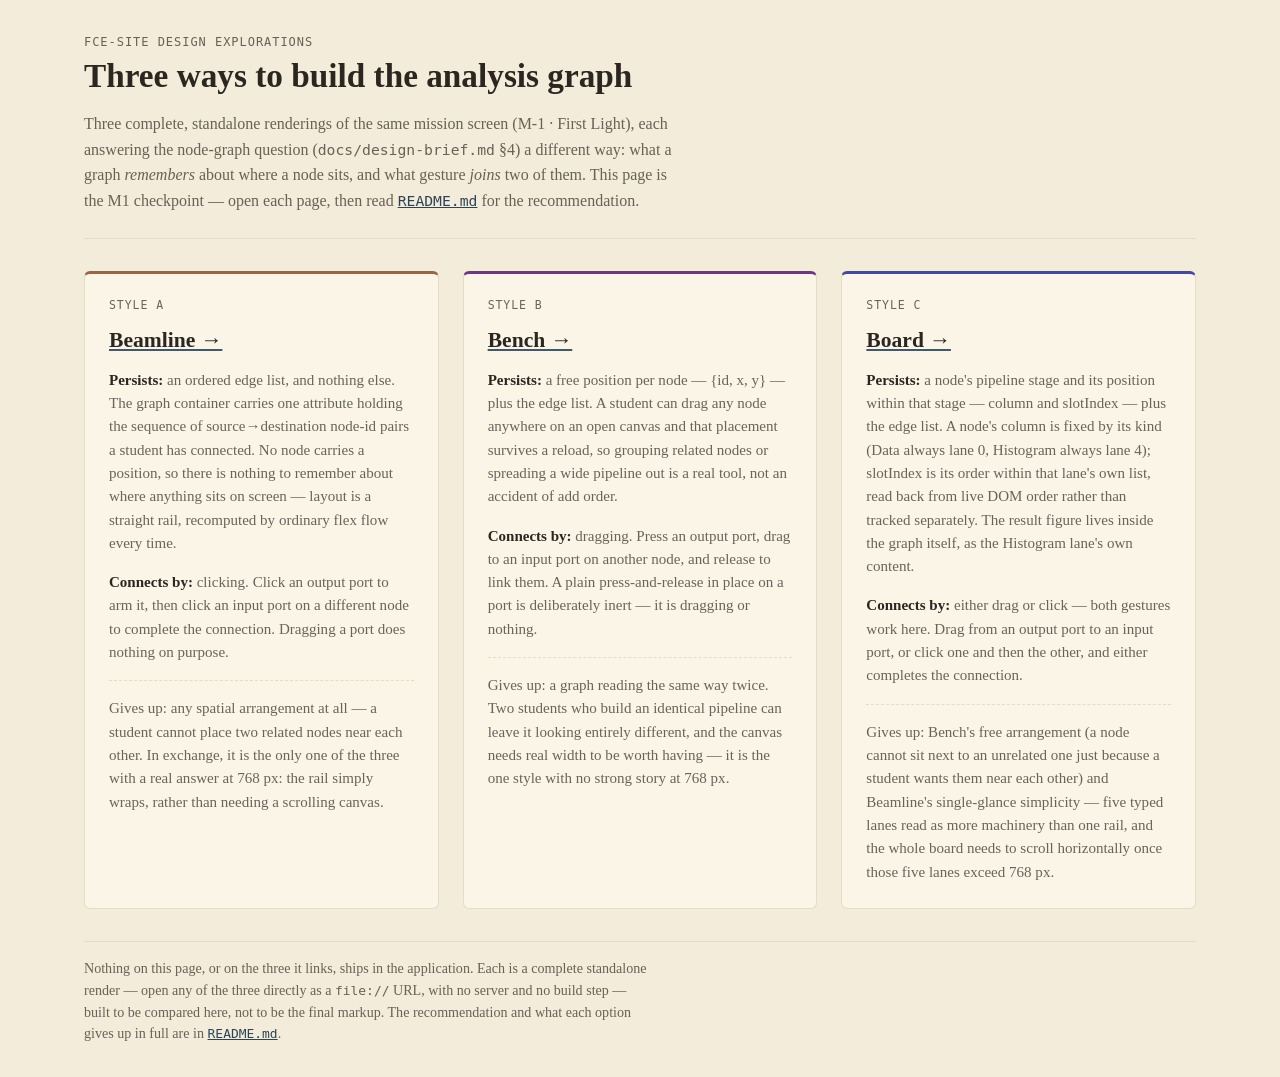
<file: docs/design-explorations/index.html>
<!DOCTYPE html>
<html lang="en">
<head>
<meta charset="utf-8" />
<meta name="viewport" content="width=device-width, initial-scale=1" />
<title>D-007 — node graph style comparison (design explorations)</title>
<link rel="stylesheet" href="tokens.css" />
<link rel="stylesheet" href="index.css" />
</head>
<body>
<main class="page">

  <header class="cmp-header">
    <span class="cmp-header__eyebrow">FCE-site design explorations</span>
    <h1 class="cmp-header__title">Three ways to build the analysis graph</h1>
    <p class="cmp-header__lede">Three complete, standalone renderings of the same mission
      screen (M-1 · First Light), each answering the node-graph question
      (<code>docs/design-brief.md</code> §4) a different way: what a graph <em>remembers</em>
      about where a node sits, and what gesture <em>joins</em> two of them. This page is the
      M1 checkpoint — open each page, then read
      <a href="README.md"><code>README.md</code></a> for the recommendation.</p>
  </header>

  <div class="cmp-grid">

    <section id="beamline" class="cmp-card">
      <span class="cmp-card__n">Style A</span>
      <h2 class="cmp-card__h"><a href="beamline.html">Beamline →</a></h2>
      <p class="cmp-card__persists"><strong>Persists:</strong> an ordered edge list, and
        nothing else. The graph container carries one attribute holding the sequence of
        source→destination node-id pairs a student has connected. No node carries a
        position, so there is nothing to remember about where anything sits on screen —
        layout is a straight rail, recomputed by ordinary flex flow every time.</p>
      <p class="cmp-card__gesture"><strong>Connects by:</strong> clicking. Click an output
        port to arm it, then click an input port on a different node to complete the
        connection. Dragging a port does nothing on purpose.</p>
      <p class="cmp-card__cost">Gives up: any spatial arrangement at all — a student cannot
        place two related nodes near each other. In exchange, it is the only one of the
        three with a real answer at 768 px: the rail simply wraps, rather than needing a
        scrolling canvas.</p>
    </section>

    <section id="bench" class="cmp-card">
      <span class="cmp-card__n">Style B</span>
      <h2 class="cmp-card__h"><a href="bench.html">Bench →</a></h2>
      <p class="cmp-card__persists"><strong>Persists:</strong> a free position per node —
        {id, x, y} — plus the edge list. A student can drag any node anywhere on an open
        canvas and that placement survives a reload, so grouping related nodes or spreading
        a wide pipeline out is a real tool, not an accident of add order.</p>
      <p class="cmp-card__gesture"><strong>Connects by:</strong> dragging. Press an output
        port, drag to an input port on another node, and release to link them. A plain
        press-and-release in place on a port is deliberately inert — it is dragging or
        nothing.</p>
      <p class="cmp-card__cost">Gives up: a graph reading the same way twice. Two students
        who build an identical pipeline can leave it looking entirely different, and the
        canvas needs real width to be worth having — it is the one style with no strong
        story at 768 px.</p>
    </section>

    <section id="board" class="cmp-card">
      <span class="cmp-card__n">Style C</span>
      <h2 class="cmp-card__h"><a href="board.html">Board →</a></h2>
      <p class="cmp-card__persists"><strong>Persists:</strong> a node's pipeline stage and
        its position within that stage — column and slotIndex — plus the edge list. A
        node's column is fixed by its kind (Data always lane 0, Histogram always lane 4);
        slotIndex is its order within that lane's own list, read back from live DOM order
        rather than tracked separately. The result figure lives inside the graph itself, as
        the Histogram lane's own content.</p>
      <p class="cmp-card__gesture"><strong>Connects by:</strong> either drag or click — both
        gestures work here. Drag from an output port to an input port, or click one and
        then the other, and either completes the connection.</p>
      <p class="cmp-card__cost">Gives up: Bench's free arrangement (a node cannot sit next
        to an unrelated one just because a student wants them near each other) and
        Beamline's single-glance simplicity — five typed lanes read as more machinery than
        one rail, and the whole board needs to scroll horizontally once those five lanes
        exceed 768 px.</p>
    </section>

  </div>

  <section class="cmp-footnote">
    <p>Nothing on this page, or on the three it links, ships in the application. Each is a
      complete standalone render — open any of the three directly as a <code>file://</code>
      URL, with no server and no build step — built to be compared here, not to be the
      final markup. The recommendation and what each option gives up in full are in
      <a href="README.md"><code>README.md</code></a>.</p>
  </section>

</main>
</body>
</html>
</file>
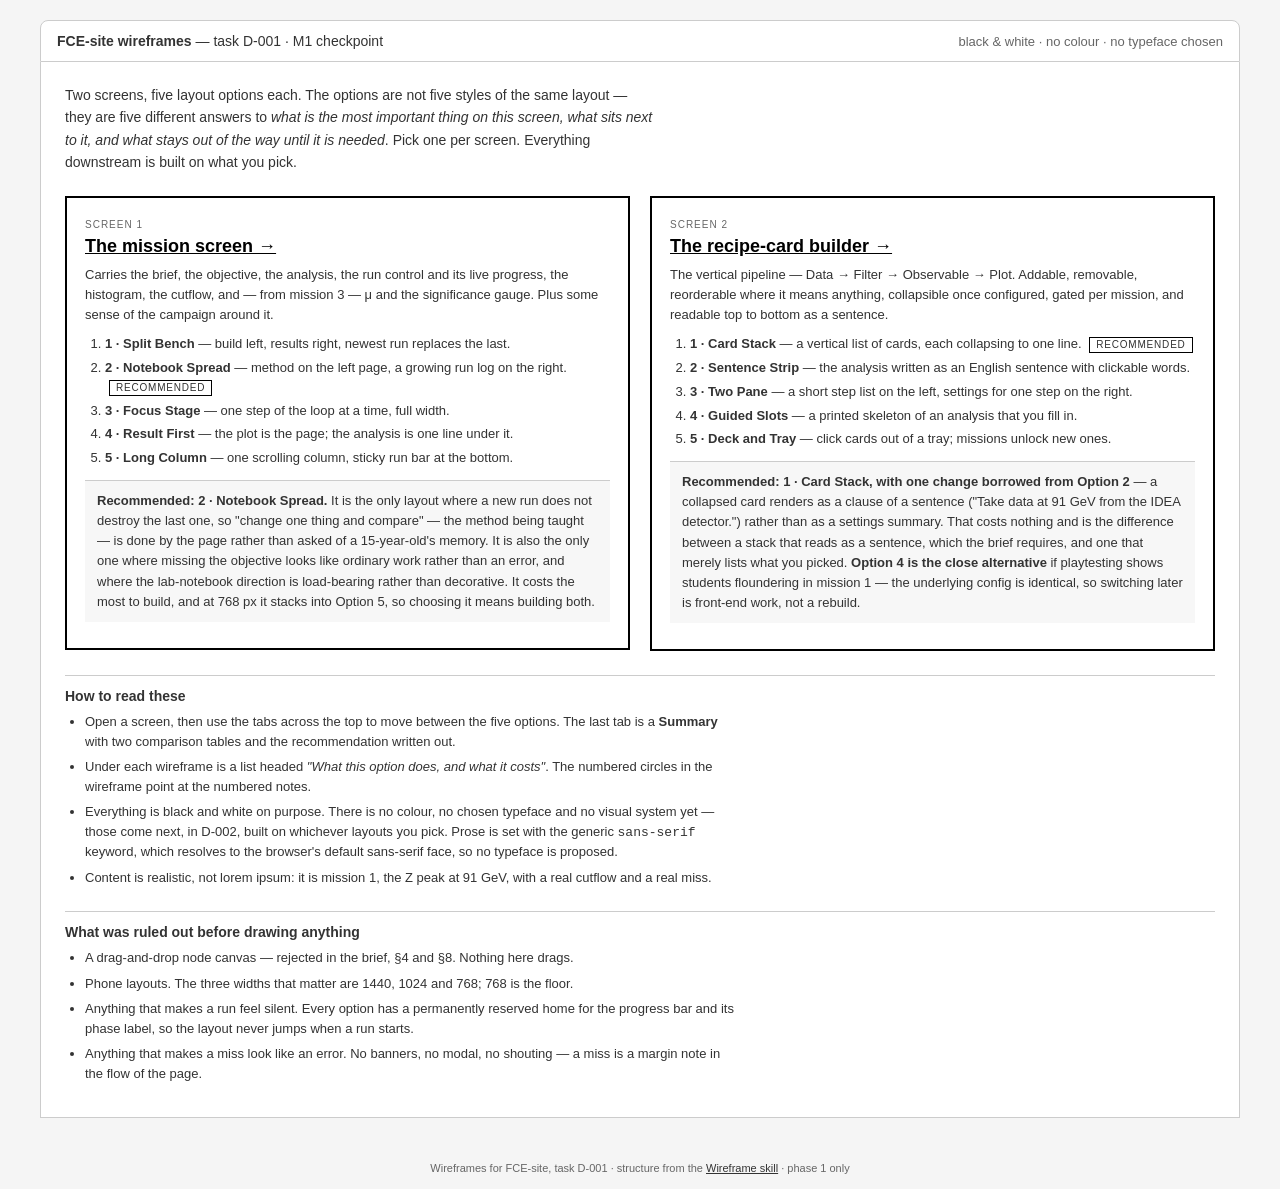
<file: docs/wireframes/index.html>
<!DOCTYPE html>
<html lang="en">
<head>
  <meta charset="UTF-8">
  <meta name="viewport" content="width=device-width, initial-scale=1.0">
  <title>FCE-site wireframes — D-001</title>
  <link rel="stylesheet" href="base.css">
  <link rel="stylesheet" href="index.css">
</head>
<body>

<div class="page-wrapper">

  <div class="title-bar">
    <span><strong>FCE-site wireframes</strong> — task D-001 · M1 checkpoint</span>
    <span class="rec">black &amp; white · no colour · no typeface chosen</span>
  </div>

  <main class="ix">

    <p class="ix__lede">Two screens, five layout options each. The options are not five styles of
    the same layout — they are five different answers to <em>what is the most important thing on
    this screen, what sits next to it, and what stays out of the way until it is needed</em>.
    Pick one per screen. Everything downstream is built on what you pick.</p>

    <div class="ix__cards">
      <section class="ix__card">
        <span class="ix__n">Screen 1</span>
        <h2><a href="mission-screen.html">The mission screen →</a></h2>
        <p>Carries the brief, the objective, the analysis, the run control and its live progress,
        the histogram, the cutflow, and — from mission 3 — μ and the significance gauge. Plus some
        sense of the campaign around it.</p>
        <ol class="ix__opts">
          <li><strong>1 · Split Bench</strong> — build left, results right, newest run replaces the last.</li>
          <li><strong>2 · Notebook Spread</strong> — method on the left page, a growing run log on the right. <span class="ix__rec">recommended</span></li>
          <li><strong>3 · Focus Stage</strong> — one step of the loop at a time, full width.</li>
          <li><strong>4 · Result First</strong> — the plot is the page; the analysis is one line under it.</li>
          <li><strong>5 · Long Column</strong> — one scrolling column, sticky run bar at the bottom.</li>
        </ol>
        <p class="ix__why"><strong>Recommended: 2 · Notebook Spread.</strong> It is the only layout
        where a new run does not destroy the last one, so "change one thing and compare" — the method
        being taught — is done by the page rather than asked of a 15-year-old's memory. It is also the
        only one where missing the objective looks like ordinary work rather than an error, and where
        the lab-notebook direction is load-bearing rather than decorative. It costs the most to build,
        and at 768 px it stacks into Option 5, so choosing it means building both.</p>
      </section>

      <section class="ix__card">
        <span class="ix__n">Screen 2</span>
        <h2><a href="recipe-builder.html">The recipe-card builder →</a></h2>
        <p>The vertical pipeline — Data → Filter → Observable → Plot. Addable, removable,
        reorderable where it means anything, collapsible once configured, gated per mission,
        and readable top to bottom as a sentence.</p>
        <ol class="ix__opts">
          <li><strong>1 · Card Stack</strong> — a vertical list of cards, each collapsing to one line. <span class="ix__rec">recommended</span></li>
          <li><strong>2 · Sentence Strip</strong> — the analysis written as an English sentence with clickable words.</li>
          <li><strong>3 · Two Pane</strong> — a short step list on the left, settings for one step on the right.</li>
          <li><strong>4 · Guided Slots</strong> — a printed skeleton of an analysis that you fill in.</li>
          <li><strong>5 · Deck and Tray</strong> — click cards out of a tray; missions unlock new ones.</li>
        </ol>
        <p class="ix__why"><strong>Recommended: 1 · Card Stack, with one change borrowed from
        Option 2</strong> — a collapsed card renders as a clause of a sentence ("Take data at 91 GeV
        from the IDEA detector.") rather than as a settings summary. That costs nothing and is the
        difference between a stack that reads as a sentence, which the brief requires, and one that
        merely lists what you picked. <strong>Option 4 is the close alternative</strong> if
        playtesting shows students floundering in mission 1 — the underlying config is identical, so
        switching later is front-end work, not a rebuild.</p>
      </section>
    </div>

    <section class="ix__note">
      <h3>How to read these</h3>
      <ul>
        <li>Open a screen, then use the tabs across the top to move between the five options. The last
        tab is a <strong>Summary</strong> with two comparison tables and the recommendation written out.</li>
        <li>Under each wireframe is a list headed <em>"What this option does, and what it costs"</em>.
        The numbered circles in the wireframe point at the numbered notes.</li>
        <li>Everything is black and white on purpose. There is no colour, no chosen typeface and no
        visual system yet — those come next, in D-002, built on whichever layouts you pick. Prose is
        set with the generic <code>sans-serif</code> keyword, which resolves to the browser's default
        sans-serif face, so no typeface is proposed.</li>
        <li>Content is realistic, not lorem ipsum: it is mission 1, the Z peak at 91 GeV, with a real
        cutflow and a real miss.</li>
      </ul>
    </section>

    <section class="ix__note">
      <h3>What was ruled out before drawing anything</h3>
      <ul>
        <li>A drag-and-drop node canvas — rejected in the brief, §4 and §8. Nothing here drags.</li>
        <li>Phone layouts. The three widths that matter are 1440, 1024 and 768; 768 is the floor.</li>
        <li>Anything that makes a run feel silent. Every option has a permanently reserved home for the
        progress bar and its phase label, so the layout never jumps when a run starts.</li>
        <li>Anything that makes a miss look like an error. No banners, no modal, no shouting — a miss is
        a margin note in the flow of the page.</li>
      </ul>
    </section>

  </main>
</div>

<footer class="skill-footer">
  Wireframes for FCE-site, task D-001 · structure from the <a href="https://github.com/Magdoub/claude-wireframe-skill">Wireframe skill</a> · phase 1 only
</footer>

</body>
</html>
</file>
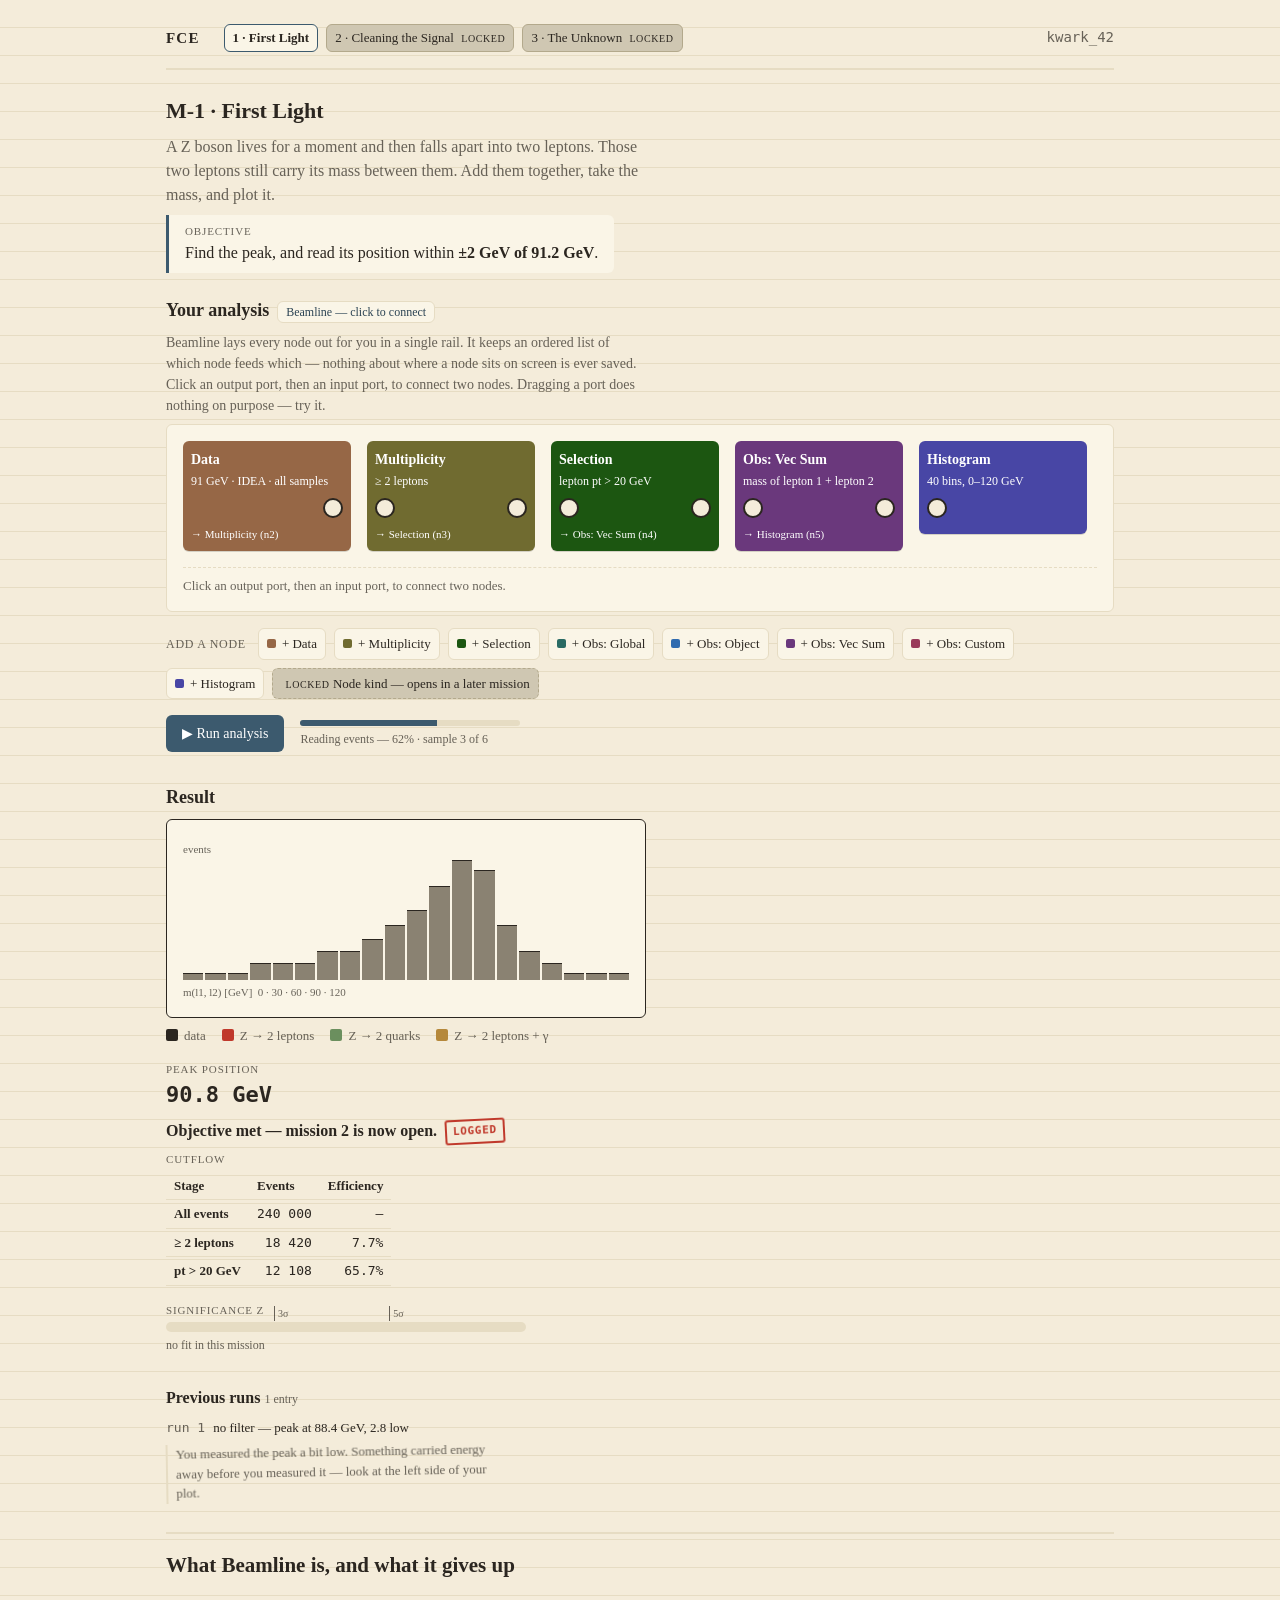
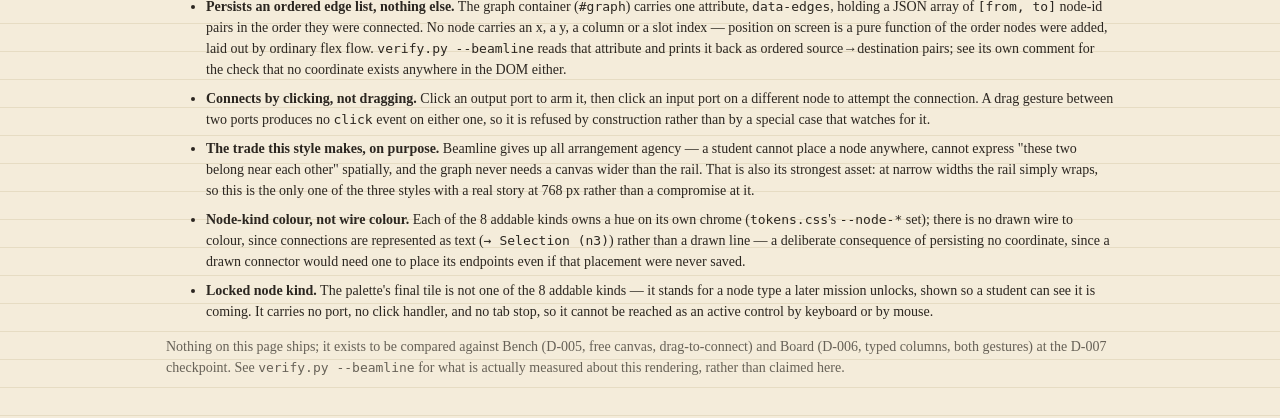
<file: docs/design-explorations/beamline.html>
<!DOCTYPE html>
<html lang="en">
<head>
<meta charset="utf-8" />
<meta name="viewport" content="width=device-width, initial-scale=1" />
<title>D-004 — node graph style A: Beamline (design exploration)</title>
<link rel="stylesheet" href="tokens.css" />
<link rel="stylesheet" href="beamline.css" />
</head>
<body>
<main class="page">

  <header class="topbar">
    <span class="topbar__brand" data-wf="brand">FCE</span>
    <nav class="campaign-nav" data-wf="campaign-nav" aria-label="Missions">
      <span class="chip chip--current">1 · First Light</span>
      <span class="chip chip--locked" data-wf="mission-locked" aria-disabled="true">2 · Cleaning the Signal <span class="lock-tag">locked</span></span>
      <span class="chip chip--locked" aria-disabled="true">3 · The Unknown <span class="lock-tag">locked</span></span>
    </nav>
    <span class="topbar__who" data-wf="student-id">kwark_42</span>
  </header>

  <section class="brief">
    <h1 class="brief__title" data-wf="mission-title">M-1 · First Light</h1>
    <p class="brief__text" data-wf="mission-brief">A Z boson lives for a moment and then falls
      apart into two leptons. Those two leptons still carry its mass between them. Add them
      together, take the mass, and plot it.</p>
    <div class="objective" data-wf="objective">
      <span class="label">Objective</span>
      <p>Find the peak, and read its position within <strong>±2 GeV of 91.2 GeV</strong>.</p>
    </div>
  </section>

  <section class="builder">
    <h2 class="builder__h">Your analysis <span class="style-tag">Beamline — click to connect</span></h2>
    <p class="builder__note">Beamline lays every node out for you in a single rail. It keeps an
      ordered list of which node feeds which — nothing about where a node sits on screen is
      ever saved. Click an output port, then an input port, to connect two nodes. Dragging a
      port does nothing on purpose — try it.</p>

    <div class="graph" id="graph" data-wf="graph" data-edges="[]">
      <ol class="graph__rail" id="graph-rail" aria-label="Analysis pipeline"></ol>
      <p class="graph__status" id="graph-status" data-wf="connect-status" aria-live="polite">
        Click an output port, then an input port, to connect two nodes.</p>
    </div>

    <div class="palette" data-wf="node-palette">
      <span class="palette__label">Add a node</span>
      <button class="palette__add palette__add--data" data-add-kind="DataSource" type="button">+ Data</button>
      <button class="palette__add palette__add--multiplicity" data-add-kind="Multiplicity" type="button">+ Multiplicity</button>
      <button class="palette__add palette__add--selection" data-add-kind="Selection" type="button">+ Selection</button>
      <button class="palette__add palette__add--obs-global" data-add-kind="ObsGlobal" type="button">+ Obs: Global</button>
      <button class="palette__add palette__add--obs-object" data-add-kind="ObsObject" type="button">+ Obs: Object</button>
      <button class="palette__add palette__add--obs-vecsum" data-add-kind="ObsVectorSum" type="button">+ Obs: Vec Sum</button>
      <button class="palette__add palette__add--obs-custom" data-add-kind="ObsCustom" type="button">+ Obs: Custom</button>
      <button class="palette__add palette__add--histogram" data-add-kind="Histogram" type="button">+ Histogram</button>
      <div class="palette__locked" data-wf="node-locked" aria-disabled="true">
        <span class="lock-tag">locked</span> Node kind — opens in a later mission
      </div>
    </div>

    <div class="run-panel" id="run-panel">
      <button class="btn btn--go" id="run-button" data-wf="run-control" type="button">▶ Run analysis</button>
      <div class="run-progress" data-wf="run-progress">
        <div class="run-progress__bar"><span class="run-progress__fill"></span></div>
        <p class="run-progress__phase">Reading events — 62% · sample 3 of 6</p>
      </div>
    </div>
  </section>

  <section class="results">
    <h2 class="results__h">Result</h2>
    <figure class="plot-placeholder" data-wf="plot">
      <span class="plot__ylab">events</span>
      <div class="plot__area">
        <div class="hist">
          <span class="b1"></span><span class="b1"></span><span class="b1"></span>
          <span class="b2"></span><span class="b2"></span><span class="b2"></span>
          <span class="b3"></span><span class="b3"></span><span class="b4"></span>
          <span class="b5"></span><span class="b6"></span><span class="b8"></span>
          <span class="b10"></span><span class="b9"></span><span class="b5"></span>
          <span class="b3"></span><span class="b2"></span><span class="b1"></span>
          <span class="b1"></span><span class="b1"></span>
        </div>
      </div>
      <figcaption class="plot__xlab">m(l1, l2) [GeV] &nbsp;0 · 30 · 60 · 90 · 120</figcaption>
    </figure>

    <ul class="legend" data-wf="legend">
      <li><span class="swatch swatch--data"></span>data</li>
      <li><span class="swatch swatch--x1"></span>Z → 2 leptons</li>
      <li><span class="swatch swatch--x2"></span>Z → 2 quarks</li>
      <li><span class="swatch swatch--x3"></span>Z → 2 leptons + γ</li>
    </ul>

    <div class="readout" data-wf="readout">
      <span class="label">Peak position</span>
      <strong class="num">90.8 GeV</strong>
    </div>

    <p class="verdict verdict--met" data-wf="verdict">Objective met — mission 2 is now open.
      <span class="stamp" data-wf="stamp" aria-hidden="true">LOGGED</span></p>

    <table class="cutflow" data-wf="cutflow">
      <caption>Cutflow</caption>
      <thead>
        <tr><th scope="col">Stage</th><th scope="col">Events</th><th scope="col">Efficiency</th></tr>
      </thead>
      <tbody>
        <tr><th scope="row">All events</th><td class="num">240 000</td><td class="num">—</td></tr>
        <tr><th scope="row">≥ 2 leptons</th><td class="num">18 420</td><td class="num">7.7%</td></tr>
        <tr><th scope="row">pt &gt; 20 GeV</th><td class="num">12 108</td><td class="num">65.7%</td></tr>
      </tbody>
    </table>

    <div class="gauge" data-wf="gauge">
      <span class="label">Significance Z</span>
      <div class="gauge__bar">
        <span class="gauge__tick gauge__tick--3">3σ</span>
        <span class="gauge__tick gauge__tick--5">5σ</span>
      </div>
      <p class="muted">no fit in this mission</p>
    </div>
  </section>

  <section class="log" data-wf="run-history">
    <h2>Previous runs <span class="count">1 entry</span></h2>
    <article class="log__entry">
      <header>
        <span class="log__n">run 1</span>
        <span class="log__d">no filter — peak at 88.4 GeV, 2.8 low</span>
      </header>
      <p class="margin-note" data-wf="margin-note">You measured the peak a bit low. Something
        carried energy away before you measured it — look at the left side of your plot.</p>
    </article>
  </section>

  <section class="annotations">
    <h2>What Beamline is, and what it gives up</h2>
    <ul>
      <li><strong>Persists an ordered edge list, nothing else.</strong> The graph container
        (<code>#graph</code>) carries one attribute, <code>data-edges</code>, holding a JSON
        array of <code>[from, to]</code> node-id pairs in the order they were connected. No
        node carries an x, a y, a column or a slot index — position on screen is a pure
        function of the order nodes were added, laid out by ordinary flex flow.
        <code>verify.py --beamline</code> reads that attribute and prints it back as
        ordered source→destination pairs; see its own comment for the check that no
        coordinate exists anywhere in the DOM either.</li>
      <li><strong>Connects by clicking, not dragging.</strong> Click an output port to arm it,
        then click an input port on a different node to attempt the connection. A drag
        gesture between two ports produces no <code>click</code> event on either one, so it
        is refused by construction rather than by a special case that watches for it.</li>
      <li><strong>The trade this style makes, on purpose.</strong> Beamline gives up all
        arrangement agency — a student cannot place a node anywhere, cannot express "these
        two belong near each other" spatially, and the graph never needs a canvas wider than
        the rail. That is also its strongest asset: at narrow widths the rail simply wraps,
        so this is the only one of the three styles with a real story at 768 px rather than a
        compromise at it.</li>
      <li><strong>Node-kind colour, not wire colour.</strong> Each of the 8 addable kinds owns
        a hue on its own chrome (<code>tokens.css</code>'s <code>--node-*</code> set); there
        is no drawn wire to colour, since connections are represented as text
        (<code>→ Selection (n3)</code>) rather than a drawn line — a deliberate consequence
        of persisting no coordinate, since a drawn connector would need one to place its
        endpoints even if that placement were never saved.</li>
      <li><strong>Locked node kind.</strong> The palette's final tile is not one of the 8
        addable kinds — it stands for a node type a later mission unlocks, shown so a student
        can see it is coming. It carries no port, no click handler, and no tab stop, so it
        cannot be reached as an active control by keyboard or by mouse.</li>
    </ul>
    <p>Nothing on this page ships; it exists to be compared against Bench (D-005, free
      canvas, drag-to-connect) and Board (D-006, typed columns, both gestures) at the D-007
      checkpoint. See <code>verify.py --beamline</code> for what is actually measured about
      this rendering, rather than claimed here.</p>
  </section>

</main>
<script src="beamline.js"></script>
</body>
</html>
</file>
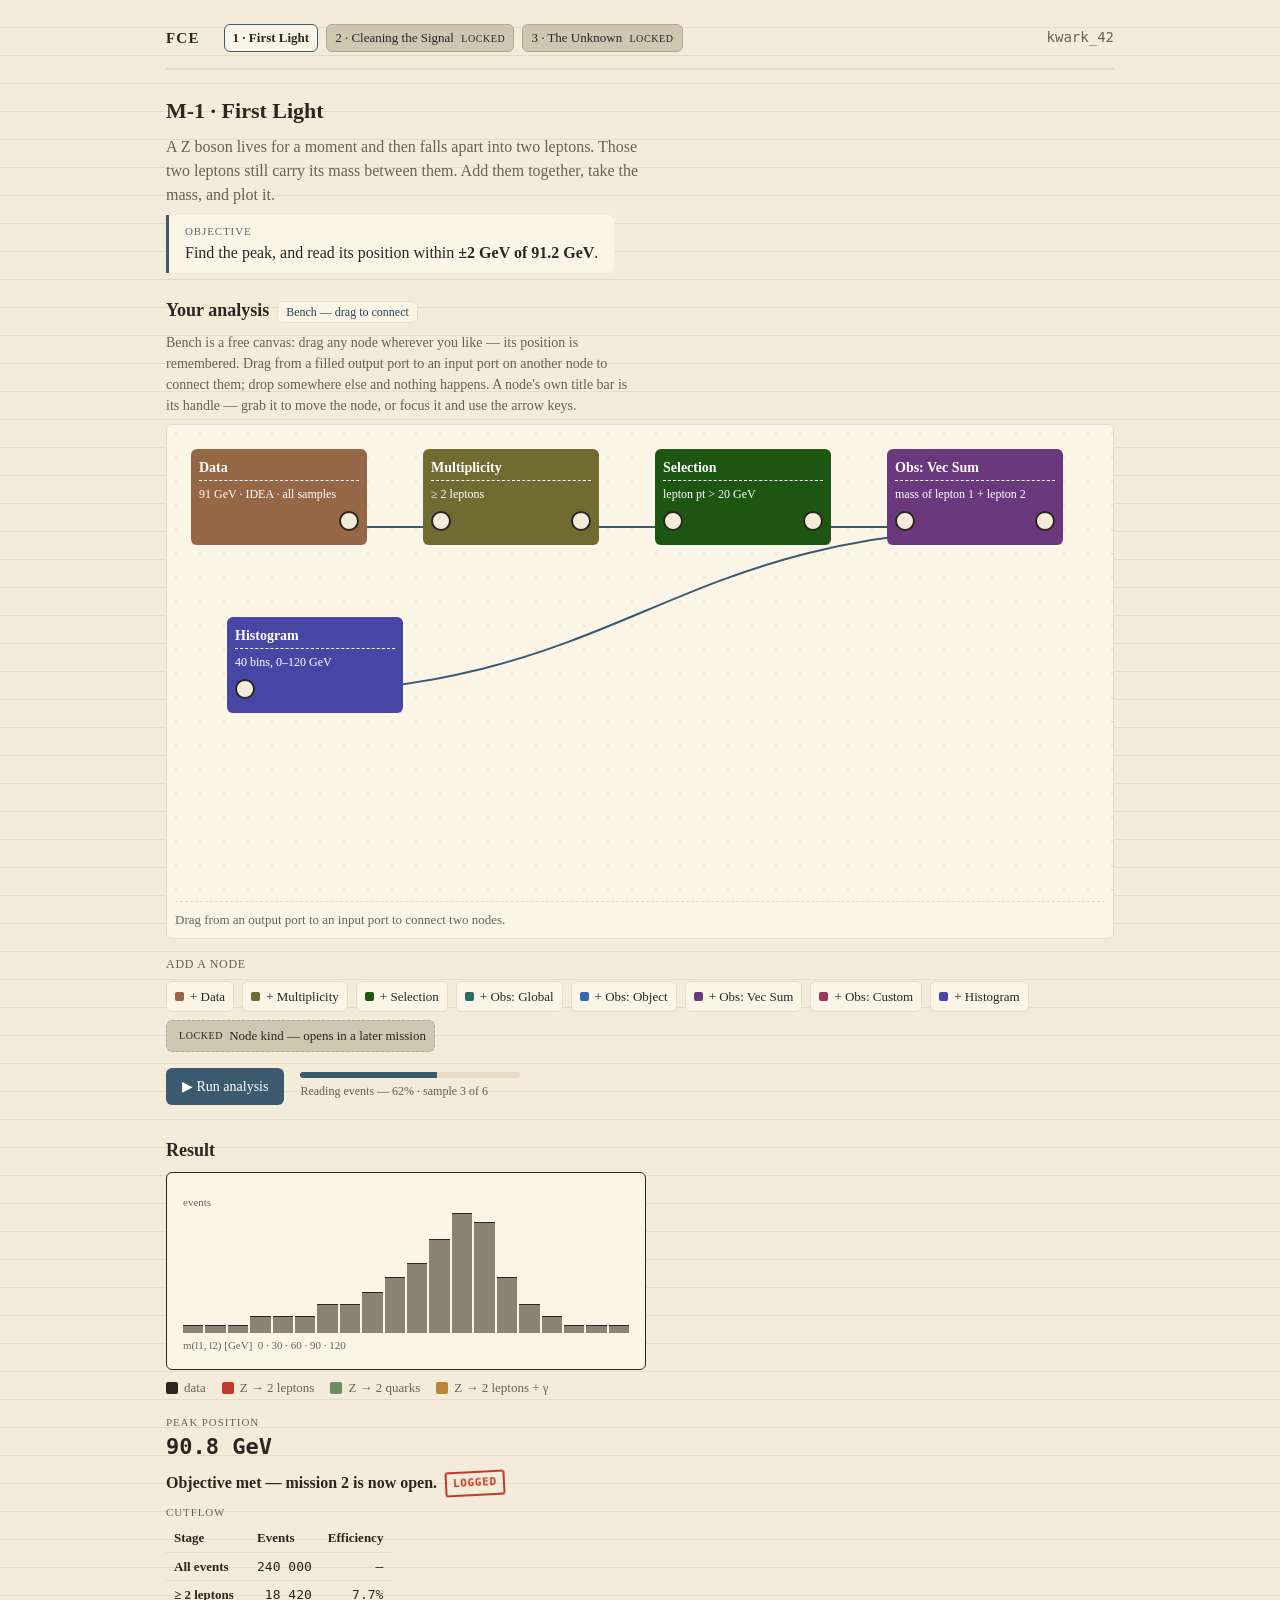
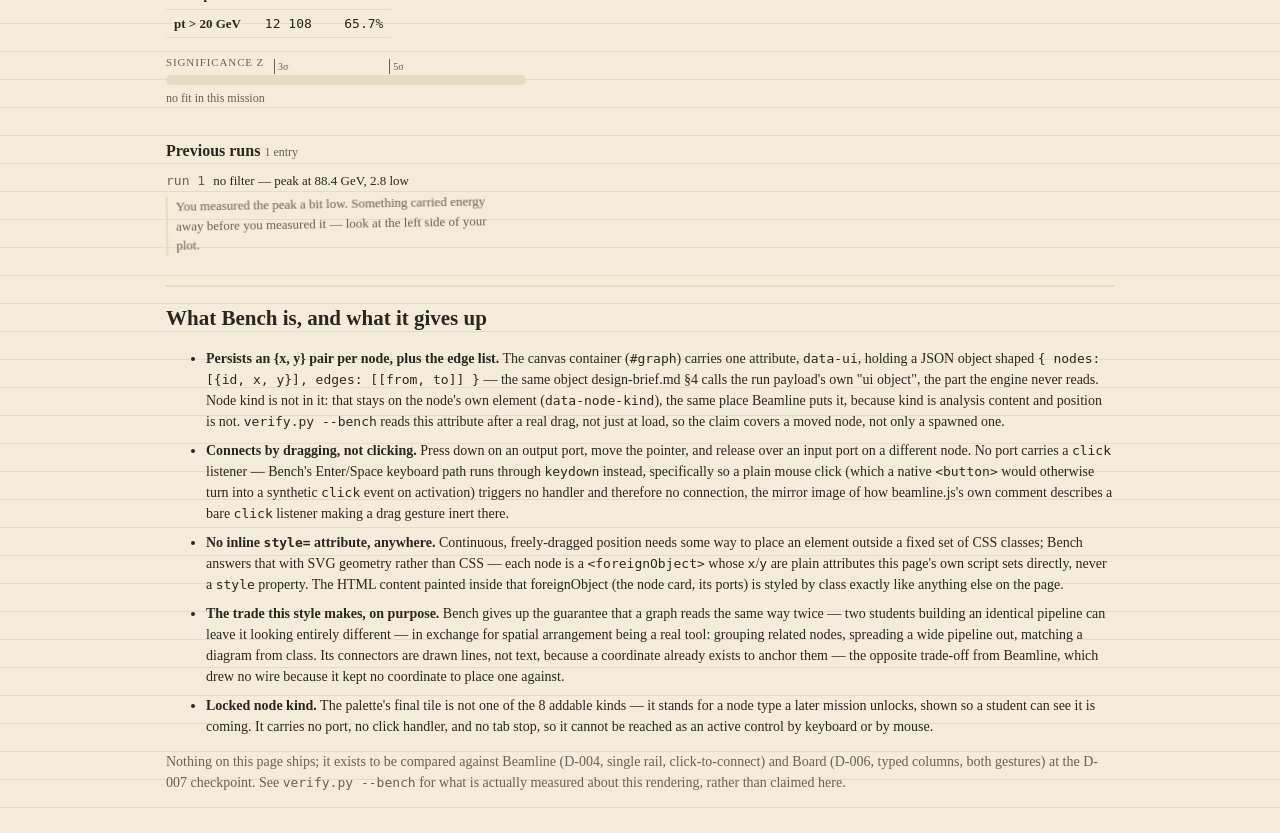
<file: docs/design-explorations/bench.html>
<!DOCTYPE html>
<html lang="en">
<head>
<meta charset="utf-8" />
<meta name="viewport" content="width=device-width, initial-scale=1" />
<title>D-005 — node graph style B: Bench (design exploration)</title>
<link rel="stylesheet" href="tokens.css" />
<link rel="stylesheet" href="bench.css" />
</head>
<body>
<main class="page">

  <header class="topbar">
    <span class="topbar__brand" data-wf="brand">FCE</span>
    <nav class="campaign-nav" data-wf="campaign-nav" aria-label="Missions">
      <span class="chip chip--current">1 · First Light</span>
      <span class="chip chip--locked" data-wf="mission-locked" aria-disabled="true">2 · Cleaning the Signal <span class="lock-tag">locked</span></span>
      <span class="chip chip--locked" aria-disabled="true">3 · The Unknown <span class="lock-tag">locked</span></span>
    </nav>
    <span class="topbar__who" data-wf="student-id">kwark_42</span>
  </header>

  <section class="brief">
    <h1 class="brief__title" data-wf="mission-title">M-1 · First Light</h1>
    <p class="brief__text" data-wf="mission-brief">A Z boson lives for a moment and then falls
      apart into two leptons. Those two leptons still carry its mass between them. Add them
      together, take the mass, and plot it.</p>
    <div class="objective" data-wf="objective">
      <span class="label">Objective</span>
      <p>Find the peak, and read its position within <strong>±2 GeV of 91.2 GeV</strong>.</p>
    </div>
  </section>

  <section class="builder">
    <h2 class="builder__h">Your analysis <span class="style-tag">Bench — drag to connect</span></h2>
    <p class="builder__note">Bench is a free canvas: drag any node wherever you like — its
      position is remembered. Drag from a filled output port to an input port on another node
      to connect them; drop somewhere else and nothing happens. A node's own title bar is its
      handle — grab it to move the node, or focus it and use the arrow keys.</p>

    <div class="canvas-wrap" id="graph" data-wf="graph" data-ui='{"nodes":[],"edges":[]}'>
      <svg class="canvas" id="canvas-svg" viewBox="0 0 980 460" width="980" height="460"
           role="group" aria-label="Analysis canvas — drag nodes to arrange, drag between ports to connect">
        <defs>
          <pattern id="bench-grid" width="24" height="24" patternUnits="userSpaceOnUse">
            <circle cx="1" cy="1" r="1" class="grid-dot"></circle>
          </pattern>
          <marker id="bench-arrow" viewBox="0 0 8 8" refX="7" refY="4" markerWidth="6" markerHeight="6" orient="auto-start-reverse">
            <path d="M0,0 L8,4 L0,8 Z" class="edge-arrowhead"></path>
          </marker>
        </defs>
        <rect x="0" y="0" width="980" height="460" class="canvas-bg"></rect>
        <rect x="0" y="0" width="980" height="460" fill="url(#bench-grid)"></rect>
        <g id="edges-layer"></g>
        <g id="nodes-layer"></g>
      </svg>
      <p class="graph__status" id="graph-status" data-wf="connect-status" aria-live="polite">
        Drag from an output port to an input port to connect two nodes.</p>
    </div>

    <div class="node-palette">
      <span class="palette__label">Add a node</span>
      <ul class="palette" data-wf="node-palette">
        <li><button class="palette__add palette__add--data" data-add-kind="DataSource" type="button">+ Data</button></li>
        <li><button class="palette__add palette__add--multiplicity" data-add-kind="Multiplicity" type="button">+ Multiplicity</button></li>
        <li><button class="palette__add palette__add--selection" data-add-kind="Selection" type="button">+ Selection</button></li>
        <li><button class="palette__add palette__add--obs-global" data-add-kind="ObsGlobal" type="button">+ Obs: Global</button></li>
        <li><button class="palette__add palette__add--obs-object" data-add-kind="ObsObject" type="button">+ Obs: Object</button></li>
        <li><button class="palette__add palette__add--obs-vecsum" data-add-kind="ObsVectorSum" type="button">+ Obs: Vec Sum</button></li>
        <li><button class="palette__add palette__add--obs-custom" data-add-kind="ObsCustom" type="button">+ Obs: Custom</button></li>
        <li><button class="palette__add palette__add--histogram" data-add-kind="Histogram" type="button">+ Histogram</button></li>
        <li class="palette__locked" data-wf="node-locked" aria-disabled="true">
          <span class="lock-tag">locked</span> Node kind — opens in a later mission
        </li>
      </ul>
    </div>

    <div class="run-panel" id="run-panel">
      <button class="btn btn--go" id="run-button" data-wf="run-control" type="button">▶ Run analysis</button>
      <div class="run-progress" data-wf="run-progress">
        <div class="run-progress__bar"><span class="run-progress__fill"></span></div>
        <p class="run-progress__phase">Reading events — 62% · sample 3 of 6</p>
      </div>
    </div>
  </section>

  <section class="results">
    <h2 class="results__h">Result</h2>
    <figure class="plot-placeholder" data-wf="plot">
      <span class="plot__ylab">events</span>
      <div class="plot__area">
        <div class="hist">
          <span class="b1"></span><span class="b1"></span><span class="b1"></span>
          <span class="b2"></span><span class="b2"></span><span class="b2"></span>
          <span class="b3"></span><span class="b3"></span><span class="b4"></span>
          <span class="b5"></span><span class="b6"></span><span class="b8"></span>
          <span class="b10"></span><span class="b9"></span><span class="b5"></span>
          <span class="b3"></span><span class="b2"></span><span class="b1"></span>
          <span class="b1"></span><span class="b1"></span>
        </div>
      </div>
      <figcaption class="plot__xlab">m(l1, l2) [GeV] &nbsp;0 · 30 · 60 · 90 · 120</figcaption>
    </figure>

    <ul class="legend" data-wf="legend">
      <li><span class="swatch swatch--data"></span>data</li>
      <li><span class="swatch swatch--x1"></span>Z → 2 leptons</li>
      <li><span class="swatch swatch--x2"></span>Z → 2 quarks</li>
      <li><span class="swatch swatch--x3"></span>Z → 2 leptons + γ</li>
    </ul>

    <div class="readout" data-wf="readout">
      <span class="label">Peak position</span>
      <strong class="num">90.8 GeV</strong>
    </div>

    <p class="verdict verdict--met" data-wf="verdict">Objective met — mission 2 is now open.
      <span class="stamp" data-wf="stamp" aria-hidden="true">LOGGED</span></p>

    <table class="cutflow" data-wf="cutflow">
      <caption>Cutflow</caption>
      <thead>
        <tr><th scope="col">Stage</th><th scope="col">Events</th><th scope="col">Efficiency</th></tr>
      </thead>
      <tbody>
        <tr><th scope="row">All events</th><td class="num">240 000</td><td class="num">—</td></tr>
        <tr><th scope="row">≥ 2 leptons</th><td class="num">18 420</td><td class="num">7.7%</td></tr>
        <tr><th scope="row">pt &gt; 20 GeV</th><td class="num">12 108</td><td class="num">65.7%</td></tr>
      </tbody>
    </table>

    <div class="gauge" data-wf="gauge">
      <span class="label">Significance Z</span>
      <div class="gauge__bar">
        <span class="gauge__tick gauge__tick--3">3σ</span>
        <span class="gauge__tick gauge__tick--5">5σ</span>
      </div>
      <p class="muted">no fit in this mission</p>
    </div>
  </section>

  <section class="log" data-wf="run-history">
    <h2>Previous runs <span class="count">1 entry</span></h2>
    <article class="log__entry">
      <header>
        <span class="log__n">run 1</span>
        <span class="log__d">no filter — peak at 88.4 GeV, 2.8 low</span>
      </header>
      <p class="margin-note" data-wf="margin-note">You measured the peak a bit low. Something
        carried energy away before you measured it — look at the left side of your plot.</p>
    </article>
  </section>

  <section class="annotations">
    <h2>What Bench is, and what it gives up</h2>
    <ul>
      <li><strong>Persists an {x, y} pair per node, plus the edge list.</strong> The canvas
        container (<code>#graph</code>) carries one attribute, <code>data-ui</code>, holding a
        JSON object shaped <code>{ nodes: [{id, x, y}], edges: [[from, to]] }</code> — the same
        object design-brief.md §4 calls the run payload's own "ui object", the part the engine
        never reads. Node kind is not in it: that stays on the node's own element
        (<code>data-node-kind</code>), the same place Beamline puts it, because kind is analysis
        content and position is not. <code>verify.py --bench</code> reads this attribute after a
        real drag, not just at load, so the claim covers a moved node, not only a spawned one.</li>
      <li><strong>Connects by dragging, not clicking.</strong> Press down on an output port,
        move the pointer, and release over an input port on a different node. No port carries a
        <code>click</code> listener — Bench's Enter/Space keyboard path runs through
        <code>keydown</code> instead, specifically so a plain mouse click (which a native
        <code>&lt;button&gt;</code> would otherwise turn into a synthetic <code>click</code>
        event on activation) triggers no handler and therefore no connection, the mirror image
        of how beamline.js's own comment describes a bare <code>click</code> listener making a
        drag gesture inert there.</li>
      <li><strong>No inline <code>style=</code> attribute, anywhere.</strong> Continuous,
        freely-dragged position needs some way to place an element outside a fixed set of CSS
        classes; Bench answers that with SVG geometry rather than CSS — each node is a
        <code>&lt;foreignObject&gt;</code> whose <code>x</code>/<code>y</code> are plain
        attributes this page's own script sets directly, never a <code>style</code> property. The HTML content
        painted inside that foreignObject (the node card, its ports) is styled by class exactly
        like anything else on the page.</li>
      <li><strong>The trade this style makes, on purpose.</strong> Bench gives up the guarantee
        that a graph reads the same way twice — two students building an identical pipeline can
        leave it looking entirely different — in exchange for spatial arrangement being a real
        tool: grouping related nodes, spreading a wide pipeline out, matching a diagram from
        class. Its connectors are drawn lines, not text, because a coordinate already exists to
        anchor them — the opposite trade-off from Beamline, which drew no wire because it kept no
        coordinate to place one against.</li>
      <li><strong>Locked node kind.</strong> The palette's final tile is not one of the 8 addable
        kinds — it stands for a node type a later mission unlocks, shown so a student can see it
        is coming. It carries no port, no click handler, and no tab stop, so it cannot be reached
        as an active control by keyboard or by mouse.</li>
    </ul>
    <p>Nothing on this page ships; it exists to be compared against Beamline (D-004, single
      rail, click-to-connect) and Board (D-006, typed columns, both gestures) at the D-007
      checkpoint. See <code>verify.py --bench</code> for what is actually measured about this
      rendering, rather than claimed here.</p>
  </section>

</main>
<!-- Inlined, not fetched by src=: a plain, unflagged Chromium refuses to load a file:// <script type="module" src=...> as a cross-origin fetch (CORS on the module loader specifically), so this page would be empty for any student who opens it without a server. The script stays type="module" (module scope, no leaked globals). This inline block is the only copy of this script -- there is no separate JS file; edit it here. -->
<script type="module">
/* D-005 exploration: style B, "Bench".
 *
 * Not part of the shipping app. Demonstrates the second of the three
 * persistence/interaction models the user asked to compare (Beamline,
 * D-004; Board, D-006 next): a FREE CANVAS that persists an {x, y} pair per
 * node, and connects two nodes by DRAGGING from an output port to an input
 * port, never by clicking one.
 *
 * Persistence lives in one attribute, `data-ui`, on `#graph`:
 *   { "nodes": [ { "id": "n1", "x": 40, "y": 24 }, ... ],
 *     "edges": [ ["n1", "n2"], ... ] }
 * This is deliberately the shape design-brief.md §4 calls the "ui object" —
 * coordinates and the edge list, nothing the engine itself would need to
 * understand. Node *kind* is not in it; that lives on each node's own
 * element (`data-node-kind`), the same place Beamline puts it, because kind
 * is analysis content the run payload carries, not a layout fact.
 *
 * No inline `style=` attribute is used anywhere for positioning. Each node
 * is drawn as an SVG `<foreignObject>` whose `x`/`y`/`width`/`height` are
 * plain geometry attributes — not CSS, not `style=` — so a continuous,
 * freely-dragged position is expressible without ever writing to an
 * element's `style` property. `bench.css` styles the HTML content inside
 * each foreignObject (the node card, its ports) entirely by class.
 *
 * The 8 addable node kinds and the legal source -> destination pairs are
 * the same facts Beamline sources from the vendored reference's own
 * allowlist (`ui/graph.py:_VALID_CONNECTIONS`) — see beamline.js's own
 * comment for how that was checked. Bare "Observable" stays excluded for
 * the same reason.
 */

const SVG_NS = "http://www.w3.org/2000/svg";

const NODE_KINDS = [
  { kind: "DataSource", label: "Data", cls: "data", hasIn: false, hasOut: true },
  { kind: "Multiplicity", label: "Multiplicity", cls: "multiplicity", hasIn: true, hasOut: true },
  { kind: "Selection", label: "Selection", cls: "selection", hasIn: true, hasOut: true },
  { kind: "ObsGlobal", label: "Obs: Global", cls: "obs-global", hasIn: true, hasOut: true },
  { kind: "ObsObject", label: "Obs: Object", cls: "obs-object", hasIn: true, hasOut: true },
  { kind: "ObsVectorSum", label: "Obs: Vec Sum", cls: "obs-vecsum", hasIn: true, hasOut: true },
  { kind: "ObsCustom", label: "Obs: Custom", cls: "obs-custom", hasIn: true, hasOut: true },
  { kind: "Histogram", label: "Histogram", cls: "histogram", hasIn: true, hasOut: false },
];

const KIND_BY_NAME = Object.fromEntries(NODE_KINDS.map((k) => [k.kind, k]));

const VALID_CONNECTIONS = {
  DataSource: ["Multiplicity", "Selection"],
  Multiplicity: ["Multiplicity", "Selection"],
  Selection: ["Selection", "ObsGlobal", "ObsObject", "ObsVectorSum", "ObsCustom"],
  ObsGlobal: ["Histogram"],
  ObsObject: ["Histogram"],
  ObsVectorSum: ["Histogram"],
  ObsCustom: ["Histogram"],
  Histogram: [],
};

function isLegal(srcKind, dstKind) {
  return (VALID_CONNECTIONS[srcKind] || []).includes(dstKind);
}

const NODE_W = 176;
const NODE_H = 96;
const CANVAS_W = 980;
const CANVAS_H = 460;
const NUDGE = 12;
const NUDGE_BIG = 40;

// The only state this file keeps. `nodes` carries kind AND position because
// position is what this style exists to hold — contrast with Beamline,
// whose equivalent map carries kind alone. `edges` is the same ordered
// [from, to] list shape Beamline persists.
const graphState = {
  nodes: new Map(), // id -> { kind, x, y }
  edges: [], // [fromId, toId][]
  nextId: 1,
  spawnIndex: 0,
  connectDrag: null, // { fromId, fromKind } while a pointer drags from an out-port
  keyboardArmed: null, // { id, kind } while an out-port is armed via Enter/Space
};

let els = {};

function nodeLabel(id) {
  const n = graphState.nodes.get(id);
  return n ? `${KIND_BY_NAME[n.kind].label} (${id})` : id;
}

function persistUI() {
  const nodes = Array.from(graphState.nodes, ([id, n]) => ({ id, x: n.x, y: n.y }));
  els.graph.setAttribute("data-ui", JSON.stringify({ nodes, edges: graphState.edges }));
}

function setStatus(text) {
  els.status.textContent = text;
}

function clampToCanvas(x, y) {
  return {
    x: Math.max(0, Math.min(CANVAS_W - NODE_W, x)),
    y: Math.max(0, Math.min(CANVAS_H - NODE_H, y)),
  };
}

function nextSpawnPoint() {
  const perRow = 4;
  const i = graphState.spawnIndex++;
  const col = i % perRow;
  const row = Math.floor(i / perRow);
  const x = 16 + col * 232 + (row % 2) * 36;
  const y = 16 + row * 168;
  return clampToCanvas(x, y);
}

function clientToSvgPoint(clientX, clientY) {
  const pt = els.svg.createSVGPoint();
  pt.x = clientX;
  pt.y = clientY;
  return pt.matrixTransform(els.svg.getScreenCTM().inverse());
}

function foreignObjectFor(id) {
  return els.nodesLayer.querySelector(`foreignObject[data-node-id="${id}"]`);
}

function portCenterSvg(id, role) {
  const sel = `.node[data-node-id="${id}"] .port--${role}`;
  const portEl = els.graph.querySelector(sel);
  if (!portEl) return null;
  const r = portEl.getBoundingClientRect();
  return clientToSvgPoint(r.left + r.width / 2, r.top + r.height / 2);
}

function renderEdges() {
  els.edgesLayer.textContent = "";
  graphState.edges.forEach(([from, to]) => {
    const p1 = portCenterSvg(from, "out");
    const p2 = portCenterSvg(to, "in");
    if (!p1 || !p2) return;
    const midX = (p1.x + p2.x) / 2;
    const path = document.createElementNS(SVG_NS, "path");
    path.setAttribute("class", "edge");
    path.setAttribute(
      "d",
      `M ${p1.x} ${p1.y} C ${midX} ${p1.y}, ${midX} ${p2.y}, ${p2.x} ${p2.y}`
    );
    path.setAttribute("marker-end", "url(#bench-arrow)");
    els.edgesLayer.appendChild(path);
  });
}

function renderLinksFor(id) {
  const node = els.graph.querySelector(`.node[data-node-id="${id}"]`);
  if (!node) return;
  const links = node.querySelector(".node__links");
  links.textContent = "";
  graphState.edges
    .filter(([from]) => from === id)
    .forEach(([, to]) => {
      const li = document.createElement("li");
      li.textContent = `→ ${nodeLabel(to)}`;
      links.appendChild(li);
    });
}

function moveNodeTo(id, x, y) {
  const n = graphState.nodes.get(id);
  if (!n) return;
  const clamped = clampToCanvas(x, y);
  n.x = clamped.x;
  n.y = clamped.y;
  const fo = foreignObjectFor(id);
  if (fo) {
    fo.setAttribute("x", clamped.x);
    fo.setAttribute("y", clamped.y);
  }
  renderEdges();
}

function buildNodeEl(id, kind, x, y, subtitle) {
  const meta = KIND_BY_NAME[kind];

  const fo = document.createElementNS(SVG_NS, "foreignObject");
  fo.setAttribute("x", x);
  fo.setAttribute("y", y);
  fo.setAttribute("width", NODE_W);
  fo.setAttribute("height", NODE_H);
  fo.setAttribute("data-node-id", id);

  const div = document.createElement("div");
  div.className = `node node--${meta.cls}`;
  div.dataset.nodeId = id;
  div.dataset.nodeKind = kind;

  const handle = document.createElement("button");
  handle.type = "button";
  handle.className = "node__handle";
  handle.setAttribute(
    "aria-label",
    `Move ${meta.label} (${id}). Drag, or use arrow keys.`
  );
  const title = document.createElement("span");
  title.className = "node__title";
  title.textContent = meta.label;
  handle.appendChild(title);
  div.appendChild(handle);

  const sub = document.createElement("p");
  sub.className = "node__subtitle";
  sub.textContent = subtitle || "not configured yet";
  div.appendChild(sub);

  const ports = document.createElement("div");
  ports.className = "node__ports";

  if (meta.hasIn) {
    const inPort = document.createElement("button");
    inPort.type = "button";
    inPort.className = "port port--in";
    inPort.dataset.role = "in";
    inPort.setAttribute("aria-label", `Connect in to ${meta.label} (${id})`);
    inPort.addEventListener("keydown", (ev) => handleInKey(id, ev));
    ports.appendChild(inPort);
  } else {
    const spacer = document.createElement("span");
    spacer.className = "port port--absent";
    spacer.setAttribute("aria-hidden", "true");
    ports.appendChild(spacer);
  }

  if (meta.hasOut) {
    const outPort = document.createElement("button");
    outPort.type = "button";
    outPort.className = "port port--out";
    outPort.dataset.role = "out";
    outPort.setAttribute("aria-label", `Connect out from ${meta.label} (${id})`);
    outPort.setAttribute("aria-pressed", "false");
    outPort.addEventListener("pointerdown", (ev) => startConnectDrag(id, outPort, ev));
    outPort.addEventListener("keydown", (ev) => handleOutKey(id, ev));
    ports.appendChild(outPort);
  } else {
    const spacer = document.createElement("span");
    spacer.className = "port port--absent";
    spacer.setAttribute("aria-hidden", "true");
    ports.appendChild(spacer);
  }

  div.appendChild(ports);

  const links = document.createElement("ul");
  links.className = "node__links";
  div.appendChild(links);

  fo.appendChild(div);

  handle.addEventListener("pointerdown", (ev) => startNodeDrag(id, handle, ev));
  handle.addEventListener("keydown", (ev) => handleHandleKey(id, ev));

  return fo;
}

function addNode(kind, subtitle) {
  const id = `n${graphState.nextId}`;
  graphState.nextId += 1;
  const { x, y } = nextSpawnPoint();
  graphState.nodes.set(id, { kind, x, y });
  const fo = buildNodeEl(id, kind, x, y, subtitle);
  els.nodesLayer.appendChild(fo);
  renderLinksFor(id);
  persistUI();
  return id;
}

// ---- pointer drag: repositioning a node ------------------------------
function startNodeDrag(id, handleEl, ev) {
  if (ev.button !== undefined && ev.button !== 0) return;
  ev.preventDefault();
  handleEl.setPointerCapture(ev.pointerId);
  const startPt = clientToSvgPoint(ev.clientX, ev.clientY);
  const node = graphState.nodes.get(id);
  const originX = node.x;
  const originY = node.y;

  function onMove(moveEv) {
    const cur = clientToSvgPoint(moveEv.clientX, moveEv.clientY);
    moveNodeTo(id, originX + (cur.x - startPt.x), originY + (cur.y - startPt.y));
  }
  function onUp() {
    handleEl.removeEventListener("pointermove", onMove);
    handleEl.removeEventListener("pointerup", onUp);
    handleEl.removeEventListener("pointercancel", onUp);
    persistUI();
  }
  handleEl.addEventListener("pointermove", onMove);
  handleEl.addEventListener("pointerup", onUp);
  handleEl.addEventListener("pointercancel", onUp);
}

function handleHandleKey(id, ev) {
  const step = ev.shiftKey ? NUDGE_BIG : NUDGE;
  const node = graphState.nodes.get(id);
  let dx = 0;
  let dy = 0;
  if (ev.key === "ArrowLeft") dx = -step;
  else if (ev.key === "ArrowRight") dx = step;
  else if (ev.key === "ArrowUp") dy = -step;
  else if (ev.key === "ArrowDown") dy = step;
  else return;
  ev.preventDefault();
  moveNodeTo(id, node.x + dx, node.y + dy);
  persistUI();
  setStatus(`${nodeLabel(id)} moved to (${Math.round(node.x)}, ${Math.round(node.y)}).`);
}

// ---- pointer drag: connecting two nodes -------------------------------
function startConnectDrag(id, portEl, ev) {
  if (ev.button !== undefined && ev.button !== 0) return;
  ev.preventDefault();
  clearKeyboardArm();
  const kind = graphState.nodes.get(id).kind;
  graphState.connectDrag = { fromId: id, fromKind: kind };
  portEl.setPointerCapture(ev.pointerId);

  const start = portCenterSvg(id, "out");
  const dragLine = document.createElementNS(SVG_NS, "line");
  dragLine.setAttribute("class", "edge edge--drag");
  dragLine.setAttribute("x1", start.x);
  dragLine.setAttribute("y1", start.y);
  dragLine.setAttribute("x2", start.x);
  dragLine.setAttribute("y2", start.y);
  els.edgesLayer.appendChild(dragLine);
  setStatus(`Dragging from ${nodeLabel(id)} — drop on an input port to connect.`);

  let lastTargetPort = null;

  function clearTargetHighlight() {
    if (lastTargetPort) {
      lastTargetPort.classList.remove("port--drag-target");
      lastTargetPort = null;
    }
  }

  function onMove(moveEv) {
    const cur = clientToSvgPoint(moveEv.clientX, moveEv.clientY);
    dragLine.setAttribute("x2", cur.x);
    dragLine.setAttribute("y2", cur.y);
    const under = document.elementFromPoint(moveEv.clientX, moveEv.clientY);
    const targetPort = under ? under.closest(".port--in") : null;
    if (targetPort !== lastTargetPort) {
      clearTargetHighlight();
      if (targetPort) {
        targetPort.classList.add("port--drag-target");
        lastTargetPort = targetPort;
      }
    }
  }

  function onUp(upEv) {
    portEl.removeEventListener("pointermove", onMove);
    portEl.removeEventListener("pointerup", onUp);
    portEl.removeEventListener("pointercancel", onCancel);
    clearTargetHighlight();
    dragLine.remove();
    graphState.connectDrag = null;
    const under = document.elementFromPoint(upEv.clientX, upEv.clientY);
    const targetPort = under ? under.closest(".port--in") : null;
    if (!targetPort) {
      setStatus("Connection cancelled — you did not drop on an input port.");
      return;
    }
    const targetNodeEl = targetPort.closest(".node");
    const toId = targetNodeEl ? targetNodeEl.dataset.nodeId : null;
    attemptConnect(id, kind, toId);
  }
  function onCancel() {
    portEl.removeEventListener("pointermove", onMove);
    portEl.removeEventListener("pointerup", onUp);
    portEl.removeEventListener("pointercancel", onCancel);
    clearTargetHighlight();
    dragLine.remove();
    graphState.connectDrag = null;
  }

  portEl.addEventListener("pointermove", onMove);
  portEl.addEventListener("pointerup", onUp);
  portEl.addEventListener("pointercancel", onCancel);
}

function attemptConnect(fromId, fromKind, toId) {
  if (!toId || toId === fromId) {
    setStatus("A node cannot connect to itself.");
    return;
  }
  const toKind = graphState.nodes.get(toId).kind;
  if (isLegal(fromKind, toKind)) {
    graphState.edges.push([fromId, toId]);
    persistUI();
    renderLinksFor(fromId);
    renderEdges();
    const node = els.graph.querySelector(`.node[data-node-id="${toId}"]`);
    node.classList.remove("node--flash");
    // eslint-disable-next-line no-unused-expressions
    node.offsetWidth; // restart the flash animation on repeat connections
    node.classList.add("node--flash");
    setStatus(`Connected: ${nodeLabel(fromId)} → ${nodeLabel(toId)}.`);
  } else {
    setStatus(
      `Refused: ${KIND_BY_NAME[fromKind].label} cannot connect to ${KIND_BY_NAME[toKind].label}.`
    );
  }
}

// ---- keyboard path: arm an out-port with Enter/Space, complete on an
// in-port the same way. Deliberately routed through `keydown`, never
// `click` — a native <button> also fires a synthetic `click` on Enter/Space,
// and this file has no `click` listener on any port, so a real mouse click
// (Playwright's `.click()` included) triggers nothing. That is what makes
// click-to-connect refused by construction, the same reasoning Beamline's
// own comment gives for why a plain 'click' listener is enough to make
// dragging inert there — the mirror image of this style's own refusal.
function handleOutKey(id, ev) {
  if (ev.key !== "Enter" && ev.key !== " ") return;
  ev.preventDefault();
  const outPort = els.graph.querySelector(`.node[data-node-id="${id}"] .port--out`);
  if (graphState.keyboardArmed && graphState.keyboardArmed.id === id) {
    clearKeyboardArm();
    setStatus("Connection cancelled.");
    return;
  }
  clearKeyboardArm();
  graphState.keyboardArmed = { id, kind: graphState.nodes.get(id).kind };
  outPort.classList.add("port--armed");
  outPort.setAttribute("aria-pressed", "true");
  setStatus(
    `Armed from ${nodeLabel(id)} — Tab to an input port and press Enter to finish, or press Enter here again to cancel.`
  );
}

function handleInKey(id, ev) {
  if (ev.key !== "Enter" && ev.key !== " ") return;
  ev.preventDefault();
  if (!graphState.keyboardArmed) {
    setStatus("Press Enter on an output port first, then Enter on an input port, to connect two nodes.");
    return;
  }
  const { id: fromId, kind: fromKind } = graphState.keyboardArmed;
  clearKeyboardArm();
  attemptConnect(fromId, fromKind, id);
}

function clearKeyboardArm() {
  if (!graphState.keyboardArmed) return;
  const prev = els.graph.querySelector(
    `.node[data-node-id="${graphState.keyboardArmed.id}"] .port--out`
  );
  if (prev) {
    prev.classList.remove("port--armed");
    prev.setAttribute("aria-pressed", "false");
  }
  graphState.keyboardArmed = null;
}

function wirePalette() {
  els.paletteButtons.forEach((btn) => {
    btn.addEventListener("click", () => {
      const kind = btn.dataset.addKind;
      addNode(kind, null);
      setStatus(`Added a new ${KIND_BY_NAME[kind].label} node.`);
    });
  });
}

function wireRun() {
  if (!els.runButton) return;
  els.runButton.addEventListener("click", () => {
    els.runPanel.classList.remove("run--pulse");
    // eslint-disable-next-line no-unused-expressions
    els.runPanel.offsetWidth;
    els.runPanel.classList.add("run--pulse");
    setStatus("Run started — reading events.");
  });
}

function buildDemoGraph() {
  const a = addNode("DataSource", "91 GeV · IDEA · all samples");
  const b = addNode("Multiplicity", "≥ 2 leptons");
  const c = addNode("Selection", "lepton pt > 20 GeV");
  const d = addNode("ObsVectorSum", "mass of lepton 1 + lepton 2");
  const e = addNode("Histogram", "40 bins, 0–120 GeV");
  [
    [a, b],
    [b, c],
    [c, d],
    [d, e],
  ].forEach(([from, to]) => {
    graphState.edges.push([from, to]);
    renderLinksFor(from);
  });
  persistUI();
  renderEdges();
}

function init() {
  els = {
    graph: document.getElementById("graph"),
    svg: document.getElementById("canvas-svg"),
    nodesLayer: document.getElementById("nodes-layer"),
    edgesLayer: document.getElementById("edges-layer"),
    status: document.getElementById("graph-status"),
    paletteButtons: Array.from(document.querySelectorAll(".palette__add")),
    runButton: document.getElementById("run-button"),
    runPanel: document.getElementById("run-panel"),
  };
  buildDemoGraph();
  wirePalette();
  wireRun();
}

if (document.readyState === "loading") {
  document.addEventListener("DOMContentLoaded", init);
} else {
  init();
}

</script>
</body>
</html>
</file>
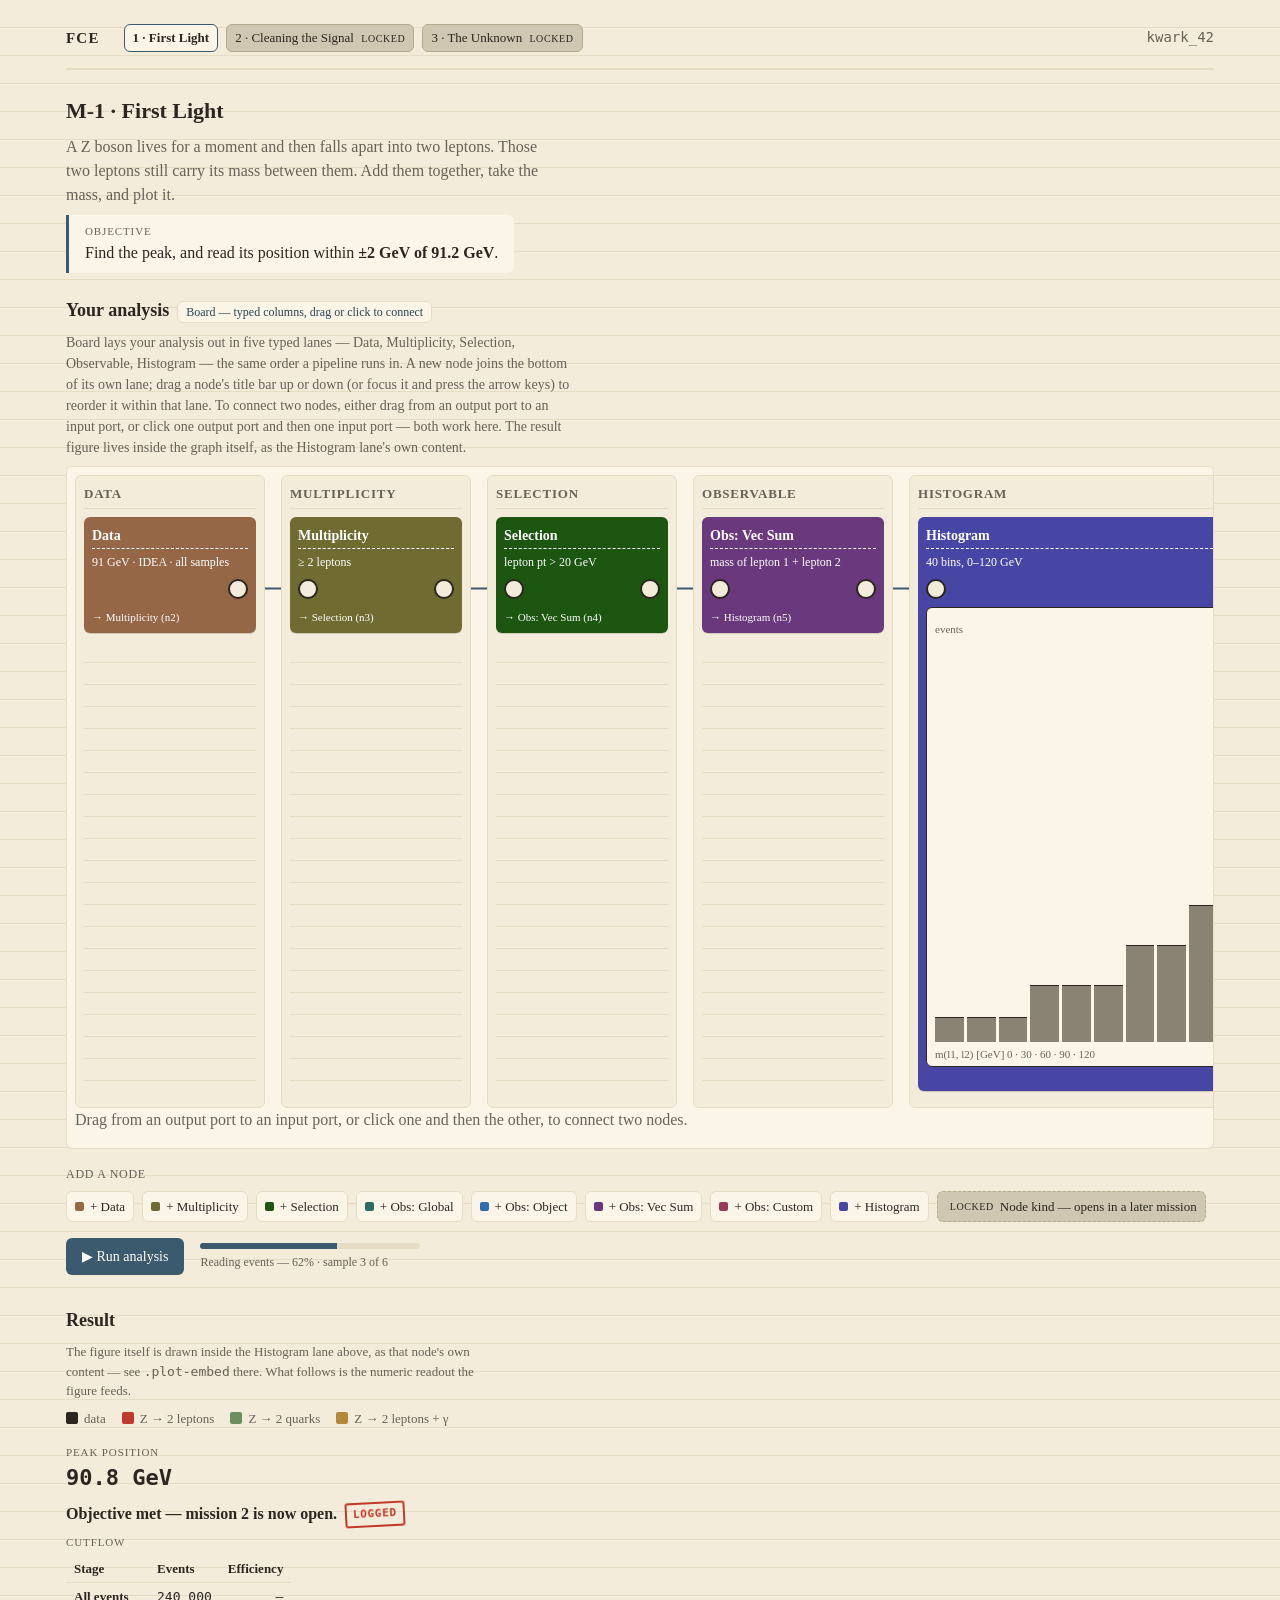
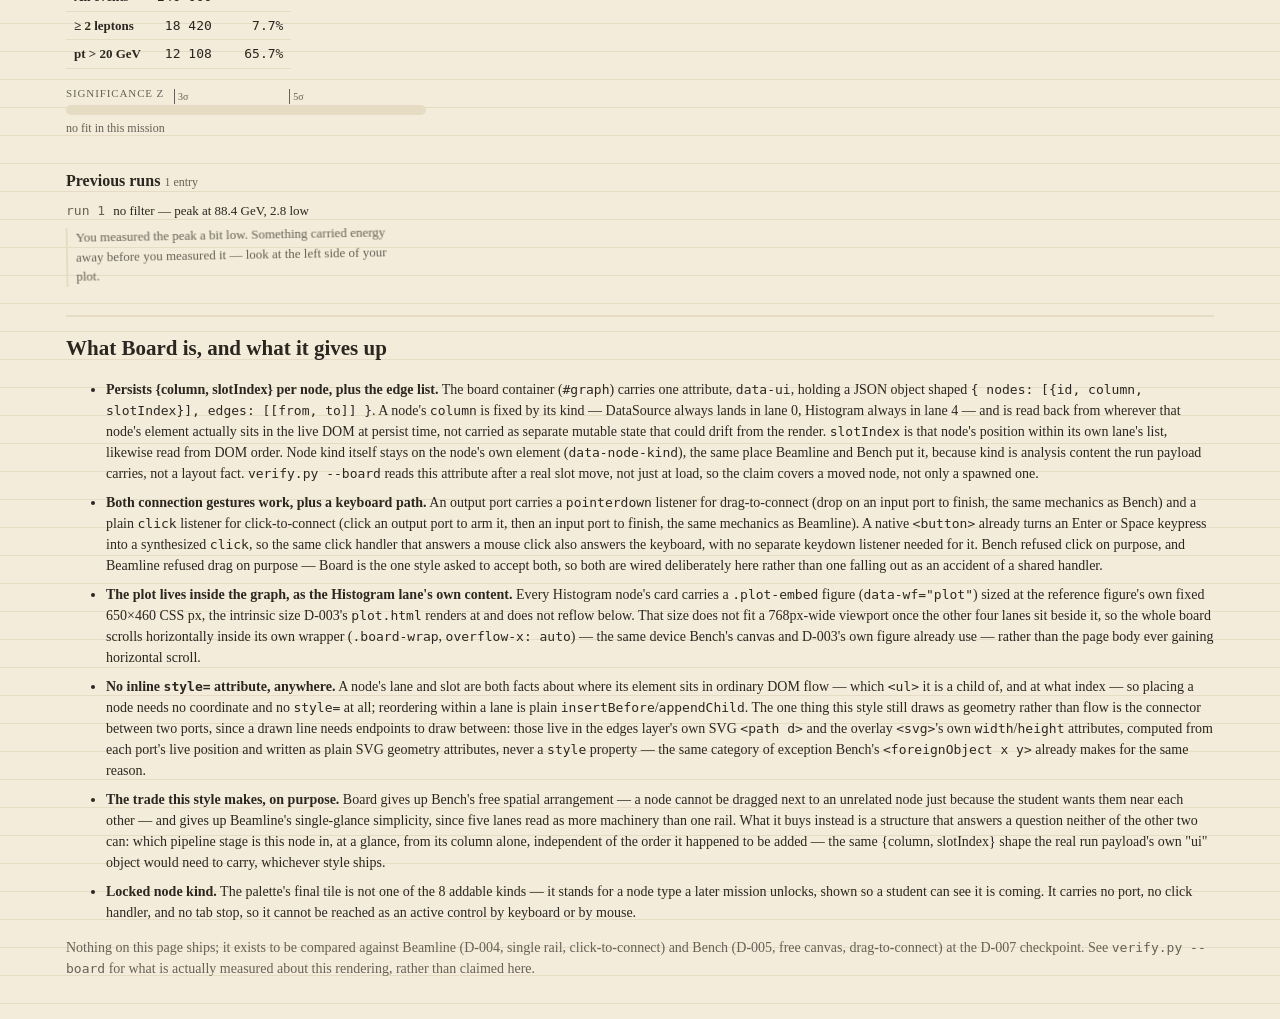
<file: docs/design-explorations/board.html>
<!DOCTYPE html>
<html lang="en">
<head>
<meta charset="utf-8" />
<meta name="viewport" content="width=device-width, initial-scale=1" />
<title>D-006 — node graph style C: Board (design exploration)</title>
<link rel="stylesheet" href="tokens.css" />
<link rel="stylesheet" href="board.css" />
</head>
<body>
<main class="page">

  <header class="topbar">
    <span class="topbar__brand" data-wf="brand">FCE</span>
    <nav class="campaign-nav" data-wf="campaign-nav" aria-label="Missions">
      <span class="chip chip--current">1 · First Light</span>
      <span class="chip chip--locked" data-wf="mission-locked" aria-disabled="true">2 · Cleaning the Signal <span class="lock-tag">locked</span></span>
      <span class="chip chip--locked" aria-disabled="true">3 · The Unknown <span class="lock-tag">locked</span></span>
    </nav>
    <span class="topbar__who" data-wf="student-id">kwark_42</span>
  </header>

  <section class="brief">
    <h1 class="brief__title" data-wf="mission-title">M-1 · First Light</h1>
    <p class="brief__text" data-wf="mission-brief">A Z boson lives for a moment and then falls
      apart into two leptons. Those two leptons still carry its mass between them. Add them
      together, take the mass, and plot it.</p>
    <div class="objective" data-wf="objective">
      <span class="label">Objective</span>
      <p>Find the peak, and read its position within <strong>±2 GeV of 91.2 GeV</strong>.</p>
    </div>
  </section>

  <section class="builder">
    <h2 class="builder__h">Your analysis <span class="style-tag">Board — typed columns, drag or click to connect</span></h2>
    <p class="builder__note">Board lays your analysis out in five typed lanes — Data,
      Multiplicity, Selection, Observable, Histogram — the same order a pipeline runs in. A
      new node joins the bottom of its own lane; drag a node's title bar up or down (or focus
      it and press the arrow keys) to reorder it within that lane. To connect two nodes, either
      drag from an output port to an input port, or click one output port and then one input
      port — both work here. The result figure lives inside the graph itself, as the
      Histogram lane's own content.</p>

    <div class="board-wrap" id="graph" data-wf="graph" data-ui='{"nodes":[],"edges":[]}'>
      <div class="board" id="board">
        <svg class="board-edges" id="edges-svg" role="presentation" aria-hidden="true">
          <defs>
            <marker id="board-arrow" viewBox="0 0 8 8" refX="7" refY="4" markerWidth="6" markerHeight="6" orient="auto-start-reverse">
              <path d="M0,0 L8,4 L0,8 Z" class="edge-arrowhead"></path>
            </marker>
          </defs>
          <g id="edges-layer"></g>
        </svg>

        <div class="board-column" data-column="0">
          <h3 class="board-column__h">Data</h3>
          <ul class="board-column__nodes" id="column-0" data-column-nodes="0"></ul>
          <div class="board-column__fill" aria-hidden="true"></div>
        </div>
        <div class="board-column" data-column="1">
          <h3 class="board-column__h">Multiplicity</h3>
          <ul class="board-column__nodes" id="column-1" data-column-nodes="1"></ul>
          <div class="board-column__fill" aria-hidden="true"></div>
        </div>
        <div class="board-column" data-column="2">
          <h3 class="board-column__h">Selection</h3>
          <ul class="board-column__nodes" id="column-2" data-column-nodes="2"></ul>
          <div class="board-column__fill" aria-hidden="true"></div>
        </div>
        <div class="board-column board-column--observable" data-column="3">
          <h3 class="board-column__h">Observable</h3>
          <ul class="board-column__nodes" id="column-3" data-column-nodes="3"></ul>
          <div class="board-column__fill" aria-hidden="true"></div>
        </div>
        <div class="board-column board-column--histogram" data-column="4">
          <h3 class="board-column__h">Histogram</h3>
          <ul class="board-column__nodes" id="column-4" data-column-nodes="4"></ul>
          <div class="board-column__fill" aria-hidden="true"></div>
        </div>
      </div>
      <p class="graph__status" id="graph-status" data-wf="connect-status" aria-live="polite">
        Drag from an output port to an input port, or click one and then the other, to
        connect two nodes.</p>
    </div>

    <div class="node-palette">
      <span class="palette__label">Add a node</span>
      <ul class="palette" data-wf="node-palette">
        <li><button class="palette__add palette__add--data" data-add-kind="DataSource" type="button">+ Data</button></li>
        <li><button class="palette__add palette__add--multiplicity" data-add-kind="Multiplicity" type="button">+ Multiplicity</button></li>
        <li><button class="palette__add palette__add--selection" data-add-kind="Selection" type="button">+ Selection</button></li>
        <li><button class="palette__add palette__add--obs-global" data-add-kind="ObsGlobal" type="button">+ Obs: Global</button></li>
        <li><button class="palette__add palette__add--obs-object" data-add-kind="ObsObject" type="button">+ Obs: Object</button></li>
        <li><button class="palette__add palette__add--obs-vecsum" data-add-kind="ObsVectorSum" type="button">+ Obs: Vec Sum</button></li>
        <li><button class="palette__add palette__add--obs-custom" data-add-kind="ObsCustom" type="button">+ Obs: Custom</button></li>
        <li><button class="palette__add palette__add--histogram" data-add-kind="Histogram" type="button">+ Histogram</button></li>
        <li class="palette__locked" data-wf="node-locked" aria-disabled="true">
          <span class="lock-tag">locked</span> Node kind — opens in a later mission
        </li>
      </ul>
    </div>

    <div class="run-panel" id="run-panel">
      <button class="btn btn--go" id="run-button" data-wf="run-control" type="button">▶ Run analysis</button>
      <div class="run-progress" data-wf="run-progress">
        <div class="run-progress__bar"><span class="run-progress__fill"></span></div>
        <p class="run-progress__phase">Reading events — 62% · sample 3 of 6</p>
      </div>
    </div>
  </section>

  <section class="results">
    <h2 class="results__h">Result</h2>
    <p class="results__note">The figure itself is drawn inside the Histogram lane above, as
      that node's own content — see <code>.plot-embed</code> there. What follows is the
      numeric readout the figure feeds.</p>

    <ul class="legend" data-wf="legend">
      <li><span class="swatch swatch--data"></span>data</li>
      <li><span class="swatch swatch--x1"></span>Z → 2 leptons</li>
      <li><span class="swatch swatch--x2"></span>Z → 2 quarks</li>
      <li><span class="swatch swatch--x3"></span>Z → 2 leptons + γ</li>
    </ul>

    <div class="readout" data-wf="readout">
      <span class="label">Peak position</span>
      <strong class="num">90.8 GeV</strong>
    </div>

    <p class="verdict verdict--met" data-wf="verdict">Objective met — mission 2 is now open.
      <span class="stamp" data-wf="stamp" aria-hidden="true">LOGGED</span></p>

    <table class="cutflow" data-wf="cutflow">
      <caption>Cutflow</caption>
      <thead>
        <tr><th scope="col">Stage</th><th scope="col">Events</th><th scope="col">Efficiency</th></tr>
      </thead>
      <tbody>
        <tr><th scope="row">All events</th><td class="num">240 000</td><td class="num">—</td></tr>
        <tr><th scope="row">≥ 2 leptons</th><td class="num">18 420</td><td class="num">7.7%</td></tr>
        <tr><th scope="row">pt &gt; 20 GeV</th><td class="num">12 108</td><td class="num">65.7%</td></tr>
      </tbody>
    </table>

    <div class="gauge" data-wf="gauge">
      <span class="label">Significance Z</span>
      <div class="gauge__bar">
        <span class="gauge__tick gauge__tick--3">3σ</span>
        <span class="gauge__tick gauge__tick--5">5σ</span>
      </div>
      <p class="muted">no fit in this mission</p>
    </div>
  </section>

  <section class="log" data-wf="run-history">
    <h2>Previous runs <span class="count">1 entry</span></h2>
    <article class="log__entry">
      <header>
        <span class="log__n">run 1</span>
        <span class="log__d">no filter — peak at 88.4 GeV, 2.8 low</span>
      </header>
      <p class="margin-note" data-wf="margin-note">You measured the peak a bit low. Something
        carried energy away before you measured it — look at the left side of your plot.</p>
    </article>
  </section>

  <section class="annotations">
    <h2>What Board is, and what it gives up</h2>
    <ul>
      <li><strong>Persists {column, slotIndex} per node, plus the edge list.</strong> The
        board container (<code>#graph</code>) carries one attribute, <code>data-ui</code>,
        holding a JSON object shaped <code>{ nodes: [{id, column, slotIndex}], edges: [[from,
        to]] }</code>. A node's <code>column</code> is fixed by its kind — DataSource always
        lands in lane 0, Histogram always in lane 4 — and is read back from wherever that
        node's element actually sits in the live DOM at persist time, not carried as separate
        mutable state that could drift from the render. <code>slotIndex</code> is that node's
        position within its own lane's list, likewise read from DOM order. Node kind itself
        stays on the node's own element (<code>data-node-kind</code>), the same place Beamline
        and Bench put it, because kind is analysis content the run payload carries, not a
        layout fact. <code>verify.py --board</code> reads this attribute after a real slot
        move, not just at load, so the claim covers a moved node, not only a spawned one.</li>
      <li><strong>Both connection gestures work, plus a keyboard path.</strong> An output port
        carries a <code>pointerdown</code> listener for drag-to-connect (drop on an input port
        to finish, the same mechanics as Bench) and a plain <code>click</code> listener for
        click-to-connect (click an output port to arm it, then an input port to finish, the
        same mechanics as Beamline). A native <code>&lt;button&gt;</code> already turns an
        Enter or Space keypress into a synthesized <code>click</code>, so the same click
        handler that answers a mouse click also answers the keyboard, with no separate keydown
        listener needed for it. Bench refused click on purpose, and Beamline refused drag on
        purpose — Board is the one style asked to accept both, so both are wired deliberately
        here rather than one falling out as an accident of a shared handler.</li>
      <li><strong>The plot lives inside the graph, as the Histogram lane's own content.</strong>
        Every Histogram node's card carries a <code>.plot-embed</code> figure
        (<code>data-wf="plot"</code>) sized at the reference figure's own fixed 650×460 CSS
        px, the intrinsic size D-003's <code>plot.html</code> renders at and does not reflow
        below. That size does not fit a 768px-wide viewport once the other four lanes sit
        beside it, so the whole board scrolls horizontally inside its own wrapper
        (<code>.board-wrap</code>, <code>overflow-x: auto</code>) — the same device Bench's
        canvas and D-003's own figure already use — rather than the page body ever gaining
        horizontal scroll.</li>
      <li><strong>No inline <code>style=</code> attribute, anywhere.</strong> A node's lane and
        slot are both facts about where its element sits in ordinary DOM flow — which
        <code>&lt;ul&gt;</code> it is a child of, and at what index — so placing a node needs
        no coordinate and no <code>style=</code> at all; reordering within a lane is plain
        <code>insertBefore</code>/<code>appendChild</code>. The one thing this style still
        draws as geometry rather than flow is the connector between two ports, since a
        drawn line needs endpoints to draw between: those live in the edges layer's own SVG
        <code>&lt;path d&gt;</code> and the overlay <code>&lt;svg&gt;</code>'s own
        <code>width</code>/<code>height</code> attributes, computed from each port's live
        position and written as plain SVG geometry attributes, never a <code>style</code>
        property — the same category of exception Bench's <code>&lt;foreignObject x y&gt;</code>
        already makes for the same reason.</li>
      <li><strong>The trade this style makes, on purpose.</strong> Board gives up Bench's free
        spatial arrangement — a node cannot be dragged next to an unrelated node just because
        the student wants them near each other — and gives up Beamline's single-glance
        simplicity, since five lanes read as more machinery than one rail. What it buys instead
        is a structure that answers a question neither of the other two can: which pipeline
        stage is this node in, at a glance, from its column alone, independent of the order it
        happened to be added — the same {column, slotIndex} shape the real run payload's own
        "ui" object would need to carry, whichever style ships.</li>
      <li><strong>Locked node kind.</strong> The palette's final tile is not one of the 8
        addable kinds — it stands for a node type a later mission unlocks, shown so a student
        can see it is coming. It carries no port, no click handler, and no tab stop, so it
        cannot be reached as an active control by keyboard or by mouse.</li>
    </ul>
    <p>Nothing on this page ships; it exists to be compared against Beamline (D-004, single
      rail, click-to-connect) and Bench (D-005, free canvas, drag-to-connect) at the D-007
      checkpoint. See <code>verify.py --board</code> for what is actually measured about this
      rendering, rather than claimed here.</p>
  </section>

</main>
<!-- Inlined, not fetched by src=: a plain, unflagged Chromium refuses to load a file:// <script type="module" src=...> as a cross-origin fetch (CORS on the module loader specifically), so this page would be empty for any student who opens it without a server -- the exact defect D-005 cycle 1 shipped and cycle 2 fixed by inlining. The script stays type="module" (module scope, no leaked globals). This inline block is the only copy of this script -- there is no separate board.js file. -->
<script type="module">
/* D-006 exploration: style C, "Board".
 *
 * Not part of the shipping app. Demonstrates the third of the three
 * persistence/interaction models the user asked to compare (Beamline,
 * D-004, ordered edge list, click-to-connect; Bench, D-005, {x, y} free
 * canvas, drag-to-connect): five TYPED COLUMNS, one per pipeline stage, each
 * an ordinary DOM list a node lives inside. A node's position is entirely a
 * fact about DOM structure -- which list, and at what index -- never a
 * coordinate.
 *
 * Persistence lives in one attribute, `data-ui`, on `#graph`:
 *   { "nodes": [ { "id": "n1", "column": 0, "slotIndex": 0 }, ... ],
 *     "edges": [ ["n1", "n2"], ... ] }
 * Both `column` and `slotIndex` are read back from the live DOM at persist
 * time (which <ul> a node's card sits in, and at what index in that list),
 * not tracked as separate mutable state that could drift from what is
 * actually rendered. Node *kind* is not in it; that lives on each node's
 * own element (`data-node-kind`), the same place Beamline and Bench put it.
 *
 * Connections: an output port answers both a real pointer drag (drop on an
 * input port) and a real click (click the output port to arm it, then an
 * input port to finish) -- the union of what Bench and Beamline each
 * deliberately refuse one half of. A drag that moves the pointer past a
 * small threshold is handled entirely inside the drag's own pointerup
 * handler and marks the port so the click handler ignores the click that
 * would otherwise still follow a down/up pair on the same element; a
 * plain click (no meaningful movement) falls through to the click handler
 * unchanged. A native <button> turns Enter/Space into a synthesized click,
 * so the same click handler is the keyboard path too -- no separate keydown
 * listener answers Enter/Space here.
 *
 * No inline `style=` attribute is used anywhere for node placement -- a
 * node's lane and slot are exactly which list it is a child of and at what
 * index, both ordinary DOM facts. The one place this file does write SVG
 * geometry (not CSS, not `style=`) is the edges overlay: each connector's
 * own `<path d>`, and the overlay `<svg>`'s own `width`/`height`
 * attributes, both computed from live port positions -- the same kind of
 * exception Bench's `<foreignObject x y>` makes, for the same reason: a
 * drawn line needs endpoints to draw between.
 *
 * The 8 addable node kinds and the legal source -> destination pairs are
 * the same facts Beamline and Bench source from the vendored reference's
 * own allowlist (`ui/graph.py:_VALID_CONNECTIONS`) -- see beamline.js's own
 * comment for how that was checked. Bare "Observable" stays excluded for
 * the same reason.
 */

const SVG_NS = "http://www.w3.org/2000/svg";

const NODE_KINDS = [
  { kind: "DataSource", label: "Data", cls: "data", column: 0, hasIn: false, hasOut: true },
  { kind: "Multiplicity", label: "Multiplicity", cls: "multiplicity", column: 1, hasIn: true, hasOut: true },
  { kind: "Selection", label: "Selection", cls: "selection", column: 2, hasIn: true, hasOut: true },
  { kind: "ObsGlobal", label: "Obs: Global", cls: "obs-global", column: 3, hasIn: true, hasOut: true },
  { kind: "ObsObject", label: "Obs: Object", cls: "obs-object", column: 3, hasIn: true, hasOut: true },
  { kind: "ObsVectorSum", label: "Obs: Vec Sum", cls: "obs-vecsum", column: 3, hasIn: true, hasOut: true },
  { kind: "ObsCustom", label: "Obs: Custom", cls: "obs-custom", column: 3, hasIn: true, hasOut: true },
  { kind: "Histogram", label: "Histogram", cls: "histogram", column: 4, hasIn: true, hasOut: false },
];

const KIND_BY_NAME = Object.fromEntries(NODE_KINDS.map((k) => [k.kind, k]));

const VALID_CONNECTIONS = {
  DataSource: ["Multiplicity", "Selection"],
  Multiplicity: ["Multiplicity", "Selection"],
  Selection: ["Selection", "ObsGlobal", "ObsObject", "ObsVectorSum", "ObsCustom"],
  ObsGlobal: ["Histogram"],
  ObsObject: ["Histogram"],
  ObsVectorSum: ["Histogram"],
  ObsCustom: ["Histogram"],
  Histogram: [],
};

function isLegal(srcKind, dstKind) {
  return (VALID_CONNECTIONS[srcKind] || []).includes(dstKind);
}

const DRAG_THRESHOLD = 5; // px of pointer movement before a press counts as a drag, not a click

// The only state this file keeps beyond the DOM itself. `nodes` carries
// kind only -- column and slotIndex are always read back from live DOM
// structure (persistUI), never duplicated here, so there is exactly one
// place either fact can live. `edges` is the same ordered [from, to] list
// shape Beamline and Bench both persist.
const graphState = {
  nodes: new Map(), // id -> { kind }
  edges: [], // [fromId, toId][]
  nextId: 1,
  keyboardArmed: null, // { id, kind } while an out-port is armed
};

let els = {};

function nodeLabel(id) {
  const n = graphState.nodes.get(id);
  return n ? `${KIND_BY_NAME[n.kind].label} (${id})` : id;
}

function persistUI() {
  const nodes = [];
  for (let col = 0; col < 5; col += 1) {
    const list = els.columnLists[col];
    Array.from(list.children).forEach((card, slotIndex) => {
      nodes.push({ id: card.dataset.nodeId, column: col, slotIndex });
    });
  }
  els.graph.setAttribute("data-ui", JSON.stringify({ nodes, edges: graphState.edges }));
}

function setStatus(text) {
  els.status.textContent = text;
}

function portElFor(id, role) {
  return els.graph.querySelector(`.node-card[data-node-id="${id}"] .port--${role}`);
}

function boardRelativePoint(clientX, clientY) {
  const boardRect = els.board.getBoundingClientRect();
  return { x: clientX - boardRect.left, y: clientY - boardRect.top };
}

function boardRelativeCenter(el) {
  const r = el.getBoundingClientRect();
  return boardRelativePoint(r.left + r.width / 2, r.top + r.height / 2);
}

function renderEdges() {
  const boardRect = els.board.getBoundingClientRect();
  const w = Math.max(els.board.scrollWidth, boardRect.width, 1);
  const h = Math.max(els.board.scrollHeight, boardRect.height, 1);
  els.svg.setAttribute("width", String(w));
  els.svg.setAttribute("height", String(h));
  els.edgesLayer.textContent = "";
  graphState.edges.forEach(([from, to]) => {
    const outEl = portElFor(from, "out");
    const inEl = portElFor(to, "in");
    if (!outEl || !inEl) return;
    const p1 = boardRelativeCenter(outEl);
    const p2 = boardRelativeCenter(inEl);
    const midX = (p1.x + p2.x) / 2;
    const path = document.createElementNS(SVG_NS, "path");
    path.setAttribute("class", "edge");
    path.setAttribute(
      "d",
      `M ${p1.x} ${p1.y} C ${midX} ${p1.y}, ${midX} ${p2.y}, ${p2.x} ${p2.y}`
    );
    path.setAttribute("marker-end", "url(#board-arrow)");
    els.edgesLayer.appendChild(path);
  });
}

function renderLinksFor(id) {
  const card = els.graph.querySelector(`.node-card[data-node-id="${id}"]`);
  if (!card) return;
  const links = card.querySelector(".node-card__links");
  links.textContent = "";
  graphState.edges
    .filter(([from]) => from === id)
    .forEach(([, to]) => {
      const li = document.createElement("li");
      li.textContent = `→ ${nodeLabel(to)}`;
      links.appendChild(li);
    });
}

function buildPlotEmbed() {
  const figure = document.createElement("figure");
  figure.className = "plot-embed";
  figure.dataset.wf = "plot";

  const ylab = document.createElement("span");
  ylab.className = "plot-embed__ylab";
  ylab.textContent = "events";
  figure.appendChild(ylab);

  const area = document.createElement("div");
  area.className = "plot-embed__area";
  const hist = document.createElement("div");
  hist.className = "hist";
  const heights = ["b1", "b1", "b1", "b2", "b2", "b2", "b3", "b3", "b4", "b5", "b6", "b8", "b10", "b9", "b5", "b3", "b2", "b1", "b1", "b1"];
  heights.forEach((cls) => {
    const bar = document.createElement("span");
    bar.className = cls;
    hist.appendChild(bar);
  });
  area.appendChild(hist);
  figure.appendChild(area);

  const caption = document.createElement("figcaption");
  caption.className = "plot-embed__xlab";
  caption.textContent = "m(l1, l2) [GeV]  0 · 30 · 60 · 90 · 120";
  figure.appendChild(caption);

  return figure;
}

function buildNodeEl(id, kind, subtitle) {
  const meta = KIND_BY_NAME[kind];

  const li = document.createElement("li");
  li.className = `node-card node-card--${meta.cls}`;
  li.dataset.nodeId = id;
  li.dataset.nodeKind = kind;

  const handle = document.createElement("button");
  handle.type = "button";
  handle.className = "node-card__handle";
  handle.setAttribute(
    "aria-label",
    `Move ${meta.label} (${id}) within its own column. Drag, or use the arrow keys.`
  );
  const title = document.createElement("span");
  title.className = "node-card__title";
  title.textContent = meta.label;
  handle.appendChild(title);
  li.appendChild(handle);

  const sub = document.createElement("p");
  sub.className = "node-card__subtitle";
  sub.textContent = subtitle || "not configured yet";
  li.appendChild(sub);

  const ports = document.createElement("div");
  ports.className = "node-card__ports";

  if (meta.hasIn) {
    const inPort = document.createElement("button");
    inPort.type = "button";
    inPort.className = "port port--in";
    inPort.dataset.role = "in";
    inPort.setAttribute("aria-label", `Connect in to ${meta.label} (${id})`);
    inPort.addEventListener("click", () => handleInActivate(id));
    ports.appendChild(inPort);
  } else {
    const spacer = document.createElement("span");
    spacer.className = "port port--absent";
    spacer.setAttribute("aria-hidden", "true");
    ports.appendChild(spacer);
  }

  if (meta.hasOut) {
    const outPort = document.createElement("button");
    outPort.type = "button";
    outPort.className = "port port--out";
    outPort.dataset.role = "out";
    outPort.setAttribute("aria-label", `Connect out from ${meta.label} (${id})`);
    outPort.setAttribute("aria-pressed", "false");
    outPort.addEventListener("pointerdown", (ev) => startConnectDrag(id, outPort, ev));
    outPort.addEventListener("click", () => handleOutActivate(id, outPort));
    ports.appendChild(outPort);
  } else {
    const spacer = document.createElement("span");
    spacer.className = "port port--absent";
    spacer.setAttribute("aria-hidden", "true");
    ports.appendChild(spacer);
  }

  li.appendChild(ports);

  if (kind === "Histogram") {
    li.appendChild(buildPlotEmbed());
  }

  const links = document.createElement("ul");
  links.className = "node-card__links";
  li.appendChild(links);

  handle.addEventListener("pointerdown", (ev) => startReorderDrag(id, handle, ev));
  handle.addEventListener("keydown", (ev) => handleReorderKey(id, ev));

  return li;
}

function addNode(kind, subtitle) {
  const id = `n${graphState.nextId}`;
  graphState.nextId += 1;
  graphState.nodes.set(id, { kind });
  const meta = KIND_BY_NAME[kind];
  const li = buildNodeEl(id, kind, subtitle);
  els.columnLists[meta.column].appendChild(li);
  renderLinksFor(id);
  persistUI();
  renderEdges();
  return id;
}

// ---- reordering a node within its own column (never across columns: a
// node's column is fixed by its kind). The reorder itself is applied once,
// on pointerup, from the release position -- not live on every pointermove
// -- because reparenting the dragged card's own subtree mid-drag (which a
// live-reorder would do on every step, since the card holds the very
// element pointer capture was set on) empirically drops that capture in
// Chromium, silencing every pointermove after the first live reorder even
// though the captured element never leaves the document. Tracking the
// pointer position without mutating the DOM until release side-steps that
// entirely, and still lands on the same final slot a live reorder would. */
function startReorderDrag(id, handleEl, ev) {
  if (ev.button !== undefined && ev.button !== 0) return;
  ev.preventDefault();
  handleEl.setPointerCapture(ev.pointerId);
  const card = handleEl.closest(".node-card");
  const list = card.parentElement;
  let moved = false;
  let lastClientY = ev.clientY;

  function onMove(moveEv) {
    moved = true;
    lastClientY = moveEv.clientY;
  }
  function onUp() {
    handleEl.removeEventListener("pointermove", onMove);
    handleEl.removeEventListener("pointerup", onUp);
    handleEl.removeEventListener("pointercancel", onCancel);
    if (!moved) return;
    const siblings = Array.from(list.children).filter((c) => c !== card);
    let insertBefore = null;
    for (const sib of siblings) {
      const r = sib.getBoundingClientRect();
      if (lastClientY < r.top + r.height / 2) {
        insertBefore = sib;
        break;
      }
    }
    if (insertBefore) {
      list.insertBefore(card, insertBefore);
    } else {
      list.appendChild(card);
    }
    renderEdges();
    persistUI();
    const slot = Array.from(list.children).indexOf(card);
    setStatus(`${nodeLabel(id)} moved to slot ${slot} of its column.`);
  }
  function onCancel() {
    handleEl.removeEventListener("pointermove", onMove);
    handleEl.removeEventListener("pointerup", onUp);
    handleEl.removeEventListener("pointercancel", onCancel);
  }
  handleEl.addEventListener("pointermove", onMove);
  handleEl.addEventListener("pointerup", onUp);
  handleEl.addEventListener("pointercancel", onCancel);
}

function handleReorderKey(id, ev) {
  if (ev.key !== "ArrowUp" && ev.key !== "ArrowDown") return;
  const card = els.graph.querySelector(`.node-card[data-node-id="${id}"]`);
  const list = card.parentElement;
  if (ev.key === "ArrowUp" && card.previousElementSibling) {
    list.insertBefore(card, card.previousElementSibling);
  } else if (ev.key === "ArrowDown" && card.nextElementSibling) {
    list.insertBefore(card.nextElementSibling, card);
  } else {
    return;
  }
  ev.preventDefault();
  renderEdges();
  persistUI();
  const slot = Array.from(list.children).indexOf(card);
  setStatus(`${nodeLabel(id)} moved to slot ${slot} of its column.`);
}

// ---- pointer drag: connecting two nodes -----------------------------------
function startConnectDrag(id, portEl, ev) {
  if (ev.button !== undefined && ev.button !== 0) return;
  ev.preventDefault();
  clearKeyboardArm();
  const kind = graphState.nodes.get(id).kind;
  portEl.setPointerCapture(ev.pointerId);

  const start = boardRelativeCenter(portEl);
  const dragLine = document.createElementNS(SVG_NS, "line");
  dragLine.setAttribute("class", "edge edge--drag");
  dragLine.setAttribute("x1", start.x);
  dragLine.setAttribute("y1", start.y);
  dragLine.setAttribute("x2", start.x);
  dragLine.setAttribute("y2", start.y);
  els.edgesLayer.appendChild(dragLine);

  const startClient = { x: ev.clientX, y: ev.clientY };
  let dragging = false;
  let lastTargetPort = null;

  function clearTargetHighlight() {
    if (lastTargetPort) {
      lastTargetPort.classList.remove("port--drag-target");
      lastTargetPort = null;
    }
  }

  function onMove(moveEv) {
    const dx = moveEv.clientX - startClient.x;
    const dy = moveEv.clientY - startClient.y;
    if (!dragging && Math.hypot(dx, dy) > DRAG_THRESHOLD) {
      dragging = true;
      setStatus(`Dragging from ${nodeLabel(id)} — drop on an input port to connect.`);
    }
    const cur = boardRelativePoint(moveEv.clientX, moveEv.clientY);
    dragLine.setAttribute("x2", cur.x);
    dragLine.setAttribute("y2", cur.y);
    const under = document.elementFromPoint(moveEv.clientX, moveEv.clientY);
    const targetPort = under ? under.closest(".port--in") : null;
    if (targetPort !== lastTargetPort) {
      clearTargetHighlight();
      if (targetPort) {
        targetPort.classList.add("port--drag-target");
        lastTargetPort = targetPort;
      }
    }
  }

  function onUp(upEv) {
    portEl.removeEventListener("pointermove", onMove);
    portEl.removeEventListener("pointerup", onUp);
    portEl.removeEventListener("pointercancel", onCancel);
    clearTargetHighlight();
    dragLine.remove();
    if (!dragging) {
      // Negligible movement: this was a press-release in place, not a drag.
      // Mark the port so the click event the browser is about to dispatch
      // (down and up landed on the same element) is treated as an ordinary
      // click-to-connect arm rather than re-processed here.
      return;
    }
    portEl.dataset.suppressClick = "1";
    const under = document.elementFromPoint(upEv.clientX, upEv.clientY);
    const targetPort = under ? under.closest(".port--in") : null;
    if (!targetPort) {
      setStatus("Connection cancelled — you did not drop on an input port.");
      return;
    }
    const targetCard = targetPort.closest(".node-card");
    const toId = targetCard ? targetCard.dataset.nodeId : null;
    attemptConnect(id, kind, toId);
  }
  function onCancel() {
    portEl.removeEventListener("pointermove", onMove);
    portEl.removeEventListener("pointerup", onUp);
    portEl.removeEventListener("pointercancel", onCancel);
    clearTargetHighlight();
    dragLine.remove();
  }

  portEl.addEventListener("pointermove", onMove);
  portEl.addEventListener("pointerup", onUp);
  portEl.addEventListener("pointercancel", onCancel);
}

function attemptConnect(fromId, fromKind, toId) {
  if (!toId || toId === fromId) {
    setStatus("A node cannot connect to itself.");
    return;
  }
  const toKind = graphState.nodes.get(toId).kind;
  if (isLegal(fromKind, toKind)) {
    graphState.edges.push([fromId, toId]);
    persistUI();
    renderLinksFor(fromId);
    renderEdges();
    const card = els.graph.querySelector(`.node-card[data-node-id="${toId}"]`);
    card.classList.remove("node-card--flash");
    // eslint-disable-next-line no-unused-expressions
    card.offsetWidth; // restart the flash animation on repeat connections
    card.classList.add("node-card--flash");
    setStatus(`Connected: ${nodeLabel(fromId)} → ${nodeLabel(toId)}.`);
  } else {
    setStatus(
      `Refused: ${KIND_BY_NAME[fromKind].label} cannot connect to ${KIND_BY_NAME[toKind].label}.`
    );
  }
}

// ---- click-to-connect (also reached by Enter/Space on a focused port,
// since a native <button> already turns that keypress into a synthesized
// click — no separate keydown handler answers the keyboard here) ----------
function handleOutActivate(id, outPort) {
  if (outPort.dataset.suppressClick) {
    delete outPort.dataset.suppressClick;
    return;
  }
  if (graphState.keyboardArmed && graphState.keyboardArmed.id === id) {
    clearKeyboardArm();
    setStatus("Connection cancelled.");
    return;
  }
  clearKeyboardArm();
  graphState.keyboardArmed = { id, kind: graphState.nodes.get(id).kind };
  outPort.classList.add("port--armed");
  outPort.setAttribute("aria-pressed", "true");
  setStatus(
    `Armed from ${nodeLabel(id)} — click or press Enter on an input port to finish, or `
    + "activate this port again to cancel."
  );
}

function handleInActivate(id) {
  if (!graphState.keyboardArmed) {
    setStatus("Click (or press Enter on) an output port first, then an input port, to connect two nodes.");
    return;
  }
  const { id: fromId, kind: fromKind } = graphState.keyboardArmed;
  clearKeyboardArm();
  attemptConnect(fromId, fromKind, id);
}

function clearKeyboardArm() {
  if (!graphState.keyboardArmed) return;
  const prev = portElFor(graphState.keyboardArmed.id, "out");
  if (prev) {
    prev.classList.remove("port--armed");
    prev.setAttribute("aria-pressed", "false");
  }
  graphState.keyboardArmed = null;
}

function wirePalette() {
  els.paletteButtons.forEach((btn) => {
    btn.addEventListener("click", () => {
      const kind = btn.dataset.addKind;
      addNode(kind, null);
      setStatus(`Added a new ${KIND_BY_NAME[kind].label} node.`);
    });
  });
}

function wireRun() {
  if (!els.runButton) return;
  els.runButton.addEventListener("click", () => {
    els.runPanel.classList.remove("run--pulse");
    // eslint-disable-next-line no-unused-expressions
    els.runPanel.offsetWidth;
    els.runPanel.classList.add("run--pulse");
    setStatus("Run started — reading events.");
  });
}

function buildDemoGraph() {
  const a = addNode("DataSource", "91 GeV · IDEA · all samples");
  const b = addNode("Multiplicity", "≥ 2 leptons");
  const c = addNode("Selection", "lepton pt > 20 GeV");
  const d = addNode("ObsVectorSum", "mass of lepton 1 + lepton 2");
  const e = addNode("Histogram", "40 bins, 0–120 GeV");
  [
    [a, b],
    [b, c],
    [c, d],
    [d, e],
  ].forEach(([from, to]) => {
    graphState.edges.push([from, to]);
    renderLinksFor(from);
  });
  persistUI();
  renderEdges();
}

function init() {
  els = {
    graph: document.getElementById("graph"),
    board: document.getElementById("board"),
    svg: document.getElementById("edges-svg"),
    edgesLayer: document.getElementById("edges-layer"),
    status: document.getElementById("graph-status"),
    columnLists: [0, 1, 2, 3, 4].map((i) => document.getElementById(`column-${i}`)),
    paletteButtons: Array.from(document.querySelectorAll(".palette__add")),
    runButton: document.getElementById("run-button"),
    runPanel: document.getElementById("run-panel"),
  };
  buildDemoGraph();
  wirePalette();
  wireRun();
  window.addEventListener("resize", renderEdges);
}

if (document.readyState === "loading") {
  document.addEventListener("DOMContentLoaded", init);
} else {
  init();
}

</script>
</body>
</html>
</file>
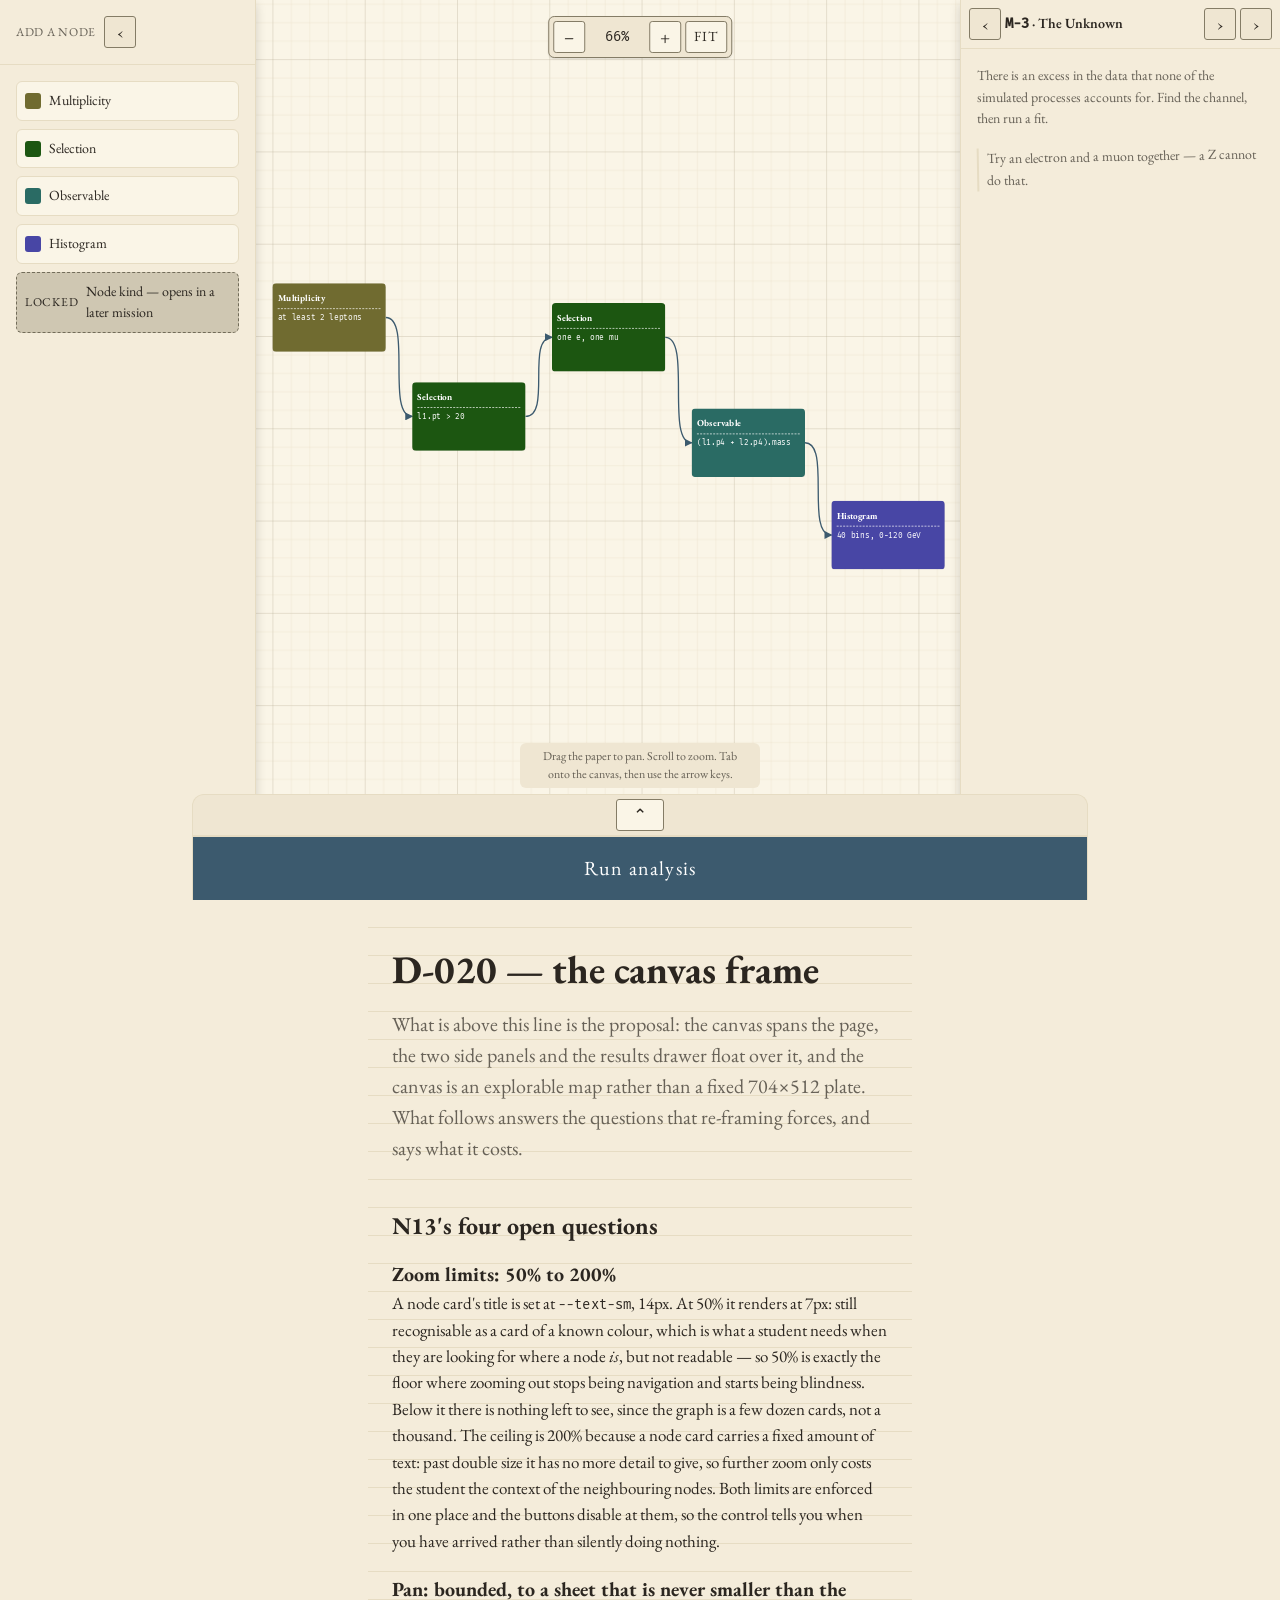
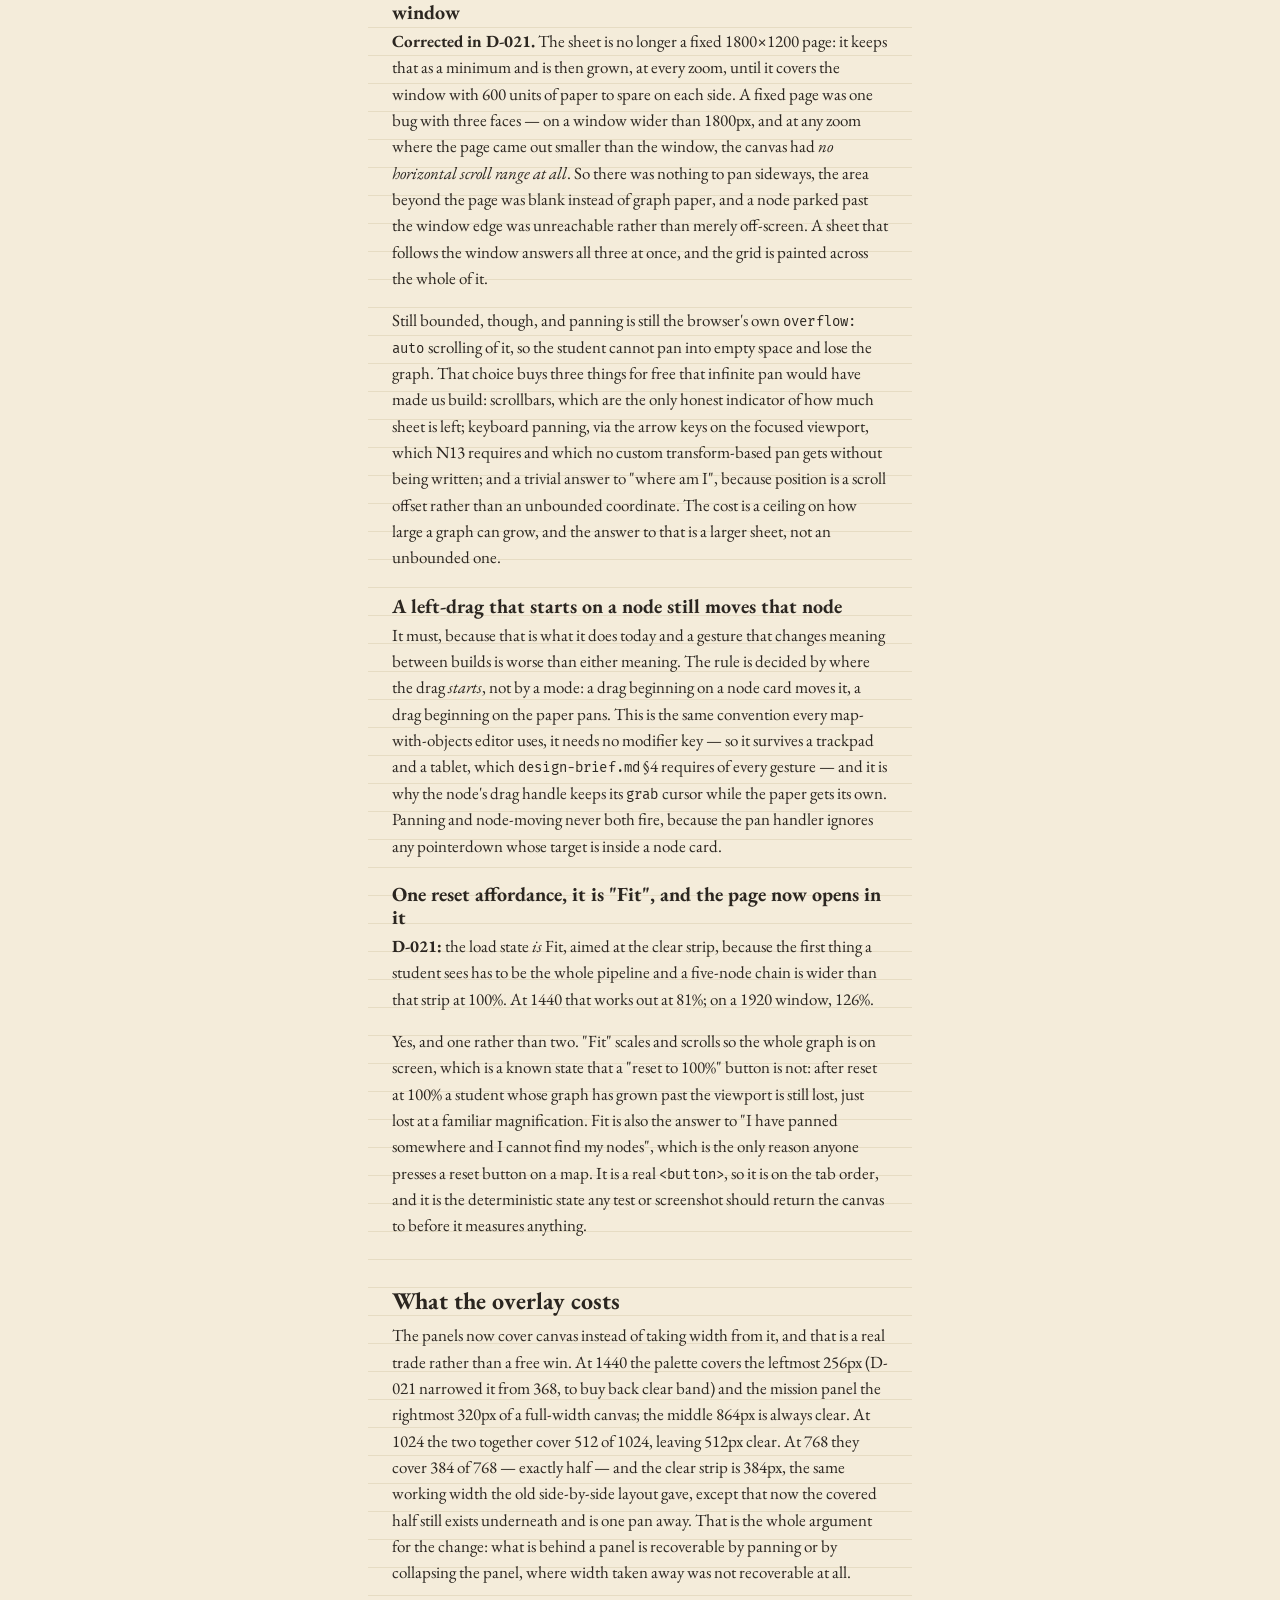
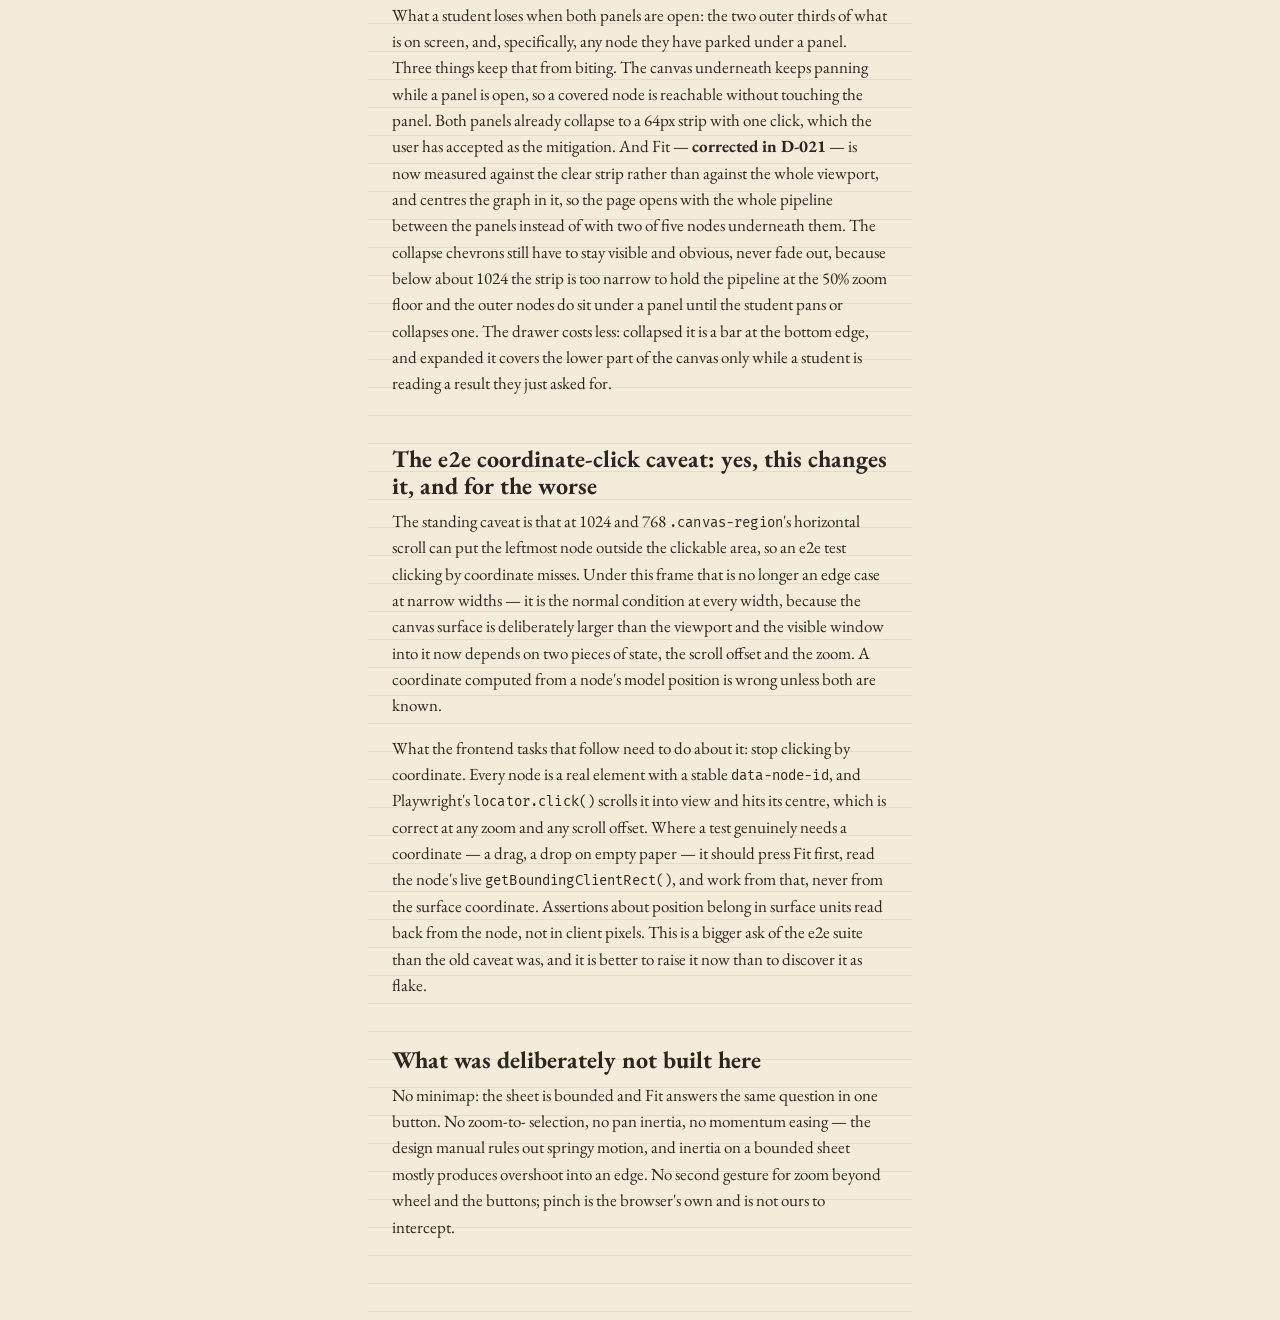
<file: docs/design-explorations/canvas-frame.html>
<!DOCTYPE html>
<html lang="en">
<head>
<meta charset="utf-8" />
<meta name="viewport" content="width=device-width, initial-scale=1" />
<title>D-020 — the canvas frame: full-bleed canvas, overlay panels, pan/zoom, bottom drawer</title>
<link rel="stylesheet" href="../../src/fce_web/static/css/tokens.css" />
<link rel="stylesheet" href="canvas-frame.css" />
</head>
<body>

<!-- ================================================================== -->
<!-- THE FRAME — one viewport-tall stage. The canvas fills it edge to    -->
<!-- edge; palette, mission panel and results drawer are overlays on top -->
<!-- of it, so opening any of them never narrows the canvas (N12).       -->
<!-- The written recommendation sits BELOW this frame, in normal         -->
<!-- document flow, and is exploration prose rather than part of the UI. -->
<!-- ================================================================== -->
<div class="frame" id="frame">

  <!-- ---- the canvas: full-bleed, pans and zooms (N13) --------------- -->
  <section class="canvas-region" id="canvas-region" aria-label="Analysis canvas region">
    <div class="canvas-viewport" id="canvas-viewport" tabindex="0" role="group"
         aria-label="Analysis canvas — drag the background to pan, arrow keys to pan by keyboard, scroll or the zoom buttons to zoom">
      <!-- viewBox, width, height and the two backing rects are all written by
           applyZoom(): the sheet is sized at every zoom to cover the viewport
           with paper to spare, so there is never a void to pan into and never
           an axis without a scroll range. The literals here are only what the
           first paint shows before the script runs. -->
      <svg class="canvas-svg" id="canvas-svg" viewBox="0 0 1800 1200" width="1800" height="1200">
        <defs>
          <!-- Graph-paper rule, drawn inside the SVG so it scales with the
               zoom: a grid that stayed a fixed CSS pattern would give no
               sense of scale, which is the whole point of a map. -->
          <pattern id="grid-fine" width="28" height="28" patternUnits="userSpaceOnUse">
            <path d="M28 0 L0 0 0 28" class="grid-line grid-line--fine" />
          </pattern>
          <pattern id="grid-coarse" width="140" height="140" patternUnits="userSpaceOnUse">
            <rect width="140" height="140" fill="url(#grid-fine)" />
            <path d="M140 0 L0 0 0 140" class="grid-line grid-line--coarse" />
          </pattern>
          <marker id="frame-arrowhead" viewBox="0 0 8 8" refX="7" refY="4"
                  markerWidth="6" markerHeight="6" orient="auto-start-reverse">
            <path d="M0,0 L8,4 L0,8 Z" class="edge-arrowhead" />
          </marker>
        </defs>
        <rect class="canvas-bg" x="0" y="0" width="1800" height="1200" />
        <rect class="canvas-grid" x="0" y="0" width="1800" height="1200" fill="url(#grid-coarse)" />
        <g id="edges-layer"></g>
        <g id="nodes-layer"></g>
      </svg>
    </div>

    <!-- Zoom controls: real buttons, so zoom and reset have a keyboard
         path without a hidden key chord. Wheel is the pointer shortcut. -->
    <div class="zoom-controls" id="zoom-controls" role="group" aria-label="Canvas zoom">
      <button class="zoom-controls__btn" id="zoom-out" type="button" aria-label="Zoom out">&minus;</button>
      <output class="zoom-controls__readout" id="zoom-readout" for="zoom-out zoom-in">100%</output>
      <button class="zoom-controls__btn" id="zoom-in" type="button" aria-label="Zoom in">+</button>
      <button class="zoom-controls__btn zoom-controls__btn--fit" id="zoom-fit" type="button">Fit</button>
    </div>

    <p class="canvas-status" id="canvas-status" aria-live="polite">Drag the paper to pan. Scroll to zoom.
      Tab onto the canvas, then use the arrow keys.</p>
  </section>

  <!-- ---- LEFT overlay: "Add a node" -------------------------------- -->
  <aside class="palette" id="palette" data-state="expanded" aria-labelledby="palette-title">
    <div class="palette__head">
      <span class="palette__title" id="palette-title">Add a node</span>
      <button class="palette__toggle" id="palette-toggle" type="button"
              aria-expanded="true" aria-controls="palette-list">
        <span class="palette__toggle-glyph" id="palette-toggle-glyph" aria-hidden="true">&#8249;</span>
        <span class="sr-only" id="palette-toggle-sr">Collapse the node palette</span>
      </button>
    </div>
    <ul class="palette__list" id="palette-list">
      <li><button class="palette__add palette__add--multiplicity" type="button" data-add-kind="Multiplicity">
            <span class="palette__add-swatch" aria-hidden="true"></span>
            <span class="palette__add-label">Multiplicity</span>
          </button></li>
      <li><button class="palette__add palette__add--selection" type="button" data-add-kind="Selection">
            <span class="palette__add-swatch" aria-hidden="true"></span>
            <span class="palette__add-label">Selection</span>
          </button></li>
      <li><button class="palette__add palette__add--observable" type="button" data-add-kind="Observable">
            <span class="palette__add-swatch" aria-hidden="true"></span>
            <span class="palette__add-label">Observable</span>
          </button></li>
      <li><button class="palette__add palette__add--histogram" type="button" data-add-kind="Histogram">
            <span class="palette__add-swatch" aria-hidden="true"></span>
            <span class="palette__add-label">Histogram</span>
          </button></li>
      <li class="palette__locked" aria-disabled="true">
        <span class="lock-tag">locked</span> Node kind — opens in a later mission
      </li>
    </ul>
  </aside>

  <!-- ---- RIGHT overlay: the mission panel -------------------------- -->
  <aside class="mission-panel" id="mission-panel" data-state="expanded" aria-label="Mission">
    <div class="mission-panel__head">
      <button class="mission-panel__pager" id="pager-back" type="button" aria-label="Previous mission">&#8249;</button>
      <span class="mission-panel__label" id="mission-label" data-mission-id="m3"><span class="mission-panel__code">M-3</span> · The Unknown</span>
      <button class="mission-panel__pager" id="pager-forward" type="button" aria-label="Next mission">&#8250;</button>
      <button class="mission-panel__toggle" id="panel-toggle" type="button"
              aria-expanded="true" aria-controls="mission-panel-body">
        <span class="mission-panel__toggle-glyph" id="panel-toggle-glyph" aria-hidden="true">&#8250;</span>
        <span class="sr-only" id="panel-toggle-sr">Collapse the mission panel</span>
      </button>
    </div>
    <div class="mission-panel__body" id="mission-panel-body">
      <p class="mission-panel__brief" id="mission-brief">There is an excess in the data that none of the
        simulated processes accounts for. Find the channel, then run a fit.</p>
      <p class="mission-panel__margin">Try an electron and a muon together — a Z cannot do that.</p>
    </div>
  </aside>

  <!-- ---- BOTTOM overlay: the results drawer (N14) ------------------- -->
  <!-- Same collapse shape as the two side panels: data-state on the      -->
  <!-- region, aria-expanded on the toggle, hidden on the controlled body,-->
  <!-- one chevron that flips. The arrow sits directly above Run.         -->
  <section class="drawer" id="drawer" data-state="collapsed" aria-label="Run results">
    <div class="drawer__body" id="drawer-body" hidden>
      <p class="drawer__status" id="drawer-status" aria-live="polite">Not run yet.</p>
      <table class="cutflow">
        <caption class="cutflow__caption">Cutflow — events surviving each step</caption>
        <thead>
          <tr><th scope="col">Step</th><th scope="col">Events</th><th scope="col">Kept</th></tr>
        </thead>
        <tbody id="cutflow-body">
          <tr><th scope="row">All events</th><td>240 000</td><td>100%</td></tr>
          <tr><th scope="row">Two leptons</th><td>18 420</td><td>7.7%</td></tr>
          <tr><th scope="row">One e, one &mu;</th><td>1 106</td><td>0.5%</td></tr>
        </tbody>
      </table>
      <p class="fit-readout">
        <span class="fit-readout__label">signal strength</span>
        <span class="fit-readout__value">&mu; = 0.94 &plusmn; 0.21</span>
      </p>
      <p class="fit-readout fit-readout--significance">
        <span class="fit-readout__label">significance</span>
        <span class="fit-readout__value fit-readout__value--crossed">Z = 5.2&sigma;</span>
        <span class="fit-readout__note">past 5&sigma; — discovery</span>
      </p>
    </div>

    <div class="drawer__handle-row">
      <button class="drawer__toggle" id="drawer-toggle" type="button"
              aria-expanded="false" aria-controls="drawer-body">
        <span class="drawer__toggle-glyph" id="drawer-toggle-glyph" aria-hidden="true">&#8963;</span>
        <span class="sr-only" id="drawer-toggle-sr">Expand the results drawer</span>
      </button>
    </div>

    <div class="drawer__run-row">
      <button class="run-button" id="run-button" type="button">Run analysis</button>
    </div>
  </section>

</div>

<!-- ================================================================== -->
<!-- The written recommendation (C5). Exploration prose, below the frame.-->
<!-- ================================================================== -->
<main class="notes" id="recommendation">
  <h1>D-020 — the canvas frame</h1>
  <p class="notes__lede">What is above this line is the proposal: the canvas spans the page, the two
    side panels and the results drawer float over it, and the canvas is an explorable map rather
    than a fixed 704&times;512 plate. What follows answers the questions that re-framing forces,
    and says what it costs.</p>

  <h2>N13's four open questions</h2>

  <h3>Zoom limits: 50% to 200%</h3>
  <p>A node card's title is set at <code>--text-sm</code>, 14px. At 50% it renders at 7px: still
    recognisable as a card of a known colour, which is what a student needs when they are looking
    for where a node <em>is</em>, but not readable — so 50% is exactly the floor where zooming out
    stops being navigation and starts being blindness. Below it there is nothing left to see, since
    the graph is a few dozen cards, not a thousand. The ceiling is 200% because a node card carries
    a fixed amount of text: past double size it has no more detail to give, so further zoom only
    costs the student the context of the neighbouring nodes. Both limits are enforced in one place
    and the buttons disable at them, so the control tells you when you have arrived rather than
    silently doing nothing.</p>

  <h3>Pan: bounded, to a sheet that is never smaller than the window</h3>
  <p><strong>Corrected in D-021.</strong> The sheet is no longer a fixed 1800&times;1200 page: it keeps
    that as a minimum and is then grown, at every zoom, until it covers the window with 600 units of
    paper to spare on each side. A fixed page was one bug with three faces &mdash; on a window wider
    than 1800px, and at any zoom where the page came out smaller than the window, the canvas had
    <em>no horizontal scroll range at all</em>. So there was nothing to pan sideways, the area beyond
    the page was blank instead of graph paper, and a node parked past the window edge was unreachable
    rather than merely off-screen. A sheet that follows the window answers all three at once, and the
    grid is painted across the whole of it.</p>
  <p>Still bounded, though, and panning is still the browser's own
    <code>overflow: auto</code> scrolling of it, so the student cannot pan into empty space and lose
    the graph. That choice buys three things for free that infinite pan would have made us build:
    scrollbars, which are the only honest indicator of how much sheet is left; keyboard panning, via
    the arrow keys on the focused viewport, which N13 requires and which no custom transform-based
    pan gets without being written; and a trivial answer to "where am I", because position is a
    scroll offset rather than an unbounded coordinate. The cost is a ceiling on how large a graph
    can grow, and the answer to that is a larger sheet, not an unbounded one.</p>

  <h3>A left-drag that starts on a node still moves that node</h3>
  <p>It must, because that is what it does today and a gesture that changes meaning between builds is
    worse than either meaning. The rule is decided by where the drag <em>starts</em>, not by a mode:
    a drag beginning on a node card moves it, a drag beginning on the paper pans. This is the same
    convention every map-with-objects editor uses, it needs no modifier key — so it survives a
    trackpad and a tablet, which <code>design-brief.md</code> §4 requires of every gesture — and it
    is why the node's drag handle keeps its <code>grab</code> cursor while the paper gets its own.
    Panning and node-moving never both fire, because the pan handler ignores any pointerdown whose
    target is inside a node card.</p>

  <h3>One reset affordance, it is "Fit", and the page now opens in it</h3>
  <p><strong>D-021:</strong> the load state <em>is</em> Fit, aimed at the clear strip, because the
    first thing a student sees has to be the whole pipeline and a five-node chain is wider than that
    strip at 100%. At 1440 that works out at 81%; on a 1920 window, 126%.</p>
  <p>Yes, and one rather than two. "Fit" scales and scrolls so the whole graph is on screen, which is
    a known state that a "reset to 100%" button is not: after reset at 100% a student whose graph has
    grown past the viewport is still lost, just lost at a familiar magnification. Fit is also the
    answer to "I have panned somewhere and I cannot find my nodes", which is the only reason anyone
    presses a reset button on a map. It is a real <code>&lt;button&gt;</code>, so it is on the tab
    order, and it is the deterministic state any test or screenshot should return the canvas to
    before it measures anything.</p>

  <h2>What the overlay costs</h2>
  <p>The panels now cover canvas instead of taking width from it, and that is a real trade rather
    than a free win. At 1440 the palette covers the leftmost 256px (D-021 narrowed it from 368, to
    buy back clear band) and the mission panel the rightmost 320px of a full-width canvas; the middle
    864px is always clear. At 1024 the two together cover 512 of 1024, leaving 512px clear. At 768
    they cover 384 of 768 — exactly
    half — and the clear strip is 384px, the same working width the old side-by-side layout gave,
    except that now the covered half still exists underneath and is one pan away. That is the whole
    argument for the change: what is behind a panel is recoverable by panning or by collapsing the
    panel, where width taken away was not recoverable at all.</p>
  <p>What a student loses when both panels are open: the two outer thirds of what is on screen, and,
    specifically, any node they have parked under a panel. Three things keep that from biting. The
    canvas underneath keeps panning while a panel is open, so a covered node is reachable without
    touching the panel. Both panels already collapse to a 64px strip with one click, which the user
    has accepted as the mitigation. And Fit — <strong>corrected in D-021</strong> — is now measured
    against the clear strip rather than against the whole viewport, and centres the graph in it, so
    the page opens with the whole pipeline between the panels instead of with two of five nodes
    underneath them. The collapse chevrons still have to stay visible and obvious, never fade out,
    because below about 1024 the strip is too narrow to hold the pipeline at the 50% zoom floor and
    the outer nodes do sit under a panel until the student pans or collapses one. The drawer costs
    less: collapsed it is a bar at the bottom edge, and expanded it covers the lower part of the
    canvas only while a student is reading a result they just asked for.</p>

  <h2>The e2e coordinate-click caveat: yes, this changes it, and for the worse</h2>
  <p>The standing caveat is that at 1024 and 768 <code>.canvas-region</code>'s horizontal scroll can
    put the leftmost node outside the clickable area, so an e2e test clicking by coordinate misses.
    Under this frame that is no longer an edge case at narrow widths — it is the normal condition at
    every width, because the canvas surface is deliberately larger than the viewport and the visible
    window into it now depends on two pieces of state, the scroll offset and the zoom. A coordinate
    computed from a node's model position is wrong unless both are known.</p>
  <p>What the frontend tasks that follow need to do about it: stop clicking by coordinate. Every node
    is a real element with a stable <code>data-node-id</code>, and Playwright's
    <code>locator.click()</code> scrolls it into view and hits its centre, which is correct at any
    zoom and any scroll offset. Where a test genuinely needs a coordinate — a drag, a drop on empty
    paper — it should press Fit first, read the node's live
    <code>getBoundingClientRect()</code>, and work from that, never from the surface coordinate.
    Assertions about position belong in surface units read back from the node, not in client pixels.
    This is a bigger ask of the e2e suite than the old caveat was, and it is better to raise it now
    than to discover it as flake.</p>

  <h2>What was deliberately not built here</h2>
  <p>No minimap: the sheet is bounded and Fit answers the same question in one button. No zoom-to-
    selection, no pan inertia, no momentum easing — the design manual rules out springy motion, and
    inertia on a bounded sheet mostly produces overshoot into an edge. No second gesture for zoom
    beyond wheel and the buttons; pinch is the browser's own and is not ours to intercept.</p>
</main>

<!-- Inlined, not fetched by src=, for the same file:// module-script CORS
     reason bench.html and shell.html give: an unflagged Chromium refuses a
     cross-origin type="module" src= over file://. This is the only copy. -->
<script type="module">
/* D-020 exploration: the canvas frame. Not part of the shipping app.
 *
 * Three things are being shown, and they are deliberately built out of
 * platform features rather than a pan/zoom library:
 *
 *   pan   — the browser's own `overflow: auto` on .canvas-viewport. A
 *           left-drag on the paper writes scrollLeft/scrollTop; the arrow
 *           keys do the same thing natively once the viewport has focus,
 *           which is how N13's keyboard requirement is met without code.
 *   zoom  — one `--zoom` custom property scaling the SVG's rendered size
 *           against a fixed viewBox. The browser rescales everything,
 *           including the foreignObject node cards and the grid pattern.
 *   drawer— the same wireToggle shape as static/js/shell.js, given a
 *           third call site rather than a second mechanism.
 */

const SVG_NS = "http://www.w3.org/2000/svg";

/* D-021. The sheet is no longer a fixed 1800x1200 page. It has a minimum
 * size, and beyond that it is grown at each zoom until it covers the viewport
 * with SHEET_PAD of paper to spare on every side. One change, three symptoms:
 * a page smaller than the window left void around it rather than graph paper,
 * and a page no wider than the window left `scrollWidth == clientWidth`,
 * which is zero horizontal pan range -- which is also why a node placed past
 * the window edge was unreachable rather than merely off-screen. */
const SHEET_MIN_W = 2400;
const SHEET_MIN_H = 1800;
const SHEET_PAD = 600;      // surface units of spare paper beyond the viewport
const NODE_W = 172;
const NODE_H = 104;
const ZOOM_MIN = 0.5;
const ZOOM_MAX = 2.0;
const ZOOM_STEP = 0.25;
const FIT_PAD = 24;

// ---- the graph. nodes/edges only; nothing about zoom or scroll is here.
const graphState = {
  nodes: [
    /* D-021: the chain was 1140 surface units wide and 594 tall and did not
     * fit the band between the two panels at any readable zoom, so two of the
     * five nodes opened underneath a panel (PR #59 F1). Same five nodes, same
     * left-to-right flow, laid out on a 212-unit pitch so Fit can put the
     * whole pipeline in that band. The origin is well inside the sheet rather
     * than near (0,0) so the scroll offset Fit wants is always reachable --
     * scrollTop cannot go negative, and a clamped Fit is an off-centre graph. */
    { id: "n1", kind: "Multiplicity", x: 700,  y: 900,  title: "Multiplicity", body: "at least 2 leptons" },
    { id: "n2", kind: "Selection",    x: 912,  y: 1050, title: "Selection",    body: "l1.pt > 20" },
    { id: "n3", kind: "Selection",    x: 1124, y: 930,  title: "Selection",    body: "one e, one mu" },
    { id: "n4", kind: "Observable",   x: 1336, y: 1090, title: "Observable",   body: "(l1.p4 + l2.p4).mass" },
    { id: "n5", kind: "Histogram",    x: 1548, y: 1230, title: "Histogram",    body: "40 bins, 0-120 GeV" },
  ],
  edges: [["n1", "n2"], ["n2", "n3"], ["n3", "n4"], ["n4", "n5"]],
};

// ---- ui state. Never read by the graph above.
let zoom = 1;
const sheet = { w: SHEET_MIN_W, h: SHEET_MIN_H };   // surface units, rewritten by applyZoom

const viewport = document.getElementById("canvas-viewport");
const svg = document.getElementById("canvas-svg");
const nodesLayer = document.getElementById("nodes-layer");
const edgesLayer = document.getElementById("edges-layer");
const readout = document.getElementById("zoom-readout");
const zoomIn = document.getElementById("zoom-in");
const zoomOut = document.getElementById("zoom-out");
const sheetRects = [svg.querySelector(".canvas-bg"), svg.querySelector(".canvas-grid")];
const nodeEls = {};
const edgeEls = {};

const clampZoom = (z) => Math.min(ZOOM_MAX, Math.max(ZOOM_MIN, z));

// ---- zoom ---------------------------------------------------------------
/* Grow the sheet to the zoom, then paint it. The grid is drawn in surface
 * units, so its cells scale with the zoom rather than staying fixed in screen
 * pixels: fixed cells would slide underneath the nodes as you zoom and read as
 * a backdrop the graph floats on, where scaling cells read as one sheet of
 * paper the student is moving over — and the cell is the only scale reference
 * the map has. */
function applyZoom() {
  /* The third term is what makes the sizing monotonic in the content the sheet
   * holds: without it the sheet shrinks on zoom-in and a node parked out on
   * the wide 50% sheet falls outside the scroll range at 200% -- the same
   * unreachable-node defect this task exists to fix, in reverse (PR #60 F2). */
  const nodes = graphState.nodes;
  sheet.w = Math.max(SHEET_MIN_W, Math.ceil(viewport.clientWidth / zoom) + 2 * SHEET_PAD,
                     Math.max(...nodes.map((n) => n.x)) + NODE_W + SHEET_PAD);
  sheet.h = Math.max(SHEET_MIN_H, Math.ceil(viewport.clientHeight / zoom) + 2 * SHEET_PAD,
                     Math.max(...nodes.map((n) => n.y)) + NODE_H + SHEET_PAD);
  svg.setAttribute("viewBox", `0 0 ${sheet.w} ${sheet.h}`);
  svg.setAttribute("width", sheet.w * zoom);
  svg.setAttribute("height", sheet.h * zoom);
  sheetRects.forEach((r) => {
    r.setAttribute("width", sheet.w);
    r.setAttribute("height", sheet.h);
  });
  readout.textContent = `${Math.round(zoom * 100)}%`;
  zoomIn.disabled = zoom >= ZOOM_MAX - 0.001;
  zoomOut.disabled = zoom <= ZOOM_MIN + 0.001;
}

/* Zoom about a point, so wheel-zoom keeps whatever is under the cursor under
 * the cursor. With no anchor (the buttons, the keyboard) it holds the centre
 * of the viewport, which is the only sensible anchor when there is no
 * pointer to ask. */
function setZoom(next, anchorX, anchorY) {
  const prev = zoom;
  const wanted = clampZoom(next);
  if (Math.abs(wanted - prev) < 0.001) return;
  const r = viewport.getBoundingClientRect();
  const ax = (anchorX === undefined ? r.left + r.width / 2 : anchorX) - r.left;
  const ay = (anchorY === undefined ? r.top + r.height / 2 : anchorY) - r.top;
  const cx = (viewport.scrollLeft + ax) / prev;
  const cy = (viewport.scrollTop + ay) / prev;
  zoom = wanted;
  applyZoom();
  viewport.scrollLeft = cx * zoom - ax;
  viewport.scrollTop = cy * zoom - ay;
}

/* The strip of canvas no overlay covers, in viewport-local px: between the two
 * panels, below the zoom toolbar, above the drawer. Read off the live elements
 * so it follows their collapse state. */
function clearBand() {
  const v = viewport.getBoundingClientRect();
  const left = document.getElementById("palette").getBoundingClientRect().right;
  const right = document.getElementById("mission-panel").getBoundingClientRect().left;
  const top = document.getElementById("zoom-controls").getBoundingClientRect().bottom;
  const bottom = document.getElementById("drawer").getBoundingClientRect().top;
  return {
    x: left - v.left,
    y: top - v.top,
    w: Math.max(NODE_W, right - left),
    h: Math.max(NODE_H, bottom - top),
  };
}

/* The one reset affordance (see the recommendation): scale and scroll so the
 * whole graph is on screen. A known state, which "back to 100%" is not.
 * D-021: it aims at the clear band and centres the graph in it, rather than
 * fitting the whole viewport and parking the result top-left — fitting the
 * viewport is what put two of five nodes under a panel on load. */
function fit() {
  const bb = nodesLayer.getBBox();
  const band = clearBand();
  zoom = clampZoom(Math.min(
    band.w / (bb.width + 2 * FIT_PAD),
    band.h / (bb.height + 2 * FIT_PAD),
  ));
  applyZoom();
  viewport.scrollLeft = bb.x * zoom - band.x - (band.w - bb.width * zoom) / 2;
  viewport.scrollTop = bb.y * zoom - band.y - (band.h - bb.height * zoom) / 2;
}

// ---- nodes and edges ----------------------------------------------------
function edgePath(a, b) {
  const x1 = a.x + NODE_W, y1 = a.y + NODE_H / 2;
  const x2 = b.x,          y2 = b.y + NODE_H / 2;
  const dx = Math.max(40, (x2 - x1) / 2);
  return `M${x1},${y1} C${x1 + dx},${y1} ${x2 - dx},${y2} ${x2},${y2}`;
}

function redrawEdges() {
  const byId = Object.fromEntries(graphState.nodes.map((n) => [n.id, n]));
  graphState.edges.forEach(([a, b]) => {
    edgeEls[`${a}-${b}`].setAttribute("d", edgePath(byId[a], byId[b]));
  });
}

function moveNode(n, x, y) {
  n.x = Math.max(0, Math.min(x, sheet.w - NODE_W));
  n.y = Math.max(0, Math.min(y, sheet.h - NODE_H));
  const fo = nodeEls[n.id];
  fo.setAttribute("x", n.x);
  fo.setAttribute("y", n.y);
  redrawEdges();
}

/* A drag that STARTS on a node moves that node — the gesture is decided by
 * where it begins, never by a mode. Deltas are divided by `zoom` because the
 * pointer moves in client pixels and the node lives in surface units. */
function startNodeDrag(n, handle, ev) {
  if (ev.button !== 0) return;
  ev.preventDefault();
  ev.stopPropagation();
  handle.setPointerCapture(ev.pointerId);
  const ox = ev.clientX, oy = ev.clientY, sx = n.x, sy = n.y;
  const onMove = (e) => moveNode(n, sx + (e.clientX - ox) / zoom, sy + (e.clientY - oy) / zoom);
  const onUp = () => {
    handle.removeEventListener("pointermove", onMove);
    handle.removeEventListener("pointerup", onUp);
  };
  handle.addEventListener("pointermove", onMove);
  handle.addEventListener("pointerup", onUp);
}

function buildGraph() {
  graphState.edges.forEach(([a, b]) => {
    const p = document.createElementNS(SVG_NS, "path");
    p.setAttribute("class", "edge");
    p.setAttribute("marker-end", "url(#frame-arrowhead)");
    edgesLayer.appendChild(p);
    edgeEls[`${a}-${b}`] = p;
  });

  graphState.nodes.forEach((n) => {
    const fo = document.createElementNS(SVG_NS, "foreignObject");
    fo.setAttribute("data-node-id", n.id);
    fo.setAttribute("x", n.x);
    fo.setAttribute("y", n.y);
    fo.setAttribute("width", NODE_W);
    fo.setAttribute("height", NODE_H);

    const card = document.createElement("div");
    card.className = `node-card node-card--${n.kind.toLowerCase()}`;
    card.dataset.nodeKind = n.kind;

    const handle = document.createElement("button");
    handle.type = "button";
    handle.className = "node-card__handle";
    handle.setAttribute("aria-label", `Move the ${n.title} node`);
    const title = document.createElement("span");
    title.className = "node-card__title";
    title.textContent = n.title;
    handle.appendChild(title);

    const body = document.createElement("p");
    body.className = "node-card__body";
    body.textContent = n.body;

    handle.addEventListener("pointerdown", (ev) => startNodeDrag(n, handle, ev));
    card.append(handle, body);
    fo.appendChild(card);
    nodesLayer.appendChild(fo);
    nodeEls[n.id] = fo;
  });
  redrawEdges();
}

// ---- pan: a left-drag on the paper writes the viewport's own scroll ------
function wirePan() {
  viewport.addEventListener("pointerdown", (ev) => {
    if (ev.button !== 0 || ev.target.closest(".node-card")) return;
    ev.preventDefault();
    viewport.setPointerCapture(ev.pointerId);
    viewport.classList.add("is-panning");
    let px = ev.clientX, py = ev.clientY;
    const onMove = (e) => {
      viewport.scrollLeft -= e.clientX - px;
      viewport.scrollTop -= e.clientY - py;
      px = e.clientX;
      py = e.clientY;
    };
    const onUp = () => {
      viewport.classList.remove("is-panning");
      viewport.removeEventListener("pointermove", onMove);
      viewport.removeEventListener("pointerup", onUp);
    };
    viewport.addEventListener("pointermove", onMove);
    viewport.addEventListener("pointerup", onUp);
  });

  // passive:false — the page must not scroll while the canvas zooms.
  viewport.addEventListener("wheel", (ev) => {
    ev.preventDefault();
    setZoom(zoom - Math.sign(ev.deltaY) * ZOOM_STEP, ev.clientX, ev.clientY);
  }, { passive: false });
}

// ---- collapse: one shape, three call sites ------------------------------
// Lifted from static/js/shell.js's wireToggle so the drawer is the same
// machinery as the two side panels rather than a second one: data-state on
// the region, aria-expanded on the button, hidden on the controlled body,
// one chevron pair given as a two-character string.
function wireToggle(regionId, btnId, glyphId, srId, bodyId, glyphs, noun) {
  const region = document.getElementById(regionId);
  const btn = document.getElementById(btnId);
  const glyph = document.getElementById(glyphId);
  const sr = document.getElementById(srId);
  const body = document.getElementById(bodyId);
  const [expandGlyph, collapseGlyph] = glyphs;
  const set = (expanded) => {
    region.dataset.state = expanded ? "expanded" : "collapsed";
    body.hidden = !expanded;
    btn.setAttribute("aria-expanded", String(expanded));
    glyph.textContent = expanded ? expandGlyph : collapseGlyph;
    sr.textContent = expanded ? `Collapse the ${noun}` : `Expand the ${noun}`;
  };
  btn.addEventListener("click", () => set(region.dataset.state === "collapsed"));
  return set;
}

function init() {
  buildGraph();
  applyZoom();
  wirePan();
  // A window resize changes how much sheet the viewport needs; same one call.
  window.addEventListener("resize", applyZoom);

  zoomIn.addEventListener("click", () => setZoom(zoom + ZOOM_STEP));
  zoomOut.addEventListener("click", () => setZoom(zoom - ZOOM_STEP));
  document.getElementById("zoom-fit").addEventListener("click", fit);

  wireToggle("palette", "palette-toggle", "palette-toggle-glyph", "palette-toggle-sr",
             "palette-list", "‹›", "node palette");
  wireToggle("mission-panel", "panel-toggle", "panel-toggle-glyph", "panel-toggle-sr",
             "mission-panel-body", "›‹", "mission panel");
  const setDrawer = wireToggle("drawer", "drawer-toggle", "drawer-toggle-glyph", "drawer-toggle-sr",
                               "drawer-body", "⌄⌃", "results drawer");

  // Run auto-expands the drawer (N14) through the same setter the chevron
  // uses, so the two can never disagree about state.
  document.getElementById("run-button").addEventListener("click", () => {
    setDrawer(true);
    document.getElementById("drawer-status").textContent =
      "Run complete — 1 106 events in the eμ channel.";
  });

  // Open on Fit, not on an arbitrary 100% corner of the sheet: the first thing
  // a student sees has to be the whole pipeline, inside the clear band.
  fit();
}

if (document.readyState === "loading") {
  document.addEventListener("DOMContentLoaded", init);
} else {
  init();
}
</script>
</body>
</html>
</file>
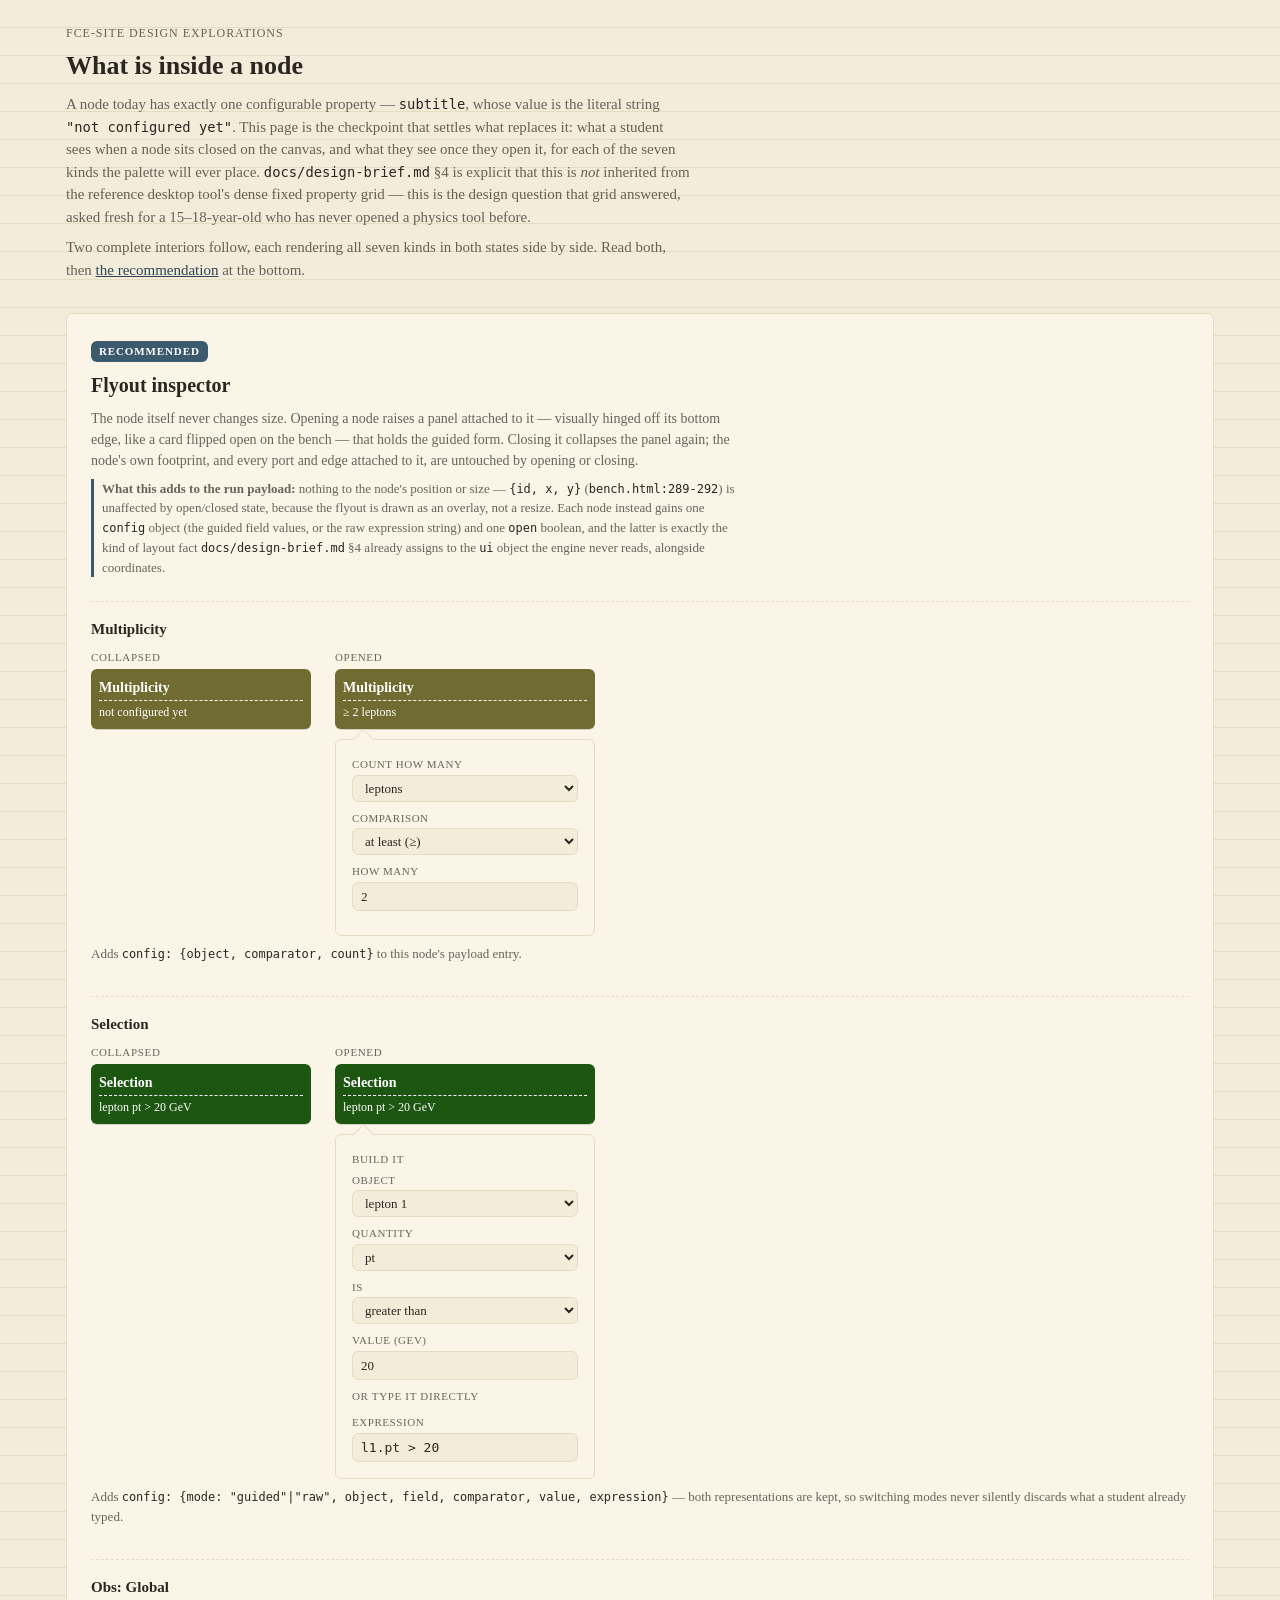
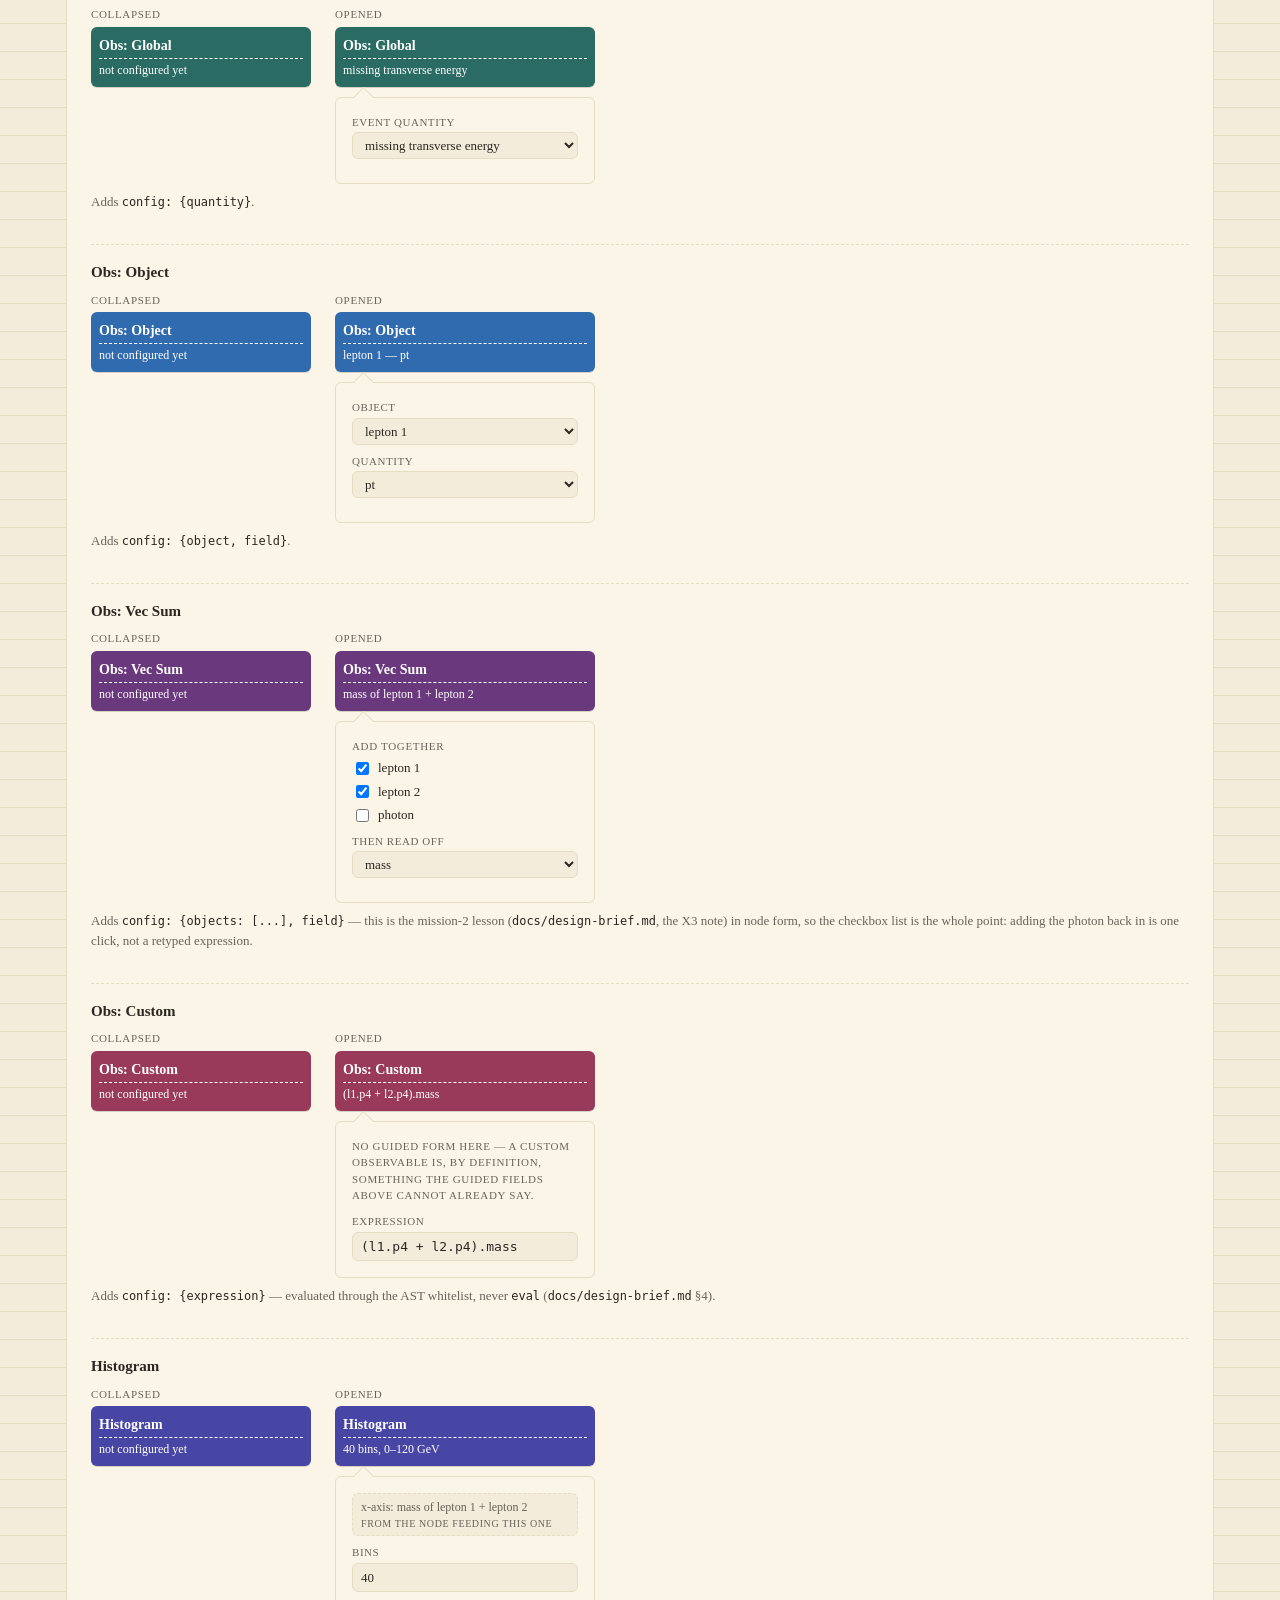
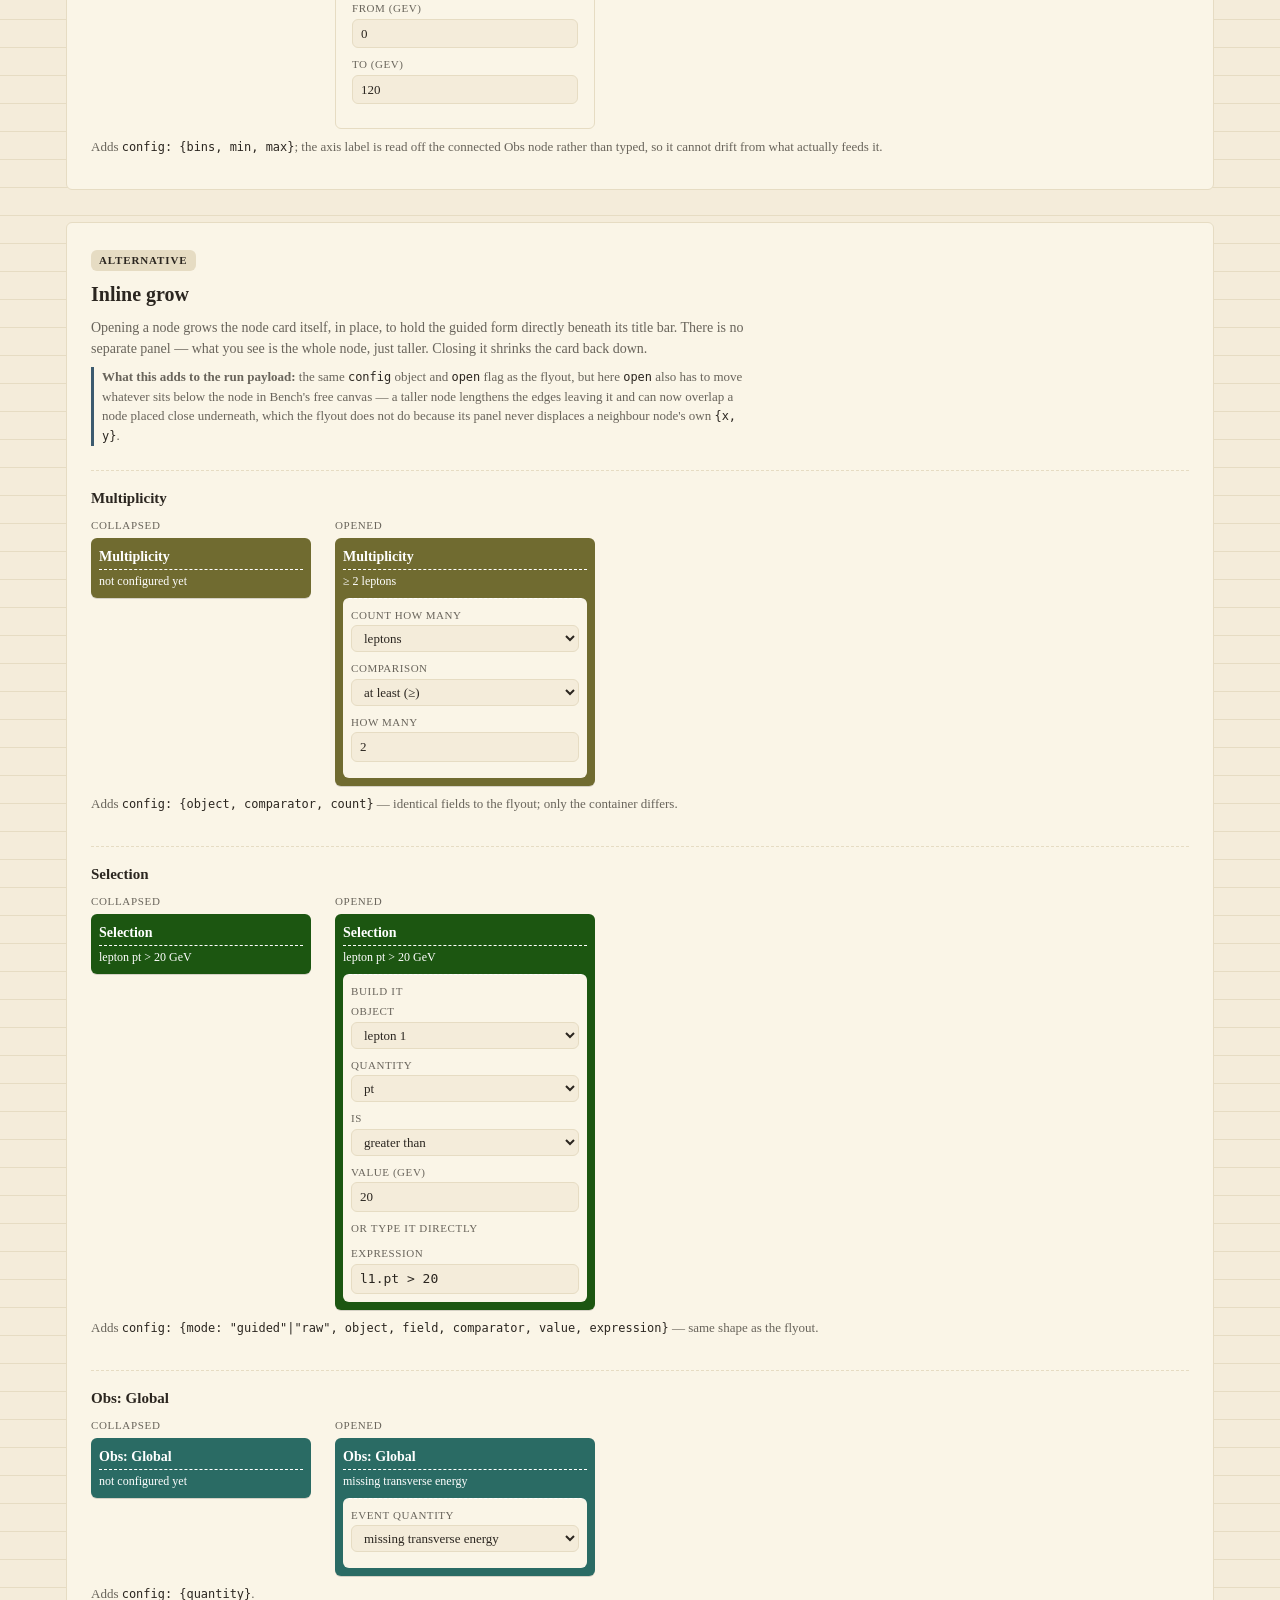
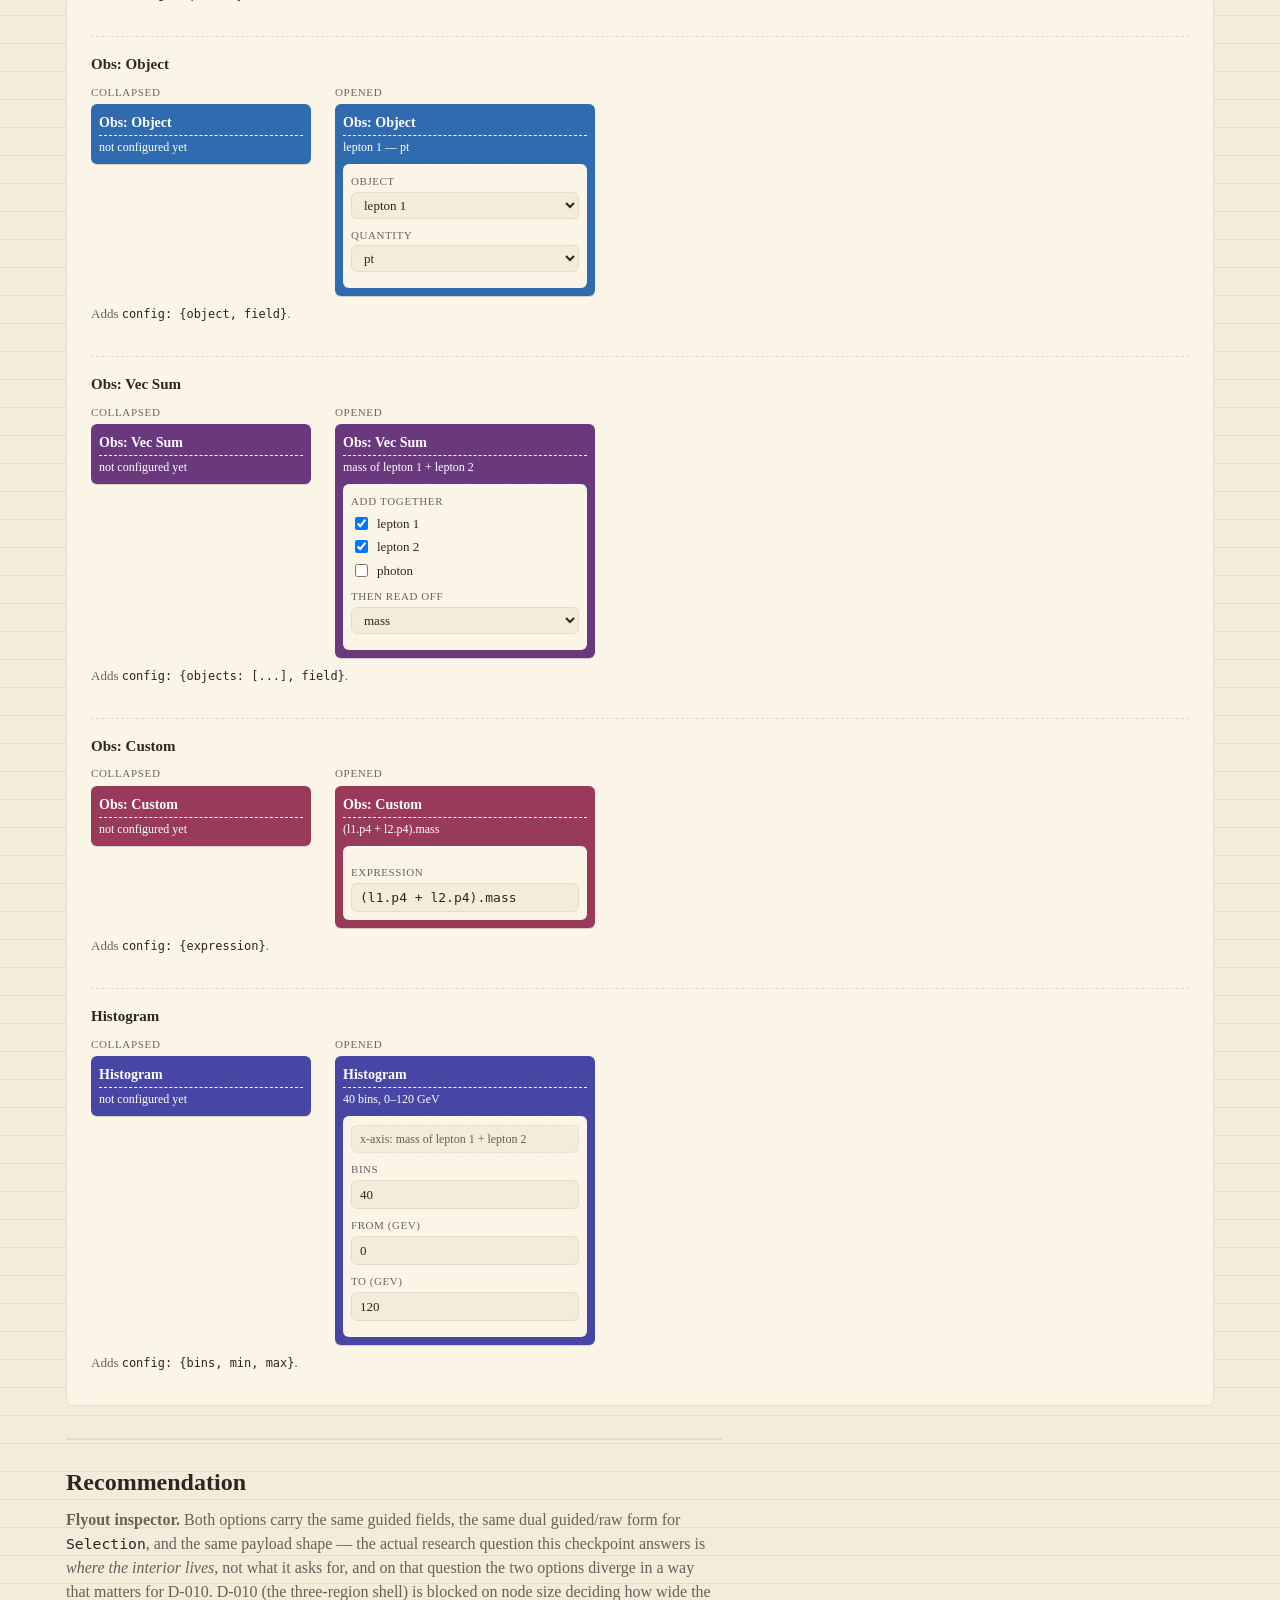
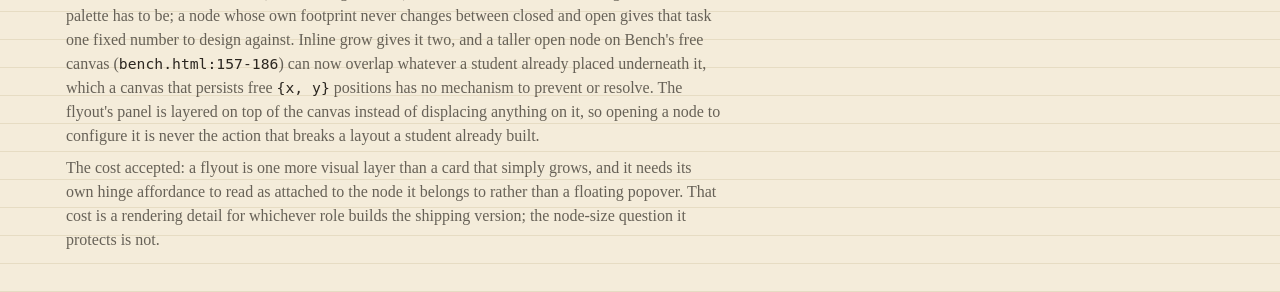
<file: docs/design-explorations/interiors.html>
<!DOCTYPE html>
<html lang="en">
<head>
<meta charset="utf-8" />
<meta name="viewport" content="width=device-width, initial-scale=1" />
<title>D-009 — node interiors (design exploration)</title>
<link rel="stylesheet" href="tokens.css" />
<link rel="stylesheet" href="interiors.css" />
</head>
<body>
<main class="page">

  <header class="ii-header">
    <span class="ii-header__eyebrow">FCE-site design explorations</span>
    <h1 class="ii-header__title">What is inside a node</h1>
    <p class="ii-header__lede">A node today has exactly one configurable property —
      <code>subtitle</code>, whose value is the literal string
      <code>"not configured yet"</code>. This page is the checkpoint that settles what
      replaces it: what a student sees when a node sits closed on the canvas, and what
      they see once they open it, for each of the seven kinds the palette will ever place.
      <code>docs/design-brief.md</code> §4 is explicit that this is <em>not</em> inherited
      from the reference desktop tool's dense fixed property grid — this is the design
      question that grid answered, asked fresh for a 15–18-year-old who has never opened a
      physics tool before.</p>
    <p class="ii-header__lede">Two complete interiors follow, each rendering all seven
      kinds in both states side by side. Read both, then <a href="#recommendation">the
      recommendation</a> at the bottom.</p>
  </header>

  <!-- ================================================================= -->
  <!-- OPTION 1 — Flyout inspector (recommended)                         -->
  <!-- ================================================================= -->
  <section class="option" data-option="flyout" data-recommended="true">
    <header class="option__head">
      <span class="option__tag">Recommended</span>
      <h2 class="option__title">Flyout inspector</h2>
      <p class="option__desc">The node itself never changes size. Opening a node
        raises a panel attached to it — visually hinged off its bottom edge, like a card
        flipped open on the bench — that holds the guided form. Closing it collapses the
        panel again; the node's own footprint, and every port and edge attached to it, are
        untouched by opening or closing.</p>
      <p class="option__payload"><strong>What this adds to the run payload:</strong> nothing
        to the node's position or size — <code>{id, x, y}</code> (<code>bench.html:289-292</code>)
        is unaffected by open/closed state, because the flyout is drawn as an overlay, not a
        resize. Each node instead gains one <code>config</code> object (the guided field
        values, or the raw expression string) and one <code>open</code> boolean, and the
        latter is exactly the kind of layout fact <code>docs/design-brief.md</code> §4 already
        assigns to the <code>ui</code> object the engine never reads, alongside coordinates.</p>
    </header>

    <div class="kind-grid">

      <!-- Multiplicity ------------------------------------------------- -->
      <article class="kind-demo" data-kind="Multiplicity">
        <h3 class="kind-demo__label">Multiplicity</h3>
        <div class="kind-demo__pair">
          <figure class="exemplar" data-state="collapsed">
            <figcaption>Collapsed</figcaption>
            <div class="inode inode--multiplicity">
              <p class="inode__title">Multiplicity</p>
              <p class="inode__subtitle">not configured yet</p>
            </div>
          </figure>
          <figure class="exemplar" data-state="opened">
            <figcaption>Opened</figcaption>
            <div class="inode-shell">
              <div class="inode inode--multiplicity">
                <p class="inode__title">Multiplicity</p>
                <p class="inode__subtitle">≥ 2 leptons</p>
              </div>
              <div class="flyout">
                <div class="flyout__field">
                  <label for="fly-mult-object">Count how many</label>
                  <select id="fly-mult-object">
                    <option>leptons</option>
                    <option>jets</option>
                    <option>photons</option>
                  </select>
                </div>
                <div class="flyout__field">
                  <label for="fly-mult-cmp">Comparison</label>
                  <select id="fly-mult-cmp">
                    <option>at least (≥)</option>
                    <option>exactly (=)</option>
                    <option>at most (≤)</option>
                  </select>
                </div>
                <div class="flyout__field">
                  <label for="fly-mult-count">How many</label>
                  <input id="fly-mult-count" type="number" min="0" value="2" />
                </div>
              </div>
            </div>
          </figure>
        </div>
        <p class="kind-demo__note">Adds <code>config: {object, comparator, count}</code> to
          this node's payload entry.</p>
      </article>

      <!-- Selection ------------------------------------------------------ -->
      <article class="kind-demo" data-kind="Selection">
        <h3 class="kind-demo__label">Selection</h3>
        <div class="kind-demo__pair">
          <figure class="exemplar" data-state="collapsed">
            <figcaption>Collapsed</figcaption>
            <div class="inode inode--selection">
              <p class="inode__title">Selection</p>
              <p class="inode__subtitle">lepton pt &gt; 20 GeV</p>
            </div>
          </figure>
          <figure class="exemplar" data-state="opened">
            <figcaption>Opened</figcaption>
            <div class="inode-shell">
              <div class="inode inode--selection">
                <p class="inode__title">Selection</p>
                <p class="inode__subtitle">lepton pt &gt; 20 GeV</p>
              </div>
              <div class="flyout">
                <p class="flyout__mode-label">Build it</p>
                <div class="io-guided">
                  <div class="flyout__field">
                    <label for="fly-sel-object">Object</label>
                    <select id="fly-sel-object">
                      <option>lepton 1</option>
                      <option>lepton 2</option>
                      <option>jet 1</option>
                    </select>
                  </div>
                  <div class="flyout__field">
                    <label for="fly-sel-field">Quantity</label>
                    <select id="fly-sel-field">
                      <option>pt</option>
                      <option>eta</option>
                      <option>phi</option>
                      <option>charge</option>
                    </select>
                  </div>
                  <div class="flyout__field">
                    <label for="fly-sel-cmp">Is</label>
                    <select id="fly-sel-cmp">
                      <option>greater than</option>
                      <option>less than</option>
                      <option>at least</option>
                      <option>at most</option>
                    </select>
                  </div>
                  <div class="flyout__field">
                    <label for="fly-sel-value">Value (GeV)</label>
                    <input id="fly-sel-value" type="number" value="20" />
                  </div>
                </div>
                <p class="flyout__mode-label flyout__mode-label--raw">Or type it directly</p>
                <div class="io-raw">
                  <label for="fly-sel-raw">Expression</label>
                  <input id="fly-sel-raw" class="io-raw__input" type="text"
                         value="l1.pt > 20" spellcheck="false" />
                </div>
              </div>
            </div>
          </figure>
        </div>
        <p class="kind-demo__note">Adds <code>config: {mode: "guided"|"raw", object, field,
          comparator, value, expression}</code> — both representations are kept, so
          switching modes never silently discards what a student already typed.</p>
      </article>

      <!-- ObsGlobal -------------------------------------------------------- -->
      <article class="kind-demo" data-kind="ObsGlobal">
        <h3 class="kind-demo__label">Obs: Global</h3>
        <div class="kind-demo__pair">
          <figure class="exemplar" data-state="collapsed">
            <figcaption>Collapsed</figcaption>
            <div class="inode inode--obs-global">
              <p class="inode__title">Obs: Global</p>
              <p class="inode__subtitle">not configured yet</p>
            </div>
          </figure>
          <figure class="exemplar" data-state="opened">
            <figcaption>Opened</figcaption>
            <div class="inode-shell">
              <div class="inode inode--obs-global">
                <p class="inode__title">Obs: Global</p>
                <p class="inode__subtitle">missing transverse energy</p>
              </div>
              <div class="flyout">
                <div class="flyout__field">
                  <label for="fly-global-qty">Event quantity</label>
                  <select id="fly-global-qty">
                    <option>missing transverse energy</option>
                    <option>number of leptons</option>
                    <option>total visible energy</option>
                  </select>
                </div>
              </div>
            </div>
          </figure>
        </div>
        <p class="kind-demo__note">Adds <code>config: {quantity}</code>.</p>
      </article>

      <!-- ObsObject -------------------------------------------------------- -->
      <article class="kind-demo" data-kind="ObsObject">
        <h3 class="kind-demo__label">Obs: Object</h3>
        <div class="kind-demo__pair">
          <figure class="exemplar" data-state="collapsed">
            <figcaption>Collapsed</figcaption>
            <div class="inode inode--obs-object">
              <p class="inode__title">Obs: Object</p>
              <p class="inode__subtitle">not configured yet</p>
            </div>
          </figure>
          <figure class="exemplar" data-state="opened">
            <figcaption>Opened</figcaption>
            <div class="inode-shell">
              <div class="inode inode--obs-object">
                <p class="inode__title">Obs: Object</p>
                <p class="inode__subtitle">lepton 1 — pt</p>
              </div>
              <div class="flyout">
                <div class="flyout__field">
                  <label for="fly-obsobj-object">Object</label>
                  <select id="fly-obsobj-object">
                    <option>lepton 1</option>
                    <option>lepton 2</option>
                    <option>jet 1</option>
                  </select>
                </div>
                <div class="flyout__field">
                  <label for="fly-obsobj-field">Quantity</label>
                  <select id="fly-obsobj-field">
                    <option>pt</option>
                    <option>eta</option>
                    <option>phi</option>
                    <option>mass</option>
                  </select>
                </div>
              </div>
            </div>
          </figure>
        </div>
        <p class="kind-demo__note">Adds <code>config: {object, field}</code>.</p>
      </article>

      <!-- ObsVectorSum ------------------------------------------------------- -->
      <article class="kind-demo" data-kind="ObsVectorSum">
        <h3 class="kind-demo__label">Obs: Vec Sum</h3>
        <div class="kind-demo__pair">
          <figure class="exemplar" data-state="collapsed">
            <figcaption>Collapsed</figcaption>
            <div class="inode inode--obs-vecsum">
              <p class="inode__title">Obs: Vec Sum</p>
              <p class="inode__subtitle">not configured yet</p>
            </div>
          </figure>
          <figure class="exemplar" data-state="opened">
            <figcaption>Opened</figcaption>
            <div class="inode-shell">
              <div class="inode inode--obs-vecsum">
                <p class="inode__title">Obs: Vec Sum</p>
                <p class="inode__subtitle">mass of lepton 1 + lepton 2</p>
              </div>
              <div class="flyout">
                <p class="flyout__mode-label">Add together</p>
                <fieldset class="flyout__checks">
                  <legend class="sr-only">Objects to add together</legend>
                  <label><input type="checkbox" checked /> lepton 1</label>
                  <label><input type="checkbox" checked /> lepton 2</label>
                  <label><input type="checkbox" /> photon</label>
                </fieldset>
                <div class="flyout__field">
                  <label for="fly-vecsum-field">Then read off</label>
                  <select id="fly-vecsum-field">
                    <option>mass</option>
                    <option>pt</option>
                    <option>eta</option>
                  </select>
                </div>
              </div>
            </div>
          </figure>
        </div>
        <p class="kind-demo__note">Adds <code>config: {objects: [...], field}</code> — this
          is the mission-2 lesson (<code>docs/design-brief.md</code>, the X3 note) in node
          form, so the checkbox list is the whole point: adding the photon back in is one
          click, not a retyped expression.</p>
      </article>

      <!-- ObsCustom -------------------------------------------------------- -->
      <article class="kind-demo" data-kind="ObsCustom">
        <h3 class="kind-demo__label">Obs: Custom</h3>
        <div class="kind-demo__pair">
          <figure class="exemplar" data-state="collapsed">
            <figcaption>Collapsed</figcaption>
            <div class="inode inode--obs-custom">
              <p class="inode__title">Obs: Custom</p>
              <p class="inode__subtitle">not configured yet</p>
            </div>
          </figure>
          <figure class="exemplar" data-state="opened">
            <figcaption>Opened</figcaption>
            <div class="inode-shell">
              <div class="inode inode--obs-custom">
                <p class="inode__title">Obs: Custom</p>
                <p class="inode__subtitle">(l1.p4 + l2.p4).mass</p>
              </div>
              <div class="flyout">
                <p class="flyout__mode-label">No guided form here — a custom observable
                  is, by definition, something the guided fields above cannot already say.</p>
                <div class="io-raw">
                  <label for="fly-custom-raw">Expression</label>
                  <input id="fly-custom-raw" class="io-raw__input" type="text"
                         value="(l1.p4 + l2.p4).mass" spellcheck="false" />
                </div>
              </div>
            </div>
          </figure>
        </div>
        <p class="kind-demo__note">Adds <code>config: {expression}</code> — evaluated
          through the AST whitelist, never <code>eval</code>
          (<code>docs/design-brief.md</code> §4).</p>
      </article>

      <!-- Histogram -------------------------------------------------------- -->
      <article class="kind-demo" data-kind="Histogram">
        <h3 class="kind-demo__label">Histogram</h3>
        <div class="kind-demo__pair">
          <figure class="exemplar" data-state="collapsed">
            <figcaption>Collapsed</figcaption>
            <div class="inode inode--histogram">
              <p class="inode__title">Histogram</p>
              <p class="inode__subtitle">not configured yet</p>
            </div>
          </figure>
          <figure class="exemplar" data-state="opened">
            <figcaption>Opened</figcaption>
            <div class="inode-shell">
              <div class="inode inode--histogram">
                <p class="inode__title">Histogram</p>
                <p class="inode__subtitle">40 bins, 0–120 GeV</p>
              </div>
              <div class="flyout">
                <p class="flyout__readonly">x-axis: mass of lepton 1 + lepton 2 <span
                  class="flyout__readonly-tag">from the node feeding this one</span></p>
                <div class="flyout__field">
                  <label for="fly-hist-bins">Bins</label>
                  <input id="fly-hist-bins" type="number" min="1" value="40" />
                </div>
                <div class="flyout__field">
                  <label for="fly-hist-min">From (GeV)</label>
                  <input id="fly-hist-min" type="number" value="0" />
                </div>
                <div class="flyout__field">
                  <label for="fly-hist-max">To (GeV)</label>
                  <input id="fly-hist-max" type="number" value="120" />
                </div>
              </div>
            </div>
          </figure>
        </div>
        <p class="kind-demo__note">Adds <code>config: {bins, min, max}</code>; the axis
          label is read off the connected Obs node rather than typed, so it cannot drift
          from what actually feeds it.</p>
      </article>

    </div>
  </section>

  <!-- ================================================================= -->
  <!-- OPTION 2 — Inline grow                                            -->
  <!-- ================================================================= -->
  <section class="option" data-option="inline-grow">
    <header class="option__head">
      <span class="option__tag option__tag--alt">Alternative</span>
      <h2 class="option__title">Inline grow</h2>
      <p class="option__desc">Opening a node grows the node card itself, in place, to
        hold the guided form directly beneath its title bar. There is no separate panel —
        what you see is the whole node, just taller. Closing it shrinks the card back down.</p>
      <p class="option__payload"><strong>What this adds to the run payload:</strong> the
        same <code>config</code> object and <code>open</code> flag as the flyout, but here
        <code>open</code> also has to move whatever sits below the node in Bench's free
        canvas — a taller node lengthens the edges leaving it and can now overlap a node
        placed close underneath, which the flyout does not do because its panel never
        displaces a neighbour node's own <code>{x, y}</code>.</p>
    </header>

    <div class="kind-grid">

      <!-- Multiplicity ------------------------------------------------- -->
      <article class="kind-demo" data-kind="Multiplicity">
        <h3 class="kind-demo__label">Multiplicity</h3>
        <div class="kind-demo__pair">
          <figure class="exemplar" data-state="collapsed">
            <figcaption>Collapsed</figcaption>
            <div class="inode inode--multiplicity">
              <p class="inode__title">Multiplicity</p>
              <p class="inode__subtitle">not configured yet</p>
            </div>
          </figure>
          <figure class="exemplar" data-state="opened">
            <figcaption>Opened</figcaption>
            <div class="inode inode--multiplicity inode--grown">
              <p class="inode__title">Multiplicity</p>
              <p class="inode__subtitle">≥ 2 leptons</p>
              <div class="inline-form">
                <div class="flyout__field">
                  <label for="inl-mult-object">Count how many</label>
                  <select id="inl-mult-object">
                    <option>leptons</option>
                    <option>jets</option>
                    <option>photons</option>
                  </select>
                </div>
                <div class="flyout__field">
                  <label for="inl-mult-cmp">Comparison</label>
                  <select id="inl-mult-cmp">
                    <option>at least (≥)</option>
                    <option>exactly (=)</option>
                    <option>at most (≤)</option>
                  </select>
                </div>
                <div class="flyout__field">
                  <label for="inl-mult-count">How many</label>
                  <input id="inl-mult-count" type="number" min="0" value="2" />
                </div>
              </div>
            </div>
          </figure>
        </div>
        <p class="kind-demo__note">Adds <code>config: {object, comparator, count}</code> —
          identical fields to the flyout; only the container differs.</p>
      </article>

      <!-- Selection ------------------------------------------------------ -->
      <article class="kind-demo" data-kind="Selection">
        <h3 class="kind-demo__label">Selection</h3>
        <div class="kind-demo__pair">
          <figure class="exemplar" data-state="collapsed">
            <figcaption>Collapsed</figcaption>
            <div class="inode inode--selection">
              <p class="inode__title">Selection</p>
              <p class="inode__subtitle">lepton pt &gt; 20 GeV</p>
            </div>
          </figure>
          <figure class="exemplar" data-state="opened">
            <figcaption>Opened</figcaption>
            <div class="inode inode--selection inode--grown">
              <p class="inode__title">Selection</p>
              <p class="inode__subtitle">lepton pt &gt; 20 GeV</p>
              <div class="inline-form">
                <p class="flyout__mode-label">Build it</p>
                <div class="io-guided">
                  <div class="flyout__field">
                    <label for="inl-sel-object">Object</label>
                    <select id="inl-sel-object">
                      <option>lepton 1</option>
                      <option>lepton 2</option>
                      <option>jet 1</option>
                    </select>
                  </div>
                  <div class="flyout__field">
                    <label for="inl-sel-field">Quantity</label>
                    <select id="inl-sel-field">
                      <option>pt</option>
                      <option>eta</option>
                      <option>phi</option>
                      <option>charge</option>
                    </select>
                  </div>
                  <div class="flyout__field">
                    <label for="inl-sel-cmp">Is</label>
                    <select id="inl-sel-cmp">
                      <option>greater than</option>
                      <option>less than</option>
                      <option>at least</option>
                      <option>at most</option>
                    </select>
                  </div>
                  <div class="flyout__field">
                    <label for="inl-sel-value">Value (GeV)</label>
                    <input id="inl-sel-value" type="number" value="20" />
                  </div>
                </div>
                <p class="flyout__mode-label flyout__mode-label--raw">Or type it directly</p>
                <div class="io-raw">
                  <label for="inl-sel-raw">Expression</label>
                  <input id="inl-sel-raw" class="io-raw__input" type="text"
                         value="l1.pt > 20" spellcheck="false" />
                </div>
              </div>
            </div>
          </figure>
        </div>
        <p class="kind-demo__note">Adds <code>config: {mode: "guided"|"raw", object, field,
          comparator, value, expression}</code> — same shape as the flyout.</p>
      </article>

      <!-- ObsGlobal -------------------------------------------------------- -->
      <article class="kind-demo" data-kind="ObsGlobal">
        <h3 class="kind-demo__label">Obs: Global</h3>
        <div class="kind-demo__pair">
          <figure class="exemplar" data-state="collapsed">
            <figcaption>Collapsed</figcaption>
            <div class="inode inode--obs-global">
              <p class="inode__title">Obs: Global</p>
              <p class="inode__subtitle">not configured yet</p>
            </div>
          </figure>
          <figure class="exemplar" data-state="opened">
            <figcaption>Opened</figcaption>
            <div class="inode inode--obs-global inode--grown">
              <p class="inode__title">Obs: Global</p>
              <p class="inode__subtitle">missing transverse energy</p>
              <div class="inline-form">
                <div class="flyout__field">
                  <label for="inl-global-qty">Event quantity</label>
                  <select id="inl-global-qty">
                    <option>missing transverse energy</option>
                    <option>number of leptons</option>
                    <option>total visible energy</option>
                  </select>
                </div>
              </div>
            </div>
          </figure>
        </div>
        <p class="kind-demo__note">Adds <code>config: {quantity}</code>.</p>
      </article>

      <!-- ObsObject -------------------------------------------------------- -->
      <article class="kind-demo" data-kind="ObsObject">
        <h3 class="kind-demo__label">Obs: Object</h3>
        <div class="kind-demo__pair">
          <figure class="exemplar" data-state="collapsed">
            <figcaption>Collapsed</figcaption>
            <div class="inode inode--obs-object">
              <p class="inode__title">Obs: Object</p>
              <p class="inode__subtitle">not configured yet</p>
            </div>
          </figure>
          <figure class="exemplar" data-state="opened">
            <figcaption>Opened</figcaption>
            <div class="inode inode--obs-object inode--grown">
              <p class="inode__title">Obs: Object</p>
              <p class="inode__subtitle">lepton 1 — pt</p>
              <div class="inline-form">
                <div class="flyout__field">
                  <label for="inl-obsobj-object">Object</label>
                  <select id="inl-obsobj-object">
                    <option>lepton 1</option>
                    <option>lepton 2</option>
                    <option>jet 1</option>
                  </select>
                </div>
                <div class="flyout__field">
                  <label for="inl-obsobj-field">Quantity</label>
                  <select id="inl-obsobj-field">
                    <option>pt</option>
                    <option>eta</option>
                    <option>phi</option>
                    <option>mass</option>
                  </select>
                </div>
              </div>
            </div>
          </figure>
        </div>
        <p class="kind-demo__note">Adds <code>config: {object, field}</code>.</p>
      </article>

      <!-- ObsVectorSum ------------------------------------------------------- -->
      <article class="kind-demo" data-kind="ObsVectorSum">
        <h3 class="kind-demo__label">Obs: Vec Sum</h3>
        <div class="kind-demo__pair">
          <figure class="exemplar" data-state="collapsed">
            <figcaption>Collapsed</figcaption>
            <div class="inode inode--obs-vecsum">
              <p class="inode__title">Obs: Vec Sum</p>
              <p class="inode__subtitle">not configured yet</p>
            </div>
          </figure>
          <figure class="exemplar" data-state="opened">
            <figcaption>Opened</figcaption>
            <div class="inode inode--obs-vecsum inode--grown">
              <p class="inode__title">Obs: Vec Sum</p>
              <p class="inode__subtitle">mass of lepton 1 + lepton 2</p>
              <div class="inline-form">
                <p class="flyout__mode-label">Add together</p>
                <fieldset class="flyout__checks">
                  <legend class="sr-only">Objects to add together</legend>
                  <label><input type="checkbox" checked /> lepton 1</label>
                  <label><input type="checkbox" checked /> lepton 2</label>
                  <label><input type="checkbox" /> photon</label>
                </fieldset>
                <div class="flyout__field">
                  <label for="inl-vecsum-field">Then read off</label>
                  <select id="inl-vecsum-field">
                    <option>mass</option>
                    <option>pt</option>
                    <option>eta</option>
                  </select>
                </div>
              </div>
            </div>
          </figure>
        </div>
        <p class="kind-demo__note">Adds <code>config: {objects: [...], field}</code>.</p>
      </article>

      <!-- ObsCustom -------------------------------------------------------- -->
      <article class="kind-demo" data-kind="ObsCustom">
        <h3 class="kind-demo__label">Obs: Custom</h3>
        <div class="kind-demo__pair">
          <figure class="exemplar" data-state="collapsed">
            <figcaption>Collapsed</figcaption>
            <div class="inode inode--obs-custom">
              <p class="inode__title">Obs: Custom</p>
              <p class="inode__subtitle">not configured yet</p>
            </div>
          </figure>
          <figure class="exemplar" data-state="opened">
            <figcaption>Opened</figcaption>
            <div class="inode inode--obs-custom inode--grown">
              <p class="inode__title">Obs: Custom</p>
              <p class="inode__subtitle">(l1.p4 + l2.p4).mass</p>
              <div class="inline-form">
                <div class="io-raw">
                  <label for="inl-custom-raw">Expression</label>
                  <input id="inl-custom-raw" class="io-raw__input" type="text"
                         value="(l1.p4 + l2.p4).mass" spellcheck="false" />
                </div>
              </div>
            </div>
          </figure>
        </div>
        <p class="kind-demo__note">Adds <code>config: {expression}</code>.</p>
      </article>

      <!-- Histogram -------------------------------------------------------- -->
      <article class="kind-demo" data-kind="Histogram">
        <h3 class="kind-demo__label">Histogram</h3>
        <div class="kind-demo__pair">
          <figure class="exemplar" data-state="collapsed">
            <figcaption>Collapsed</figcaption>
            <div class="inode inode--histogram">
              <p class="inode__title">Histogram</p>
              <p class="inode__subtitle">not configured yet</p>
            </div>
          </figure>
          <figure class="exemplar" data-state="opened">
            <figcaption>Opened</figcaption>
            <div class="inode inode--histogram inode--grown">
              <p class="inode__title">Histogram</p>
              <p class="inode__subtitle">40 bins, 0–120 GeV</p>
              <div class="inline-form">
                <p class="flyout__readonly">x-axis: mass of lepton 1 + lepton 2</p>
                <div class="flyout__field">
                  <label for="inl-hist-bins">Bins</label>
                  <input id="inl-hist-bins" type="number" min="1" value="40" />
                </div>
                <div class="flyout__field">
                  <label for="inl-hist-min">From (GeV)</label>
                  <input id="inl-hist-min" type="number" value="0" />
                </div>
                <div class="flyout__field">
                  <label for="inl-hist-max">To (GeV)</label>
                  <input id="inl-hist-max" type="number" value="120" />
                </div>
              </div>
            </div>
          </figure>
        </div>
        <p class="kind-demo__note">Adds <code>config: {bins, min, max}</code>.</p>
      </article>

    </div>
  </section>

  <!-- ================================================================= -->
  <section class="recommendation" id="recommendation">
    <h2>Recommendation</h2>
    <p><strong>Flyout inspector.</strong> Both options carry the same guided fields, the
      same dual guided/raw form for <code>Selection</code>, and the same payload shape —
      the actual research question this checkpoint answers is <em>where the interior
      lives</em>, not what it asks for, and on that question the two options diverge in a
      way that matters for D-010. D-010 (the three-region shell) is blocked on node size
      deciding how wide the palette has to be; a node whose own footprint never changes
      between closed and open gives that task one fixed number to design against. Inline
      grow gives it two, and a taller open node on Bench's free canvas
      (<code>bench.html:157-186</code>) can now overlap whatever a student already placed
      underneath it, which a canvas that persists free <code>{x, y}</code> positions has no
      mechanism to prevent or resolve. The flyout's panel is layered on top of the canvas
      instead of displacing anything on it, so opening a node to configure it is never the
      action that breaks a layout a student already built.</p>
    <p>The cost accepted: a flyout is one more visual layer than a card that simply grows,
      and it needs its own hinge affordance to read as attached to the node it belongs to
      rather than a floating popover. That cost is a rendering detail for whichever role
      builds the shipping version; the node-size question it protects is not.</p>
  </section>

</main>
</body>
</html>
</file>
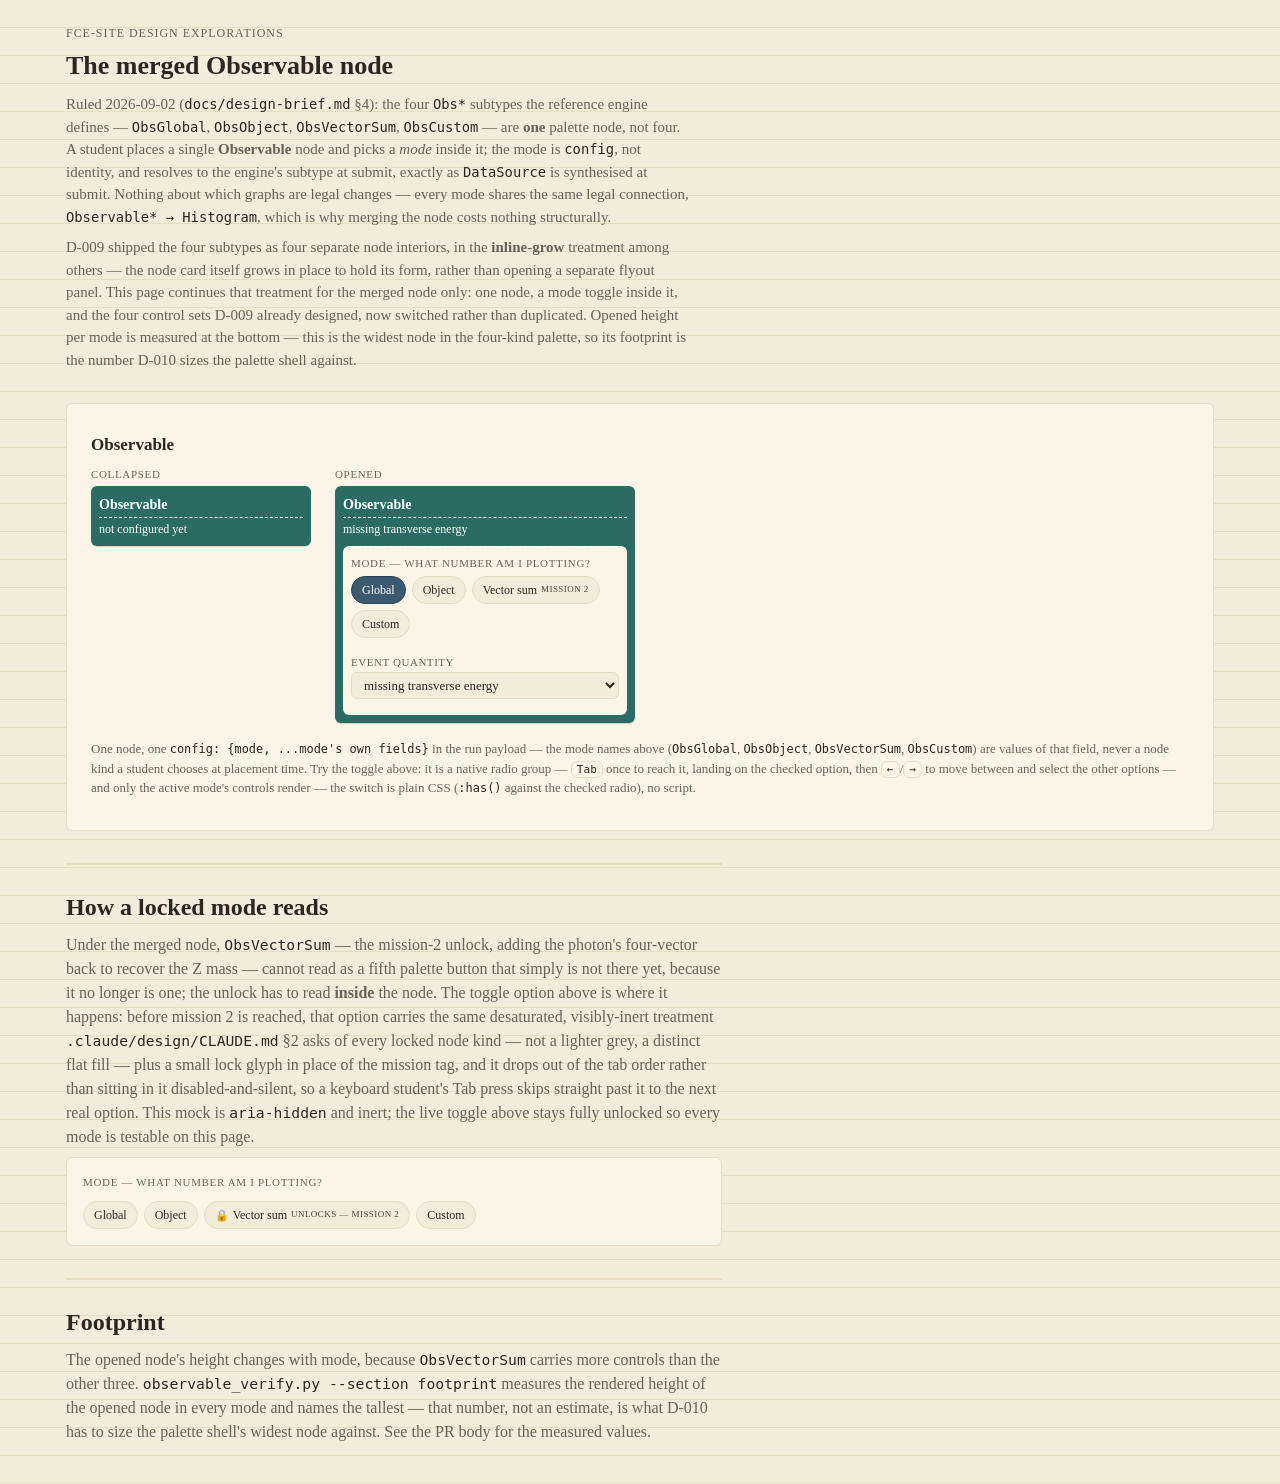
<file: docs/design-explorations/observable.html>
<!DOCTYPE html>
<html lang="en">
<head>
<meta charset="utf-8" />
<meta name="viewport" content="width=device-width, initial-scale=1" />
<title>D-013 — the merged Observable node (design exploration)</title>
<link rel="stylesheet" href="tokens.css" />
<link rel="stylesheet" href="observable.css" />
</head>
<body>
<main class="page">

  <header class="ii-header">
    <span class="ii-header__eyebrow">FCE-site design explorations</span>
    <h1 class="ii-header__title">The merged Observable node</h1>
    <p class="ii-header__lede">Ruled 2026-09-02 (<code>docs/design-brief.md</code> §4): the four
      <code>Obs*</code> subtypes the reference engine defines —
      <code>ObsGlobal</code>, <code>ObsObject</code>, <code>ObsVectorSum</code>,
      <code>ObsCustom</code> — are <strong>one</strong> palette node, not four. A student places
      a single <strong>Observable</strong> node and picks a <em>mode</em> inside it; the mode is
      <code>config</code>, not identity, and resolves to the engine's subtype at submit, exactly
      as <code>DataSource</code> is synthesised at submit. Nothing about which graphs are legal
      changes — every mode shares the same legal connection,
      <code>Observable* &rarr; Histogram</code>, which is why merging the node costs nothing
      structurally.</p>
    <p class="ii-header__lede">D-009 shipped the four subtypes as four separate node interiors,
      in the <strong>inline-grow</strong> treatment among others — the node card itself grows in
      place to hold its form, rather than opening a separate flyout panel. This page continues
      that treatment for the merged node only: one node, a mode toggle inside it, and the four
      control sets D-009 already designed, now switched rather than duplicated. Opened height per
      mode is measured at the bottom — this is the widest node in the four-kind palette, so its
      footprint is the number D-010 sizes the palette shell against.</p>
  </header>

  <section class="option" data-option="inline-grow">
    <div class="kind-grid">

      <!-- Observable — the one merged node kind -------------------------- -->
      <article class="kind-demo" data-kind="Observable">
        <h2 class="kind-demo__label">Observable</h2>
        <div class="kind-demo__pair">

          <figure class="exemplar" data-state="collapsed">
            <figcaption>Collapsed</figcaption>
            <div class="inode inode--observable">
              <p class="inode__title">Observable</p>
              <p class="inode__subtitle">not configured yet</p>
            </div>
          </figure>

          <figure class="exemplar" data-state="opened">
            <figcaption>Opened</figcaption>
            <div class="inode inode--observable inode--grown">
              <p class="inode__title">Observable</p>
              <p class="inode__subtitle">
                <span class="obs-preview" data-mode="ObsGlobal">missing transverse energy</span>
                <span class="obs-preview" data-mode="ObsObject">lepton 1 &mdash; pt</span>
                <span class="obs-preview" data-mode="ObsVectorSum">mass of lepton 1 + lepton 2</span>
                <span class="obs-preview" data-mode="ObsCustom">(l1.p4 + l2.p4).mass</span>
              </p>

              <div class="inline-form">
                <fieldset class="mode-toggle">
                  <legend class="mode-toggle__legend">Mode &mdash; what number am I plotting?</legend>

                  <span class="mode-toggle__opt">
                    <input type="radio" name="obs-mode" id="obs-mode-global"
                           value="ObsGlobal" checked />
                    <label for="obs-mode-global">Global</label>
                  </span>

                  <span class="mode-toggle__opt">
                    <input type="radio" name="obs-mode" id="obs-mode-object"
                           value="ObsObject" />
                    <label for="obs-mode-object">Object</label>
                  </span>

                  <span class="mode-toggle__opt">
                    <input type="radio" name="obs-mode" id="obs-mode-vecsum"
                           value="ObsVectorSum" />
                    <label for="obs-mode-vecsum">Vector sum
                      <span class="mode-toggle__unlock-tag">mission 2</span></label>
                  </span>

                  <span class="mode-toggle__opt">
                    <input type="radio" name="obs-mode" id="obs-mode-custom"
                           value="ObsCustom" />
                    <label for="obs-mode-custom">Custom</label>
                  </span>
                </fieldset>

                <!-- ObsGlobal ---------------------------------------------- -->
                <div class="mode-panel" data-mode="ObsGlobal">
                  <div class="obs-field">
                    <label for="obs-global-qty">Event quantity</label>
                    <select id="obs-global-qty" name="obs-global-qty">
                      <option>missing transverse energy</option>
                      <option>number of leptons</option>
                      <option>total visible energy</option>
                    </select>
                  </div>
                </div>

                <!-- ObsObject ---------------------------------------------- -->
                <div class="mode-panel" data-mode="ObsObject">
                  <div class="obs-field">
                    <label for="obs-object-object">Object</label>
                    <select id="obs-object-object" name="obs-object-object">
                      <option>lepton 1</option>
                      <option>lepton 2</option>
                      <option>jet 1</option>
                    </select>
                  </div>
                  <div class="obs-field">
                    <label for="obs-object-field">Quantity</label>
                    <select id="obs-object-field" name="obs-object-field">
                      <option>pt</option>
                      <option>eta</option>
                      <option>phi</option>
                      <option>mass</option>
                    </select>
                  </div>
                </div>

                <!-- ObsVectorSum — the mission-2 unlock --------------------- -->
                <div class="mode-panel" data-mode="ObsVectorSum">
                  <p class="obs-field__group-label">Add together</p>
                  <div class="obs-check">
                    <input type="checkbox" id="obs-vecsum-l1" name="obs-vecsum-l1" checked />
                    <label for="obs-vecsum-l1">lepton 1</label>
                  </div>
                  <div class="obs-check">
                    <input type="checkbox" id="obs-vecsum-l2" name="obs-vecsum-l2" checked />
                    <label for="obs-vecsum-l2">lepton 2</label>
                  </div>
                  <div class="obs-check">
                    <input type="checkbox" id="obs-vecsum-photon" name="obs-vecsum-photon" />
                    <label for="obs-vecsum-photon">photon</label>
                  </div>
                  <div class="obs-field">
                    <label for="obs-vecsum-field">Then read off</label>
                    <select id="obs-vecsum-field" name="obs-vecsum-field">
                      <option>mass</option>
                      <option>pt</option>
                      <option>eta</option>
                    </select>
                  </div>
                </div>

                <!-- ObsCustom ------------------------------------------------ -->
                <div class="mode-panel" data-mode="ObsCustom">
                  <p class="obs-field__note">No guided form here &mdash; a custom observable is,
                    by definition, something the other three modes cannot already say.</p>
                  <div class="obs-field">
                    <label for="obs-custom-expr">Expression</label>
                    <input id="obs-custom-expr" name="obs-custom-expr" class="obs-field__mono"
                           type="text" value="(l1.p4 + l2.p4).mass" spellcheck="false" />
                  </div>
                </div>

              </div>
            </div>
          </figure>

        </div>
        <p class="kind-demo__note">One node, one <code>config: {mode, ...mode's own fields}</code>
          in the run payload — the mode names above (<code>ObsGlobal</code>,
          <code>ObsObject</code>, <code>ObsVectorSum</code>, <code>ObsCustom</code>) are values of
          that field, never a node kind a student chooses at placement time. Try the toggle above:
          it is a native radio group — <kbd>Tab</kbd> once to reach it, landing on the checked
          option, then <kbd>&larr;</kbd>/<kbd>&rarr;</kbd> to move between and select the other
          options — and only the active mode's controls render — the switch is plain CSS
          (<code>:has()</code> against the checked radio), no script.</p>
      </article>

    </div>
  </section>

  <!-- ================================================================= -->
  <section class="unlock-note">
    <h2>How a locked mode reads</h2>
    <p>Under the merged node, <code>ObsVectorSum</code> — the mission-2 unlock, adding the
      photon's four-vector back to recover the Z mass — cannot read as a fifth palette button
      that simply is not there yet, because it no longer is one; the unlock has to read
      <strong>inside</strong> the node. The toggle option above is where it happens: before
      mission 2 is reached, that option carries the same desaturated, visibly-inert treatment
      <code>.claude/design/CLAUDE.md</code> §2 asks of every locked node kind — not a lighter
      grey, a distinct flat fill — plus a small lock glyph in place of the mission tag, and it
      drops out of the tab order rather than sitting in it disabled-and-silent, so a keyboard
      student's Tab press skips straight past it to the next real option. This mock is
      <code>aria-hidden</code> and inert; the live toggle above stays fully unlocked so every
      mode is testable on this page.</p>
    <div class="mode-toggle mode-toggle--mock" aria-hidden="true">
      <span class="mode-toggle__legend">Mode &mdash; what number am I plotting?</span>
      <span class="mode-toggle__opt">
        <span class="mode-toggle__chip">Global</span>
      </span>
      <span class="mode-toggle__opt">
        <span class="mode-toggle__chip">Object</span>
      </span>
      <span class="mode-toggle__opt mode-toggle__opt--locked">
        <span class="mode-toggle__chip mode-toggle__chip--locked">
          <span class="mode-toggle__lock">&#128274;</span> Vector sum
          <span class="mode-toggle__unlock-tag">unlocks &mdash; mission 2</span>
        </span>
      </span>
      <span class="mode-toggle__opt">
        <span class="mode-toggle__chip">Custom</span>
      </span>
    </div>
  </section>

  <!-- ================================================================= -->
  <section class="footprint-note">
    <h2>Footprint</h2>
    <p>The opened node's height changes with mode, because <code>ObsVectorSum</code> carries
      more controls than the other three. <code>observable_verify.py --section footprint</code>
      measures the rendered height of the opened node in every mode and names the tallest —
      that number, not an estimate, is what D-010 has to size the palette shell's widest node
      against. See the PR body for the measured values.</p>
  </section>

</main>
</body>
</html>
</file>
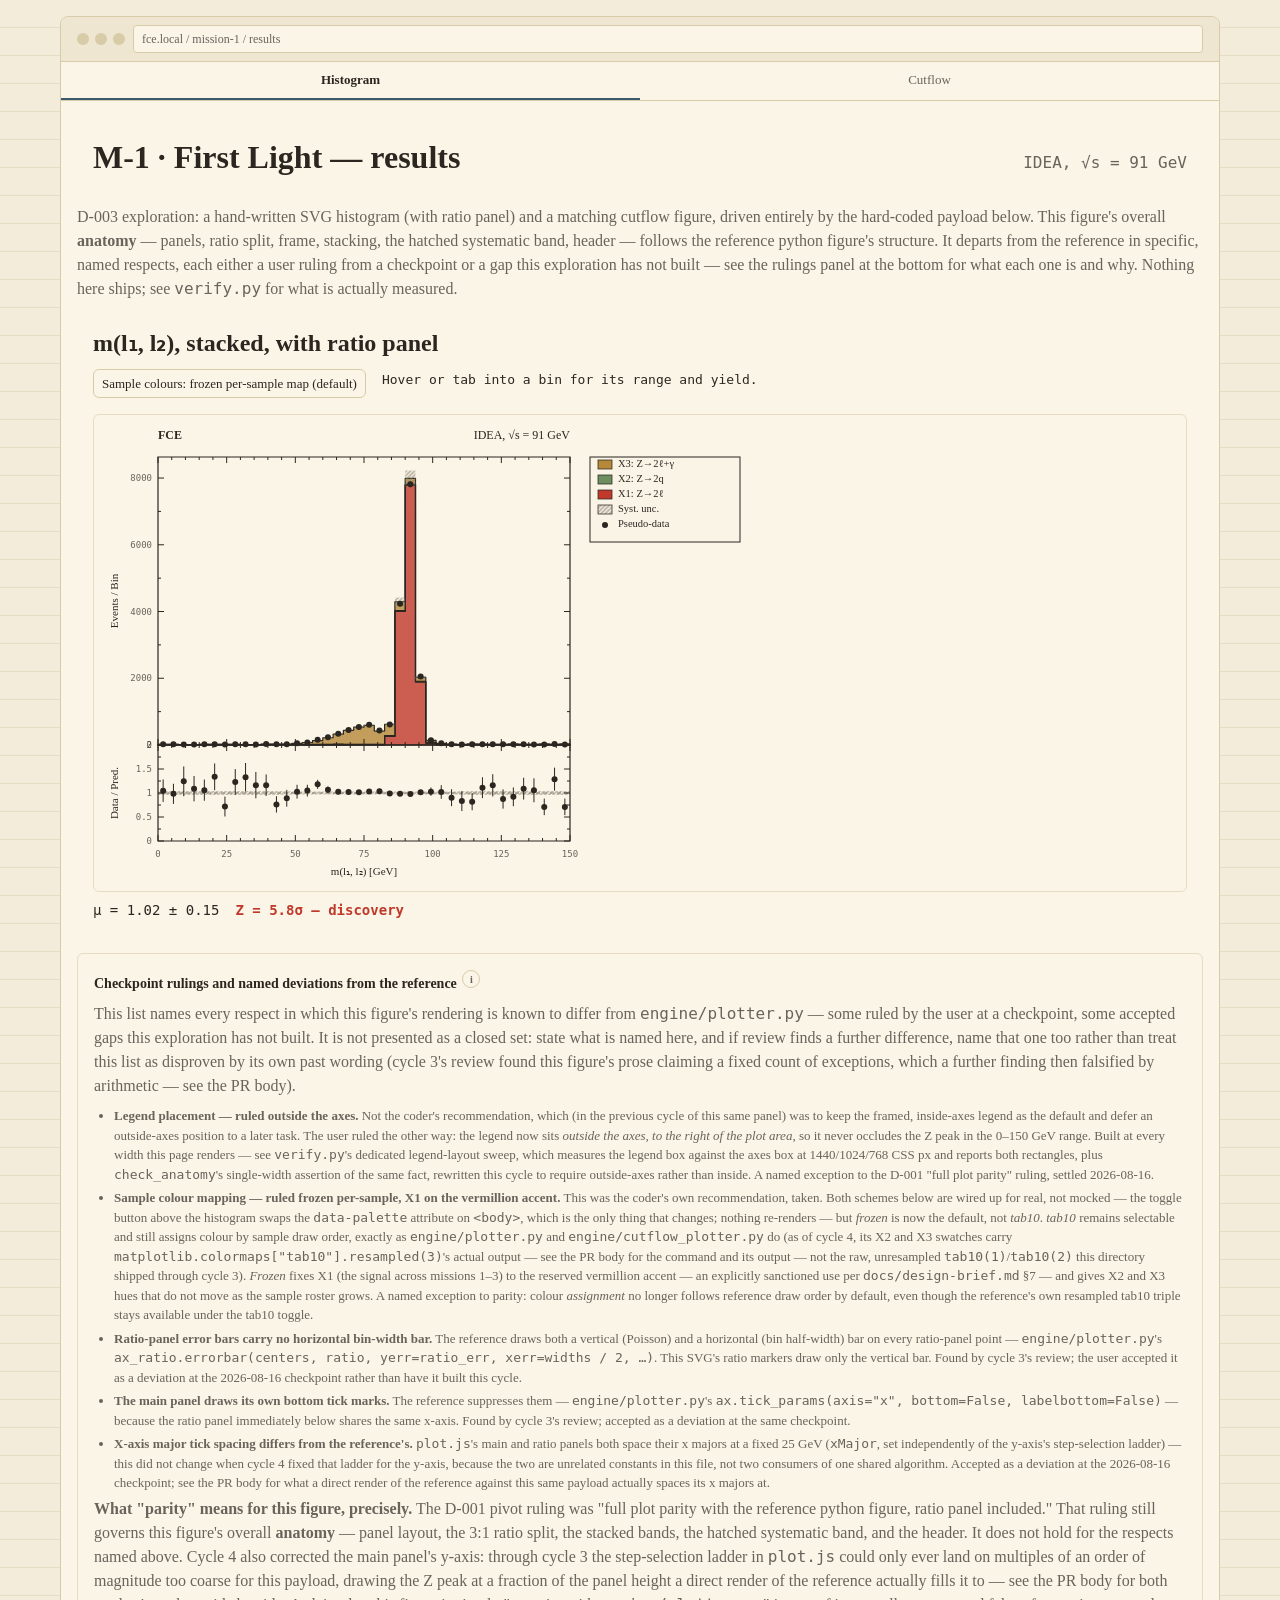
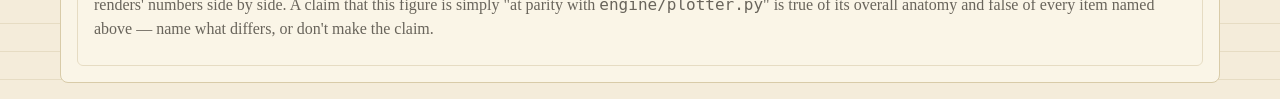
<file: docs/design-explorations/plot.html>
<!DOCTYPE html>
<html lang="en">
<head>
<meta charset="utf-8" />
<meta name="viewport" content="width=device-width, initial-scale=1" />
<title>D-003 — interactive plot component (design exploration)</title>
<link rel="stylesheet" href="tokens.css" />
<link rel="stylesheet" href="frame.css" />
<link rel="stylesheet" href="plot.css" />
</head>
<body data-palette="frozen">
<div class="page-wrapper">
  <div class="browser-frame">
    <div class="browser-chrome">
      <div class="browser-dots"><span></span><span></span><span></span></div>
      <div class="browser-url">fce.local / mission-1 / results</div>
    </div>

    <div class="main-tabs" role="tablist" aria-label="Result figures">
      <button class="tab-btn active" id="tab-hist" type="button" role="tab"
              aria-selected="true" aria-controls="panel-hist">Histogram</button>
      <button class="tab-btn" id="tab-cutflow" type="button" role="tab"
              aria-selected="false" aria-controls="panel-cutflow">Cutflow</button>
    </div>

    <div class="browser-content">
      <header class="title-bar">
        <h1>M-1 · First Light — results</h1>
        <p class="num">IDEA, √s = 91 GeV</p>
      </header>
      <p>
        D-003 exploration: a hand-written SVG histogram (with ratio panel) and a
        matching cutflow figure, driven entirely by the hard-coded payload below.
        This figure's overall <strong>anatomy</strong> — panels, ratio split, frame,
        stacking, the hatched systematic band, header — follows the reference python
        figure's structure. It departs from the reference in specific, named
        respects, each either a user ruling from a checkpoint or a gap this
        exploration has not built — see the rulings panel at the bottom for what each
        one is and why. Nothing here ships; see <code>verify.py</code> for what is
        actually measured.
      </p>

      <section class="option-panel active" id="panel-hist" role="tabpanel" aria-labelledby="tab-hist">
        <h2>m(l₁, l₂), stacked, with ratio panel</h2>
        <div class="plot-controls">
          <button class="palette-toggle" id="palette-toggle" type="button" aria-pressed="true">
            Sample colours: frozen per-sample map (default)
          </button>
          <p class="plot-readout" id="plot-readout" aria-live="polite">
            Hover or tab into a bin for its range and yield.
          </p>
        </div>
        <div class="figure-scroll">
          <div id="hist-figure"></div>
        </div>
        <div class="fit-readout">
          <span class="num" id="fit-mu">μ = —</span>
          <span class="num" id="fit-z">Z = —</span>
        </div>
      </section>

      <section class="option-panel" id="panel-cutflow" role="tabpanel" aria-labelledby="tab-cutflow">
        <h2>Cutflow — MC composition by stage</h2>
        <div class="figure-scroll">
          <div id="cutflow-figure"></div>
        </div>
      </section>

      <div class="wf-annotations">
        <h3>Checkpoint rulings and named deviations from the reference
          <span class="wf-marker">i</span></h3>
        <p>
          This list names every respect in which this figure's rendering is known to
          differ from <code>engine/plotter.py</code> — some ruled by the user at a
          checkpoint, some accepted gaps this exploration has not built. It is not
          presented as a closed set: state what is named here, and if review finds a
          further difference, name that one too rather than treat this list as
          disproven by its own past wording (cycle 3's review found this figure's
          prose claiming a fixed count of exceptions, which a further finding then
          falsified by arithmetic — see the PR body).
        </p>
        <ul>
          <li>
            <strong>Legend placement — ruled outside the axes.</strong> Not the
            coder's recommendation, which (in the previous cycle of this same panel)
            was to keep the framed, inside-axes legend as the default and defer an
            outside-axes position to a later task. The user ruled the other way: the
            legend now sits <em>outside the axes, to the right of the plot area</em>,
            so it never occludes the Z peak in the 0–150 GeV range. Built at every
            width this page renders — see <code>verify.py</code>'s dedicated
            legend-layout sweep, which measures the legend box against the axes box
            at 1440/1024/768 CSS px and reports both rectangles, plus
            <code>check_anatomy</code>'s single-width assertion of the same fact,
            rewritten this cycle to require outside-axes rather than inside. A named
            exception to the D-001 "full plot parity" ruling, settled 2026-08-16.
          </li>
          <li>
            <strong>Sample colour mapping — ruled frozen per-sample, X1 on the
            vermillion accent.</strong> This was the coder's own recommendation,
            taken. Both schemes below are wired up for real, not mocked — the toggle
            button above the histogram swaps the <code>data-palette</code> attribute
            on <code>&lt;body&gt;</code>, which is the only thing that changes;
            nothing re-renders — but <em>frozen</em> is now the default, not
            <em>tab10</em>. <em>tab10</em> remains selectable and still assigns
            colour by sample draw order, exactly as <code>engine/plotter.py</code>
            and <code>engine/cutflow_plotter.py</code> do (as of cycle 4, its X2 and
            X3 swatches carry <code>matplotlib.colormaps["tab10"].resampled(3)</code>'s
            actual output — see the PR body for the command and its output — not the
            raw, unresampled <code>tab10(1)</code>/<code>tab10(2)</code> this
            directory shipped through cycle 3). <em>Frozen</em> fixes X1 (the signal
            across missions 1–3) to the reserved vermillion accent — an explicitly
            sanctioned use per <code>docs/design-brief.md</code> §7 — and gives X2 and
            X3 hues that do not move as the sample roster grows. A named exception to
            parity: colour <em>assignment</em> no longer follows reference draw order
            by default, even though the reference's own resampled tab10 triple stays
            available under the tab10 toggle.
          </li>
          <li>
            <strong>Ratio-panel error bars carry no horizontal bin-width bar.</strong>
            The reference draws both a vertical (Poisson) and a horizontal (bin
            half-width) bar on every ratio-panel point —
            <code>engine/plotter.py</code>'s <code>ax_ratio.errorbar(centers, ratio,
            yerr=ratio_err, xerr=widths / 2, …)</code>. This SVG's ratio markers draw
            only the vertical bar. Found by cycle 3's review; the user accepted it as
            a deviation at the 2026-08-16 checkpoint rather than have it built this
            cycle.
          </li>
          <li>
            <strong>The main panel draws its own bottom tick marks.</strong> The
            reference suppresses them — <code>engine/plotter.py</code>'s
            <code>ax.tick_params(axis="x", bottom=False, labelbottom=False)</code> —
            because the ratio panel immediately below shares the same x-axis. Found
            by cycle 3's review; accepted as a deviation at the same checkpoint.
          </li>
          <li>
            <strong>X-axis major tick spacing differs from the reference's.</strong>
            <code>plot.js</code>'s main and ratio panels both space their x majors at
            a fixed 25 GeV (<code>xMajor</code>, set independently of the y-axis's
            step-selection ladder) — this did not change when cycle 4 fixed that
            ladder for the y-axis, because the two are unrelated constants in this
            file, not two consumers of one shared algorithm. Accepted as a deviation
            at the 2026-08-16 checkpoint; see the PR body for what a direct render of
            the reference against this same payload actually spaces its x majors at.
          </li>
        </ul>
        <p>
          <strong>What "parity" means for this figure, precisely.</strong> The D-001
          pivot ruling was "full plot parity with the reference python figure, ratio
          panel included." That ruling still governs this figure's overall
          <strong>anatomy</strong> — panel layout, the 3:1 ratio split, the stacked
          bands, the hatched systematic band, and the header. It does not hold for
          the respects named above. Cycle 4 also corrected the main panel's y-axis:
          through cycle 3 the step-selection ladder in <code>plot.js</code> could
          only ever land on multiples of an order of magnitude too coarse for this
          payload, drawing the Z peak at a fraction of the panel height a direct
          render of the reference actually fills it to — see the PR body for both
          renders' numbers side by side. A claim that this figure is simply "at
          parity with <code>engine/plotter.py</code>" is true of its overall anatomy
          and false of every item named above — name what differs, or don't make the
          claim.
        </p>
      </div>
    </div>
  </div>
</div>

<script type="application/json" id="payload-data">
{
  "meta": {
    "mission": "M-1",
    "detector": "IDEA",
    "energy": "91 GeV",
    "xLabel": "m(l₁, l₂) [GeV]",
    "processNames": {
      "X1": "X1: Z→2ℓ",
      "X2": "X2: Z→2q",
      "X3": "X3: Z→2ℓ+γ"
    }
  },
  "edges": [
    0.0, 3.75, 7.5, 11.25, 15.0, 18.75, 22.5, 26.25, 30.0, 33.75,
    37.5, 41.25, 45.0, 48.75, 52.5, 56.25, 60.0, 63.75, 67.5, 71.25,
    75.0, 78.75, 82.5, 86.25, 90.0, 93.75, 97.5, 101.25, 105.0, 108.75,
    112.5, 116.25, 120.0, 123.75, 127.5, 131.25, 135.0, 138.75, 142.5, 146.25,
    150.0
  ],
  "lumiUnc": 0.025,
  "systSources": ["jec", "lep", "btag"],
  "samples": [
    {
      "name": "X1",
      "counts": [
        0.0, 0.0, 0.0, 0.0, 0.0, 0.0, 0.0, 0.0, 0.0, 0.0,
        0.0, 0.0, 0.0, 0.0, 0.0, 0.0, 0.0, 0.0, 0.0, 0.0,
        0.002, 2.06, 256.914, 4002.496, 7788.114, 1892.744, 57.453, 0.218, 0.0, 0.0,
        0.0, 0.0, 0.0, 0.0, 0.0, 0.0, 0.0, 0.0, 0.0, 0.0
      ],
      "weightsSquared": [
        0.0, 0.0, 0.0, 0.0, 0.0, 0.0, 0.0, 0.0, 0.0, 0.0,
        0.0, 0.0, 0.0, 0.0, 0.0, 0.0, 0.0, 0.0, 0.0, 0.0,
        0.0013, 1.277, 159.2867, 2481.5476, 4828.6304, 1173.5013, 35.6206, 0.135, 0.0001, 0.0,
        0.0, 0.0, 0.0, 0.0, 0.0, 0.0, 0.0, 0.0, 0.0, 0.0
      ],
      "systUp": {
        "jec": [
          0.0, 0.0, 0.0, 0.0, 0.0, 0.0, 0.0, 0.0, 0.0, 0.0,
          0.0, 0.0, 0.0, 0.0, 0.0, 0.0, 0.0, 0.0, 0.0, 0.0,
          0.002, 2.06, 256.914, 4002.496, 7788.114, 1892.744, 57.453, 0.218, 0.0, 0.0,
          0.0, 0.0, 0.0, 0.0, 0.0, 0.0, 0.0, 0.0, 0.0, 0.0
        ],
        "lep": [
          0.0, 0.0, 0.0, 0.0, 0.0, 0.0, 0.0, 0.0, 0.0, 0.0,
          0.0, 0.0, 0.0, 0.0, 0.0, 0.0, 0.0, 0.0, 0.0, 0.0,
          0.002, 2.091, 260.768, 4062.534, 7904.935, 1921.135, 58.314, 0.221, 0.0, 0.0,
          0.0, 0.0, 0.0, 0.0, 0.0, 0.0, 0.0, 0.0, 0.0, 0.0
        ],
        "btag": [
          0.0, 0.0, 0.0, 0.0, 0.0, 0.0, 0.0, 0.0, 0.0, 0.0,
          0.0, 0.0, 0.0, 0.0, 0.0, 0.0, 0.0, 0.0, 0.0, 0.0,
          0.002, 2.06, 256.914, 4002.496, 7788.114, 1892.744, 57.453, 0.218, 0.0, 0.0,
          0.0, 0.0, 0.0, 0.0, 0.0, 0.0, 0.0, 0.0, 0.0, 0.0
        ]
      }
    },
    {
      "name": "X2",
      "counts": [
        19.074, 22.395, 12.878, 15.59, 21.703, 17.207, 16.717, 17.063, 14.97, 15.127,
        22.034, 22.482, 18.831, 23.915, 13.795, 21.699, 23.211, 23.915, 21.227, 17.579,
        22.129, 18.799, 21.356, 23.915, 19.782, 18.421, 21.05, 20.771, 15.859, 14.234,
        23.915, 22.894, 21.41, 21.69, 23.915, 21.081, 17.034, 23.915, 22.502, 23.915
      ],
      "weightsSquared": [
        17.1663, 20.1554, 11.5898, 14.0308, 19.5328, 15.4859, 15.0454, 15.357, 13.4727, 13.6147,
        19.8304, 20.2336, 16.948, 21.5239, 12.4156, 19.529, 20.8895, 21.5239, 19.1046, 15.8215,
        19.9158, 16.9194, 19.2203, 21.5239, 17.8038, 16.5788, 18.9449, 18.6939, 14.2734, 12.8106,
        21.5239, 20.6044, 19.2687, 19.5213, 21.5239, 18.9727, 15.3304, 21.5239, 20.2515, 21.5239
      ],
      "systUp": {
        "jec": [
          19.646, 23.067, 13.264, 16.057, 22.354, 17.723, 17.219, 17.575, 15.419, 15.581,
          22.695, 23.156, 19.396, 24.633, 14.209, 22.35, 23.907, 24.633, 21.864, 18.107,
          22.792, 19.363, 21.997, 24.633, 20.376, 18.974, 21.681, 21.394, 16.335, 14.661,
          24.633, 23.581, 22.052, 22.341, 24.633, 21.713, 17.545, 24.633, 23.177, 24.633
        ],
        "lep": [
          19.112, 22.44, 12.903, 15.621, 21.747, 17.241, 16.751, 17.098, 15.0, 15.158,
          22.078, 22.527, 18.869, 23.963, 13.823, 21.742, 23.257, 23.963, 21.27, 17.615,
          22.173, 18.837, 21.399, 23.963, 19.822, 18.458, 21.092, 20.813, 15.891, 14.262,
          23.963, 22.94, 21.452, 21.734, 23.963, 21.123, 17.068, 23.963, 22.547, 23.963
        ],
        "btag": [
          19.455, 22.843, 13.135, 15.902, 22.137, 17.551, 17.051, 17.405, 15.269, 15.43,
          22.475, 22.931, 19.208, 24.394, 14.071, 22.133, 23.675, 24.394, 21.652, 17.931,
          22.571, 19.175, 21.783, 24.394, 20.178, 18.789, 21.471, 21.186, 16.177, 14.519,
          24.394, 23.352, 21.838, 22.124, 24.394, 21.502, 17.374, 24.394, 22.952, 24.394
        ]
      }
    },
    {
      "name": "X3",
      "counts": [
        0.0, 0.0, 0.0, 0.0, 0.0, 0.001, 0.004, 0.02, 0.087, 0.341,
        1.197, 3.737, 10.392, 25.728, 56.706, 111.268, 194.376, 302.302, 418.568, 515.962,
        566.235, 395.161, 343.721, 266.174, 183.506, 112.632, 61.546, 29.941, 12.968, 5.0,
        1.716, 0.525, 0.143, 0.035, 0.007, 0.001, 0.0, 0.0, 0.0, 0.0
      ],
      "weightsSquared": [
        0.0, 0.0, 0.0, 0.0, 0.0001, 0.0004, 0.0022, 0.0108, 0.0476, 0.1876,
        0.6581, 2.0555, 5.7158, 14.1505, 31.1881, 61.1975, 106.9068, 166.2661, 230.2125, 283.7794,
        311.4293, 217.3385, 189.0466, 146.3955, 100.9283, 61.9477, 33.8504, 16.4676, 7.1322, 2.7501,
        0.944, 0.2885, 0.0785, 0.019, 0.0041, 0.0008, 0.0001, 0.0, 0.0, 0.0
      ],
      "systUp": {
        "jec": [
          0.0, 0.0, 0.0, 0.0, 0.0, 0.001, 0.004, 0.02, 0.087, 0.341,
          1.197, 3.737, 10.392, 25.728, 56.706, 111.268, 194.376, 302.302, 418.568, 515.962,
          566.235, 395.161, 343.721, 266.174, 183.506, 112.632, 61.546, 29.941, 12.968, 5.0,
          1.716, 0.525, 0.143, 0.035, 0.007, 0.001, 0.0, 0.0, 0.0, 0.0
        ],
        "lep": [
          0.0, 0.0, 0.0, 0.0, 0.0, 0.001, 0.004, 0.02, 0.088, 0.346,
          1.214, 3.793, 10.548, 26.114, 57.556, 112.937, 197.292, 306.837, 424.847, 523.702,
          574.729, 401.088, 348.877, 270.166, 186.259, 114.322, 62.469, 30.39, 13.162, 5.075,
          1.742, 0.532, 0.145, 0.035, 0.008, 0.001, 0.0, 0.0, 0.0, 0.0
        ],
        "btag": [
          0.0, 0.0, 0.0, 0.0, 0.0, 0.001, 0.004, 0.02, 0.087, 0.341,
          1.197, 3.737, 10.392, 25.728, 56.706, 111.268, 194.376, 302.302, 418.568, 515.962,
          566.235, 395.161, 343.721, 266.174, 183.506, 112.632, 61.546, 29.941, 12.968, 5.0,
          1.716, 0.525, 0.143, 0.035, 0.007, 0.001, 0.0, 0.0, 0.0, 0.0
        ]
      }
    }
  ],
  "data": [
    20, 22, 16, 17, 23, 23, 12, 21, 20, 18,
    27, 20, 26, 51, 74, 157, 232, 335, 448, 542,
    607, 431, 614, 4230, 7813, 2052, 144, 52, 26, 16,
    21, 26, 25, 19, 22, 23, 18, 17, 29, 17
  ],
  "cutflow": {
    "stages": ["Total", "≥ 2 leptons"],
    "samples": ["X1", "X2", "X3"],
    "counts": {
      "Total": { "X1": 20200, "X2": 215300, "X3": 4500 },
      "≥ 2 leptons": { "X1": 14000, "X2": 800, "X3": 3620 }
    },
    "totalRaw": 240000,
    "efficiencyPct": [100.0, 7.7]
  },
  "fit": {
    "mu": 1.02,
    "muErr": 0.15,
    "significanceZ": 5.8,
    "thresholds": { "evidence": 3.0, "discovery": 5.0 }
  }
}
</script>

<script src="plot.js"></script>
</body>
</html>
</file>
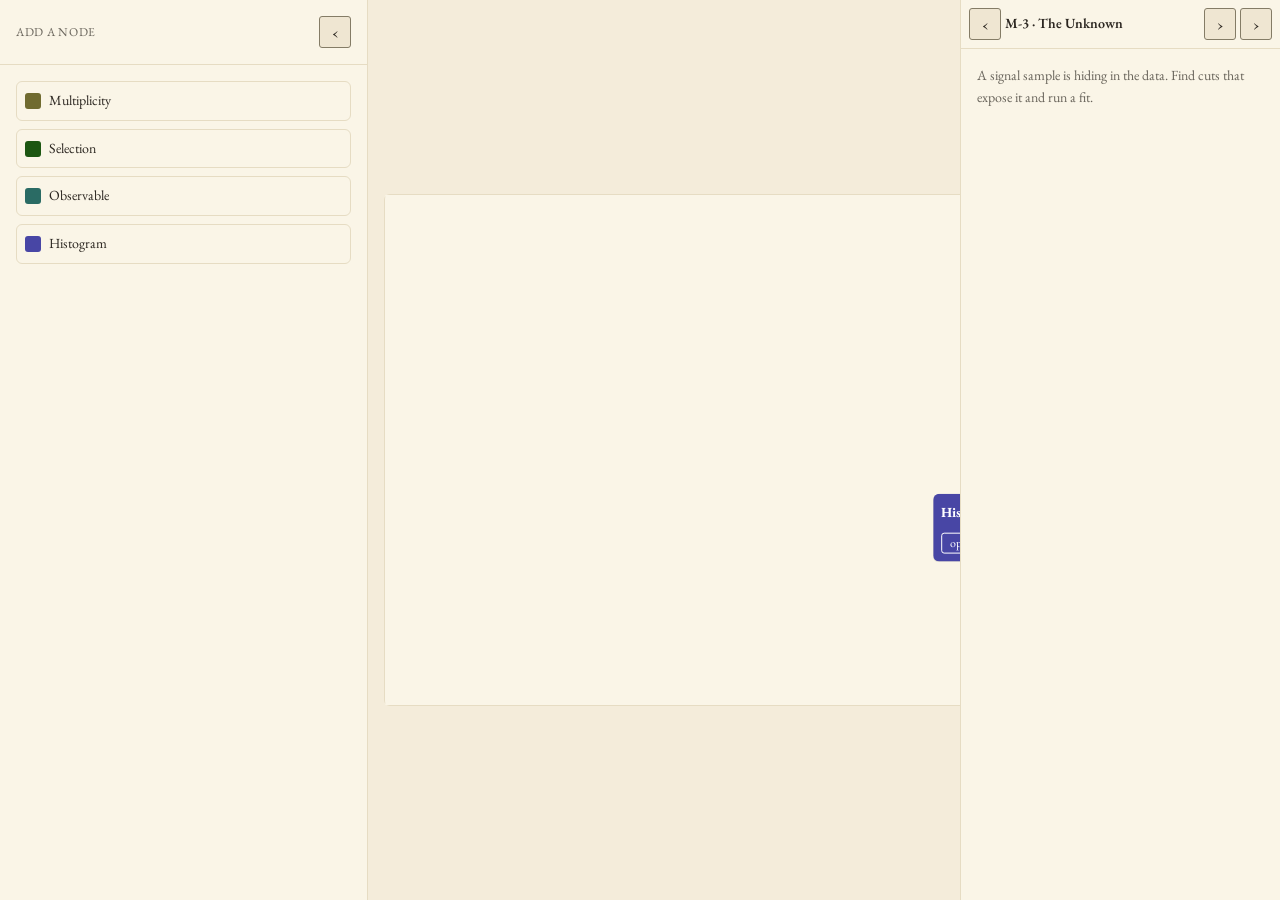
<file: docs/design-explorations/shell.html>
<!DOCTYPE html>
<html lang="en">
<head>
<meta charset="utf-8" />
<meta name="viewport" content="width=device-width, initial-scale=1" />
<title>D-010 — the three-region page shell (design exploration)</title>
<link rel="stylesheet" href="../../src/fce_web/static/css/tokens.css" />
<link rel="stylesheet" href="shell.css" />
</head>
<body>

<div class="shell" id="shell">

  <!-- ============================================================= -->
  <!-- LEFT — "Add a node" palette. Collapses; sized against the      -->
  <!-- OPENED node's footprint (328.0 x 300.0px, D-013), not the      -->
  <!-- collapsed one, so a grown card never clips against it.         -->
  <!-- ============================================================= -->
  <aside class="palette" id="palette" data-state="expanded">
    <div class="palette__head">
      <span class="palette__title">Add a node</span>
      <button class="palette__toggle" id="palette-toggle" type="button"
              aria-expanded="true" aria-controls="palette-list">
        <span class="palette__toggle-glyph" id="palette-toggle-glyph" aria-hidden="true">&#8249;</span>
        <span class="sr-only" id="palette-toggle-sr">Collapse the node palette</span>
      </button>
    </div>
    <ul class="palette__list" id="palette-list">
      <li><button class="palette__add palette__add--multiplicity" type="button" data-add-kind="Multiplicity">
            <span class="palette__add-swatch" aria-hidden="true"></span>
            <span class="palette__add-label">Multiplicity</span>
          </button></li>
      <li><button class="palette__add palette__add--selection" type="button" data-add-kind="Selection">
            <span class="palette__add-swatch" aria-hidden="true"></span>
            <span class="palette__add-label">Selection</span>
          </button></li>
      <li><button class="palette__add palette__add--observable" type="button" data-add-kind="Observable">
            <span class="palette__add-swatch" aria-hidden="true"></span>
            <span class="palette__add-label">Observable</span>
          </button></li>
      <li><button class="palette__add palette__add--histogram" type="button" data-add-kind="Histogram">
            <span class="palette__add-swatch" aria-hidden="true"></span>
            <span class="palette__add-label">Histogram</span>
          </button></li>
    </ul>
  </aside>

  <!-- ============================================================= -->
  <!-- CENTRE — the graph canvas. Always present, never covered.      -->
  <!-- Two exemplar nodes demonstrate an opened (grown) card staying  -->
  <!-- fully visible and painting above whatever it overlaps.         -->
  <!-- ============================================================= -->
  <section class="canvas-region" id="canvas-region" aria-label="Analysis canvas region">
    <div class="canvas-wrap" id="canvas-wrap" tabindex="0" role="group"
         aria-label="Analysis canvas — open the Observable node to see it stay fully visible above the Histogram node it overlaps">
      <svg class="canvas-svg" id="canvas-svg" viewBox="0 0 704 512" width="704" height="512">
        <rect x="0" y="0" width="704" height="512" class="canvas-bg"></rect>
        <g id="nodes-layer"></g>
      </svg>
    </div>
  </section>

  <!-- ============================================================= -->
  <!-- RIGHT — the mission panel. Expands, and pages back and forward -->
  <!-- through previous missions.                                     -->
  <!-- ============================================================= -->
  <aside class="mission-panel" id="mission-panel" data-state="expanded">
    <div class="mission-panel__head">
      <button class="mission-panel__pager" id="pager-back" type="button" aria-label="Previous mission">&#8249;</button>
      <span class="mission-panel__label" id="mission-label" data-mission-id="m3">M-3 · The Unknown</span>
      <button class="mission-panel__pager" id="pager-forward" type="button" aria-label="Next mission">&#8250;</button>
      <button class="mission-panel__toggle" id="panel-toggle" type="button"
              aria-expanded="true" aria-controls="mission-panel-body">
        <span class="mission-panel__toggle-glyph" id="panel-toggle-glyph" aria-hidden="true">&#8250;</span>
        <span class="sr-only" id="panel-toggle-sr">Collapse the mission panel</span>
      </button>
    </div>
    <div class="mission-panel__body" id="mission-panel-body">
      <p class="mission-panel__brief" id="mission-brief">A signal sample is hiding in the data. Find
        cuts that expose it and run a fit.</p>
    </div>
  </aside>

</div>

<!-- Inlined, not fetched by src=, for the same file:// module-script CORS
     reason bench.html's own comment gives: a plain, unflagged Chromium
     refuses to load a cross-origin type="module" src= over file://. This
     inline block is the only copy of this script. -->
<script type="module">
/* D-010 exploration: the three-region shell around the Bench canvas.
 *
 * Not part of the shipping app. Two independent pieces of state, kept
 * deliberately apart:
 *
 *   graphState  — nodes + edges. What buildRunPayload() serialises. The
 *                 engine's business, per design-brief.md §4.
 *   ui toggles  — palette/panel collapsed-or-expanded, the pager index,
 *                 which node is open. Never read by buildRunPayload().
 *                 design-brief.md §4 calls this the "ui object" the
 *                 engine never reads; here it is not even the same
 *                 object, so there is no field to forget to strip.
 */

const SVG_NS = "http://www.w3.org/2000/svg";

// The opened-node footprint D-013 settled on (ObsVectorSum, the widest of
// the four Observable modes) and the collapsed footprint beside it. Used
// only to size and clamp the two exemplar canvas nodes below — never
// written into shell.css, which sizes a grown node card at 100%/100% of
// whatever box these numbers give its foreignObject.
const NODE_OPEN_W = 328.0;
const NODE_OPEN_H = 300.0;
const NODE_COLLAPSED_W = 80.5;
const NODE_COLLAPSED_H = 68;

const CANVAS_W = 704;
const CANVAS_H = 512;

// ---- the run payload's own state — untouched by any ui toggle below -----
const graphState = {
  nodes: [
    { id: "n1", kind: "Observable" },
    { id: "n2", kind: "Histogram" },
  ],
  edges: [["n1", "n2"]],
};

function buildRunPayload() {
  return {
    nodes: graphState.nodes.map((n) => ({ id: n.id, kind: n.kind })),
    edges: graphState.edges.map(([a, b]) => [a, b]),
  };
}
window.buildRunPayload = buildRunPayload;

// ---- exemplar canvas nodes -----------------------------------------------
// n1 sits near the canvas's own bottom-right corner: opening it to its full
// 328x300 footprint, unclamped, would run past both the right and the
// bottom visible edge. n2 sits where that unclamped footprint would land,
// so opening n1 is also the overlap case.
const nodePositions = {
  n1: {
    x: CANVAS_W - NODE_COLLAPSED_W - 20,
    y: CANVAS_H - NODE_COLLAPSED_H - 20,
    kind: "Observable",
    cls: "observable",
    title: "Observable — vector sum",
    body: "Add lepton 1 + lepton 2, then read off mass.",
  },
  n2: {
    x: 550,
    y: 300,
    kind: "Histogram",
    cls: "histogram",
    title: "Histogram",
    body: "40 bins, 0–120 GeV.",
  },
};

let nodesLayer = null;
const nodeEls = {};

function makeNodeCard(id, pos) {
  const fo = document.createElementNS(SVG_NS, "foreignObject");
  fo.setAttribute("data-node-id", id);
  fo.setAttribute("data-open", "false");
  fo.setAttribute("x", pos.x);
  fo.setAttribute("y", pos.y);
  fo.setAttribute("width", NODE_COLLAPSED_W);
  fo.setAttribute("height", NODE_COLLAPSED_H);

  const div = document.createElement("div");
  div.className = `node-card node-card--${pos.cls}`;
  div.dataset.nodeId = id;
  div.dataset.nodeKind = pos.kind;

  const title = document.createElement("p");
  title.className = "node-card__title";
  title.textContent = pos.title;

  const body = document.createElement("p");
  body.className = "node-card__body";
  body.textContent = pos.body;

  const toggle = document.createElement("button");
  toggle.type = "button";
  toggle.className = "node-card__toggle";
  toggle.setAttribute("aria-expanded", "false");
  toggle.setAttribute("aria-label", `Open ${pos.title}`);
  toggle.textContent = "open";
  toggle.addEventListener("click", () => toggleNode(id));

  div.append(title, body, toggle);
  fo.appendChild(div);
  return { fo, div, toggle };
}

function toggleNode(id) {
  const pos = nodePositions[id];
  const { fo, div, toggle } = nodeEls[id];
  const isOpen = fo.getAttribute("data-open") === "true";

  if (isOpen) {
    fo.setAttribute("width", NODE_COLLAPSED_W);
    fo.setAttribute("height", NODE_COLLAPSED_H);
    fo.setAttribute("x", pos.x);
    fo.setAttribute("y", pos.y);
    fo.setAttribute("data-open", "false");
    div.classList.remove("node-card--open");
    toggle.setAttribute("aria-expanded", "false");
    toggle.textContent = "open";
  } else {
    // Grow to the opened footprint, then CLAMP so it stays inside the
    // canvas's own bounds — never past the right or bottom visible edge —
    // and RAISE it by moving it to the end of the sibling list: SVG has
    // no z-index, paint order is DOM order, so "last child" is "on top".
    const clampedX = Math.max(0, Math.min(pos.x, CANVAS_W - NODE_OPEN_W));
    const clampedY = Math.max(0, Math.min(pos.y, CANVAS_H - NODE_OPEN_H));
    fo.setAttribute("width", NODE_OPEN_W);
    fo.setAttribute("height", NODE_OPEN_H);
    fo.setAttribute("x", clampedX);
    fo.setAttribute("y", clampedY);
    fo.setAttribute("data-open", "true");
    div.classList.add("node-card--open");
    toggle.setAttribute("aria-expanded", "true");
    toggle.textContent = "close";
    nodesLayer.appendChild(fo);
  }
}

function buildExemplarNodes() {
  nodesLayer = document.getElementById("nodes-layer");
  Object.entries(nodePositions).forEach(([id, pos]) => {
    const built = makeNodeCard(id, pos);
    nodesLayer.appendChild(built.fo);
    nodeEls[id] = built;
  });
}

// ---- palette collapse ----------------------------------------------------
function wirePaletteToggle() {
  const palette = document.getElementById("palette");
  const btn = document.getElementById("palette-toggle");
  const glyph = document.getElementById("palette-toggle-glyph");
  const sr = document.getElementById("palette-toggle-sr");
  btn.addEventListener("click", () => {
    const collapsed = palette.dataset.state === "collapsed";
    palette.dataset.state = collapsed ? "expanded" : "collapsed";
    btn.setAttribute("aria-expanded", String(collapsed));
    glyph.textContent = collapsed ? "‹" : "›";
    sr.textContent = collapsed ? "Collapse the node palette" : "Expand the node palette";
  });
}

// ---- mission panel: collapse + pager -------------------------------------
const MISSIONS = [
  { id: "m1", title: "M-1 · First Light", brief: "Find the peak in the invariant mass of the two leading leptons." },
  { id: "m2", title: "M-2 · Cleaning the Signal", brief: "Cut the backgrounds without cutting too much signal." },
  { id: "m3", title: "M-3 · The Unknown", brief: "A signal sample is hiding in the data. Find cuts that expose it and run a fit." },
];
let missionIndex = 2;

function renderMission() {
  const m = MISSIONS[missionIndex];
  const label = document.getElementById("mission-label");
  label.textContent = m.title;
  label.dataset.missionId = m.id;
  document.getElementById("mission-brief").textContent = m.brief;
}

function wirePager() {
  document.getElementById("pager-back").addEventListener("click", () => {
    missionIndex = Math.max(0, missionIndex - 1);
    renderMission();
  });
  document.getElementById("pager-forward").addEventListener("click", () => {
    missionIndex = Math.min(MISSIONS.length - 1, missionIndex + 1);
    renderMission();
  });
}

function writePanelToggle() {
  const panel = document.getElementById("mission-panel");
  const btn = document.getElementById("panel-toggle");
  const glyph = document.getElementById("panel-toggle-glyph");
  const sr = document.getElementById("panel-toggle-sr");
  btn.addEventListener("click", () => {
    const collapsed = panel.dataset.state === "collapsed";
    panel.dataset.state = collapsed ? "expanded" : "collapsed";
    btn.setAttribute("aria-expanded", String(collapsed));
    glyph.textContent = collapsed ? "›" : "‹";
    sr.textContent = collapsed ? "Collapse the mission panel" : "Expand the mission panel";
  });
}

function init() {
  buildExemplarNodes();
  wirePaletteToggle();
  writePanelToggle();
  wirePager();
  renderMission();
}

if (document.readyState === "loading") {
  document.addEventListener("DOMContentLoaded", init);
} else {
  init();
}
</script>
</body>
</html>
</file>
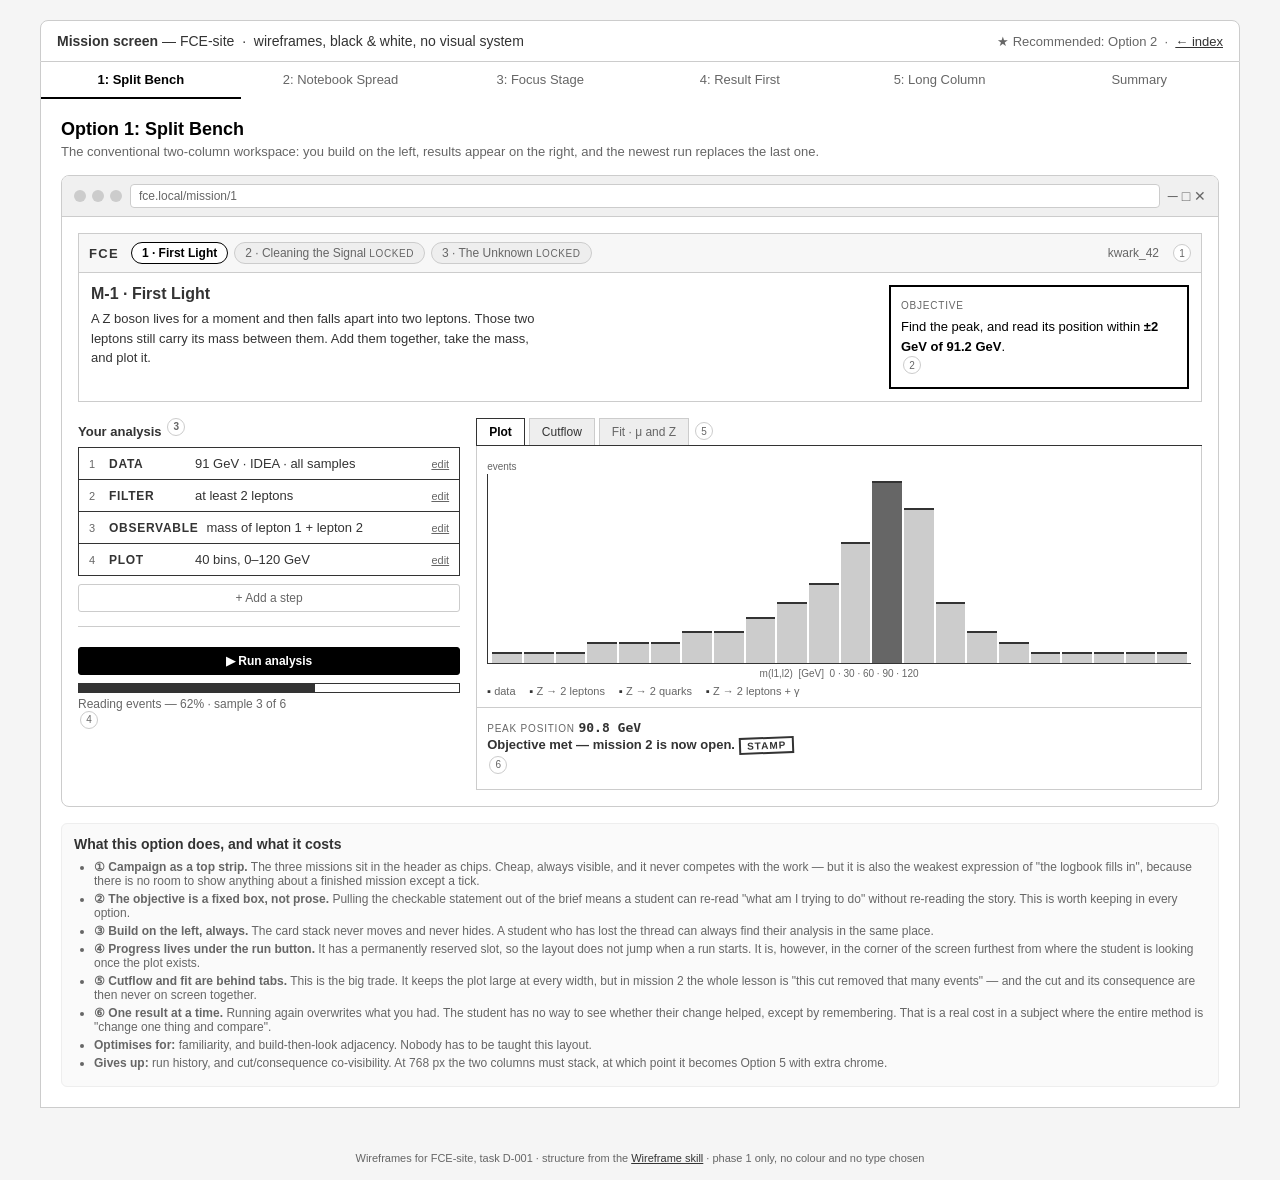
<file: docs/wireframes/mission-screen.html>
<!DOCTYPE html>
<html lang="en">
<head>
  <meta charset="UTF-8">
  <meta name="viewport" content="width=device-width, initial-scale=1.0">
  <title>Mission screen — FCE-site wireframes</title>
  <link rel="stylesheet" href="base.css">
  <link rel="stylesheet" href="mission-screen.css">
</head>
<body>

<div class="page-wrapper">

  <div class="title-bar">
    <span><strong>Mission screen</strong> — FCE-site &nbsp;·&nbsp; wireframes, black &amp; white, no visual system</span>
    <span class="rec">★ Recommended: Option <span id="rec-number">2</span> &nbsp;·&nbsp; <a href="index.html">← index</a></span>
  </div>

  <nav class="main-tabs" aria-label="Wireframe options">
    <button class="tab-btn active" data-tab="option-1" aria-current="true">1: Split Bench</button>
    <button class="tab-btn" data-tab="option-2">2: Notebook Spread</button>
    <button class="tab-btn" data-tab="option-3">3: Focus Stage</button>
    <button class="tab-btn" data-tab="option-4">4: Result First</button>
    <button class="tab-btn" data-tab="option-5">5: Long Column</button>
    <button class="tab-btn" data-tab="summary">Summary</button>
  </nav>

  <!-- ===== OPTION 1 — SPLIT BENCH ===== -->
  <div class="option-panel active" id="option-1">
    <h2>Option 1: <span class="opt-name">Split Bench</span></h2>
    <p class="option-description">The conventional two-column workspace: you build on the left, results appear on the right, and the newest run replaces the last one.</p>

    <div class="browser-frame wireframe" id="frame-opt1">
      <div class="browser-chrome">
        <div class="browser-dots"><span></span><span></span><span></span></div>
        <div class="browser-url">fce.local/mission/1</div>
        <div class="browser-controls">─ □ ✕</div>
      </div>
      <div class="browser-content">

        <div class="wf-topbar">
          <span class="wf-wordmark">FCE</span>
          <ul class="wf-campaign">
            <li class="wf-chip wf-chip--current">1 · First Light</li>
            <li class="wf-chip wf-chip--locked">2 · Cleaning the Signal <span class="wf-lock">locked</span></li>
            <li class="wf-chip wf-chip--locked">3 · The Unknown <span class="wf-lock">locked</span></li>
          </ul>
          <span class="wf-who">kwark_42</span>
          <span class="wf-marker">1</span>
        </div>

        <div class="wf-brief">
          <div class="wf-brief__text">
            <h3>M-1 · First Light</h3>
            <p>A Z boson lives for a moment and then falls apart into two leptons. Those two leptons still carry its mass between them. Add them together, take the mass, and plot it.</p>
          </div>
          <div class="wf-objective">
            <span class="wf-label">Objective</span>
            <p>Find the peak, and read its position within <strong>±2 GeV of 91.2 GeV</strong>.</p>
            <span class="wf-marker">2</span>
          </div>
        </div>

        <div class="wf-cols">
          <section class="wf-col wf-col--build">
            <h4 class="wf-colhead">Your analysis <span class="wf-marker">3</span></h4>

            <ol class="wf-stack">
              <li class="wf-card"><span class="wf-card__n">1</span><span class="wf-card__t">Data</span><span class="wf-card__s">91 GeV · IDEA · all samples</span><span class="wf-card__x">edit</span></li>
              <li class="wf-card"><span class="wf-card__n">2</span><span class="wf-card__t">Filter</span><span class="wf-card__s">at least 2 leptons</span><span class="wf-card__x">edit</span></li>
              <li class="wf-card"><span class="wf-card__n">3</span><span class="wf-card__t">Observable</span><span class="wf-card__s">mass of lepton 1 + lepton 2</span><span class="wf-card__x">edit</span></li>
              <li class="wf-card"><span class="wf-card__n">4</span><span class="wf-card__t">Plot</span><span class="wf-card__s">40 bins, 0–120 GeV</span><span class="wf-card__x">edit</span></li>
            </ol>
            <button class="wf-btn wf-btn--ghost wf-btn--wide">+ Add a step</button>

            <div class="wf-run">
              <button class="wf-btn wf-btn--go wf-btn--wide">▶ Run analysis</button>
              <div class="wf-progress"><span class="wf-progress__fill wf-w62"></span></div>
              <p class="wf-phase">Reading events — 62% · sample 3 of 6</p>
              <span class="wf-marker">4</span>
            </div>
          </section>

          <section class="wf-col wf-col--result">
            <div class="wf-tabs" role="tablist">
              <button class="wf-tab wf-tab--on" role="tab" aria-selected="true">Plot</button>
              <button class="wf-tab" role="tab" aria-selected="false">Cutflow</button>
              <button class="wf-tab wf-tab--off" role="tab" aria-selected="false" aria-disabled="true">Fit · μ and Z</button>
              <span class="wf-marker">5</span>
            </div>

            <figure class="wf-plot">
              <span class="wf-plot__ylab">events</span>
              <div class="wf-plot__area">
                <div class="wf-hist"><span class="b1"></span><span class="b1"></span><span class="b1"></span><span class="b2"></span><span class="b2"></span><span class="b2"></span><span class="b3"></span><span class="b3"></span><span class="b4"></span><span class="b5"></span><span class="b6"></span><span class="b8"></span><span class="b10"></span><span class="b9"></span><span class="b5"></span><span class="b3"></span><span class="b2"></span><span class="b1"></span><span class="b1"></span><span class="b1"></span><span class="b1"></span><span class="b1"></span></div>
              </div>
              <figcaption class="wf-plot__xlab">m(l1,l2) &nbsp;[GeV]&nbsp; 0 · 30 · 60 · 90 · 120</figcaption>
              <ul class="wf-legend"><li>data</li><li>Z → 2 leptons</li><li>Z → 2 quarks</li><li>Z → 2 leptons + γ</li></ul>
            </figure>

            <div class="wf-readout">
              <p><span class="wf-label">Peak position</span> <strong class="wf-num">90.8 GeV</strong></p>
              <p class="wf-verdict">Objective met — mission 2 is now open. <span class="wf-stamp">stamp</span></p>
              <span class="wf-marker">6</span>
            </div>
          </section>
        </div>

      </div>
    </div>

    <div class="wf-annotations">
      <h3>What this option does, and what it costs</h3>
      <ul>
        <li><strong>① Campaign as a top strip.</strong> The three missions sit in the header as chips. Cheap, always visible, and it never competes with the work — but it is also the weakest expression of "the logbook fills in", because there is no room to show anything about a finished mission except a tick.</li>
        <li><strong>② The objective is a fixed box, not prose.</strong> Pulling the checkable statement out of the brief means a student can re-read "what am I trying to do" without re-reading the story. This is worth keeping in every option.</li>
        <li><strong>③ Build on the left, always.</strong> The card stack never moves and never hides. A student who has lost the thread can always find their analysis in the same place.</li>
        <li><strong>④ Progress lives under the run button.</strong> It has a permanently reserved slot, so the layout does not jump when a run starts. It is, however, in the corner of the screen furthest from where the student is looking once the plot exists.</li>
        <li><strong>⑤ Cutflow and fit are behind tabs.</strong> This is the big trade. It keeps the plot large at every width, but in mission 2 the whole lesson is "this cut removed that many events" — and the cut and its consequence are then never on screen together.</li>
        <li><strong>⑥ One result at a time.</strong> Running again overwrites what you had. The student has no way to see whether their change helped, except by remembering. That is a real cost in a subject where the entire method is "change one thing and compare".</li>
        <li><strong>Optimises for:</strong> familiarity, and build-then-look adjacency. Nobody has to be taught this layout.</li>
        <li><strong>Gives up:</strong> run history, and cut/consequence co-visibility. At 768 px the two columns must stack, at which point it becomes Option 5 with extra chrome.</li>
      </ul>
    </div>
  </div>

  <!-- ===== OPTION 2 — NOTEBOOK SPREAD ===== -->
  <div class="option-panel" id="option-2">
    <h2>Option 2: <span class="opt-name">Notebook Spread</span></h2>
    <p class="option-description">Two facing pages. The left page is the method — brief and analysis as one continuous written thing. The right page is the run log, and every run is added to it instead of replacing the last.</p>

    <div class="browser-frame wireframe" id="frame-opt2">
      <div class="browser-chrome">
        <div class="browser-dots"><span></span><span></span><span></span></div>
        <div class="browser-url">fce.local/mission/1</div>
        <div class="browser-controls">─ □ ✕</div>
      </div>
      <div class="browser-content wf-spread-wrap">

        <nav class="wf-index" aria-label="Missions">
          <span class="wf-index__t">log</span>
          <a href="#" class="wf-index__tab wf-index__tab--on">1</a>
          <a href="#" class="wf-index__tab wf-index__tab--locked">2</a>
          <a href="#" class="wf-index__tab wf-index__tab--locked">3</a>
          <a href="#" class="wf-index__tab wf-index__tab--locked">S</a>
          <span class="wf-marker">1</span>
        </nav>

        <div class="wf-spread">

          <section class="wf-page wf-page--left">
            <h3 class="wf-page__h">M-1 · First Light</h3>
            <p class="wf-ruled">A Z boson lives for a moment and then falls apart into two leptons. Those two leptons still carry its mass between them. Add them together, take the mass, and plot it.</p>
            <div class="wf-objective wf-objective--inline">
              <span class="wf-label">Objective</span>
              <p>Find the peak, and read its position within <strong>±2 GeV of 91.2 GeV</strong>.</p>
            </div>

            <h4 class="wf-page__sub">Method <span class="wf-marker">2</span></h4>
            <ol class="wf-stack wf-stack--written">
              <li class="wf-card"><span class="wf-card__n">1</span><span class="wf-card__t">Data</span><span class="wf-card__s">91 GeV · IDEA · all samples</span><span class="wf-card__x">edit</span></li>
              <li class="wf-card"><span class="wf-card__n">2</span><span class="wf-card__t">Filter</span><span class="wf-card__s">at least 2 leptons</span><span class="wf-card__x">edit</span></li>
              <li class="wf-card"><span class="wf-card__n">3</span><span class="wf-card__t">Observable</span><span class="wf-card__s">mass of lepton 1 + lepton 2</span><span class="wf-card__x">edit</span></li>
              <li class="wf-card"><span class="wf-card__n">4</span><span class="wf-card__t">Plot</span><span class="wf-card__s">40 bins, 0–120 GeV</span><span class="wf-card__x">edit</span></li>
            </ol>
            <button class="wf-btn wf-btn--ghost wf-btn--wide">+ Add a step</button>
            <div class="wf-run">
              <button class="wf-btn wf-btn--go wf-btn--wide">▶ Run and write it down</button>
            </div>
          </section>

          <section class="wf-page wf-page--right">
            <h4 class="wf-page__sub">Runs <span class="wf-count">3 entries</span> <span class="wf-marker">3</span></h4>

            <article class="wf-entry wf-entry--running">
              <header class="wf-entry__h"><span class="wf-entry__n">run 3</span><span class="wf-entry__d">writing…</span></header>
              <div class="wf-progress"><span class="wf-progress__fill wf-w62"></span></div>
              <p class="wf-phase">Reading events — 62% · sample 3 of 6</p>
              <span class="wf-marker">4</span>
            </article>

            <article class="wf-entry">
              <header class="wf-entry__h"><span class="wf-entry__n">run 2</span><span class="wf-entry__d">added: at least 2 leptons</span></header>
              <figure class="wf-plot wf-plot--sm">
                <div class="wf-plot__area">
                  <div class="wf-hist"><span class="b1"></span><span class="b1"></span><span class="b1"></span><span class="b2"></span><span class="b2"></span><span class="b2"></span><span class="b3"></span><span class="b3"></span><span class="b4"></span><span class="b5"></span><span class="b6"></span><span class="b8"></span><span class="b10"></span><span class="b9"></span><span class="b5"></span><span class="b3"></span><span class="b2"></span><span class="b1"></span><span class="b1"></span><span class="b1"></span><span class="b1"></span><span class="b1"></span></div>
                </div>
                <figcaption class="wf-plot__xlab">m(l1,l2) [GeV] · 0 · 30 · 60 · 90 · 120</figcaption>
              </figure>
              <table class="wf-table">
                <tr><th>all events</th><td class="wf-num">240 000</td><td></td></tr>
                <tr><th>≥ 2 leptons</th><td class="wf-num">18 420</td><td class="wf-num">7.7%</td></tr>
              </table>
              <p class="wf-readout__line"><span class="wf-label">peak</span> <strong class="wf-num">90.8 GeV</strong> — objective met <span class="wf-stamp">stamp</span></p>
              <span class="wf-marker">5</span>
            </article>

            <article class="wf-entry wf-entry--past">
              <header class="wf-entry__h"><span class="wf-entry__n">run 1</span><span class="wf-entry__d">no filter — peak at 88.4 GeV, 2.8 low</span><span class="wf-entry__x">open</span></header>
              <p class="wf-note">You measured the peak a bit low. Something carried energy away before you measured it — look at the left side of your plot.</p>
              <span class="wf-marker">6</span>
            </article>
          </section>

        </div>
      </div>
    </div>

    <div class="wf-annotations">
      <h3>What this option does, and what it costs</h3>
      <ul>
        <li><strong>① Campaign as an edge index.</strong> The missions are tabs on the edge of the book, the way a real lab book has tabs. It costs about 48 px of width and it makes the campaign feel like one object rather than a menu — and a finished mission's tab can carry its result.</li>
        <li><strong>② Brief and method are one continuous page.</strong> The mission text and the analysis are not two panels; they read as one written argument — "here is the problem, here is what I did about it". This is the layout that makes the card stack read as a sentence, because there is prose immediately above it doing the same thing.</li>
        <li><strong>③ Results accumulate downward.</strong> The single most important difference from Option 1. Run 3 pushes run 2 down; nothing is destroyed. A student can see their last three attempts and say "that cut helped". Comparison is the method being taught, and here the layout does it for free.</li>
        <li><strong>④ A run in progress is a half-written entry.</strong> Progress has a real home at the top of the log, at full page width, right where the student is already looking. Silence is impossible.</li>
        <li><strong>⑤ Plot, cutflow, and numbers are one entry, not three tabs.</strong> Cut and consequence are on screen together, which is exactly what mission 2 asks a student to reason about.</li>
        <li><strong>⑥ A miss becomes an entry, not an error.</strong> Run 1 missed. It sits in the log looking like a normal piece of work, with a margin note next to it. Nothing about it reads as a failure state — which is what the brief asks for.</li>
        <li><strong>Optimises for:</strong> iteration and comparison; framing a miss as ordinary; and making the notebook idea structural rather than decorative.</li>
        <li><strong>Gives up:</strong> vertical room — the right page grows and scrolls, and old entries can distract. It carries the most state of any option here, so it is the most work to build. At 768 px the two pages stack, so the tablet layout is effectively Option 5 and has to be designed too.</li>
      </ul>
    </div>
  </div>

  <!-- ===== OPTION 3 — FOCUS STAGE ===== -->
  <div class="option-panel" id="option-3">
    <h2>Option 3: <span class="opt-name">Focus Stage</span></h2>
    <p class="option-description">One step of the loop at a time, full width. A rail across the top shows the four steps and collapses the others to a single line each.</p>

    <div class="browser-frame wireframe" id="frame-opt3">
      <div class="browser-chrome">
        <div class="browser-dots"><span></span><span></span><span></span></div>
        <div class="browser-url">fce.local/mission/1/build</div>
        <div class="browser-controls">─ □ ✕</div>
      </div>
      <div class="browser-content">

        <div class="wf-topbar wf-topbar--slim">
          <a href="#" class="wf-back">← Contents</a>
          <span class="wf-who">M-1 · First Light</span>
          <span class="wf-marker">1</span>
        </div>

        <ol class="wf-rail">
          <li class="wf-rail__step wf-rail__step--done"><span class="wf-rail__n">1</span><span class="wf-rail__t">Brief</span><span class="wf-rail__s">peak within ±2 GeV of 91.2</span></li>
          <li class="wf-rail__step wf-rail__step--on"><span class="wf-rail__n">2</span><span class="wf-rail__t">Build</span><span class="wf-rail__s">4 steps</span></li>
          <li class="wf-rail__step"><span class="wf-rail__n">3</span><span class="wf-rail__t">Run</span><span class="wf-rail__s">—</span></li>
          <li class="wf-rail__step"><span class="wf-rail__n">4</span><span class="wf-rail__t">Result</span><span class="wf-rail__s">—</span></li>
          <li class="wf-rail__mk"><span class="wf-marker">2</span></li>
        </ol>

        <section class="wf-stage">
          <h3 class="wf-stage__h">Build your analysis <span class="wf-marker">3</span></h3>
          <p class="wf-stage__lede">Four steps. Read them downwards — they say what you are about to do.</p>

          <ol class="wf-stack wf-stack--roomy">
            <li class="wf-card"><span class="wf-card__n">1</span><span class="wf-card__t">Data</span><span class="wf-card__s">91 GeV · IDEA · all samples</span><span class="wf-card__x">edit</span></li>
            <li class="wf-card wf-card--open">
              <span class="wf-card__n">2</span><span class="wf-card__t">Filter</span><span class="wf-card__s">at least 2 leptons</span><span class="wf-card__x">close</span>
              <div class="wf-card__body">
                <label class="wf-field"><span class="wf-label">keep events with</span><select><option>at least 2 leptons</option></select></label>
                <label class="wf-field"><span class="wf-label">or write it yourself</span><input type="text" placeholder="n_leptons &gt;= 2"></label>
              </div>
            </li>
            <li class="wf-card"><span class="wf-card__n">3</span><span class="wf-card__t">Observable</span><span class="wf-card__s">mass of lepton 1 + lepton 2</span><span class="wf-card__x">edit</span></li>
            <li class="wf-card"><span class="wf-card__n">4</span><span class="wf-card__t">Plot</span><span class="wf-card__s">40 bins, 0–120 GeV</span><span class="wf-card__x">edit</span></li>
          </ol>
          <button class="wf-btn wf-btn--ghost">+ Add a step</button>

          <div class="wf-stage__foot">
            <button class="wf-btn wf-btn--ghost">← Back to the brief</button>
            <button class="wf-btn wf-btn--go">Run it →</button>
          </div>
        </section>

        <div class="wf-strip">
          <span class="wf-strip__lab">the same stage, in its other three states <span class="wf-marker">4</span></span>
          <div class="wf-strip__row">
            <div class="wf-strip__cell"><span class="wf-strip__t">1 · Brief</span><span class="wf-ph wf-ph--l"></span><span class="wf-ph"></span><span class="wf-ph wf-ph--s"></span></div>
            <div class="wf-strip__cell"><span class="wf-strip__t">3 · Run</span><div class="wf-progress"><span class="wf-progress__fill wf-w62"></span></div><span class="wf-strip__p">Reading events — 62%</span><span class="wf-ph wf-ph--s"></span></div>
            <div class="wf-strip__cell"><span class="wf-strip__t">4 · Result</span><div class="wf-hist wf-hist--mini"><span class="b1"></span><span class="b2"></span><span class="b3"></span><span class="b5"></span><span class="b8"></span><span class="b10"></span><span class="b6"></span><span class="b3"></span><span class="b1"></span><span class="b1"></span></div><span class="wf-strip__p">peak 90.8 GeV</span></div>
          </div>
        </div>

      </div>
    </div>

    <div class="wf-annotations">
      <h3>What this option does, and what it costs</h3>
      <ul>
        <li><strong>① Campaign is a separate page.</strong> "← Contents" leaves the mission entirely. The mission screen carries no campaign at all, which is the cleanest possible working surface and the weakest sense of progress while you are working.</li>
        <li><strong>② The loop is drawn on the page.</strong> The four steps of the core loop are literally the navigation. A student learns the shape of an analysis just by using the app — read, build, run, look. This is the strongest teaching device of the five options.</li>
        <li><strong>③ One thing at a time, at comfortable size.</strong> Controls can be large, helper text can be generous, and the expression field has room to explain itself. It is the least intimidating option for a 15-year-old on day one, and the only one that needs no compromise at 768 px — the tablet layout is the laptop layout.</li>
        <li><strong>④ The stage has four states.</strong> Run gets the whole screen, so progress is impossible to miss. Result gets the whole screen, so the plot is big.</li>
        <li><strong>The cost, and it is a serious one:</strong> you can never see your cuts and your plot at the same time. Mission 2 is entirely about the relationship between the two, and this layout puts a click between them. Iterating means stepping back and forward repeatedly, and the run history is nowhere.</li>
        <li><strong>Optimises for:</strong> comprehension on first contact, tablet portrait, and teaching the loop explicitly.</li>
        <li><strong>Gives up:</strong> co-visibility, iteration speed, and any sense of accumulated work. It can start to feel like a slideshow by the fourth run.</li>
      </ul>
    </div>
  </div>

  <!-- ===== OPTION 4 — RESULT FIRST ===== -->
  <div class="option-panel" id="option-4">
    <h2>Option 4: <span class="opt-name">Result First</span></h2>
    <p class="option-description">The plot is the page. The analysis that produced it is compressed to one readable line under it, and opens as a drawer when you want to change something.</p>

    <div class="browser-frame wireframe" id="frame-opt4">
      <div class="browser-chrome">
        <div class="browser-dots"><span></span><span></span><span></span></div>
        <div class="browser-url">fce.local/mission/1</div>
        <div class="browser-controls">─ □ ✕</div>
      </div>
      <div class="browser-content wf-rf">

        <nav class="wf-spines" aria-label="Missions">
          <a href="#" class="wf-spine wf-spine--on">1</a>
          <a href="#" class="wf-spine wf-spine--locked">2</a>
          <a href="#" class="wf-spine wf-spine--locked">3</a>
          <span class="wf-marker">1</span>
        </nav>

        <div class="wf-rf__main">
          <div class="wf-rf__head">
            <h3>M-1 · First Light</h3>
            <span class="wf-objchip">Objective · peak within ±2 GeV of 91.2 <button class="wf-btn wf-btn--tiny">read the brief</button></span>
            <span class="wf-marker">2</span>
          </div>

          <div class="wf-rf__body">
            <figure class="wf-plot wf-plot--big">
              <span class="wf-plot__ylab">events</span>
              <div class="wf-plot__area">
                <div class="wf-target"><span class="wf-target__lab">91.2 GeV — where the peak should be</span></div>
                <div class="wf-hist"><span class="b1"></span><span class="b1"></span><span class="b1"></span><span class="b2"></span><span class="b2"></span><span class="b2"></span><span class="b3"></span><span class="b3"></span><span class="b4"></span><span class="b5"></span><span class="b6"></span><span class="b8"></span><span class="b10"></span><span class="b9"></span><span class="b5"></span><span class="b3"></span><span class="b2"></span><span class="b1"></span><span class="b1"></span><span class="b1"></span><span class="b1"></span><span class="b1"></span></div>
              </div>
              <figcaption class="wf-plot__xlab">m(l1,l2) [GeV] · 0 · 30 · 60 · 90 · 120</figcaption>
              <ul class="wf-legend"><li>data</li><li>Z → 2 leptons</li><li>Z → 2 quarks</li><li>Z → 2 leptons + γ</li></ul>
              <span class="wf-marker">3</span>
            </figure>

            <aside class="wf-side">
              <p class="wf-readout__line"><span class="wf-label">peak</span><br><strong class="wf-num wf-num--big">90.8</strong> <span class="wf-unit">GeV</span></p>
              <table class="wf-table">
                <tr><th>all events</th><td class="wf-num">240 000</td></tr>
                <tr><th>≥ 2 leptons</th><td class="wf-num">18 420</td></tr>
                <tr><th>in window</th><td class="wf-num">12 108</td></tr>
              </table>
              <div class="wf-gauge wf-gauge--off">
                <span class="wf-label">significance Z</span>
                <div class="wf-gauge__bar"><span class="wf-gauge__t wf-gauge__t--3">3σ</span><span class="wf-gauge__t wf-gauge__t--5">5σ</span></div>
                <p class="wf-muted">no fit in this mission</p>
              </div>
              <span class="wf-marker">4</span>
            </aside>
          </div>

          <div class="wf-sentence">
            <span class="wf-label">your analysis</span>
            <p><strong>91 GeV, IDEA</strong> → keep events with <strong>at least 2 leptons</strong> → measure <strong>mass of lepton 1 + lepton 2</strong> → plot in <strong>40 bins, 0–120 GeV</strong></p>
            <button class="wf-btn">Change it</button>
            <span class="wf-marker">5</span>
          </div>

          <div class="wf-runbar">
            <button class="wf-btn wf-btn--go">▶ Run</button>
            <div class="wf-progress"><span class="wf-progress__fill wf-w62"></span></div>
            <span class="wf-phase">Reading events — 62% · sample 3 of 6</span>
            <span class="wf-marker">6</span>
          </div>

          <div class="wf-inset">
            <span class="wf-inset__lab">"Change it" opens the builder as a drawer over the left of the page:</span>
            <div class="wf-inset__box">
              <div class="wf-inset__drawer">
                <span class="wf-inset__t">Your analysis ✕</span>
                <span class="wf-ph"></span><span class="wf-ph"></span><span class="wf-ph"></span><span class="wf-ph wf-ph--s"></span>
              </div>
              <div class="wf-inset__rest"><span class="wf-inset__t">plot stays visible</span><div class="wf-hist wf-hist--mini"><span class="b1"></span><span class="b2"></span><span class="b3"></span><span class="b5"></span><span class="b8"></span><span class="b10"></span><span class="b6"></span><span class="b3"></span><span class="b1"></span><span class="b1"></span></div></div>
            </div>
          </div>

        </div>
      </div>
    </div>

    <div class="wf-annotations">
      <h3>What this option does, and what it costs</h3>
      <ul>
        <li><strong>① Campaign as book spines.</strong> A 48 px rail of numbered spines down the left edge. Compact, permanent, and almost invisible — it costs nothing but says very little.</li>
        <li><strong>② The brief is behind a button.</strong> Only the objective stays on screen. That is a real bet: it assumes the student has read the story once and now needs only the target. It frees a lot of vertical space, and it will strand any student who did not read it.</li>
        <li><strong>③ The plot gets the most area of any option here, at every width.</strong> The objective is drawn on the plot itself as a target line, so "am I there yet" is answered by looking, not by reading a number.</li>
        <li><strong>④ Cutflow and the significance gauge are permanently adjacent to the plot,</strong> not behind a tab. The gauge is present but inert in mission 1 — it shows students where the score will eventually appear, which builds anticipation for mission 3.</li>
        <li><strong>⑤ The analysis is literally one sentence.</strong> This is the brief's stated goal for the card stack taken to its conclusion: you can point at one line and say what your analysis does. It is also the most compressed, so it is the option where a student is least likely to understand that they built a pipeline.</li>
        <li><strong>⑥ A permanent run bar.</strong> Progress has a fixed home across the full width, directly under the plot it is about to fill.</li>
        <li><strong>Optimises for:</strong> the payoff. The thing the student came for is the biggest thing on screen, and tuning-and-watching is fast. It is the best of the five for mission 3.</li>
        <li><strong>Gives up:</strong> mission 1, which is where every student starts and where there <em>is</em> no plot yet — this page opens as a large empty rectangle. Building is demoted to a hidden act, and a drawer over the page is the most fragile thing here to get right on a tablet.</li>
      </ul>
    </div>
  </div>

  <!-- ===== OPTION 5 — LONG COLUMN ===== -->
  <div class="option-panel" id="option-5">
    <h2>Option 5: <span class="opt-name">Long Column</span></h2>
    <p class="option-description">No columns at all. One scrolling column in the order of the loop, with a run bar stuck to the bottom of the window.</p>

    <div class="browser-frame wireframe" id="frame-opt5">
      <div class="browser-chrome">
        <div class="browser-dots"><span></span><span></span><span></span></div>
        <div class="browser-url">fce.local/mission/1</div>
        <div class="browser-controls">─ □ ✕</div>
      </div>
      <div class="browser-content wf-lc-wrap">

        <div class="wf-topbar wf-topbar--slim">
          <span class="wf-wordmark">FCE</span>
          <ul class="wf-campaign wf-campaign--dots">
            <li class="wf-chip wf-chip--current">1</li>
            <li class="wf-chip wf-chip--locked">2</li>
            <li class="wf-chip wf-chip--locked">3</li>
          </ul>
          <span class="wf-who">kwark_42</span>
          <span class="wf-marker">1</span>
        </div>

        <div class="wf-lc">
          <section class="wf-lc__sec">
            <h3>M-1 · First Light</h3>
            <p>A Z boson lives for a moment and then falls apart into two leptons. Those two leptons still carry its mass between them. Add them together, take the mass, and plot it.</p>
            <div class="wf-objective wf-objective--inline">
              <span class="wf-label">Objective</span>
              <p>Find the peak, and read its position within <strong>±2 GeV of 91.2 GeV</strong>.</p>
            </div>
          </section>

          <section class="wf-lc__sec">
            <h4>Your analysis <span class="wf-marker">2</span></h4>
            <ol class="wf-stack">
              <li class="wf-card"><span class="wf-card__n">1</span><span class="wf-card__t">Data</span><span class="wf-card__s">91 GeV · IDEA · all samples</span><span class="wf-card__x">edit</span></li>
              <li class="wf-card"><span class="wf-card__n">2</span><span class="wf-card__t">Filter</span><span class="wf-card__s">at least 2 leptons</span><span class="wf-card__x">edit</span></li>
              <li class="wf-card"><span class="wf-card__n">3</span><span class="wf-card__t">Observable</span><span class="wf-card__s">mass of lepton 1 + lepton 2</span><span class="wf-card__x">edit</span></li>
              <li class="wf-card"><span class="wf-card__n">4</span><span class="wf-card__t">Plot</span><span class="wf-card__s">40 bins, 0–120 GeV</span><span class="wf-card__x">edit</span></li>
            </ol>
            <button class="wf-btn wf-btn--ghost wf-btn--wide">+ Add a step</button>
          </section>

          <section class="wf-lc__sec">
            <h4>Result <span class="wf-marker">3</span></h4>
            <figure class="wf-plot">
              <span class="wf-plot__ylab">events</span>
              <div class="wf-plot__area">
                <div class="wf-hist"><span class="b1"></span><span class="b1"></span><span class="b2"></span><span class="b3"></span><span class="b4"></span><span class="b6"></span><span class="b8"></span><span class="b10"></span><span class="b8"></span><span class="b5"></span><span class="b3"></span><span class="b2"></span><span class="b1"></span><span class="b1"></span><span class="b1"></span><span class="b1"></span><span class="b1"></span><span class="b1"></span><span class="b1"></span><span class="b1"></span><span class="b1"></span><span class="b1"></span></div>
              </div>
              <figcaption class="wf-plot__xlab">m(l1,l2) [GeV] · 0 · 30 · 60 · 90 · 120</figcaption>
            </figure>
            <p class="wf-readout__line"><span class="wf-label">peak</span> <strong class="wf-num">88.4 GeV</strong> — 2.8 GeV below the target</p>
            <p class="wf-note">Not there yet, and that is interesting. Something carried energy away before you measured it. Look at the left side of your plot. <span class="wf-marker">4</span></p>
            <table class="wf-table">
              <tr><th>all events</th><td class="wf-num">240 000</td><td></td></tr>
              <tr><th>≥ 2 leptons</th><td class="wf-num">18 420</td><td class="wf-num">7.7%</td></tr>
            </table>
          </section>

          <details class="wf-lc__sec wf-acc">
            <summary>Previous runs <span class="wf-count">2</span> <span class="wf-marker">5</span></summary>
            <p class="wf-muted">run 2 · no filter · peak 87.9 GeV</p>
            <p class="wf-muted">run 1 · no filter · no peak found</p>
          </details>

          <section class="wf-lc__sec wf-lc__next">
            <h4>Next</h4>
            <p class="wf-muted">2 · Cleaning the Signal — opens when you meet this objective.</p>
          </section>
        </div>

        <div class="wf-stickybar">
          <span class="wf-stickybar__s">≥ 2 leptons · m(l1,l2) · 40 bins</span>
          <div class="wf-progress"><span class="wf-progress__fill wf-w62"></span></div>
          <span class="wf-phase">62%</span>
          <button class="wf-btn wf-btn--go">▶ Run</button>
          <span class="wf-marker">6</span>
        </div>

      </div>
    </div>

    <div class="wf-annotations">
      <h3>What this option does, and what it costs</h3>
      <ul>
        <li><strong>① Campaign as three dots in the header.</strong> The smallest treatment of the five. It says "there are three of these and you are on the first" and nothing more.</li>
        <li><strong>② Scroll position is progress through the loop.</strong> The document order <em>is</em> the loop order: brief, analysis, result, next. There is no layout to learn, and at 1440, 1024 and 768 px it is the same layout — only the column gets a little wider. That is a real advantage when the class is on mixed hardware.</li>
        <li><strong>③ The result section exists before the first run,</strong> holding an empty plot frame and the words "nothing yet". Reserving the space stops the page from jumping when results land, and shows a first-time student what is about to happen.</li>
        <li><strong>④ A miss is a margin note in the flow of the page.</strong> No banner, no colour, no modal — the note is simply the next thing written after the numbers.</li>
        <li><strong>⑤ History is real but folded away.</strong> Previous runs are one closed accordion. Cheaper to build than Option 2's log and much weaker at comparison — you can read what you did, but you cannot see two plots at once.</li>
        <li><strong>⑥ The sticky bar is what makes this work.</strong> It carries a one-line summary of the analysis, the run button, and the progress, so you can run from anywhere in the column and always know what you are running. Without it, this option fails: you would have to scroll back up to run.</li>
        <li><strong>Optimises for:</strong> simplicity and hardware-independence. One layout for laptop and tablet, no reflow to design, the least code of the five, and the most obvious reading order.</li>
        <li><strong>Gives up:</strong> co-visibility of anything with anything. By the fourth iteration a student is scrolling up and down a long page, and on a 1440 px laptop most of the screen is empty margin.</li>
      </ul>
    </div>
  </div>

  <!-- ===== SUMMARY ===== -->
  <div class="option-panel" id="summary">
    <h2>Summary — mission screen</h2>
    <p class="option-description">Five different answers to: what is primary, what is next to it, and what is hidden until it is needed.</p>

    <h3 class="wf-h">Where each option puts things</h3>
    <div class="wf-scroll">
      <table class="wf-matrix">
        <thead>
          <tr><th>Option</th><th>Primary</th><th>Adjacent</th><th>Hidden until needed</th><th>Where the campaign lives</th><th>Where progress lives</th></tr>
        </thead>
        <tbody>
          <tr><th>1 · Split Bench</th><td>Build column and result column, side by side</td><td>Brief in a full-width band; objective as a box</td><td>Cutflow and fit behind tabs; previous runs discarded</td><td>Chips in the header</td><td>Under the run button, left column</td></tr>
          <tr><th>2 · Notebook Spread</th><td>The method (brief + cards) and the run log, facing</td><td>Every earlier run, stacked below the newest</td><td>Older entries collapse to one line; other missions behind edge tabs</td><td>Tabs on the edge of the book</td><td>Top of the log, as a half-written entry</td></tr>
          <tr><th>3 · Focus Stage</th><td>Exactly one step of the loop, full width</td><td>The loop rail, with one-line summaries of the other steps</td><td>Everything not in the current step</td><td>A separate contents page</td><td>Its own full-screen stage state</td></tr>
          <tr><th>4 · Result First</th><td>The histogram</td><td>Cutflow and significance gauge in a right column; objective drawn on the plot</td><td>The whole builder, in a drawer; the brief, behind a button</td><td>Numbered spines down the left edge</td><td>A permanent run bar under the plot</td></tr>
          <tr><th>5 · Long Column</th><td>One column in loop order</td><td>Nothing — the column is the whole layout</td><td>Configured cards collapse; previous runs in an accordion</td><td>Three dots in the header</td><td>The sticky bottom bar</td></tr>
        </tbody>
      </table>
    </div>

    <h3 class="wf-h">Scored against the brief</h3>
    <div class="wf-scroll">
      <table class="wf-matrix">
        <thead>
          <tr><th>Option</th><th>In one line</th><th>Fits one class period</th><th>Works at 768 px</th><th>Serves M-2 (cut ↔ plot)</th><th>Makes a miss feel normal</th><th>Overall</th></tr>
        </thead>
        <tbody>
          <tr><th>1 · Split Bench</th><td>Familiar workspace, newest run wins</td><td>★★★★☆</td><td>★★☆☆☆</td><td>★★☆☆☆</td><td>★★★☆☆</td><td>★★★☆☆</td></tr>
          <tr><th>2 · Notebook Spread</th><td>Method on the left, a growing run log on the right</td><td>★★★★☆</td><td>★★★☆☆</td><td>★★★★★</td><td>★★★★★</td><td>★★★★★</td></tr>
          <tr><th>3 · Focus Stage</th><td>One step at a time</td><td>★★★★★</td><td>★★★★★</td><td>★☆☆☆☆</td><td>★★★★☆</td><td>★★★☆☆</td></tr>
          <tr><th>4 · Result First</th><td>The plot is the page</td><td>★★★☆☆</td><td>★★★☆☆</td><td>★★★★☆</td><td>★★★☆☆</td><td>★★★☆☆</td></tr>
          <tr><th>5 · Long Column</th><td>One scrolling column, sticky run bar</td><td>★★★★☆</td><td>★★★★★</td><td>★★☆☆☆</td><td>★★★★☆</td><td>★★★★☆</td></tr>
        </tbody>
      </table>
    </div>

    <div class="wf-rec">
      <h3>Recommendation — Option 2, Notebook Spread</h3>
      <p><strong>Because a run that overwrites the last one breaks the thing being taught.</strong> The method students are here to learn is "change one thing and compare". Options 1, 3 and 4 all throw the previous result away, so comparison happens in the student's memory — and a 15-year-old four runs deep will not remember. Option 2 keeps every run on the page, so the comparison the brief cares about is done by the layout rather than asked of the student.</p>
      <p>It is also the option where <strong>missing the objective looks like ordinary work</strong>. A miss is just an entry in the log with a note beside it. The brief is explicit that failure is the normal case and must not read as an error state; this is the only layout where that is structurally true rather than a matter of restraint in the copy.</p>
      <p>And it is the only one where the committed lab-notebook direction is <strong>load-bearing rather than decorative</strong>: the page fills up as the student works, which is exactly the "logbook fills in" progression device, delivered for free by the information architecture.</p>
      <p class="wf-rec__cost"><strong>What it costs, stated plainly:</strong> it is the most work to build and the most state to manage, and the right page scrolls. At 768 px the two pages must stack — and when they do, the result is Option 5, so <em>Option 5 is not a rival to Option 2 so much as its tablet layout</em>. Picking Option 2 means committing to build both.</p>
      <p class="wf-rec__alt"><strong>If that is too much for V1:</strong> take Option 5, Long Column. It is one layout at every width, it is the least code, and it keeps most of Option 2's virtues in a weaker form — history is folded into an accordion instead of laid out for comparison. It is the safe answer. <strong>Option 1 is the one to avoid</strong> despite being the most familiar: it looks like a professional tool and quietly removes the one thing students most need to do.</p>
      <p class="wf-rec__alt"><strong>Option 3 is worth revisiting for the first five minutes only.</strong> Its stepped rail is the best teaching device here. A plausible hybrid — not drawn, and not recommended without playtesting — is to run mission 1 as Focus Stage and then hand the student the full spread from mission 2 onwards.</p>
    </div>
  </div>

</div>

<footer class="skill-footer">
  Wireframes for FCE-site, task D-001 · structure from the <a href="https://github.com/Magdoub/claude-wireframe-skill">Wireframe skill</a> · phase 1 only, no colour and no type chosen
</footer>

<script>
(function() {
  var tabBtns = document.querySelectorAll('.tab-btn');
  var panels = document.querySelectorAll('.option-panel');
  tabBtns.forEach(function(btn) {
    btn.addEventListener('click', function() {
      tabBtns.forEach(function(b) { b.classList.remove('active'); b.removeAttribute('aria-current'); });
      panels.forEach(function(p) { p.classList.remove('active'); });
      btn.classList.add('active');
      btn.setAttribute('aria-current', 'true');
      var target = document.getElementById(btn.dataset.tab);
      if (target) target.classList.add('active');
    });
  });
})();
</script>

</body>
</html>
</file>
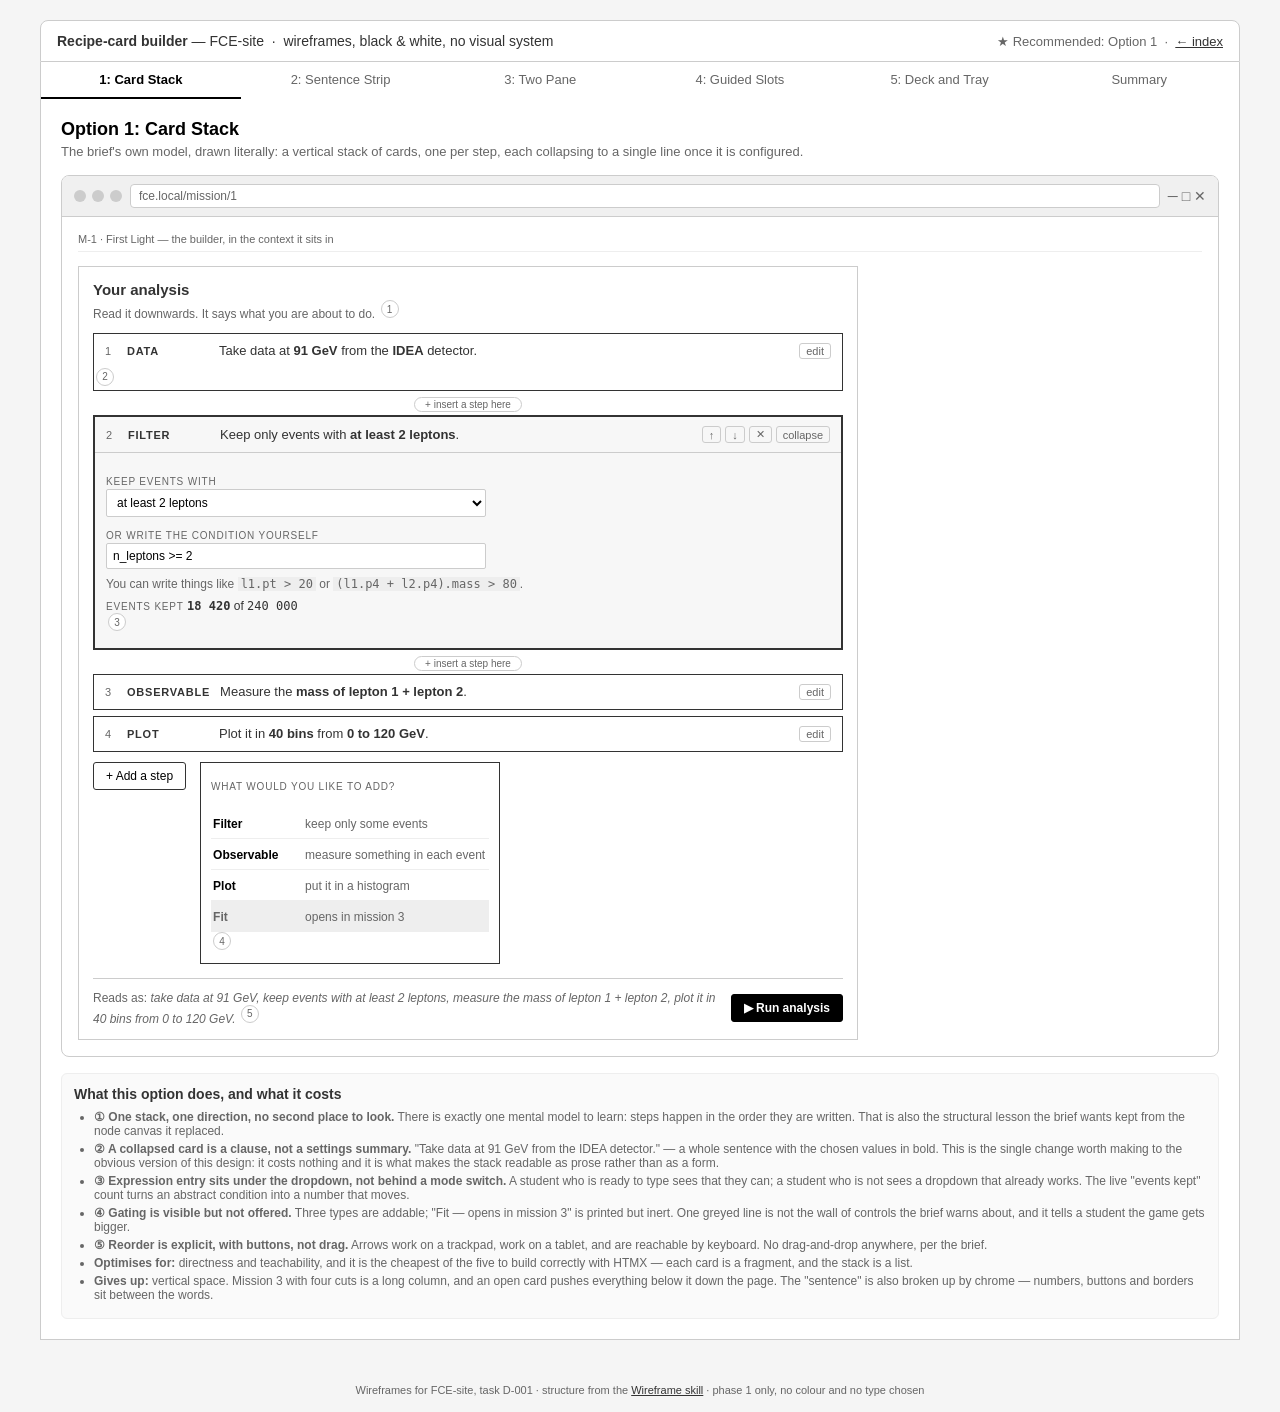
<file: docs/wireframes/recipe-builder.html>
<!DOCTYPE html>
<html lang="en">
<head>
  <meta charset="UTF-8">
  <meta name="viewport" content="width=device-width, initial-scale=1.0">
  <title>Recipe-card builder — FCE-site wireframes</title>
  <link rel="stylesheet" href="base.css">
  <link rel="stylesheet" href="recipe-builder.css">
</head>
<body>

<div class="page-wrapper">

  <div class="title-bar">
    <span><strong>Recipe-card builder</strong> — FCE-site &nbsp;·&nbsp; wireframes, black &amp; white, no visual system</span>
    <span class="rec">★ Recommended: Option <span id="rec-number">1</span> &nbsp;·&nbsp; <a href="index.html">← index</a></span>
  </div>

  <nav class="main-tabs" aria-label="Wireframe options">
    <button class="tab-btn active" data-tab="option-1" aria-current="true">1: Card Stack</button>
    <button class="tab-btn" data-tab="option-2">2: Sentence Strip</button>
    <button class="tab-btn" data-tab="option-3">3: Two Pane</button>
    <button class="tab-btn" data-tab="option-4">4: Guided Slots</button>
    <button class="tab-btn" data-tab="option-5">5: Deck and Tray</button>
    <button class="tab-btn" data-tab="summary">Summary</button>
  </nav>

  <!-- ===== OPTION 1 — CARD STACK ===== -->
  <div class="option-panel active" id="option-1">
    <h2>Option 1: <span class="opt-name">Card Stack</span></h2>
    <p class="option-description">The brief's own model, drawn literally: a vertical stack of cards, one per step, each collapsing to a single line once it is configured.</p>

    <div class="browser-frame wireframe" id="frame-opt1">
      <div class="browser-chrome">
        <div class="browser-dots"><span></span><span></span><span></span></div>
        <div class="browser-url">fce.local/mission/1</div>
        <div class="browser-controls">─ □ ✕</div>
      </div>
      <div class="browser-content">
        <p class="rb-context">M-1 · First Light — the builder, in the context it sits in</p>

        <section class="rb-builder">
          <header class="rb-head">
            <h3>Your analysis</h3>
            <p class="rb-lede">Read it downwards. It says what you are about to do. <span class="wf-marker">1</span></p>
          </header>

          <ol class="rb-stack">
            <li class="rb-card">
              <div class="rb-card__bar">
                <span class="rb-card__n">1</span>
                <span class="rb-card__kind">Data</span>
                <span class="rb-card__clause">Take data at <strong>91 GeV</strong> from the <strong>IDEA</strong> detector.</span>
                <span class="rb-card__ops"><button class="rb-ic" aria-label="edit">edit</button></span>
              </div>
              <span class="wf-marker">2</span>
            </li>

            <li class="rb-ins"><button class="rb-ins__btn">+ insert a step here</button></li>

            <li class="rb-card rb-card--open">
              <div class="rb-card__bar">
                <span class="rb-card__n">2</span>
                <span class="rb-card__kind">Filter</span>
                <span class="rb-card__clause">Keep only events with <strong>at least 2 leptons</strong>.</span>
                <span class="rb-card__ops">
                  <button class="rb-ic" aria-label="move up">↑</button>
                  <button class="rb-ic" aria-label="move down">↓</button>
                  <button class="rb-ic" aria-label="remove">✕</button>
                  <button class="rb-ic" aria-label="collapse">collapse</button>
                </span>
              </div>
              <div class="rb-card__body">
                <label class="rb-field"><span class="rb-lab">keep events with</span>
                  <select><option>at least 2 leptons</option><option>at least 1 lepton</option><option>at least 2 jets</option></select>
                </label>
                <label class="rb-field"><span class="rb-lab">or write the condition yourself</span>
                  <input type="text" value="n_leptons &gt;= 2">
                </label>
                <p class="rb-help">You can write things like <code>l1.pt &gt; 20</code> or <code>(l1.p4 + l2.p4).mass &gt; 80</code>.</p>
                <p class="rb-kept"><span class="rb-lab">events kept</span> <strong class="rb-num">18 420</strong> of <span class="rb-num">240 000</span></p>
                <span class="wf-marker">3</span>
              </div>
            </li>

            <li class="rb-ins"><button class="rb-ins__btn">+ insert a step here</button></li>

            <li class="rb-card">
              <div class="rb-card__bar">
                <span class="rb-card__n">3</span>
                <span class="rb-card__kind">Observable</span>
                <span class="rb-card__clause">Measure the <strong>mass of lepton 1 + lepton 2</strong>.</span>
                <span class="rb-card__ops"><button class="rb-ic" aria-label="edit">edit</button></span>
              </div>
            </li>

            <li class="rb-card">
              <div class="rb-card__bar">
                <span class="rb-card__n">4</span>
                <span class="rb-card__kind">Plot</span>
                <span class="rb-card__clause">Plot it in <strong>40 bins</strong> from <strong>0 to 120 GeV</strong>.</span>
                <span class="rb-card__ops"><button class="rb-ic" aria-label="edit">edit</button></span>
              </div>
            </li>
          </ol>

          <div class="rb-add">
            <button class="rb-btn">+ Add a step</button>
            <div class="rb-picker">
              <p class="rb-lab">what would you like to add?</p>
              <ul class="rb-picker__list">
                <li><button class="rb-picker__it"><strong>Filter</strong><span>keep only some events</span></button></li>
                <li><button class="rb-picker__it"><strong>Observable</strong><span>measure something in each event</span></button></li>
                <li><button class="rb-picker__it"><strong>Plot</strong><span>put it in a histogram</span></button></li>
                <li class="rb-picker__locked"><strong>Fit</strong><span>opens in mission 3</span></li>
              </ul>
              <span class="wf-marker">4</span>
            </div>
          </div>

          <div class="rb-foot">
            <p class="rb-sentence-read">Reads as: <em>take data at 91 GeV, keep events with at least 2 leptons, measure the mass of lepton 1 + lepton 2, plot it in 40 bins from 0 to 120 GeV.</em> <span class="wf-marker">5</span></p>
            <button class="rb-btn rb-btn--go">▶ Run analysis</button>
          </div>
        </section>
      </div>
    </div>

    <div class="wf-annotations">
      <h3>What this option does, and what it costs</h3>
      <ul>
        <li><strong>① One stack, one direction, no second place to look.</strong> There is exactly one mental model to learn: steps happen in the order they are written. That is also the structural lesson the brief wants kept from the node canvas it replaced.</li>
        <li><strong>② A collapsed card is a clause, not a settings summary.</strong> "Take data at 91 GeV from the IDEA detector." — a whole sentence with the chosen values in bold. This is the single change worth making to the obvious version of this design: it costs nothing and it is what makes the stack readable as prose rather than as a form.</li>
        <li><strong>③ Expression entry sits under the dropdown, not behind a mode switch.</strong> A student who is ready to type sees that they can; a student who is not sees a dropdown that already works. The live "events kept" count turns an abstract condition into a number that moves.</li>
        <li><strong>④ Gating is visible but not offered.</strong> Three types are addable; "Fit — opens in mission 3" is printed but inert. One greyed line is not the wall of controls the brief warns about, and it tells a student the game gets bigger.</li>
        <li><strong>⑤ Reorder is explicit, with buttons, not drag.</strong> Arrows work on a trackpad, work on a tablet, and are reachable by keyboard. No drag-and-drop anywhere, per the brief.</li>
        <li><strong>Optimises for:</strong> directness and teachability, and it is the cheapest of the five to build correctly with HTMX — each card is a fragment, and the stack is a list.</li>
        <li><strong>Gives up:</strong> vertical space. Mission 3 with four cuts is a long column, and an open card pushes everything below it down the page. The "sentence" is also broken up by chrome — numbers, buttons and borders sit between the words.</li>
      </ul>
    </div>
  </div>

  <!-- ===== OPTION 2 — SENTENCE STRIP ===== -->
  <div class="option-panel" id="option-2">
    <h2>Option 2: <span class="opt-name">Sentence Strip</span></h2>
    <p class="option-description">The analysis is written out as an actual English sentence. Every choice is an underlined word in it; clicking a word opens a small editor under the line.</p>

    <div class="browser-frame wireframe" id="frame-opt2">
      <div class="browser-chrome">
        <div class="browser-dots"><span></span><span></span><span></span></div>
        <div class="browser-url">fce.local/mission/1</div>
        <div class="browser-controls">─ □ ✕</div>
      </div>
      <div class="browser-content">
        <p class="rb-context">M-1 · First Light — the builder, in the context it sits in</p>

        <section class="rb-builder">
          <header class="rb-head">
            <h3>Your analysis</h3>
            <p class="rb-lede">Click any underlined word to change it. <span class="wf-marker">1</span></p>
          </header>

          <p class="rb-sentence">
            Take data at <button class="rb-slot">91 GeV</button> from the <button class="rb-slot">IDEA</button> detector,
            keep only events with <button class="rb-slot rb-slot--on">at least 2 leptons</button>,
            measure the <button class="rb-slot">mass of lepton 1 + lepton 2</button>,
            and plot it in <button class="rb-slot">40 bins</button> from <button class="rb-slot">0</button> to <button class="rb-slot">120 GeV</button>.
            <button class="rb-slot rb-slot--add">+ and then…</button>
            <span class="wf-marker">2</span>
          </p>

          <div class="rb-editor">
            <p class="rb-lab">at least 2 leptons <span class="rb-editor__x">✕</span></p>
            <div class="rb-editor__row">
              <label class="rb-field"><span class="rb-lab">keep events with</span>
                <select><option>at least 2 leptons</option><option>at least 1 lepton</option><option>at least 2 jets</option></select>
              </label>
              <label class="rb-field"><span class="rb-lab">or write it yourself</span>
                <input type="text" value="n_leptons &gt;= 2">
              </label>
              <p class="rb-kept"><span class="rb-lab">events kept</span><br><strong class="rb-num">18 420</strong> of <span class="rb-num">240 000</span></p>
            </div>
            <p class="rb-help">You can write things like <code>l1.pt &gt; 20</code>. <button class="rb-ic">remove this step</button> <button class="rb-ic">move it earlier</button></p>
            <span class="wf-marker">3</span>
          </div>

          <div class="rb-foot">
            <p class="rb-alt"><button class="rb-ic">show it as cards instead</button> <span class="wf-marker">4</span></p>
            <button class="rb-btn rb-btn--go">▶ Run analysis</button>
          </div>
        </section>

        <div class="rb-growth">
          <p class="rb-lab">the same design, in mission 3, with four cuts <span class="wf-marker">5</span></p>
          <p class="rb-sentence rb-sentence--long">
            Take data at <button class="rb-slot">91 GeV</button> from the <button class="rb-slot">IDEA</button> detector,
            keep only events with <button class="rb-slot">at least 2 leptons</button>, and with
            <button class="rb-slot">leading lepton pt &gt; 20 GeV</button>, and with
            <button class="rb-slot">MET &lt; 30 GeV</button>, and with
            <button class="rb-slot">at least 1 b-tagged jet</button>,
            measure the <button class="rb-slot">mass of lepton 1 + lepton 2</button>,
            plot it in <button class="rb-slot">40 bins</button> from <button class="rb-slot">0</button> to <button class="rb-slot">120 GeV</button>,
            and fit for <button class="rb-slot">signal strength</button>.
          </p>
        </div>
      </div>
    </div>

    <div class="wf-annotations">
      <h3>What this option does, and what it costs</h3>
      <ul>
        <li><strong>① Nothing to learn.</strong> There is no widget vocabulary at all — a student reads an English sentence and clicks the words they want to change. For a 15-year-old meeting the app in the first five minutes of a lesson, this is the lowest possible barrier of the five options.</li>
        <li><strong>② It is the brief's requirement taken literally.</strong> "The stack reads top to bottom as a sentence… a student should be able to point at it and say what it does." Here it does not read <em>like</em> a sentence; it <em>is</em> one. Very compact — the whole analysis is three lines instead of half a screen.</li>
        <li><strong>③ Editing happens under the line, in place.</strong> The sentence never moves and never reflows while you work, so a student does not lose their place.</li>
        <li><strong>④ It needs an escape hatch,</strong> and that is a warning sign: "show it as cards instead" exists because some students will want to see the structure. If you need a second view to explain the first, the first is doing less work than it looks.</li>
        <li><strong>⑤ Look at what happens in mission 3.</strong> Four cuts and a fit, and the sentence becomes a dense paragraph of underlined fragments. This is the failure case, and mission 3 is the payoff the whole app is built towards. Reordering inside a sentence is also genuinely awkward — there is no obvious grab point and no obvious drop target.</li>
        <li><strong>Optimises for:</strong> readability, compactness, and a completely unintimidating first contact. It is also the most distinctive design here — it looks like nothing else.</li>
        <li><strong>Gives up:</strong> scale. It is excellent at four steps and poor at nine. Reorder and remove have no natural home, expression entry has to be smuggled into a popover, and localising or rewording a mission's copy becomes a grammar problem.</li>
      </ul>
    </div>
  </div>

  <!-- ===== OPTION 3 — TWO PANE ===== -->
  <div class="option-panel" id="option-3">
    <h2>Option 3: <span class="opt-name">Two Pane</span></h2>
    <p class="option-description">A short numbered list of steps on the left, and the settings for the selected step on the right. The list never grows past a screen, however long the analysis gets.</p>

    <div class="browser-frame wireframe" id="frame-opt3">
      <div class="browser-chrome">
        <div class="browser-dots"><span></span><span></span><span></span></div>
        <div class="browser-url">fce.local/mission/1</div>
        <div class="browser-controls">─ □ ✕</div>
      </div>
      <div class="browser-content">
        <p class="rb-context">M-1 · First Light — the builder, in the context it sits in</p>

        <section class="rb-builder rb-two">
          <nav class="rb-list" aria-label="Steps">
            <h3 class="rb-list__h">Your analysis</h3>
            <ol class="rb-list__ol">
              <li class="rb-row"><span class="rb-row__n">1</span><span class="rb-row__k">Data</span><span class="rb-row__s">91 GeV · IDEA</span></li>
              <li class="rb-row rb-row--on"><span class="rb-row__n">2</span><span class="rb-row__k">Filter</span><span class="rb-row__s">≥ 2 leptons</span></li>
              <li class="rb-row"><span class="rb-row__n">3</span><span class="rb-row__k">Observable</span><span class="rb-row__s">m(l1,l2)</span></li>
              <li class="rb-row"><span class="rb-row__n">4</span><span class="rb-row__k">Plot</span><span class="rb-row__s">40 bins, 0–120</span></li>
            </ol>
            <div class="rb-list__ops">
              <button class="rb-ic">↑</button><button class="rb-ic">↓</button><button class="rb-ic">✕ remove</button>
            </div>
            <button class="rb-btn rb-btn--wide">+ Add a step</button>
            <p class="rb-locked">Fit · opens in mission 3</p>
            <span class="wf-marker">1</span>
          </nav>

          <div class="rb-detail">
            <header class="rb-detail__h">
              <span class="rb-lab">step 2 of 4</span>
              <h3>Filter — keep only some events</h3>
              <p class="rb-lede">Every event that does not match is dropped. Everything after this step only sees what survived.</p>
              <span class="wf-marker">2</span>
            </header>

            <label class="rb-field"><span class="rb-lab">keep events with</span>
              <select><option>at least 2 leptons</option><option>at least 1 lepton</option><option>at least 2 jets</option></select>
            </label>

            <label class="rb-field"><span class="rb-lab">or write the condition yourself</span>
              <textarea rows="2">l1.pt &gt; 20 and (l1.p4 + l2.p4).mass &gt; </textarea>
            </label>
            <p class="rb-reject"><strong>Not finished.</strong> After <code>&gt;</code> there should be a number — try <code>80</code>. Nothing has been run, so nothing is broken. <span class="wf-marker">3</span></p>

            <div class="rb-preview">
              <p class="rb-lab">what this step would do</p>
              <table class="rb-table">
                <tr><th>events arriving</th><td class="rb-num">240 000</td></tr>
                <tr><th>events kept</th><td class="rb-num">18 420</td></tr>
                <tr><th>share kept</th><td class="rb-num">7.7%</td></tr>
              </table>
              <span class="wf-marker">4</span>
            </div>
          </div>
        </section>
      </div>
    </div>

    <div class="wf-annotations">
      <h3>What this option does, and what it costs</h3>
      <ul>
        <li><strong>① The list stays short forever.</strong> Nine steps is still nine short rows. This is the only option here that does not get worse as the analysis gets bigger, which makes it the best fit for mission 3 and for the sandbox that unlocks after it.</li>
        <li><strong>② The detail pane has room to teach.</strong> There is space for a real explanation of what a Filter <em>is</em> — "everything after this step only sees what survived" — which none of the compact options can afford. Physics vocabulary is the thing being taught, and this is where it can be taught.</li>
        <li><strong>③ Room for a proper rejection message.</strong> A half-written expression gets a plain-English correction and a reassurance that nothing is broken. The brief calls these part of the learning experience; here they have somewhere to live that is not a tooltip.</li>
        <li><strong>④ A per-step preview of what the cut costs.</strong> Because there is room, each filter can show its own contribution to the cutflow before the analysis is even run.</li>
        <li><strong>The cost is the one that matters:</strong> you can only see one step's settings at a time, and the "sentence" survives only as four abbreviated row summaries — <em>≥ 2 leptons</em>, <em>m(l1,l2)</em>. That is notation, not prose, and it is the thing the brief explicitly asked for.</li>
        <li><strong>Optimises for:</strong> scale, explanation, and expression entry. This is what a professional tool would look like.</li>
        <li><strong>Gives up:</strong> readability as a whole, and simplicity. It needs a stacking rule at 768 px, it is the most machinery for what mission 1 actually needs, and it is the option most likely to feel like software rather than like a notebook.</li>
      </ul>
    </div>
  </div>

  <!-- ===== OPTION 4 — GUIDED SLOTS ===== -->
  <div class="option-panel" id="option-4">
    <h2>Option 4: <span class="opt-name">Guided Slots</span></h2>
    <p class="option-description">The shape of an analysis is printed on the page before the student does anything. Fixed labelled slots in pipeline order; you fill them in. Only the filter slot takes more than one entry.</p>

    <div class="browser-frame wireframe" id="frame-opt4">
      <div class="browser-chrome">
        <div class="browser-dots"><span></span><span></span><span></span></div>
        <div class="browser-url">fce.local/mission/1</div>
        <div class="browser-controls">─ □ ✕</div>
      </div>
      <div class="browser-content">
        <p class="rb-context">M-1 · First Light — the builder, in the context it sits in</p>

        <section class="rb-builder rb-sheet">
          <header class="rb-head">
            <h3>Your analysis</h3>
            <p class="rb-lede">Every analysis has these parts, always in this order. Fill them in. <span class="wf-marker">1</span></p>
          </header>

          <div class="rb-slotrow">
            <span class="rb-slotrow__lab">Data</span>
            <div class="rb-slotrow__body">
              <div class="rb-filled"><strong>91 GeV · IDEA detector · all samples</strong><button class="rb-ic">change</button></div>
              <p class="rb-hint">which collisions you are looking at</p>
            </div>
            <span class="wf-marker">2</span>
          </div>

          <div class="rb-slotrow">
            <span class="rb-slotrow__lab">Filters</span>
            <div class="rb-slotrow__body">
              <div class="rb-filled"><strong>at least 2 leptons</strong><button class="rb-ic">change</button><button class="rb-ic">✕</button></div>
              <div class="rb-filled"><strong>leading lepton pt &gt; 20 GeV</strong><button class="rb-ic">change</button><button class="rb-ic">✕</button></div>
              <button class="rb-empty">+ add a cut</button>
              <p class="rb-hint">this is the only part that takes more than one — they apply in the order written</p>
              <span class="wf-marker">3</span>
            </div>
          </div>

          <div class="rb-slotrow">
            <span class="rb-slotrow__lab">Observable</span>
            <div class="rb-slotrow__body">
              <div class="rb-filled"><strong>mass of lepton 1 + lepton 2</strong><button class="rb-ic">change</button></div>
              <p class="rb-hint">the one number you measure in every event</p>
            </div>
          </div>

          <div class="rb-slotrow">
            <span class="rb-slotrow__lab">Plot</span>
            <div class="rb-slotrow__body">
              <div class="rb-empty rb-empty--wait">not chosen yet — pick how to draw it</div>
              <p class="rb-hint">how many bins, and from where to where</p>
              <span class="wf-marker">4</span>
            </div>
          </div>

          <div class="rb-slotrow rb-slotrow--locked">
            <span class="rb-slotrow__lab">Fit</span>
            <div class="rb-slotrow__body">
              <div class="rb-filled rb-filled--locked">opens in mission 3 — this is where μ and Z come from</div>
              <span class="wf-marker">5</span>
            </div>
          </div>

          <div class="rb-foot">
            <p class="rb-sentence-read">Reads as: <em>at 91 GeV, keep events with at least 2 leptons and a leading lepton above 20 GeV, measure the mass of lepton 1 + lepton 2, and — once you have chosen how — plot it.</em></p>
            <button class="rb-btn rb-btn--go" aria-disabled="true">▶ Run analysis — choose a plot first</button>
          </div>
        </section>
      </div>
    </div>

    <div class="wf-annotations">
      <h3>What this option does, and what it costs</h3>
      <ul>
        <li><strong>① The teaching happens before the student acts.</strong> The four parts of an analysis are printed on the page whether or not anything is filled in, so a student learns the shape of the thing by looking at an empty one. No other option here teaches before the first click.</li>
        <li><strong>② An invalid pipeline is impossible to build.</strong> There is no way to put the plot before the data or to end up with two observables. The order is printed, not chosen. Everything the app has to validate, and every confusing error message, disappears — a real reduction in what can go wrong for a student who clicks things in the wrong order.</li>
        <li><strong>③ Only the filters slot repeats,</strong> which is honest: filter order is the only ordering in this pipeline that a student actually controls, and even that barely matters to the result.</li>
        <li><strong>④ An unfilled slot is a visible gap, not a missing thing.</strong> "Not chosen yet" is a to-do a student can see and finish, and the run button says why it is not ready instead of just being dead.</li>
        <li><strong>⑤ Gating becomes free.</strong> A locked slot is printed and shaded with the reason. Mission 3's fit is visible as a promise from mission 1 onwards, which is exactly the anticipation the campaign wants.</li>
        <li><strong>Optimises for:</strong> a student's first fifteen minutes, and for making mistakes impossible rather than recoverable.</li>
        <li><strong>Gives up:</strong> authorship. Filling in a form is not the same feeling as building something, and the brief's structural lesson — an analysis <em>is</em> a pipeline you assemble — is weaker when the pipeline came pre-assembled. It is also the worst fit for the free sandbox that unlocks after mission 3, where a fixed skeleton is exactly the wrong shape.</li>
      </ul>
    </div>
  </div>

  <!-- ===== OPTION 5 — DECK AND TRAY ===== -->
  <div class="option-panel" id="option-5">
    <h2>Option 5: <span class="opt-name">Deck and Tray</span></h2>
    <p class="option-description">The cards you own are laid out in a tray. Click one and it is placed into the pipeline above, in the only position where it makes sense. Missions unlock new cards into the tray.</p>

    <div class="browser-frame wireframe" id="frame-opt5">
      <div class="browser-chrome">
        <div class="browser-dots"><span></span><span></span><span></span></div>
        <div class="browser-url">fce.local/mission/1</div>
        <div class="browser-controls">─ □ ✕</div>
      </div>
      <div class="browser-content">
        <p class="rb-context">M-1 · First Light — the builder, in the context it sits in</p>

        <section class="rb-builder">
          <header class="rb-head">
            <h3>Your analysis</h3>
            <p class="rb-lede">Four cards placed. <span class="wf-marker">1</span></p>
          </header>

          <ol class="rb-pipe">
            <li class="rb-pc"><span class="rb-pc__k">Data</span><span class="rb-pc__s">91 GeV · IDEA</span><button class="rb-ic">edit</button><button class="rb-ic">✕</button></li>
            <li class="rb-pc"><span class="rb-pc__k">Filter</span><span class="rb-pc__s">at least 2 leptons</span><button class="rb-ic">edit</button><button class="rb-ic">✕</button></li>
            <li class="rb-pc"><span class="rb-pc__k">Observable</span><span class="rb-pc__s">mass of l1 + l2</span><button class="rb-ic">edit</button><button class="rb-ic">✕</button></li>
            <li class="rb-pc"><span class="rb-pc__k">Plot</span><span class="rb-pc__s">40 bins, 0–120 GeV</span><button class="rb-ic">edit</button><button class="rb-ic">✕</button></li>
          </ol>

          <div class="rb-foot">
            <button class="rb-btn rb-btn--go">▶ Run analysis</button>
          </div>
        </section>

        <section class="rb-tray">
          <header class="rb-tray__h">
            <h4>Your cards</h4>
            <p class="rb-lede">Click a card to add it. It goes where it belongs — you cannot put it in the wrong place. <span class="wf-marker">2</span></p>
          </header>
          <ul class="rb-deck">
            <li class="rb-dc"><span class="rb-dc__k">Filter</span><span class="rb-dc__d">keep only some events</span><span class="rb-dc__n">×3 used</span></li>
            <li class="rb-dc"><span class="rb-dc__k">Observable</span><span class="rb-dc__d">measure one number per event</span></li>
            <li class="rb-dc"><span class="rb-dc__k">Plot</span><span class="rb-dc__d">draw the histogram</span></li>
            <li class="rb-dc rb-dc--back"><span class="rb-dc__lock">locked</span><span class="rb-dc__d">a new card in mission 2</span><span class="wf-marker">3</span></li>
            <li class="rb-dc rb-dc--back"><span class="rb-dc__lock">locked</span><span class="rb-dc__d">a new card in mission 3</span></li>
          </ul>
        </section>

        <p class="rb-warn">⚠ note for review: clicking places a card — there is no dragging anywhere in this design. The brief rules out a drag-and-drop node canvas, and this must not drift into one. <span class="wf-marker">4</span></p>
      </div>
    </div>

    <div class="wf-annotations">
      <h3>What this option does, and what it costs</h3>
      <ul>
        <li><strong>① The pipeline is compact,</strong> because the controls are not in it. Each placed card is one row; editing opens elsewhere. Nine steps still fit on a screen.</li>
        <li><strong>② Unlocks become an artefact you own.</strong> This is the only option where card gating is a reward rather than an absence. Finishing mission 1 visibly puts a new card in your tray; the two face-down cards are a promise. That is real game feel, and it costs no colour — which is exactly the constraint the design direction sets.</li>
        <li><strong>③ Locked cards are face-down, not greyed-out controls.</strong> A student is never shown a control they cannot use; they are shown that one exists. That threads the brief's needle between "no wall of controls" and "make progression legible".</li>
        <li><strong>④ Click to place, never drag.</strong> Trackpad-safe, tablet-safe, keyboard-reachable. But it is close enough to the rejected node canvas that it will need watching in review — the moment a card can be dragged, this is the thing the brief said not to build.</li>
        <li><strong>Optimises for:</strong> progression made tangible, and a compact pipeline.</li>
        <li><strong>Gives up:</strong> immediacy and vertical space. The tray takes a permanent slice of the screen — expensive on a tablet in portrait — and there are now two zones to look at instead of one. Where a clicked card lands is a guess until it lands, and the "sentence" is reduced to abbreviated row labels, as in Option 3.</li>
      </ul>
    </div>
  </div>

  <!-- ===== SUMMARY ===== -->
  <div class="option-panel" id="summary">
    <h2>Summary — recipe-card builder</h2>
    <p class="option-description">Five different answers to: what is a step, where do its settings live, and how does the whole thing stay readable.</p>

    <h3 class="rb-h">Where each option puts things</h3>
    <div class="rb-scroll">
      <table class="rb-matrix">
        <thead>
          <tr><th>Option</th><th>The pipeline is…</th><th>Settings live…</th><th>Reorder by…</th><th>Gating shown as…</th><th>Reads as a sentence?</th></tr>
        </thead>
        <tbody>
          <tr><th>1 · Card Stack</th><td>a vertical list of cards</td><td>inside the card, when opened</td><td>up / down buttons on the card</td><td>a locked row in the add-step picker</td><td>Yes — each collapsed card is one clause</td></tr>
          <tr><th>2 · Sentence Strip</th><td>an English sentence</td><td>in an editor under the line</td><td>awkward — no natural grab point</td><td>absent; nothing to show</td><td>It <em>is</em> one</td></tr>
          <tr><th>3 · Two Pane</th><td>a short numbered list</td><td>in a permanent right-hand pane</td><td>arrows under the list</td><td>a line under the list</td><td>No — the list is notation, not prose</td></tr>
          <tr><th>4 · Guided Slots</th><td>a printed skeleton you fill in</td><td>in the slot, inline</td><td>nothing to reorder except cuts</td><td>a printed, shaded slot</td><td>Yes, once filled — but the words are the app's, not the student's</td></tr>
          <tr><th>5 · Deck and Tray</th><td>compact rows, fed from a tray</td><td>opened from the row</td><td>arrows on the row</td><td>face-down cards in the tray</td><td>Partly — rows are abbreviated</td></tr>
        </tbody>
      </table>
    </div>

    <h3 class="rb-h">Scored against the brief</h3>
    <div class="rb-scroll">
      <table class="rb-matrix">
        <thead>
          <tr><th>Option</th><th>First 5 minutes, age 15</th><th>Still works at 9 steps (M-3)</th><th>Room for expression entry</th><th>Carries card gating well</th><th>Works at 768 px</th><th>Overall</th></tr>
        </thead>
        <tbody>
          <tr><th>1 · Card Stack</th><td>★★★★☆</td><td>★★★☆☆</td><td>★★★★☆</td><td>★★★★☆</td><td>★★★★★</td><td>★★★★★</td></tr>
          <tr><th>2 · Sentence Strip</th><td>★★★★★</td><td>★☆☆☆☆</td><td>★★☆☆☆</td><td>★☆☆☆☆</td><td>★★★★☆</td><td>★★★☆☆</td></tr>
          <tr><th>3 · Two Pane</th><td>★★☆☆☆</td><td>★★★★★</td><td>★★★★★</td><td>★★★☆☆</td><td>★★☆☆☆</td><td>★★★☆☆</td></tr>
          <tr><th>4 · Guided Slots</th><td>★★★★★</td><td>★★★☆☆</td><td>★★★☆☆</td><td>★★★★★</td><td>★★★★★</td><td>★★★★☆</td></tr>
          <tr><th>5 · Deck and Tray</th><td>★★★☆☆</td><td>★★★★☆</td><td>★★★☆☆</td><td>★★★★★</td><td>★★☆☆☆</td><td>★★★☆☆</td></tr>
        </tbody>
      </table>
    </div>

    <div class="rb-rec">
      <h3>Recommendation — Option 1, Card Stack, with one change borrowed from Option 2</h3>
      <p><strong>The change:</strong> a collapsed card must render as a clause of a sentence, not as a settings summary. "Take data at 91 GeV from the IDEA detector." rather than "Data · 91 GeV · IDEA". It costs nothing to build, and it is the difference between a stack that <em>reads</em> as a sentence — which the brief requires — and a stack that merely lists what you picked. Everything else about Option 1 is the brief's own model drawn straight.</p>
      <p><strong>Why not the more interesting ones.</strong> Option 2 is the best first five minutes of the five and collapses in mission 3, which is the payoff the whole campaign is built towards — an option that fails at the finish is not a candidate. Option 3 is what this should become <em>if</em> the sandbox ever grows big analyses, but it buys scale a student does not need yet at the cost of the readability they do. Option 5 has the single best idea here — unlocks as cards you own — and pays for it with a permanent tray, two zones, and a family resemblance to the node canvas the brief rejected.</p>
      <p><strong>Option 4 is the real alternative, and it is close.</strong> It teaches the shape of an analysis before the student touches anything, it makes an invalid pipeline impossible, and it carries gating better than Option 1 does. It loses on one thing only: filling in a form does not feel like building something, and "an analysis is a pipeline you assemble" is the structural lesson the brief kept when it dropped the node canvas. If playtesting shows students floundering in mission 1, switch to Option 4 — the underlying config is identical, so it is a front-end change, not a rebuild.</p>
      <p class="rb-rec__cost"><strong>Two ideas to carry into Option 1 whichever way this goes:</strong> take Option 5's face-down locked cards as the way to show gating in the add-step picker, and take Option 3's per-step "events kept: 18 420 of 240 000" preview, which turns an abstract cut into a number that moves before the run even starts.</p>
    </div>
  </div>

</div>

<footer class="skill-footer">
  Wireframes for FCE-site, task D-001 · structure from the <a href="https://github.com/Magdoub/claude-wireframe-skill">Wireframe skill</a> · phase 1 only, no colour and no type chosen
</footer>

<script>
(function() {
  var tabBtns = document.querySelectorAll('.tab-btn');
  var panels = document.querySelectorAll('.option-panel');
  tabBtns.forEach(function(btn) {
    btn.addEventListener('click', function() {
      tabBtns.forEach(function(b) { b.classList.remove('active'); b.removeAttribute('aria-current'); });
      panels.forEach(function(p) { p.classList.remove('active'); });
      btn.classList.add('active');
      btn.setAttribute('aria-current', 'true');
      var target = document.getElementById(btn.dataset.tab);
      if (target) target.classList.add('active');
    });
  });
})();
</script>

</body>
</html>
</file>
<file: docs/design-explorations/tokens.css>
/* tokens.css — exploration palette for D-003 (interactive plot component).
 *
 * This is NOT src/fce_web/static/css/tokens.css. That file is D-002's, and
 * still the real one the app ships with. This file exists so D-002 has
 * something concrete to harvest from once the plot component is reviewed.
 *
 * The intent: every colour used anywhere in this directory is declared as a
 * custom property in this :root block, and plot.css, frame.css and plot.js
 * are meant to reference it (CSS var(), or a computed-style read in JS)
 * rather than repeat a hex value. Whether that intent actually held for a
 * given render is not asserted here — it is measured by verify.py's paint
 * sweep, which resolves every custom property below into an allowed-colour
 * set and checks every rendered element's paint properties against it,
 * printing the count inspected and any violation found.
 *
 * Direction: `.claude/design/CLAUDE.md` §2 — lab notebook, warm paper, ink,
 * and a saturated palette where every hue is answerable. Two sample-colour
 * schemes are declared side by side: tab10 (colour by sample draw order,
 * matching engine/plotter.py) and a frozen per-sample map (X1 pinned to
 * the vermillion accent). The user ruled `frozen` the default at the
 * 2026-08-16 checkpoint — see plot.html's rulings panel — but both stay
 * wired via `data-palette` on <body> so the alternative remains
 * inspectable, toggled with no re-render.
 */

:root {
  /* ---- ground: warm paper --------------------------------------------- */
  --paper: #f4ecda;
  --paper-line: #e6dcc3;
  --panel: #faf5e7;

  /* ---- chrome: the browser-frame furniture, not the physics ----------- */
  --chrome-bg: #efe6d2;
  --chrome-border: #d8cba8;
  --hover-bg: #e9dfc4;

  /* ---- ink: text --------------------------------------------------------
   * Near-black with a warm cast, at three opacities rather than three greys,
   * so secondary text reads as "the same ink, written lighter". */
  --ink: #2b2620;
  --ink-70: rgba(43, 38, 32, 0.7);
  --ink-45: rgba(43, 38, 32, 0.45);

  /* ---- interactive chrome ------------------------------------------------
   * Muted graphite-blue does the ordinary interactive work (links, the
   * palette toggle, focus rings) so vermillion never has to. */
  --graphite-blue: #3c5a6e;
  --graphite-blue-strong: #2c4454;
  /* Label text set on graphite-blue chrome (D-004's run button) — the same
   * value as --node-label-on-fill below, kept as its own name because the
   * two are different concerns (a button's own text colour vs. a node
   * type's label) that happen to share a value, not one borrowing the
   * other's name. */
  --on-graphite-blue: #ffffff;

  /* ---- accent: rationed --------------------------------------------------
   * Significance thresholds, mission completion, the signal sample. Nowhere
   * else. Used in this directory only inside the "frozen" sample palette,
   * on the X1 (signal) swatch, and on the 5sigma line in the cutflow's
   * discovery note — see plot.js. */
  --vermillion: #c0392b;

  /* ---- sample identity: option A, tab10 (reference draw-order) -----------
   * `matplotlib.colormaps["tab10"].resampled(3)` — exactly what
   * engine/plotter.py's `cmap = matplotlib.colormaps["tab10"].resampled(len(h_mc))`
   * assigns when three MC samples are drawn (plotter.py ~line 92). This is
   * *not* the raw tab10(0)/(1)/(2) triple — resampling a 10-colour map down
   * to 3 stops changes which colours land at indices 1 and 2. Verified by
   * running matplotlib directly (PR body carries the command and output):
   * `#1f77b4, #8c564b, #17becf`. Only the first three entries are used
   * (X1, X2, X3); the rest of tab10 is not declared because nothing in this
   * payload uses it. Not the default — see option B and plot.html's rulings
   * panel. */
  --tab10-x1: #1f77b4;
  --tab10-x2: #8c564b;
  --tab10-x3: #17becf;

  /* ---- sample identity: option B, frozen per-sample map — DEFAULT --------
   * Ruled the default at the 2026-08-16 checkpoint (plot.html's rulings
   * panel). X1 is the signal in missions 1 and 2, so it takes the reserved
   * accent — on-brief per design-brief.md §7 ("the signal sample"). X2 and
   * X3 get fixed hues that do not collide with tab10 or with
   * graphite-blue's chrome duty. This mapping does not shift if a fourth
   * sample is added. */
  --frozen-x1: var(--vermillion);
  --frozen-x2: #6b8f5e;
  --frozen-x3: #b5883a;

  /* ---- plot furniture ---------------------------------------------------
   * "Black" in the reference (axis frame, ticks, histogram edges, data
   * markers) is drawn in --ink rather than a true #000, so it stays inside
   * this file's declared set instead of introducing a bare hex value. */
  --plot-frame: var(--ink);
  --plot-edge: var(--ink);
  --data-marker: var(--ink);
  --syst-grey: #8a8272;
  --legend-border: var(--ink);

  /* ---- focus ------------------------------------------------------------
   * `--focus-ring` (graphite-blue) rings every `a`/`button` focus stop that
   * sits on --paper or --panel, where it composites to >= 6:1 (measured by
   * verify.py's `--beamline` focus-walk section). D-004's ports are the one
   * focus stop that instead sits inside a saturated `--node-*` fill, where
   * graphite-blue itself is one of those fills (see --node-histogram's own
   * comment) and composited as low as 1.06:1 there (D-004 cycle-1 review,
   * Required 1) -- an invisible ring on 8 of 17 keyboard stops. `.port`
   * rings with `--node-label-on-fill` instead (beamline.css), the same
   * white already proven >= 4.5:1 against every one of the 8 node fills for
   * node-title text, which composites to >= 5:1 as a ring against the same
   * fills (worst case printed by check_beamline_focus_walk). */
  --focus-ring: var(--graphite-blue);

  /* ---- type ---------------------------------------------------------------
   * Placeholder stacks, not a font decision: this directory carries no font
   * files (out of D-003's file scope), so headings and numerics fall back to
   * named faces likely present on the reviewing machine rather than
   * Inter/Roboto/Arial/system-ui/Space Grotesk, which `.claude/design/CLAUDE.md`
   * §2 rules out by name. D-002 self-hosts the real faces. */
  --font-body: Georgia, "Iowan Old Style", "Palatino Linotype", serif;
  --font-mono: "DejaVu Sans Mono", ui-monospace, monospace;

  /* ---- spacing / radius / motion ---------------------------------------- */
  --space-1: 4px;
  --space-2: 8px;
  --space-3: 16px;
  --space-4: 24px;
  --space-5: 32px;
  --radius: 6px;
  --timing: 180ms;

  /* ---- node type identity (D-004, re-lit D-008) ---------------------------
   * One hue per concrete node kind the run payload can carry. The kind list
   * and every legal src -> dst pair are read from the vendored reference's
   * own allowlist, not guessed: `_VALID_CONNECTIONS` and `NODE_LABELS` in
   * `ui/graph.py` and `ui/state.py` — read from a sibling git checkout of
   * the `fce` reference repo (`../fce-project` relative to this repo's
   * parent, per `.claude/shared/CLAUDE.md` §2 and verify.py's
   * `REFERENCE_GRAPH_PY`), because `fce` is *not* pip-installed in this
   * project's own `.venv` — cross-checked against `fce.py`'s "Insert Node"
   * menu, which is the actual user-facing list of addable node kinds. That
   * menu offers 8 concrete kinds — DataSource, Multiplicity, Selection, and
   * the four Observable subtypes (ObsGlobal, ObsObject, ObsVectorSum,
   * ObsCustom), plus Histogram. Bare "Observable" is a key in the allowlist
   * dict but is never itself instantiated (`create_node("Observable")` does
   * not appear in `fce.py`), so it is not given its own hue here.
   *
   * D-008 cycle 1 replaced the D-004 cycle-3 ladder below with one spaced on
   * Machado-simulated *luminance*, after cycle 3's own docstring claim that
   * its normal-vision-WCAG spacing "survives every CVD type by construction"
   * was found false (D-004 cycle-3 review) -- WCAG's fixed 0.2126 red
   * weight is not how a protanope's or deuteranope's own luminous-efficiency
   * function weights red, so luminance *ordering* is not CVD-invariant.
   *
   * D-008 cycle 2 (this ladder) replaces cycle 1's fills in turn, for a
   * different reason: cycle-2 review's Required 1 found that a *luminance*
   * ratio between two CVD-simulated fills is not itself a distinguishability
   * claim, because it discards the chromatic axis a dichromat still has --
   * two of cycle 1's fills sat at 1.05:1 luminance and were also only
   * 2.62 CAM02-UCS ΔE apart (genuinely close, in the same blue family,
   * under deuteranopia -- the exact figure the D-008 cycle-2 review itself
   * measured), but plenty of *other* pairs also near 1.05:1 luminance
   * were tens of ΔE apart -- plainly different colours. Luminance ratio
   * cannot tell those two cases apart. This ladder is selected against
   * CAM02-UCS ΔE (Moroney et al. 2002 CIECAM02 + Luo, Cui & Li 2006's UCS
   * transform -- `cam02ucs_deltaE`, verify.py) directly, Machado-simulated,
   * alongside the still-checked luminance/white-AA/darkness floors below,
   * not instead of them.
   *
   * D-008 cycle 3 (this ladder) replaces cycle 2's fills for the reason the
   * cycle-3 dispatch's own table lays out: three consecutive cycles each
   * picked one property to gate on -- normal-vision luminance (D-004
   * cycle 3), CVD-simulated luminance (D-008 cycle 1), CVD-simulated ΔE
   * (D-008 cycle 2) -- and each time, the property the *previous* floor was
   * not written in terms of regressed silently, because a maximin search
   * spends everything not in its objective. Cycle 2's own casualty: worst
   * normal-vision node-node CAM02-UCS ΔE went 12.81 (D-004 cycle 3) to
   * 13.11 (D-008 cycle 1, a rise) to 7.44 (D-008 cycle 2, the fall that
   * mattered), and nothing checked it.
   * This cycle adds normal-vision separation as its *own* floor rather than
   * folding it into the existing CVD `min` (a shared minimum over 4
   * conditions just pulls normal vision up only as far as the CVD ceiling,
   * reproducing exactly cycle 2's mistake -- see `objective_constrained`,
   * `palette_search.py`).
   *
   * That floor's value, `T`, is set by a feasibility sweep
   * (`palette_search.py --sweep`) over the ladder rungs 0, 8, 10, 12, 13.11
   * and 14, each rung searched under every constraint this task has ever
   * gated on simultaneously -- but say plainly what that sweep did and did
   * not establish: `SELECTED_T` is the **top rung of the ladder**, and the
   * selection rule is "largest feasible T on the ladder", a rule with no
   * upper bound that this ladder happens to stop climbing at 14. That is a
   * floor chosen at the top of a ladder, **not a discovered ceiling** --
   * rungs at 16 or 18 were never tried, and the T=14 sweep row itself
   * reached min-normal-vision ΔE 18.38 while still feasible, so a higher
   * rung was plausibly reachable (D-008 cycle-3 review, suggested-major 1;
   * the user has ruled against extending the ladder further -- ship this
   * frontier position, D-008 cycle-3-fix dispatch). The sweep found every
   * rung from 8 through 13.11 infeasible at its own (reduced-budget) search
   * effort and rung 14 feasible; re-running rung 14 at the committed
   * defaults (`--seed 7 --maxiter 800 --popsize 30`) reached a min-CVD ΔE
   * of 5.95 with every other floor cleared, so `T=14` is what shipped --
   * the committed palette clears T itself by 0.30 (14.30 achieved vs 14.00
   * required). See `palette_search.py`'s own `SELECTED_T`/`SWEEP_LADDER`
   * and the D-008 cycle-3 PR body for the full table.
   *
   * That min-CVD ΔE of 5.95 is itself a regression from D-008 cycle 2's own
   * 7.18 (-17%), the exact metric cycle 2 was selected against -- named
   * here as a regression, not just printed as a number, because this
   * comment block's own point is that every cycle of this task has let a
   * different property regress silently (D-008 cycle-3 review,
   * suggested-major 3). It still clears the 4.0 floor with room to spare;
   * the trade is disclosed because the record should say so, not because
   * the palette is in doubt.
   *
   * `--node-data` was hand-nudged once more after that search, in the
   * D-008 cycle-3-fix pass, from the searched `#8d5548` to the committed
   * `#966746` -- not a re-run of the search above (the user ruled against
   * that; the search's other 7 fills are untouched), but a manual HSL
   * adjustment made to clear `RESERVED_HUE_GAP_FLOOR_DEG` below
   * (D-008 cycle-3 review, suggested-major 2): `--node-data` sat 3.5deg
   * from `--vermillion` in CAM02-UCS hue at the head of this cycle,
   * reading as a desaturated vermillion in the rendered picker even
   * though its ΔE cleared 17.3. The nudge opens that gap to 24.5deg and,
   * because every floor in this file is checked simultaneously rather
   * than one at a time, moved every number the search's fills are judged
   * on: min-CVD ΔE 5.95 -> 5.129 (a second regression on top of the
   * search's own, still clearing the 4.0 floor by more than a full ΔE
   * unit), normal-vision node-node ΔE 14.30 -> 14.170 (still clearing
   * `T=14` by 0.17), white-on-fill 4.935:1 -> 4.595:1 (still clearing
   * 4.5:1). All three, plus the chroma (30.12) and darkness (0.0656)
   * floors, are re-verified together every run -- `verify.py --all`'s
   * `beamline-node-fill-normal-vision` and `beamline-pairwise-luminance`
   * sections, not asserted here as a one-off measurement.
   *
   * Found by `docs/design-explorations/palette_search.py` (committed,
   * differential evolution over each fill's HSL hue/saturation/lightness --
   * reproducible by running it, not just read about). Hue was bounded to
   * +-40° of the D-004 baseline per fill -- actual drift on the chosen
   * palette ranges 0.9°-34.4° per fill, reported (along with every fill's
   * CIE Lab chroma) by `palette_search.py --report` rather than asserted
   * here as a single number. Constraints imposed *before* the search, not
   * fitted after it: (1) L >= 0.06 (normal vision or any of the 3
   * dichromacies); (2) white-on-fill >= 4.5:1 under normal vision and each
   * of the 3 simulations (widened from cycle 2's CVD-only check); (3) CIE
   * Lab chroma <= 62 under normal vision, so the search could not reach for
   * separation by maxing out saturation -- this cap bounds only the node
   * fills, not a comparison against the reserved colours: `--vermillion`
   * sits at C*=65.9 and `--graphite-blue` at C*=15.8, and this palette's own
   * highest fill (`--node-histogram`, C*=58.75) sits under the cap but
   * still above `--graphite-blue`'s own chroma, which is expected -- the
   * cap keeps node fills from reading as more saturated than either
   * reserved colour is required to look, not from ever exceeding whichever
   * of the two happens to be less saturated; (4) every fill's simulated
   * CAM02-UCS ΔE from both `--vermillion` and `--graphite-blue`, under both
   * normal vision and all 3 simulations, is subject to the same 4.0 floor
   * as fill-vs-fill CVD separation; (5) normal-vision node-node ΔE clears
   * the swept floor `T=14` described above, as its own constraint, not
   * folded into (4).
   *
   * `check_beamline_pairwise_luminance` and `check_beamline_node_fill_
   * normal_vision` (verify.py) check, per fill and per pair: the same
   * 1.02:1 pairwise-luminance floor cycle 1 checked (CVD only); 4.5:1
   * white-on-fill under all 4 conditions (32 values); the 0.06 darkness
   * floor; a 4.0 CAM02-UCS ΔE floor across all 44 node-node/node-reserved
   * pairs under the 3 CVD simulations (132 values) *and* under normal
   * vision (44 more, 176 in total); and, on top of that last 4.0 floor, the
   * swept `T=14` floor for the 28 normal-vision node-node pairs
   * specifically; and, added in D-008 cycle-3-fix (suggested-major 2),
   * every fill's CAM02-UCS hue angle against both reserved tokens clears
   * `RESERVED_HUE_GAP_FLOOR_DEG` (12deg) -- a gate, not a diagnostic,
   * because ΔE alone passed `--node-data` at a 3.5deg hue gap from
   * `--vermillion` comfortably (17.3), and hue angle is what a "reads as
   * a desaturated vermillion" complaint is actually about. Every floor is
   * a fixed number the check tests independently of whatever a given
   * search run happened to reach, not a target picked after the fact to
   * make the check pass. */
  --node-data: #966746;
  --node-multiplicity: #706b30;
  --node-selection: #1c5611;
  --node-obs-global: #2a6b64;
  --node-obs-object: #306baf;
  --node-obs-vecsum: #6a387c;
  --node-obs-custom: #993a5a;
  --node-histogram: #4846a5;
  --node-label-on-fill: #ffffff;

  /* ---- node shadow (D-004) -------------------------------------------------
   * The node's own resting drop-shadow and the node--flash keyframe's reset
   * state (beamline.css) both painted this literal inline (D-004 cycle-1
   * review, suggested-major 5) rather than through a token, the one bare hex
   * value outside this file the sweep could not see because `PAINT_PROPS`
   * (verify.py) has no box-shadow entry — check_beamline_paint_sweep now
   * extracts and checks the colour component of every element's computed
   * `box-shadow` against this file's allowed-colour set too, so a future
   * literal here is caught the same way any other paint property is. */
  --node-shadow: rgba(0, 0, 0, 0.15);

  /* ---- lock state (D-004) -------------------------------------------------
   * A gated node type: desaturated fill, not merely a lighter grey (design
   * manual §2 rule 3) — this fill sits visibly apart from every --node-*
   * hue above rather than being one of them turned down. Its label stays on
   * full-opacity --ink rather than --ink-70, because --ink-70 composited
   * over --locked-fill measures below the 4.5:1 AA-normal floor this
   * project holds text to, where full --ink clears it with room to spare.
   * Both numbers are printed by verify.py's `--beamline` contrast section. */
  --locked-fill: #cfc7b2;
  --locked-border: #b3a98c;
}
</file>
<file: docs/design-explorations/index.css>
/* index.css — the D-007 comparison index. Presentational only: reads every
 * colour, spacing and type value from tokens.css (READ-ONLY, not edited
 * here) rather than declaring a fresh hex value or scale of its own.
 */

*, *::before, *::after { box-sizing: border-box; }

body {
  margin: 0;
  background: var(--paper);
  color: var(--ink);
  font-family: var(--font-body);
}

.page {
  max-width: 1160px;
  margin: 0 auto;
  padding: var(--space-5) var(--space-4) var(--space-5);
}

/* ---- header ------------------------------------------------------------ */
.cmp-header {
  margin-bottom: var(--space-5);
  padding-bottom: var(--space-4);
  border-bottom: 1px solid var(--paper-line);
}
.cmp-header__eyebrow {
  display: inline-block;
  font-family: var(--font-mono);
  font-size: 0.75rem;
  letter-spacing: 0.08em;
  text-transform: uppercase;
  color: var(--ink-70);
  margin-bottom: var(--space-2);
}
.cmp-header__title {
  margin: 0 0 var(--space-3);
  font-size: clamp(1.6rem, 2.6vw, 2.25rem);
  line-height: 1.15;
}
.cmp-header__lede {
  margin: 0;
  max-width: 74ch;
  font-size: 1rem;
  line-height: 1.6;
  color: var(--ink-70);
}
.cmp-header__lede code {
  font-family: var(--font-mono);
  font-size: 0.92em;
}
.cmp-header__lede a {
  color: var(--graphite-blue-strong);
  text-decoration-thickness: 1px;
}
.cmp-header__lede a:hover { color: var(--graphite-blue); }

/* ---- the three cards ---------------------------------------------------- */
.cmp-grid {
  display: grid;
  grid-template-columns: repeat(3, 1fr);
  gap: var(--space-4);
  align-items: stretch;
}

.cmp-card {
  display: flex;
  flex-direction: column;
  gap: var(--space-3);
  padding: var(--space-4);
  background: var(--panel);
  border: 1px solid var(--paper-line);
  border-radius: var(--radius);
}

/* Each card owns its style's node-fill hue as a quiet top rule, matching the
 * same hue used for that node kind everywhere else in these explorations —
 * not a new colour assignment, a restatement of an existing one. */
#beamline { border-top: 3px solid var(--node-data); }
#bench { border-top: 3px solid var(--node-obs-vecsum); }
#board { border-top: 3px solid var(--node-histogram); }

.cmp-card__n {
  font-family: var(--font-mono);
  font-size: 0.72rem;
  letter-spacing: 0.08em;
  text-transform: uppercase;
  color: var(--ink-70);
}
.cmp-card__h {
  margin: 0;
  font-size: 1.35rem;
}
.cmp-card__h a {
  color: var(--ink);
  text-decoration-color: var(--graphite-blue);
}
.cmp-card__h a:hover,
.cmp-card__h a:focus-visible {
  color: var(--graphite-blue-strong);
}

.cmp-card p {
  margin: 0;
  font-size: 0.94rem;
  line-height: 1.55;
  color: var(--ink-70);
}
.cmp-card p strong {
  color: var(--ink);
  font-weight: 600;
}

.cmp-card__cost {
  padding-top: var(--space-3);
  border-top: 1px dashed var(--paper-line);
}

/* ---- footnote ------------------------------------------------------------ */
.cmp-footnote {
  margin-top: var(--space-5);
  padding-top: var(--space-3);
  border-top: 1px solid var(--paper-line);
}
.cmp-footnote p {
  margin: 0;
  max-width: 80ch;
  font-size: 0.88rem;
  line-height: 1.55;
  color: var(--ink-70);
}
.cmp-footnote code {
  font-family: var(--font-mono);
  font-size: 0.92em;
}
.cmp-footnote a {
  color: var(--graphite-blue-strong);
}
.cmp-footnote a:hover { color: var(--graphite-blue); }

/* ---- focus — visible on every interactive element, never removed -------- */
a:focus-visible {
  outline: 2px solid var(--focus-ring);
  outline-offset: 2px;
}

/* ---- responsive: 1024 and 768 -------------------------------------------- */
@media (max-width: 1024px) {
  .cmp-grid {
    grid-template-columns: 1fr 1fr;
  }
}

@media (max-width: 768px) {
  .page {
    padding: var(--space-4) var(--space-3);
  }
  .cmp-grid {
    grid-template-columns: 1fr;
  }
}
</file>
<file: docs/wireframes/base.css>
/* === Base framework CSS — shared by both wireframe pages ===
 *
 * Adapted from the `wireframe` skill's bundled template. Trimmed for FCE-site:
 *   - the Phase-2 colour-variant machinery (sub-tab bar, badges, completion
 *     banner) is removed — this task is wireframes only, phase 1
 *   - the banner's #ffe5c0 was the only non-greyscale value in the file; gone
 *   - #999 body/chrome text lifted to #666, so every piece of text on the page
 *     clears WCAG AA (#666 on #fff = 5.74:1)
 *   - the template's `-apple-system, BlinkMacSystemFont, "Segoe UI"` stack on
 *     `body` is replaced by the generic `sans-serif` keyword. A wireframe must
 *     carry no type decision, and a named system-UI stack is one — it is also
 *     among the faces `.claude/design/CLAUDE.md` §2 rules out by name.
 *
 * Greys used across the whole directory, exhaustively:
 *   #000 #333 #666 #999 #ccc #eee #f0f0f0 #f5f5f5 #f7f7f7 #f9f9f9 #fafafa #fff.
 * The five near-whites separate page ground from panel ground from hover state;
 * no other hue appears anywhere. #999 is used only as placeholder text inside
 * simulated form fields, which is what a real placeholder state looks like and
 * is not product copy. Every other piece of text clears WCAG AA.
 *
 * Type: two stacks across the whole directory. `sans-serif` below, inherited
 * by all prose; and `ui-monospace, "DejaVu Sans Mono", monospace` on numerics
 * and simulated code fields (four declarations, in mission-screen.css and
 * recipe-builder.css) — generic at both ends, the one named face a fallback
 * for browsers without `ui-monospace`. No type decision is proposed here.
 */

/* Reset & Layout */
*, *::before, *::after { box-sizing: border-box; }
body { margin: 0; font-family: sans-serif; background: #f5f5f5; color: #333; }

/* Blanket link colour. Author-origin rules beat the user-agent stylesheet's
 * `:link`/`:visited` defaults (rgb(0, 0, 238) / purple) regardless of
 * specificity, so this one low-specificity rule is enough to keep every
 * anchor in the directory greyscale, including ones added later that carry
 * no class of their own — e.g. the "← index" link in the title bar, which
 * rendered UA-default blue until this rule existed. Underline is left to the
 * UA default so it still reads as a link; more specific selectors (e.g.
 * `.ix__card h2 a`, `.wf-index__tab`) override the colour where a component
 * needs its own treatment. */
a { color: #333; }
a:hover { color: #000; }

.page-wrapper {
  max-width: 1240px;
  margin: 0 auto;
  padding: 20px;
}

/* Title Bar */
.title-bar {
  display: flex;
  justify-content: space-between;
  align-items: center;
  padding: 12px 16px;
  background: #fff;
  border: 1px solid #ccc;
  border-radius: 8px 8px 0 0;
  font-size: 14px;
  color: #333;
}
.title-bar .rec { color: #666; font-size: 13px; }

/* Main Tabs */
.main-tabs {
  display: flex;
  background: #fff;
  border-left: 1px solid #ccc;
  border-right: 1px solid #ccc;
  overflow-x: auto;
}
.tab-btn {
  flex: 1;
  padding: 10px 12px;
  border: none;
  border-bottom: 2px solid transparent;
  background: #fff;
  cursor: pointer;
  /* `font: inherit` before `font-size`, or the shorthand would undo it. Without
   * this the UA stylesheet's own font applies to the tab bar (Arial on Linux
   * Chromium) — a named face, and the one place in the directory type was not
   * inherited. Every control in mission-screen.css and recipe-builder.css
   * already does this; the template's own chrome did not. */
  font: inherit;
  font-size: 13px;
  color: #666;
  white-space: nowrap;
  transition: color 0.2s, border-color 0.2s;
}
.tab-btn:hover { color: #333; background: #f9f9f9; }
.tab-btn.active { color: #000; border-bottom-color: #000; font-weight: 600; }

/* Option Panels */
.option-panel {
  display: none;
  background: #fff;
  border: 1px solid #ccc;
  border-top: none;
  padding: 20px;
}
.option-panel.active { display: block; }

.option-panel h2 { margin: 0 0 4px 0; font-size: 18px; color: #000; }
.option-description { margin: 0 0 16px 0; font-size: 13px; color: #666; }

/* Browser Frame */
.browser-frame {
  max-width: 1160px;
  margin: 0 auto;
  border: 1px solid #ccc;
  border-radius: 8px;
  overflow: hidden;
  background: #fff;
}
.browser-chrome {
  display: flex;
  align-items: center;
  padding: 8px 12px;
  background: #f0f0f0;
  border-bottom: 1px solid #ccc;
  gap: 8px;
}
.browser-dots {
  display: flex;
  gap: 6px;
}
.browser-dots span {
  width: 12px;
  height: 12px;
  border-radius: 50%;
  background: #ccc;
}
.browser-url {
  flex: 1;
  font-size: 12px;
  color: #666;
  background: #fff;
  border: 1px solid #ccc;
  border-radius: 4px;
  padding: 4px 8px;
}
.browser-controls {
  display: flex;
  gap: 8px;
  font-size: 14px;
  color: #666;
}
.browser-content {
  padding: 16px;
  overflow: hidden;
  min-height: 400px;
}

/* Mobile Frame Variant */
.browser-frame.mobile-frame {
  max-width: 390px;
  border-radius: 24px;
  border: 3px solid #333;
}
.mobile-frame .browser-chrome {
  justify-content: center;
  padding: 6px 12px;
  background: #fafafa;
}
.mobile-frame .browser-chrome .browser-dots,
.mobile-frame .browser-chrome .browser-controls { display: none; }
.mobile-frame .browser-url {
  text-align: center;
  border: none;
  background: transparent;
  font-size: 11px;
}

/* Annotation System */
.wf-annotations {
  margin-top: 16px;
  padding: 12px;
  border: 1px solid #eee;
  border-radius: 6px;
  background: #fafafa;
}
.wf-annotations h3 {
  margin: 0 0 8px;
  font-size: 14px;
  color: #333;
}
.wf-annotations ul { margin: 0; padding-left: 20px; }
.wf-annotations li { font-size: 12px; color: #666; margin-bottom: 4px; }

/* Annotation Markers (inline) */
.wf-marker {
  display: inline-flex;
  align-items: center;
  justify-content: center;
  width: 18px;
  height: 18px;
  border-radius: 50%;
  border: 1px solid #ccc;
  background: #fff;
  font-size: 10px;
  color: #666;
  vertical-align: super;
  margin-left: 2px;
}

/* Footer */
.skill-footer {
  text-align: center;
  font-size: 11px;
  color: #666;
  padding: 16px;
  margin-top: 8px;
}
.skill-footer a { color: #333; }
.skill-footer a:hover { text-decoration: none; }

/* Reduced motion. There is exactly one piece of motion in these wireframes —
 * the .tab-btn colour transition above — and no keyframe animation anywhere,
 * so this needs no blanket `*` override and no !important. The end state is
 * identical; only the transit is removed. (.wf-stamp's rotate is a static
 * transform, not an animation, so reduced motion leaves it alone.) */
@media (prefers-reduced-motion: reduce) {
  .tab-btn { transition: none; }
}

/* Focus — visible on every interactive element, never removed */
a:focus-visible,
button:focus-visible,
input:focus-visible,
select:focus-visible,
summary:focus-visible {
  outline: 2px solid #000;
  outline-offset: 2px;
}
</file>
<file: docs/wireframes/index.css>
/* Index page for the D-001 wireframes. Greyscale only. */

.ix {
  background: #fff;
  border: 1px solid #ccc;
  border-top: none;
  padding: 22px 24px 28px;
}
.ix__lede {
  font-size: 14px;
  line-height: 1.6;
  color: #333;
  max-width: 76ch;
  margin: 0 0 22px;
}

.ix__cards { display: flex; gap: 20px; align-items: flex-start; flex-wrap: wrap; }
.ix__card {
  flex: 1 1 420px;
  min-width: 0;
  border: 2px solid #000;
  padding: 16px 18px;
}
.ix__n {
  display: inline-block;
  font-size: 10px;
  letter-spacing: .1em;
  text-transform: uppercase;
  color: #666;
}
.ix__card h2 { margin: 4px 0 8px; font-size: 18px; }
.ix__card h2 a { color: #000; }
.ix__card p { font-size: 13px; line-height: 1.55; color: #333; margin: 0 0 10px; }

.ix__opts { margin: 0 0 12px; padding-left: 20px; }
.ix__opts li { font-size: 13px; color: #333; margin-bottom: 5px; line-height: 1.45; }
.ix__rec {
  display: inline-block;
  border: 1px solid #000;
  font-size: 10px;
  letter-spacing: .08em;
  text-transform: uppercase;
  padding: 0 6px;
  margin-left: 4px;
}
.ix__why {
  border-top: 1px solid #ccc;
  padding-top: 10px;
  background: #f7f7f7;
  padding: 10px 12px;
  margin: 0;
}

.ix__note { margin-top: 24px; border-top: 1px solid #ccc; padding-top: 12px; }
.ix__note h3 { font-size: 14px; margin: 0 0 8px; }
.ix__note ul { margin: 0; padding-left: 20px; }
.ix__note li { font-size: 13px; color: #333; line-height: 1.5; margin-bottom: 6px; max-width: 90ch; }

@media (max-width: 900px) {
  .ix { padding: 16px; }
  .ix__cards { flex-direction: column; }
  .ix__card { flex: 1 1 auto; width: 100%; }
}
</file>
<file: docs/design-explorations/beamline.css>
/* beamline.css — D-004, node-graph style A. Every colour is a var() into
 * tokens.css; nothing here sets an inline style or a bare hex value. Ground,
 * ink and motion follow plot.css's own conventions (D-003) so the two
 * explorations read as the same project rather than two different ones.
 *
 * Node-type colour lives on the node's own chrome (fill + white label),
 * never on a drawn wire — Beamline persists no coordinate, so it draws no
 * connector line either; a connection is shown as text under the source
 * node ("→ Selection (n3)"), not a line that would need an endpoint to
 * place even if that endpoint were never saved. See tokens.css's node
 * identity block and beamline.html's own closing note for why.
 */

* { box-sizing: border-box; }

body {
  margin: 0;
  background: var(--paper);
  color: var(--ink);
  font-family: var(--font-body);
  font-size: 16px;
  line-height: 1.5;
  background-image: repeating-linear-gradient(
    to bottom,
    transparent 0,
    transparent 27px,
    var(--paper-line) 27px,
    var(--paper-line) 28px
  );
}

h1, h2 { font-family: var(--font-body); color: var(--ink); margin: 0 0 var(--space-2); }
p { margin: 0 0 var(--space-2); color: var(--ink-70); }
.num, code { font-family: var(--font-mono); }

.page {
  max-width: 980px;
  margin: 0 auto;
  padding: var(--space-4) var(--space-3) var(--space-5);
}

a, button {
  font: inherit;
}

/* ---- focus — visible everywhere, never removed ------------------------
 * No `border-radius` set here (D-004 cycle-1 review, folded into Required
 * 1): every focusable element already declares its own border-radius
 * (`.btn`, `.palette__add`, `.port`'s 50%…), so the outline follows that
 * shape natively. Setting one here used to *override* it, which is what
 * turned a focused `.port` from a circle into a rounded square — an
 * accident of this rule's own specificity, not a design. */
a:focus-visible,
button:focus-visible {
  outline: 3px solid var(--focus-ring);
  outline-offset: 2px;
}

/* Ports sit inside a saturated --node-* fill, not on --paper/--panel like
 * every other focusable element — see tokens.css's --focus-ring comment
 * for why that fill defeats --graphite-blue's own ring and why this one
 * rings with --node-label-on-fill (white) instead, which every --node-*
 * fill was already built to hold text at >= 4.5:1 (tokens.css's node-
 * identity comment) and clears >= 3:1 as a ring with room to spare
 * (per-fill ratio printed by verify.py's check_beamline_focus_walk). */
.port:focus-visible {
  outline: 3px solid var(--node-label-on-fill);
  outline-offset: 2px;
}

/* ---- topbar ------------------------------------------------------------- */
.topbar {
  display: flex;
  align-items: center;
  gap: var(--space-4);
  flex-wrap: wrap;
  padding-bottom: var(--space-3);
  border-bottom: 2px solid var(--paper-line);
  margin-bottom: var(--space-4);
}
.topbar__brand {
  font-weight: 700;
  letter-spacing: 0.08em;
  font-size: 15px;
}
.topbar__who {
  margin-left: auto;
  color: var(--ink-70);
  font-family: var(--font-mono);
  font-size: 14px;
}
.campaign-nav {
  display: flex;
  gap: var(--space-2);
  flex-wrap: wrap;
}
.chip {
  padding: 3px var(--space-2);
  border-radius: var(--radius);
  font-size: 13px;
  border: 1px solid var(--paper-line);
  background: var(--panel);
  color: var(--ink-70);
}
.chip--current {
  border-color: var(--graphite-blue);
  color: var(--ink);
  font-weight: 700;
}
.chip--locked {
  background: var(--locked-fill);
  border-color: var(--locked-border);
  color: var(--ink);
}
.lock-tag {
  font-size: 10px;
  text-transform: uppercase;
  letter-spacing: 0.06em;
  margin-left: var(--space-1);
  /* Always sits on --locked-fill (the palette tile or a locked campaign
   * chip); --ink-70 measures 4.30:1 there, below the 4.5:1 floor, so this
   * uses full --ink like tokens.css's own lock-state comment specifies. */
  color: var(--ink);
}

/* ---- brief / objective --------------------------------------------------- */
.brief { margin-bottom: var(--space-4); }
.brief__title { font-size: 22px; }
.brief__text { max-width: 62ch; }
.objective {
  display: inline-block;
  padding: var(--space-2) var(--space-3);
  background: var(--panel);
  border-left: 3px solid var(--graphite-blue);
  border-radius: 0 var(--radius) var(--radius) 0;
}
.objective .label {
  display: block;
  font-size: 11px;
  text-transform: uppercase;
  letter-spacing: 0.08em;
  color: var(--ink-70);
  margin-bottom: 2px;
}
.objective p { margin: 0; color: var(--ink); }

/* ---- builder ------------------------------------------------------------- */
.builder { margin-bottom: var(--space-5); }
.builder__h {
  display: flex;
  align-items: baseline;
  gap: var(--space-2);
  font-size: 18px;
}
.style-tag {
  font-size: 12px;
  font-weight: 400;
  color: var(--graphite-blue-strong);
  background: var(--panel);
  border: 1px solid var(--paper-line);
  border-radius: var(--radius);
  padding: 1px var(--space-2);
}
.builder__note { max-width: 68ch; font-size: 14px; }

/* ---- graph rail ----------------------------------------------------------- */
.graph {
  background: var(--panel);
  border: 1px solid var(--paper-line);
  border-radius: var(--radius);
  padding: var(--space-3);
  margin-bottom: var(--space-3);
}
.graph__rail {
  list-style: none;
  margin: 0;
  padding: 0;
  display: flex;
  flex-wrap: wrap;
  gap: var(--space-3);
  align-items: flex-start;
}
.graph__status {
  margin: var(--space-3) 0 0;
  font-size: 13px;
  color: var(--ink-70);
  border-top: 1px dashed var(--paper-line);
  padding-top: var(--space-2);
}

.node {
  width: 168px;
  border-radius: var(--radius);
  padding: var(--space-2);
  color: var(--node-label-on-fill);
  box-shadow: 0 1px 0 var(--node-shadow);
  opacity: 0;
  animation: node-enter var(--timing) ease-out forwards;
}
/* Stagger timing only — D-004 cycle-1 review, suggested-major 1: these
 * selectors used to also set `background`, at specificity (0,2,0), which
 * beats `.node--<kind>`'s (0,1,0) regardless of source order. For the first
 * five rail slots that made hue a function of *position*, not kind — masked
 * only because the demo's append order happened to match. Node-kind colour
 * comes from `.node--<kind>` alone now; nth-child sets nothing but delay. */
.node:nth-child(1) { animation-delay: 0ms; }
.node:nth-child(2) { animation-delay: 60ms; }
.node:nth-child(3) { animation-delay: 120ms; }
.node:nth-child(4) { animation-delay: 180ms; }
.node:nth-child(5) { animation-delay: 240ms; }
.node:nth-child(n+6) { animation-delay: 0ms; }

.node--data { background: var(--node-data); }
.node--multiplicity { background: var(--node-multiplicity); }
.node--selection { background: var(--node-selection); }
.node--obs-global { background: var(--node-obs-global); }
.node--obs-object { background: var(--node-obs-object); }
.node--obs-vecsum { background: var(--node-obs-vecsum); }
.node--obs-custom { background: var(--node-obs-custom); }
.node--histogram { background: var(--node-histogram); }

.node__title {
  margin: 0;
  font-weight: 700;
  font-size: 14px;
  color: var(--node-label-on-fill);
}
.node__subtitle {
  margin: 2px 0 var(--space-2);
  font-size: 12px;
  color: var(--node-label-on-fill);
}
.node__ports {
  display: flex;
  justify-content: space-between;
  align-items: center;
}
.port {
  width: 20px;
  height: 20px;
  border-radius: 50%;
  border: 2px solid var(--ink);
  background: var(--paper);
  /* Ports carry no visible text, but a <button> resolves an unset `color`
   * to the UA default rather than `currentcolor`, so outline/caret/text-
   * decoration colours (which DO default to currentcolor) inherit that
   * off-token default too. Pin it to a real token explicitly. */
  color: var(--ink);
  padding: 0;
  cursor: pointer;
}
.port--absent {
  border-color: transparent;
  background: transparent;
  cursor: default;
}
/* Armed/hover used to fill the port with --graphite-blue, which crushed the
 * port's own contrast against its node fill from 4.29-6.59:1 (--paper on a
 * --node-* fill) down to 1.06-1.45:1 -- the single most important feedback
 * in the click-to-connect model, vanishing on the fills it needed to read
 * against most (D-004 cycle-1 review, suggested-major 3). The port's own
 * fill stays --paper; armed/hover are carried on shape and size (thicker
 * border, a scale step) so the state survives in greyscale and does not
 * depend on which node fill the port happens to sit on. */
.port--armed {
  border-width: 3px;
  border-color: var(--graphite-blue-strong);
  transform: scale(1.15);
}
.port:hover:not(.port--absent) {
  border-color: var(--graphite-blue-strong);
}
.node__links {
  list-style: none;
  margin: var(--space-2) 0 0;
  padding: 0;
  font-size: 11px;
  color: var(--node-label-on-fill);
}
.node__links li { margin-top: 2px; }

.node--flash {
  animation: node-flash 600ms ease-out;
}

@keyframes node-enter {
  from { opacity: 0; transform: translateY(6px); }
  to { opacity: 1; transform: translateY(0); }
}
@keyframes node-flash {
  0% { box-shadow: 0 0 0 3px var(--graphite-blue); }
  100% { box-shadow: 0 1px 0 var(--node-shadow); }
}

/* ---- palette --------------------------------------------------------------- */
.palette {
  display: flex;
  flex-wrap: wrap;
  gap: var(--space-2);
  align-items: center;
  margin-bottom: var(--space-3);
}
.palette__label {
  font-size: 12px;
  text-transform: uppercase;
  letter-spacing: 0.06em;
  color: var(--ink-70);
  margin-right: var(--space-1);
}
.palette__add {
  border: 1px solid var(--paper-line);
  background: var(--panel);
  color: var(--ink);
  border-radius: var(--radius);
  padding: 5px var(--space-2) 5px 8px;
  font-size: 13px;
  cursor: pointer;
  display: inline-flex;
  align-items: center;
  gap: 6px;
}
.palette__add::before {
  content: "";
  display: inline-block;
  width: 9px;
  height: 9px;
  border-radius: 2px;
}
.palette__add--data::before { background: var(--node-data); }
.palette__add--multiplicity::before { background: var(--node-multiplicity); }
.palette__add--selection::before { background: var(--node-selection); }
.palette__add--obs-global::before { background: var(--node-obs-global); }
.palette__add--obs-object::before { background: var(--node-obs-object); }
.palette__add--obs-vecsum::before { background: var(--node-obs-vecsum); }
.palette__add--obs-custom::before { background: var(--node-obs-custom); }
.palette__add--histogram::before { background: var(--node-histogram); }
.palette__add:hover { border-color: var(--graphite-blue); }

.palette__locked {
  border: 1px dashed var(--locked-border);
  background: var(--locked-fill);
  color: var(--ink);
  border-radius: var(--radius);
  padding: 5px var(--space-2);
  font-size: 13px;
}

/* ---- run panel --------------------------------------------------------------- */
.run-panel {
  display: flex;
  align-items: center;
  gap: var(--space-3);
  flex-wrap: wrap;
}
.btn {
  border: none;
  border-radius: var(--radius);
  padding: 8px var(--space-3);
  font-size: 14px;
  cursor: pointer;
}
.btn--go {
  background: var(--graphite-blue);
  color: var(--on-graphite-blue);
}
.btn--go:hover { background: var(--graphite-blue-strong); }
.run-progress { min-width: 220px; }
.run-progress__bar {
  height: 6px;
  border-radius: 3px;
  background: var(--paper-line);
  overflow: hidden;
}
.run-progress__fill {
  display: block;
  height: 100%;
  width: 62%;
  background: var(--graphite-blue);
}
.run--pulse .run-progress__fill {
  animation: progress-pulse 900ms ease-in-out;
}
@keyframes progress-pulse {
  0% { filter: brightness(1.4); }
  100% { filter: brightness(1); }
}
.run-progress__phase {
  margin: 4px 0 0;
  font-size: 12px;
  color: var(--ink-70);
}

/* ---- results ------------------------------------------------------------------ */
.results { margin-bottom: var(--space-5); }
.results__h { font-size: 18px; }

.plot-placeholder {
  margin: 0 0 var(--space-2);
  border: 1px solid var(--plot-frame);
  border-radius: var(--radius);
  padding: var(--space-3);
  background: var(--panel);
  max-width: 480px;
}
.plot__ylab {
  font-size: 11px;
  color: var(--ink-70);
}
.plot__area {
  height: 120px;
  display: flex;
  align-items: flex-end;
}
.hist {
  display: flex;
  align-items: flex-end;
  gap: 2px;
  width: 100%;
  height: 100%;
}
.hist span {
  flex: 1;
  /* Neutral silhouette, not a real per-sample stack — this placeholder does
   * not attempt to show X1/X2/X3 composition (that is the real chart's job;
   * see plot.js). Left un-tinted so the reserved accent stays reserved: only
   * the legend's own X1 swatch below carries vermillion. */
  background: var(--syst-grey);
  border-top: 1px solid var(--plot-edge);
}
.hist .b1 { height: 6%; } .hist .b2 { height: 14%; } .hist .b3 { height: 24%; }
.hist .b4 { height: 34%; } .hist .b5 { height: 46%; } .hist .b6 { height: 58%; }
.hist .b8 { height: 78%; } .hist .b9 { height: 92%; } .hist .b10 { height: 100%; }
.plot__xlab {
  font-size: 11px;
  color: var(--ink-70);
  margin-top: var(--space-1);
}

.legend {
  list-style: none;
  display: flex;
  flex-wrap: wrap;
  gap: var(--space-3);
  padding: 0;
  margin: 0 0 var(--space-3);
  font-size: 13px;
}
.legend li { display: flex; align-items: center; gap: 6px; color: var(--ink-70); }
.swatch {
  width: 12px;
  height: 12px;
  border-radius: 2px;
  display: inline-block;
}
.swatch--data { background: var(--ink); }
.swatch--x1 { background: var(--frozen-x1); }
.swatch--x2 { background: var(--frozen-x2); }
.swatch--x3 { background: var(--frozen-x3); }

.readout {
  margin-bottom: var(--space-2);
}
.readout .label {
  display: block;
  font-size: 11px;
  text-transform: uppercase;
  letter-spacing: 0.08em;
  color: var(--ink-70);
}
.readout .num { font-size: 22px; }

.verdict {
  color: var(--ink);
  font-weight: 600;
  display: flex;
  align-items: center;
  gap: var(--space-2);
}
.stamp {
  display: inline-block;
  border: 2px solid var(--vermillion);
  color: var(--vermillion);
  font-family: var(--font-mono);
  font-size: 11px;
  font-weight: 700;
  letter-spacing: 0.06em;
  padding: 2px 6px;
  border-radius: 3px;
  transform: rotate(-3deg);
  opacity: 0;
  animation: stamp-press 260ms cubic-bezier(0.2, 0.8, 0.2, 1) 300ms forwards;
}
@keyframes stamp-press {
  0% { opacity: 0; transform: rotate(-3deg) scale(1.6); }
  70% { opacity: 1; transform: rotate(-3deg) scale(0.94); }
  100% { opacity: 1; transform: rotate(-3deg) scale(1); }
}

.cutflow {
  border-collapse: collapse;
  margin-bottom: var(--space-3);
  font-size: 13px;
}
.cutflow caption {
  text-align: left;
  font-size: 11px;
  text-transform: uppercase;
  letter-spacing: 0.08em;
  color: var(--ink-70);
  margin-bottom: 4px;
}
.cutflow th, .cutflow td {
  padding: 4px var(--space-2);
  border-bottom: 1px solid var(--paper-line);
  text-align: left;
}
.cutflow .num { text-align: right; }

.gauge {
  max-width: 360px;
}
.gauge .label {
  display: block;
  font-size: 11px;
  text-transform: uppercase;
  letter-spacing: 0.08em;
  color: var(--ink-70);
  margin-bottom: 4px;
}
.gauge__bar {
  position: relative;
  height: 10px;
  background: var(--paper-line);
  border-radius: 5px;
  margin-bottom: 4px;
}
.gauge__tick {
  position: absolute;
  top: -16px;
  font-size: 10px;
  color: var(--ink-70);
  border-left: 1px solid var(--ink-70);
  padding-left: 3px;
}
.gauge__tick--3 { left: 30%; }
.gauge__tick--5 { left: 62%; }
.muted { font-size: 12px; color: var(--ink-70); margin: 0; }

/* ---- log / marginalia ---------------------------------------------------------- */
.log { margin-bottom: var(--space-5); }
.log h2 { font-size: 16px; }
.count { font-size: 12px; color: var(--ink-70); font-weight: 400; }
.log__entry header {
  display: flex;
  gap: var(--space-2);
  font-size: 13px;
}
.log__n { font-family: var(--font-mono); color: var(--ink-70); }
.log__d { color: var(--ink); }
.margin-note {
  font-size: 13px;
  color: var(--ink-70);
  transform: rotate(-1deg);
  max-width: 52ch;
  border-left: 2px solid var(--paper-line);
  padding-left: var(--space-2);
  margin-top: 4px;
}

/* ---- annotations (reader-facing notes, not part of the app) -------------------- */
.annotations {
  border-top: 2px solid var(--paper-line);
  padding-top: var(--space-3);
  font-size: 14px;
}
.annotations li { margin-bottom: var(--space-2); }
.annotations code { font-size: 13px; }

/* ---- reduced motion — end state appears, no transit ----------------------------- */
@media (prefers-reduced-motion: reduce) {
  .node {
    animation: none;
    opacity: 1;
    transform: none;
  }
  .node--flash { animation: none; }
  .run--pulse .run-progress__fill { animation: none; }
  .stamp {
    animation: none;
    opacity: 1;
    transform: rotate(-3deg);
  }
}

/* ---- narrow widths — the rail wraps, the page body never scrolls sideways ------- */
@media (max-width: 768px) {
  .page { padding: var(--space-3) var(--space-2) var(--space-4); }
  .topbar__who { margin-left: 0; }
  .node { width: 100%; max-width: 260px; }
  .plot-placeholder { max-width: 100%; }
}
</file>
<file: docs/design-explorations/bench.css>
/* bench.css — D-005, node-graph style B. Every colour is a var() into
 * tokens.css; nothing here sets an inline style or a bare hex value. Ground,
 * ink and motion follow plot.css's (D-003) and beamline.css's (D-004) own
 * conventions so all three explorations read as the same project.
 *
 * Positioning is the one thing this file does differently from beamline.css:
 * a node's location on the canvas is never expressed in CSS at all. Each
 * node is an SVG <foreignObject> whose x/y/width/height are set as plain
 * geometry attributes set by bench.html's own inline script — not CSS, not `style=`. What this file
 * styles is the HTML content painted *inside* that foreignObject (the node
 * card, its ports, its handle) by class, exactly the way it would style any
 * other element on the page.
 */

* { box-sizing: border-box; }

body {
  margin: 0;
  background: var(--paper);
  color: var(--ink);
  font-family: var(--font-body);
  font-size: 16px;
  line-height: 1.5;
  background-image: repeating-linear-gradient(
    to bottom,
    transparent 0,
    transparent 27px,
    var(--paper-line) 27px,
    var(--paper-line) 28px
  );
}

h1, h2 { font-family: var(--font-body); color: var(--ink); margin: 0 0 var(--space-2); }
p { margin: 0 0 var(--space-2); color: var(--ink-70); }
.num, code { font-family: var(--font-mono); }

.page {
  max-width: 980px;
  margin: 0 auto;
  padding: var(--space-4) var(--space-3) var(--space-5);
}

a, button {
  font: inherit;
}

/* ---- focus — visible everywhere, never removed ------------------------- */
a:focus-visible,
button:focus-visible {
  outline: 3px solid var(--focus-ring);
  outline-offset: 2px;
}

/* Ports and the node handle sit inside a saturated --node-* fill, the same
 * reason beamline.css's own .port:focus-visible rule gives: --graphite-blue
 * is itself one of the --node-* fills (--node-histogram's own value is
 * close in family), so a graphite-blue ring can under-contrast against a
 * fill it happens to be painted on. --node-label-on-fill (white) is already
 * proven >= 4.5:1 against every one of the 8 node fills for label text
 * (tokens.css's node-identity comment), which composites as a ring with
 * room to spare on top of that. */
.port:focus-visible,
.node__handle:focus-visible {
  outline: 3px solid var(--node-label-on-fill);
  outline-offset: 2px;
}

/* ---- topbar --------------------------------------------------------------- */
.topbar {
  display: flex;
  align-items: center;
  gap: var(--space-4);
  flex-wrap: wrap;
  padding-bottom: var(--space-3);
  border-bottom: 2px solid var(--paper-line);
  margin-bottom: var(--space-4);
}
.topbar__brand {
  font-weight: 700;
  letter-spacing: 0.08em;
  font-size: 15px;
}
.topbar__who {
  margin-left: auto;
  color: var(--ink-70);
  font-family: var(--font-mono);
  font-size: 14px;
}
.campaign-nav {
  display: flex;
  gap: var(--space-2);
  flex-wrap: wrap;
}
.chip {
  padding: 3px var(--space-2);
  border-radius: var(--radius);
  font-size: 13px;
  border: 1px solid var(--paper-line);
  background: var(--panel);
  color: var(--ink-70);
}
.chip--current {
  border-color: var(--graphite-blue);
  color: var(--ink);
  font-weight: 700;
}
.chip--locked {
  background: var(--locked-fill);
  border-color: var(--locked-border);
  color: var(--ink);
}
.lock-tag {
  font-size: 10px;
  text-transform: uppercase;
  letter-spacing: 0.06em;
  margin-left: var(--space-1);
  /* Sits on --locked-fill (the palette tile or a locked campaign chip);
   * --ink-70 measures below the 4.5:1 floor there, so this uses full --ink,
   * same as tokens.css's own lock-state comment specifies. */
  color: var(--ink);
}

/* ---- brief / objective ------------------------------------------------------ */
.brief { margin-bottom: var(--space-4); }
.brief__title { font-size: 22px; }
.brief__text { max-width: 62ch; }
.objective {
  display: inline-block;
  padding: var(--space-2) var(--space-3);
  background: var(--panel);
  border-left: 3px solid var(--graphite-blue);
  border-radius: 0 var(--radius) var(--radius) 0;
}
.objective .label {
  display: block;
  font-size: 11px;
  text-transform: uppercase;
  letter-spacing: 0.08em;
  color: var(--ink-70);
  margin-bottom: 2px;
}
.objective p { margin: 0; color: var(--ink); }

/* ---- builder ---------------------------------------------------------------- */
.builder { margin-bottom: var(--space-5); }
.builder__h {
  display: flex;
  align-items: baseline;
  gap: var(--space-2);
  font-size: 18px;
}
.style-tag {
  font-size: 12px;
  font-weight: 400;
  color: var(--graphite-blue-strong);
  background: var(--panel);
  border: 1px solid var(--paper-line);
  border-radius: var(--radius);
  padding: 1px var(--space-2);
}
.builder__note { max-width: 68ch; font-size: 14px; }

/* ---- canvas ------------------------------------------------------------------
 * A free surface, not a rail: the wrapper scrolls its own contents at
 * narrow widths rather than the page body ever gaining horizontal scroll
 * (design manual §4, and the same rule the cutflow table and the chart
 * already follow). The canvas itself stays a fixed pixel size regardless of
 * viewport — shrinking it would shrink node port hit targets below a
 * comfortable touch size, which matters more here than it does for a rail
 * that simply wraps. */
.canvas-wrap {
  background: var(--panel);
  border: 1px solid var(--paper-line);
  border-radius: var(--radius);
  padding: var(--space-2);
  margin-bottom: var(--space-3);
  overflow-x: auto;
}
.canvas {
  display: block;
  width: 980px;
  height: 460px;
  max-width: none;
}
.canvas-bg { fill: var(--panel); }
.grid-dot { fill: var(--paper-line); }

.graph__status {
  margin: var(--space-2) 0 0;
  font-size: 13px;
  color: var(--ink-70);
  border-top: 1px dashed var(--paper-line);
  padding-top: var(--space-2);
}

/* ---- edges (drawn lines — Bench persists a coordinate, so unlike Beamline
 * it can afford to draw a real connector rather than list links as text) --- */
.edge {
  fill: none;
  stroke: var(--graphite-blue);
  stroke-width: 2;
}
.edge--drag {
  stroke: var(--graphite-blue-strong);
  stroke-dasharray: 5 4;
}
.edge-arrowhead {
  fill: var(--graphite-blue);
}

/* ---- node card (the HTML painted inside each foreignObject) ---------------- */
.node {
  width: 100%;
  height: 100%;
  border-radius: var(--radius);
  padding: var(--space-2);
  color: var(--node-label-on-fill);
  box-shadow: 0 1px 0 var(--node-shadow);
  opacity: 0;
  animation: node-enter var(--timing) ease-out forwards;
  display: flex;
  flex-direction: column;
}

.node--data { background: var(--node-data); }
.node--multiplicity { background: var(--node-multiplicity); }
.node--selection { background: var(--node-selection); }
.node--obs-global { background: var(--node-obs-global); }
.node--obs-object { background: var(--node-obs-object); }
.node--obs-vecsum { background: var(--node-obs-vecsum); }
.node--obs-custom { background: var(--node-obs-custom); }
.node--histogram { background: var(--node-histogram); }

.node__handle {
  display: block;
  width: 100%;
  border: none;
  background: transparent;
  color: var(--node-label-on-fill);
  text-align: left;
  padding: 0;
  cursor: grab;
  /* A dashed "grip" affordance under the title communicates "draggable"
   * without a glow — texture, not brightness (design manual §3). Every
   * colour comes from a token (design manual §4); an alpha-washed white
   * would have been a value this file invented rather than declared, so
   * this uses --node-label-on-fill at full opacity instead. */
  border-bottom: 1px dashed var(--node-label-on-fill);
  padding-bottom: 2px;
  margin-bottom: 2px;
}
.node__handle:active { cursor: grabbing; }
.node__title {
  margin: 0;
  font-weight: 700;
  font-size: 14px;
  color: var(--node-label-on-fill);
  display: block;
}
.node__subtitle {
  margin: 2px 0 var(--space-2);
  font-size: 12px;
  color: var(--node-label-on-fill);
}
.node__ports {
  display: flex;
  justify-content: space-between;
  align-items: center;
  margin-top: auto;
}
.port {
  width: 20px;
  height: 20px;
  border-radius: 50%;
  border: 2px solid var(--ink);
  background: var(--paper);
  color: var(--ink);
  padding: 0;
  cursor: pointer;
  touch-action: none;
}
.port--absent {
  border-color: transparent;
  background: transparent;
  cursor: default;
}
/* Four distinct states, four distinct treatments (design manual §3: not
 * four glows). Fill stays --paper throughout — a filled port on a
 * saturated node background is exactly what crushed contrast in Beamline's
 * own cycle-1 palette (beamline.css's own comment). Armed (keyboard) gets a
 * thicker ring and a scale step; the pointer drag-target gets a dashed
 * ring instead of a solid one, so the two states remain visually distinct
 * from each other as well as from plain hover. */
.port--armed {
  border-width: 3px;
  border-color: var(--graphite-blue-strong);
  transform: scale(1.15);
}
.port--drag-target {
  border-width: 3px;
  border-style: dashed;
  border-color: var(--graphite-blue-strong);
  transform: scale(1.2);
}
.port:hover:not(.port--absent) {
  border-color: var(--graphite-blue-strong);
}
.node__links {
  list-style: none;
  margin: var(--space-2) 0 0;
  padding: 0;
  font-size: 11px;
  color: var(--node-label-on-fill);
}
.node__links li { margin-top: 2px; }

.node--flash {
  animation: node-flash 600ms ease-out;
}

@keyframes node-enter {
  from { opacity: 0; transform: translateY(6px); }
  to { opacity: 1; transform: translateY(0); }
}
@keyframes node-flash {
  0% { box-shadow: 0 0 0 3px var(--graphite-blue); }
  100% { box-shadow: 0 1px 0 var(--node-shadow); }
}

/* ---- palette ------------------------------------------------------------------
 * `.palette` is the `<ul>` itself (D-005 cycle-2 rework, C7 -- a list of
 * controls is a list, not a <div> of siblings); `.node-palette` is the
 * purely presentational row wrapper holding the label ahead of it. Every
 * `.palette` child is an `<li>`; a plain button `<li>` is unboxed with
 * `display: contents` so the button is the real flex item and the list
 * keeps its original row-of-chips look, while `.palette__locked`'s own
 * `<li>` keeps its box so its border/background still paint. */
.node-palette {
  display: flex;
  flex-wrap: wrap;
  align-items: center;
  gap: var(--space-2);
  margin-bottom: var(--space-3);
}
.palette {
  display: flex;
  flex-wrap: wrap;
  gap: var(--space-2);
  align-items: center;
  list-style: none;
  margin: 0;
  padding: 0;
}
.palette > li:not(.palette__locked) {
  display: contents;
}
.palette__label {
  font-size: 12px;
  text-transform: uppercase;
  letter-spacing: 0.06em;
  color: var(--ink-70);
}
.palette__add {
  border: 1px solid var(--paper-line);
  background: var(--panel);
  color: var(--ink);
  border-radius: var(--radius);
  padding: 5px var(--space-2) 5px 8px;
  font-size: 13px;
  cursor: pointer;
  display: inline-flex;
  align-items: center;
  gap: 6px;
}
.palette__add::before {
  content: "";
  display: inline-block;
  width: 9px;
  height: 9px;
  border-radius: 2px;
}
.palette__add--data::before { background: var(--node-data); }
.palette__add--multiplicity::before { background: var(--node-multiplicity); }
.palette__add--selection::before { background: var(--node-selection); }
.palette__add--obs-global::before { background: var(--node-obs-global); }
.palette__add--obs-object::before { background: var(--node-obs-object); }
.palette__add--obs-vecsum::before { background: var(--node-obs-vecsum); }
.palette__add--obs-custom::before { background: var(--node-obs-custom); }
.palette__add--histogram::before { background: var(--node-histogram); }
.palette__add:hover { border-color: var(--graphite-blue); }

.palette__locked {
  display: inline-flex;
  align-items: center;
  gap: 6px;
  border: 1px dashed var(--locked-border);
  background: var(--locked-fill);
  color: var(--ink);
  border-radius: var(--radius);
  padding: 5px var(--space-2);
  font-size: 13px;
}

/* ---- run panel ------------------------------------------------------------------ */
.run-panel {
  display: flex;
  align-items: center;
  gap: var(--space-3);
  flex-wrap: wrap;
}
.btn {
  border: none;
  border-radius: var(--radius);
  padding: 8px var(--space-3);
  font-size: 14px;
  cursor: pointer;
}
.btn--go {
  background: var(--graphite-blue);
  color: var(--on-graphite-blue);
}
.btn--go:hover { background: var(--graphite-blue-strong); }
.run-progress { min-width: 220px; }
.run-progress__bar {
  height: 6px;
  border-radius: 3px;
  background: var(--paper-line);
  overflow: hidden;
}
.run-progress__fill {
  display: block;
  height: 100%;
  width: 62%;
  background: var(--graphite-blue);
}
.run--pulse .run-progress__fill {
  animation: progress-pulse 900ms ease-in-out;
}
@keyframes progress-pulse {
  0% { filter: brightness(1.4); }
  100% { filter: brightness(1); }
}
.run-progress__phase {
  margin: 4px 0 0;
  font-size: 12px;
  color: var(--ink-70);
}

/* ---- results -------------------------------------------------------------------- */
.results { margin-bottom: var(--space-5); }
.results__h { font-size: 18px; }

.plot-placeholder {
  margin: 0 0 var(--space-2);
  border: 1px solid var(--plot-frame);
  border-radius: var(--radius);
  padding: var(--space-3);
  background: var(--panel);
  max-width: 480px;
}
.plot__ylab {
  font-size: 11px;
  color: var(--ink-70);
}
.plot__area {
  height: 120px;
  display: flex;
  align-items: flex-end;
}
.hist {
  display: flex;
  align-items: flex-end;
  gap: 2px;
  width: 100%;
  height: 100%;
}
.hist span {
  flex: 1;
  background: var(--syst-grey);
  border-top: 1px solid var(--plot-edge);
}
.hist .b1 { height: 6%; } .hist .b2 { height: 14%; } .hist .b3 { height: 24%; }
.hist .b4 { height: 34%; } .hist .b5 { height: 46%; } .hist .b6 { height: 58%; }
.hist .b8 { height: 78%; } .hist .b9 { height: 92%; } .hist .b10 { height: 100%; }
.plot__xlab {
  font-size: 11px;
  color: var(--ink-70);
  margin-top: var(--space-1);
}

.legend {
  list-style: none;
  display: flex;
  flex-wrap: wrap;
  gap: var(--space-3);
  padding: 0;
  margin: 0 0 var(--space-3);
  font-size: 13px;
}
.legend li { display: flex; align-items: center; gap: 6px; color: var(--ink-70); }
.swatch {
  width: 12px;
  height: 12px;
  border-radius: 2px;
  display: inline-block;
}
.swatch--data { background: var(--ink); }
.swatch--x1 { background: var(--frozen-x1); }
.swatch--x2 { background: var(--frozen-x2); }
.swatch--x3 { background: var(--frozen-x3); }

.readout {
  margin-bottom: var(--space-2);
}
.readout .label {
  display: block;
  font-size: 11px;
  text-transform: uppercase;
  letter-spacing: 0.08em;
  color: var(--ink-70);
}
.readout .num { font-size: 22px; }

.verdict {
  color: var(--ink);
  font-weight: 600;
  display: flex;
  align-items: center;
  gap: var(--space-2);
}
.stamp {
  display: inline-block;
  border: 2px solid var(--vermillion);
  color: var(--vermillion);
  font-family: var(--font-mono);
  font-size: 11px;
  font-weight: 700;
  letter-spacing: 0.06em;
  padding: 2px 6px;
  border-radius: 3px;
  transform: rotate(-3deg);
  opacity: 0;
  animation: stamp-press 260ms cubic-bezier(0.2, 0.8, 0.2, 1) 300ms forwards;
}
@keyframes stamp-press {
  0% { opacity: 0; transform: rotate(-3deg) scale(1.6); }
  70% { opacity: 1; transform: rotate(-3deg) scale(0.94); }
  100% { opacity: 1; transform: rotate(-3deg) scale(1); }
}

.cutflow {
  border-collapse: collapse;
  margin-bottom: var(--space-3);
  font-size: 13px;
}
.cutflow caption {
  text-align: left;
  font-size: 11px;
  text-transform: uppercase;
  letter-spacing: 0.08em;
  color: var(--ink-70);
  margin-bottom: 4px;
}
.cutflow th, .cutflow td {
  padding: 4px var(--space-2);
  border-bottom: 1px solid var(--paper-line);
  text-align: left;
}
.cutflow .num { text-align: right; }

.gauge {
  max-width: 360px;
}
.gauge .label {
  display: block;
  font-size: 11px;
  text-transform: uppercase;
  letter-spacing: 0.08em;
  color: var(--ink-70);
  margin-bottom: 4px;
}
.gauge__bar {
  position: relative;
  height: 10px;
  background: var(--paper-line);
  border-radius: 5px;
  margin-bottom: 4px;
}
.gauge__tick {
  position: absolute;
  top: -16px;
  font-size: 10px;
  color: var(--ink-70);
  border-left: 1px solid var(--ink-70);
  padding-left: 3px;
}
.gauge__tick--3 { left: 30%; }
.gauge__tick--5 { left: 62%; }
.muted { font-size: 12px; color: var(--ink-70); margin: 0; }

/* ---- log / marginalia --------------------------------------------------------- */
.log { margin-bottom: var(--space-5); }
.log h2 { font-size: 16px; }
.count { font-size: 12px; color: var(--ink-70); font-weight: 400; }
.log__entry header {
  display: flex;
  gap: var(--space-2);
  font-size: 13px;
}
.log__n { font-family: var(--font-mono); color: var(--ink-70); }
.log__d { color: var(--ink); }
.margin-note {
  font-size: 13px;
  color: var(--ink-70);
  transform: rotate(-1deg);
  max-width: 52ch;
  border-left: 2px solid var(--paper-line);
  padding-left: var(--space-2);
  margin-top: 4px;
}

/* ---- annotations (reader-facing notes, not part of the app) ------------------- */
.annotations {
  border-top: 2px solid var(--paper-line);
  padding-top: var(--space-3);
  font-size: 14px;
}
.annotations li { margin-bottom: var(--space-2); }
.annotations code { font-size: 13px; }

/* ---- reduced motion — end state appears, no transit --------------------------- */
@media (prefers-reduced-motion: reduce) {
  .node {
    animation: none;
    opacity: 1;
    transform: none;
  }
  .node--flash { animation: none; }
  .run--pulse .run-progress__fill { animation: none; }
  .stamp {
    animation: none;
    opacity: 1;
    transform: rotate(-3deg);
  }
}

/* ---- narrow widths — the page body never scrolls sideways; the canvas
 * scrolls within .canvas-wrap instead (see that rule's own comment) --------- */
@media (max-width: 768px) {
  .page { padding: var(--space-3) var(--space-2) var(--space-4); }
  .topbar__who { margin-left: 0; }
  .plot-placeholder { max-width: 100%; }
}
</file>
<file: docs/design-explorations/board.css>
/* board.css — D-006, node-graph style C. Every colour is a var() into
 * tokens.css; nothing here sets an inline style or a bare hex value. Ground,
 * ink and motion follow plot.css's (D-003), beamline.css's (D-004) and
 * bench.css's (D-005) own conventions so all three explorations read as the
 * same project.
 *
 * Node placement is the one thing this file does differently from both:
 * a node's lane and slot are never expressed as a coordinate anywhere. Each
 * node lives inside one of five plain <ul> lists (one per typed column),
 * and CSS lays each list out as an ordinary flex column — the node's
 * position is exactly "which list, at what index", read back from live DOM
 * order by board.html's own inline script, never written as x/y or as
 * style=. The one place this file's companion script does draw real SVG
 * geometry (not CSS, not style=) is the edges overlay connecting two ports,
 * because a drawn line needs endpoints to draw between — the same kind of
 * exception bench.css's own comment makes for its foreignObject geometry.
 */

* { box-sizing: border-box; }

body {
  margin: 0;
  background: var(--paper);
  color: var(--ink);
  font-family: var(--font-body);
  font-size: 16px;
  line-height: 1.5;
  background-image: repeating-linear-gradient(
    to bottom,
    transparent 0,
    transparent 27px,
    var(--paper-line) 27px,
    var(--paper-line) 28px
  );
}

h1, h2, h3 { font-family: var(--font-body); color: var(--ink); margin: 0 0 var(--space-2); }
p { margin: 0 0 var(--space-2); color: var(--ink-70); }
.num, code { font-family: var(--font-mono); }

.page {
  max-width: 1180px;
  margin: 0 auto;
  padding: var(--space-4) var(--space-3) var(--space-5);
}

a, button {
  font: inherit;
}

/* ---- focus — visible everywhere, never removed ------------------------- */
a:focus-visible,
button:focus-visible {
  outline: 3px solid var(--focus-ring);
  outline-offset: 2px;
}

/* Ports and the node handle sit inside a saturated --node-* fill, the same
 * reason bench.css's own .port:focus-visible rule gives: --graphite-blue is
 * itself one of the --node-* fills, so a graphite-blue ring can
 * under-contrast against a fill it happens to be painted on.
 * --node-label-on-fill (white) is already proven >= 4.5:1 against every one
 * of the 8 node fills for label text, which composites as a ring with room
 * to spare on top of that. */
.port:focus-visible,
.node-card__handle:focus-visible {
  outline: 3px solid var(--node-label-on-fill);
  outline-offset: 2px;
}

/* ---- topbar --------------------------------------------------------------- */
.topbar {
  display: flex;
  align-items: center;
  gap: var(--space-4);
  flex-wrap: wrap;
  padding-bottom: var(--space-3);
  border-bottom: 2px solid var(--paper-line);
  margin-bottom: var(--space-4);
}
.topbar__brand {
  font-weight: 700;
  letter-spacing: 0.08em;
  font-size: 15px;
}
.topbar__who {
  margin-left: auto;
  color: var(--ink-70);
  font-family: var(--font-mono);
  font-size: 14px;
}
.campaign-nav {
  display: flex;
  gap: var(--space-2);
  flex-wrap: wrap;
}
.chip {
  padding: 3px var(--space-2);
  border-radius: var(--radius);
  font-size: 13px;
  border: 1px solid var(--paper-line);
  background: var(--panel);
  color: var(--ink-70);
}
.chip--current {
  border-color: var(--graphite-blue);
  color: var(--ink);
  font-weight: 700;
}
.chip--locked {
  background: var(--locked-fill);
  border-color: var(--locked-border);
  color: var(--ink);
}
.lock-tag {
  font-size: 10px;
  text-transform: uppercase;
  letter-spacing: 0.06em;
  margin-left: var(--space-1);
  /* Sits on --locked-fill (the palette tile or a locked campaign chip);
   * --ink-70 measures below the 4.5:1 floor there, so this uses full --ink,
   * same as tokens.css's own lock-state comment specifies. */
  color: var(--ink);
}

/* ---- brief / objective ------------------------------------------------------ */
.brief { margin-bottom: var(--space-4); }
.brief__title { font-size: 22px; }
.brief__text { max-width: 62ch; }
.objective {
  display: inline-block;
  padding: var(--space-2) var(--space-3);
  background: var(--panel);
  border-left: 3px solid var(--graphite-blue);
  border-radius: 0 var(--radius) var(--radius) 0;
}
.objective .label {
  display: block;
  font-size: 11px;
  text-transform: uppercase;
  letter-spacing: 0.08em;
  color: var(--ink-70);
  margin-bottom: 2px;
}
.objective p { margin: 0; color: var(--ink); }

/* ---- builder ---------------------------------------------------------------- */
.builder { margin-bottom: var(--space-5); }
.builder__h {
  display: flex;
  align-items: baseline;
  gap: var(--space-2);
  font-size: 18px;
}
.style-tag {
  font-size: 12px;
  font-weight: 400;
  color: var(--graphite-blue-strong);
  background: var(--panel);
  border: 1px solid var(--paper-line);
  border-radius: var(--radius);
  padding: 1px var(--space-2);
}
.builder__note { max-width: 72ch; font-size: 14px; }

/* ---- board -------------------------------------------------------------------
 * A row of typed columns, not a rail and not a free canvas: the wrapper
 * scrolls its own contents at narrow widths rather than the page body ever
 * gaining horizontal scroll (design manual §4, and the same rule the
 * cutflow table, bench's canvas and D-003's own figure already follow).
 * The Histogram column is wide enough to hold its own embedded figure at
 * that figure's fixed 650x460 intrinsic size without shrinking it — see
 * .plot-embed below — so the row as a whole is wider than any of the three
 * viewports this project measures against, on purpose: this is the layout
 * fact .plot-embed's own comment says is budgeted for, not an accident. */
.board-wrap {
  background: var(--panel);
  border: 1px solid var(--paper-line);
  border-radius: var(--radius);
  padding: var(--space-2);
  margin-bottom: var(--space-3);
  overflow-x: auto;
}
.board {
  position: relative;
  display: flex;
  align-items: stretch;
  gap: var(--space-3);
}
.board-edges {
  position: absolute;
  top: 0;
  left: 0;
  pointer-events: none;
}
.edge {
  fill: none;
  stroke: var(--graphite-blue);
  stroke-width: 2;
}
.edge--drag {
  stroke: var(--graphite-blue-strong);
  stroke-dasharray: 5 4;
}
.edge-arrowhead {
  fill: var(--graphite-blue);
}

.board-column {
  flex: none;
  width: 190px;
  background: var(--paper);
  border: 1px solid var(--paper-line);
  border-radius: var(--radius);
  padding: var(--space-2);
  position: relative;
  z-index: 1;
  display: flex;
  flex-direction: column;
}
.board-column--observable { width: 200px; }
.board-column--histogram { width: 700px; }
.board-column__h {
  font-size: 13px;
  text-transform: uppercase;
  letter-spacing: 0.06em;
  color: var(--ink-70);
  border-bottom: 1px solid var(--paper-line);
  padding-bottom: var(--space-1);
  margin-bottom: var(--space-2);
}
.board-column__nodes {
  flex: none;
  list-style: none;
  margin: 0;
  padding: 0;
  display: flex;
  flex-direction: column;
  gap: var(--space-2);
  min-height: 48px;
}

/* Purely presentational: the column now stretches to the row's own height
 * (the Histogram lane's, since its fixed-size figure is the tallest thing
 * on the board — C6), and this closes the gap that stretch alone would
 * leave under a short lane's own cards. Ruled lines rather than a blank
 * fill so the leftover reads as "more of this notebook page", not as an
 * unfinished box — the same ruled-page motif the body background already
 * uses (design manual §3, "the logbook fills in"). Carries no text and no
 * control, so it is aria-hidden and adds nothing to the tab order. */
.board-column__fill {
  flex: 1 1 auto;
  margin-top: var(--space-2);
  border-radius: var(--radius);
  background-image: repeating-linear-gradient(
    to bottom,
    transparent 0,
    transparent 21px,
    var(--paper-line) 21px,
    var(--paper-line) 22px
  );
}

/* ---- node card ------------------------------------------------------------ */
.node-card {
  border-radius: var(--radius);
  padding: var(--space-2);
  color: var(--node-label-on-fill);
  box-shadow: 0 1px 0 var(--node-shadow);
  opacity: 0;
  animation: node-card-enter var(--timing) ease-out forwards;
  display: flex;
  flex-direction: column;
}

.node-card--data { background: var(--node-data); }
.node-card--multiplicity { background: var(--node-multiplicity); }
.node-card--selection { background: var(--node-selection); }
.node-card--obs-global { background: var(--node-obs-global); }
.node-card--obs-object { background: var(--node-obs-object); }
.node-card--obs-vecsum { background: var(--node-obs-vecsum); }
.node-card--obs-custom { background: var(--node-obs-custom); }
.node-card--histogram { background: var(--node-histogram); }

.node-card__handle {
  display: block;
  width: 100%;
  border: none;
  background: transparent;
  color: var(--node-label-on-fill);
  text-align: left;
  padding: 0;
  cursor: grab;
  /* A dashed "grip" affordance under the title, the same device bench.css
   * uses for the same reason: texture communicates "draggable", not a
   * glow (design manual §3). */
  border-bottom: 1px dashed var(--node-label-on-fill);
  padding-bottom: 2px;
  margin-bottom: 2px;
  touch-action: none;
}
.node-card__handle:active { cursor: grabbing; }
.node-card__title {
  margin: 0;
  font-weight: 700;
  font-size: 14px;
  color: var(--node-label-on-fill);
  display: block;
}
.node-card__subtitle {
  margin: 2px 0 var(--space-2);
  font-size: 12px;
  color: var(--node-label-on-fill);
}
.node-card__ports {
  display: flex;
  justify-content: space-between;
  align-items: center;
}
.port {
  width: 20px;
  height: 20px;
  border-radius: 50%;
  border: 2px solid var(--ink);
  background: var(--paper);
  color: var(--ink);
  padding: 0;
  cursor: pointer;
  touch-action: none;
}
.port--absent {
  border-color: transparent;
  background: transparent;
  cursor: default;
}
/* Four distinct states, four distinct treatments (design manual §3: not
 * four glows). Fill stays --paper throughout — a filled port on a
 * saturated node background is exactly what crushed contrast in Beamline's
 * own cycle-1 palette. Armed (click or keyboard) gets a thicker solid ring
 * and a scale step; the pointer drag-target gets a dashed ring instead, so
 * the two states remain visually distinct from each other as well as from
 * plain hover. */
.port--armed {
  border-width: 3px;
  border-color: var(--graphite-blue-strong);
  transform: scale(1.15);
}
.port--drag-target {
  border-width: 3px;
  border-style: dashed;
  border-color: var(--graphite-blue-strong);
  transform: scale(1.2);
}
.port:hover:not(.port--absent) {
  border-color: var(--graphite-blue-strong);
}
.node-card__links {
  list-style: none;
  margin: var(--space-2) 0 0;
  padding: 0;
  font-size: 11px;
  color: var(--node-label-on-fill);
}
.node-card__links li { margin-top: 2px; }

.node-card--flash {
  animation: node-card-flash 600ms ease-out;
}

@keyframes node-card-enter {
  from { opacity: 0; transform: translateY(6px); }
  to { opacity: 1; transform: translateY(0); }
}
@keyframes node-card-flash {
  0% { box-shadow: 0 0 0 3px var(--graphite-blue); }
  100% { box-shadow: 0 1px 0 var(--node-shadow); }
}

/* ---- the plot, embedded as the Histogram node's own content ---------------
 * Fixed at the reference figure's own intrinsic 650x460 CSS px (D-003's
 * plot.html, FIG.w/FIG.h) and never shrunk — the same "does not reflow"
 * rule D-003's own .figure-scroll honours, met here by the board's own
 * horizontal scroll (.board-wrap, above) rather than a second nested
 * scroller. Sits on --panel, not the node's own saturated fill, so it reads
 * as a pasted-in figure rather than part of the node chrome — the same
 * "physical attachment" device the design manual's game-feel section
 * names. */
.plot-embed {
  width: 650px;
  height: 460px;
  flex: none;
  margin: var(--space-2) 0;
  padding: var(--space-2);
  background: var(--panel);
  border: 1px solid var(--plot-frame);
  border-radius: var(--radius);
  color: var(--ink-70);
}
.plot-embed__ylab {
  font-size: 11px;
}
.plot-embed__area {
  height: calc(100% - 40px);
  display: flex;
  align-items: flex-end;
}
.hist {
  display: flex;
  align-items: flex-end;
  gap: 3px;
  width: 100%;
  height: 100%;
}
.hist span {
  flex: 1;
  background: var(--syst-grey);
  border-top: 1px solid var(--plot-edge);
}
.hist .b1 { height: 6%; } .hist .b2 { height: 14%; } .hist .b3 { height: 24%; }
.hist .b4 { height: 34%; } .hist .b5 { height: 46%; } .hist .b6 { height: 58%; }
.hist .b8 { height: 78%; } .hist .b9 { height: 92%; } .hist .b10 { height: 100%; }
.plot-embed__xlab {
  font-size: 11px;
  margin-top: var(--space-1);
}

/* ---- palette ------------------------------------------------------------------
 * `.palette` is the `<ul>` itself, `.node-palette` the purely presentational
 * row wrapper holding the label ahead of it — the same "a list of controls
 * is a list, not a <div> of siblings" rework bench.css's own comment
 * describes, applied here from the start rather than as a later fix. */
.node-palette {
  display: flex;
  flex-wrap: wrap;
  align-items: center;
  gap: var(--space-2);
  margin-bottom: var(--space-3);
}
.palette {
  display: flex;
  flex-wrap: wrap;
  gap: var(--space-2);
  align-items: center;
  list-style: none;
  margin: 0;
  padding: 0;
}
.palette > li:not(.palette__locked) {
  display: contents;
}
.palette__label {
  font-size: 12px;
  text-transform: uppercase;
  letter-spacing: 0.06em;
  color: var(--ink-70);
}
.palette__add {
  border: 1px solid var(--paper-line);
  background: var(--panel);
  color: var(--ink);
  border-radius: var(--radius);
  padding: 5px var(--space-2) 5px 8px;
  font-size: 13px;
  cursor: pointer;
  display: inline-flex;
  align-items: center;
  gap: 6px;
}
.palette__add::before {
  content: "";
  display: inline-block;
  width: 9px;
  height: 9px;
  border-radius: 2px;
}
.palette__add--data::before { background: var(--node-data); }
.palette__add--multiplicity::before { background: var(--node-multiplicity); }
.palette__add--selection::before { background: var(--node-selection); }
.palette__add--obs-global::before { background: var(--node-obs-global); }
.palette__add--obs-object::before { background: var(--node-obs-object); }
.palette__add--obs-vecsum::before { background: var(--node-obs-vecsum); }
.palette__add--obs-custom::before { background: var(--node-obs-custom); }
.palette__add--histogram::before { background: var(--node-histogram); }
.palette__add:hover { border-color: var(--graphite-blue); }

.palette__locked {
  display: inline-flex;
  align-items: center;
  gap: 6px;
  border: 1px dashed var(--locked-border);
  background: var(--locked-fill);
  color: var(--ink);
  border-radius: var(--radius);
  padding: 5px var(--space-2);
  font-size: 13px;
}

/* ---- run panel ------------------------------------------------------------------ */
.run-panel {
  display: flex;
  align-items: center;
  gap: var(--space-3);
  flex-wrap: wrap;
}
.btn {
  border: none;
  border-radius: var(--radius);
  padding: 8px var(--space-3);
  font-size: 14px;
  cursor: pointer;
}
.btn--go {
  background: var(--graphite-blue);
  color: var(--on-graphite-blue);
}
.btn--go:hover { background: var(--graphite-blue-strong); }
.run-progress { min-width: 220px; }
.run-progress__bar {
  height: 6px;
  border-radius: 3px;
  background: var(--paper-line);
  overflow: hidden;
}
.run-progress__fill {
  display: block;
  height: 100%;
  width: 62%;
  background: var(--graphite-blue);
}
.run--pulse .run-progress__fill {
  animation: progress-pulse 900ms ease-in-out;
}
@keyframes progress-pulse {
  0% { filter: brightness(1.4); }
  100% { filter: brightness(1); }
}
.run-progress__phase {
  margin: 4px 0 0;
  font-size: 12px;
  color: var(--ink-70);
}

/* ---- results -------------------------------------------------------------------- */
.results { margin-bottom: var(--space-5); }
.results__h { font-size: 18px; }
.results__note { max-width: 68ch; font-size: 13px; }

.legend {
  list-style: none;
  display: flex;
  flex-wrap: wrap;
  gap: var(--space-3);
  padding: 0;
  margin: 0 0 var(--space-3);
  font-size: 13px;
}
.legend li { display: flex; align-items: center; gap: 6px; color: var(--ink-70); }
.swatch {
  width: 12px;
  height: 12px;
  border-radius: 2px;
  display: inline-block;
}
.swatch--data { background: var(--ink); }
.swatch--x1 { background: var(--frozen-x1); }
.swatch--x2 { background: var(--frozen-x2); }
.swatch--x3 { background: var(--frozen-x3); }

.readout {
  margin-bottom: var(--space-2);
}
.readout .label {
  display: block;
  font-size: 11px;
  text-transform: uppercase;
  letter-spacing: 0.08em;
  color: var(--ink-70);
}
.readout .num { font-size: 22px; }

.verdict {
  color: var(--ink);
  font-weight: 600;
  display: flex;
  align-items: center;
  gap: var(--space-2);
}
.stamp {
  display: inline-block;
  border: 2px solid var(--vermillion);
  color: var(--vermillion);
  font-family: var(--font-mono);
  font-size: 11px;
  font-weight: 700;
  letter-spacing: 0.06em;
  padding: 2px 6px;
  border-radius: 3px;
  transform: rotate(-3deg);
  opacity: 0;
  animation: stamp-press 260ms cubic-bezier(0.2, 0.8, 0.2, 1) 300ms forwards;
}
@keyframes stamp-press {
  0% { opacity: 0; transform: rotate(-3deg) scale(1.6); }
  70% { opacity: 1; transform: rotate(-3deg) scale(0.94); }
  100% { opacity: 1; transform: rotate(-3deg) scale(1); }
}

.cutflow {
  border-collapse: collapse;
  margin-bottom: var(--space-3);
  font-size: 13px;
}
.cutflow caption {
  text-align: left;
  font-size: 11px;
  text-transform: uppercase;
  letter-spacing: 0.08em;
  color: var(--ink-70);
  margin-bottom: 4px;
}
.cutflow th, .cutflow td {
  padding: 4px var(--space-2);
  border-bottom: 1px solid var(--paper-line);
  text-align: left;
}
.cutflow .num { text-align: right; }

.gauge {
  max-width: 360px;
}
.gauge .label {
  display: block;
  font-size: 11px;
  text-transform: uppercase;
  letter-spacing: 0.08em;
  color: var(--ink-70);
  margin-bottom: 4px;
}
.gauge__bar {
  position: relative;
  height: 10px;
  background: var(--paper-line);
  border-radius: 5px;
  margin-bottom: 4px;
}
.gauge__tick {
  position: absolute;
  top: -16px;
  font-size: 10px;
  color: var(--ink-70);
  border-left: 1px solid var(--ink-70);
  padding-left: 3px;
}
.gauge__tick--3 { left: 30%; }
.gauge__tick--5 { left: 62%; }
.muted { font-size: 12px; color: var(--ink-70); margin: 0; }

/* ---- log / marginalia --------------------------------------------------------- */
.log { margin-bottom: var(--space-5); }
.log h2 { font-size: 16px; }
.count { font-size: 12px; color: var(--ink-70); font-weight: 400; }
.log__entry header {
  display: flex;
  gap: var(--space-2);
  font-size: 13px;
}
.log__n { font-family: var(--font-mono); color: var(--ink-70); }
.log__d { color: var(--ink); }
.margin-note {
  font-size: 13px;
  color: var(--ink-70);
  transform: rotate(-1deg);
  max-width: 52ch;
  border-left: 2px solid var(--paper-line);
  padding-left: var(--space-2);
  margin-top: 4px;
}

/* ---- annotations (reader-facing notes, not part of the app) ------------------- */
.annotations {
  border-top: 2px solid var(--paper-line);
  padding-top: var(--space-3);
  font-size: 14px;
}
.annotations li { margin-bottom: var(--space-2); }
.annotations code { font-size: 13px; }

/* ---- reduced motion — end state appears, no transit --------------------------- */
@media (prefers-reduced-motion: reduce) {
  .node-card {
    animation: none;
    opacity: 1;
    transform: none;
  }
  .node-card--flash { animation: none; }
  .run--pulse .run-progress__fill { animation: none; }
  .stamp {
    animation: none;
    opacity: 1;
    transform: rotate(-3deg);
  }
}

/* ---- narrow widths — the page body never scrolls sideways; the board
 * scrolls within .board-wrap instead (see that rule's own comment). At
 * 768px the board's own content width comfortably exceeds the viewport
 * (five columns, one of them 700px wide to hold the embedded figure), so
 * this is the width the horizontal scroll this rule relies on is actually
 * exercised at, not merely provisioned for. -------------------------------- */
@media (max-width: 768px) {
  .page { padding: var(--space-3) var(--space-2) var(--space-4); }
  .topbar__who { margin-left: 0; }
}
</file>
<file: src/fce_web/static/css/tokens.css>
/* tokens.css — the single source of every colour, type, spacing, radius,
 * shadow and timing value the FCE app paints with.
 *
 * Read-only contract. Every other stylesheet, and the chart renderer via
 * getComputedStyle, resolves its values from the custom properties below;
 * no hard-coded hex, px type size, or duration lives anywhere else
 * (`.claude/shared/CLAUDE.md` §6, `.claude/design/CLAUDE.md` §4).
 *
 * Two rules govern the file's *shape*, both checked rather than trusted:
 *   1. Outside the @font-face blocks it declares custom properties and
 *      nothing else — no selector paints anything here. Checked by
 *      `verify.py --section tokens-shape`.
 *   2. Every font is a self-hosted .woff2 next door in ../fonts/,
 *      referenced by relative path. No CDN, no remote stylesheet
 *      pulled in, no hosted-font link: the classroom network may be
 *      entirely offline
 *      (`.claude/shared/CLAUDE.md` §3). Checked by
 *      `verify.py --section tokens-fonts`.
 *
 * Direction: `.claude/design/CLAUDE.md` §2 — lab notebook, warm paper,
 * real ink, and a saturated node palette in which every hue is answerable.
 * Values are harvested from the D-003/D-004/D-008 exploration palette
 * (`docs/design-explorations/tokens.css`), which is where they were
 * searched for and argued about; this file is where they ship.
 */

/* ---- fonts -----------------------------------------------------------
 * EB Garamond (Georg Duffner & Octavio Pardo), SIL Open Font License 1.1,
 * from google/fonts `ofl/ebgaramond` v1.003 — the licence text ships
 * beside the files as ../fonts/OFL-EBGaramond.txt, as the OFL requires.
 * A real old-style Garamond revival: a written voice rather than a UI
 * face, which is the whole point of a notebook. Shipped as the variable
 * font (wght 400–800) in roman and italic, so headings, body, bold and the
 * italic of a margin note are four instances of one design, not four
 * files.
 *
 * Fira Mono (Carrois Apostrophe / Erik Spiekermann), SIL Open Font
 * License 1.1, from google/fonts `ofl/firamono` v3.206, licence text at
 * ../fonts/OFL-FiraMono.txt. Humanist rather than terminal — it carries
 * the same warmth as the serif at a fixed advance width, which is what the
 * cutflow table and every physics number need. Chosen over IBM Plex Mono,
 * which is the warmer face but ships no Greek in any build available here:
 * μ and σ are the two most-printed symbols in this app and a mono that
 * falls back mid-number is not a mono.
 *
 * Both faces are subset to Latin + Latin-1 + Latin Extended-A + Greek +
 * general punctuation + arrows + mathematical operators, so ±, ×, ≥, √,
 * →, μ and σ all render from the shipped file. 233 KB for the four files
 * together.
 */

@font-face {
  font-family: "EB Garamond";
  src: url("../fonts/eb-garamond-roman-var.woff2") format("woff2");
  font-weight: 400 800;
  font-style: normal;
  font-display: swap;
}

@font-face {
  font-family: "EB Garamond";
  src: url("../fonts/eb-garamond-italic-var.woff2") format("woff2");
  font-weight: 400 800;
  font-style: italic;
  font-display: swap;
}

@font-face {
  font-family: "Fira Mono";
  src: url("../fonts/fira-mono-400.woff2") format("woff2");
  font-weight: 400;
  font-style: normal;
  font-display: swap;
}

@font-face {
  font-family: "Fira Mono";
  src: url("../fonts/fira-mono-500.woff2") format("woff2");
  font-weight: 500;
  font-style: normal;
  font-display: swap;
}

:root {
  /* ---- ground: warm paper --------------------------------------------
   * Not #fff. A cream cast with the panel a shade lighter than the page,
   * so a card reads as paper laid on paper rather than as a box drawn on
   * it. --paper-line is the ruled line of the notebook, deliberately far
   * below text contrast: it is furniture, never a border that carries
   * meaning on its own. */
  --paper: #f4ecda;
  --paper-line: #e6dcc3;
  --panel: #faf5e7;

  /* ---- chrome: furniture, not physics ---------------------------------
   * --chrome-border is the boundary of a real control -- the edge of a
   * button, an input, a card -- so it is a UI-component boundary under
   * WCAG 2.2 SC 1.4.11 and owes 3:1 against every surface
   * it can be drawn on. It was #d8cba8, which fell under the floor on all
   * four -- worst of them a boundary at barely a fifth of what SC 1.4.11
   * asks for, which is a boundary a student cannot see. Darkened to the
   * value below,
   * which clears the floor on all four grounds (worst case 3.13:1 on
   * --hover-bg, the darkest of them). It is a warm grey rather than a
   * neutral one, so the edge still reads as pencil on paper.
   *
   * --chrome-bg and --hover-bg are surfaces, not boundaries: what sets
   * them apart from --paper is this border, and it is the border the
   * non-text check measures. Every pair here is computed by
   * `verify.py --section tokens-nontext`. */
  --chrome-bg: #efe6d2;
  --chrome-border: #847c66;
  --hover-bg: #e9dfc4;

  /* ---- ink: text ------------------------------------------------------
   * Near-black with a warm cast, at three opacities rather than three
   * greys, so secondary text reads as the same ink written lighter.
   * Measured against --paper by `verify.py --section tokens-contrast`,
   * which composites each alpha over its backdrop rather than taking a
   * comment's word for it:
   *   --ink     12.75:1   AA and AAA, body text
   *   --ink-70   5.18:1   AA, secondary text and captions
   *   --ink-45   2.60:1   NON-TEXT-SAFE — fails AA at every size
   * --ink-45 is a real token with a real use: hairline rules, a disabled
   * glyph, the faint grid of a ruled page, the resting state of a mark
   * that is about to be drawn. It must never carry text a student is
   * expected to read, and the contrast check asserts exactly that rather
   * than deleting the token or "fixing" it to a value nothing wanted. */
  --ink: #2b2620;
  --ink-70: rgba(43, 38, 32, 0.7);
  --ink-45: rgba(43, 38, 32, 0.45);

  /* ---- everyday chrome ------------------------------------------------
   * A muted graphite-blue does the ordinary clickable work — links, the
   * run button, focus rings — so neither vermillion nor a node hue has to
   * do chrome duty. 6.20:1 on paper as link text; white on it is 7.29:1.
   * --graphite-blue-strong is its pressed/active state (8.66:1). */
  --graphite-blue: #3c5a6e;
  --graphite-blue-strong: #2c4454;
  --on-graphite-blue: #ffffff;

  /* ---- accent: still rationed ----------------------------------------
   * Significance thresholds (3σ, 5σ), mission completion, and the signal
   * sample. Nowhere else — not buttons, not links, not headings. In a
   * palette that is loud everywhere else, the one colour held back is the
   * loudest thing on the page (`.claude/design/CLAUDE.md` §2).
   * 4.62:1 on paper, so it is legible as text where it is used as text. */
  --vermillion: #c0392b;

  /* ---- sample identity: frozen per-sample map (default) ---------------
   * A sample's colour is the same in the graph, the legend and the plot.
   * Frozen rather than assigned by draw order: the reference engine hands
   * out tab10 by sample *order*, so adding a sample would repaint every
   * other one, and X1 changing colour between missions is a teaching bug.
   * X1 is the signal in missions 1 and 2 and therefore takes the reserved
   * accent — which is what "the signal sample" in §2 means. Ruled the
   * default at the 2026-08-16 checkpoint.
   *
   * These are drawn by our own renderer, as histogram fills and strokes on
   * --paper or --panel, so each is a graphical object the chart cannot be
   * read without and each owes 3:1 under WCAG 2.2 SC 1.4.11. X3 was
   * #b5883a, which came in under the floor on paper; darkened to the value
   * below at 3.18:1, a move small enough that all three stay at least 19
   * CAM02-UCS delta-E apart — a floor the `tokens-nontext` section of
   * docs/design-explorations/verify.py recomputes from these three values
   * on every run, so this sentence cannot outlive the numbers it describes.
   * X1 (the reserved accent) is 4.62:1 on paper and X2 is 3.12:1, so both
   * already cleared the contrast floor. */
  --frozen-x1: var(--vermillion);
  --frozen-x2: #6b8f5e;
  --frozen-x3: #a67d36;

  /* ---- sample identity: tab10, the reference draw-order map -----------
   * `matplotlib.colormaps["tab10"].resampled(3)` — exactly what
   * engine/plotter.py assigns when three MC samples are drawn. Kept
   * because a static plot exported from matplotlib still comes out in
   * these colours, so anything reproducing that export needs them; not
   * the default for our own rendering. These are the resampled values,
   * not raw tab10 indices 0/1/2.
   *
   * Exempt from the 3:1 non-text floor, and the exemption is the point of
   * the token: this map's whole job is to be identical to what matplotlib
   * emits, so a value moved to clear a contrast floor would stop
   * reproducing the export and the token would be a lie. Nothing our own
   * renderer paints reads from here. --tab10-x3 measures 1.92:1 on paper
   * and stays there. The exemption is listed and asserted by
   * `verify.py --section tokens-nontext` rather than left implicit. */
  --tab10-x1: #1f77b4;
  --tab10-x2: #8c564b;
  --tab10-x3: #17becf;

  /* ---- node type identity — four hues, one per node the student places
   * The 2026-09-02 ruling on what a node holds (`docs/design-brief.md` §4) sets
   * the palette at four: the student places Multiplicity, Selection,
   * Observable and Histogram, the four Obs* subtypes having collapsed into
   * one Observable node with a mode toggle inside it.
   *
   * --node-observable takes the teal of the former ObsGlobal, chosen from
   * the four searched Obs hues on separation *and* on what the other three
   * would collide with: #306baf is the blue already spoken for twice over
   * (--graphite-blue's chrome duty and --tab10-x1's sample identity),
   * #6a387c sits in --node-histogram's own violet family, and #993a5a is a
   * wine red neighbouring the one colour this palette holds in reserve.
   * Teal collides with none of them, and it gives the widest
   * normal-vision node-node separation of the four (20.246 ΔE).
   *
   * These are D-008's searched and committed values, unchanged. Its six
   * floors — CVD separation, normal-vision separation, separation from the
   * reserved colours, white-on-fill contrast, hue distance from the
   * reserved colours, and the CAM02-UCS clamping bound — were measured
   * over eight fills and are recomputed over these four by
   * `verify.py --section tokens-palette` on every run. Dropping members
   * from a set can only raise a pairwise minimum, so every floor still
   * holds, but the check computes it rather than arguing it. */
  --node-multiplicity: #706b30;
  --node-selection: #1c5611;
  --node-observable: #2a6b64;
  --node-histogram: #4846a5;

  /* Not in the palette. `DataSource` is synthesised at submit, never
   * placed by a student, so this hue paints a node that appears in the
   * graph but never in the picker. Kept because that node still has to be
   * drawn, and drawn consistently; excluded from the four-hue count the
   * palette check asserts. */
  --node-data: #966746;

  /* Label text set on a saturated node fill. White clears 4.5:1 on every
   * fill above (worst case 5.48:1 on --node-multiplicity), and doubles as
   * the focus-ring colour for a port that sits inside a fill, where a
   * graphite-blue ring would be invisible. */
  --node-label-on-fill: #ffffff;

  /* ---- lock state -----------------------------------------------------
   * A gated node type is desaturated *and* visibly inert — a colour of its
   * own, sitting apart from every node hue, rather than one of them turned
   * down, so it reads as not-yet-earned instead of broken. Its label stays
   * on full --ink (8.90:1); --ink-70 over this fill measures 4.30:1 and
   * would miss AA.
   *
   * The border is what makes a locked node a visible shape: the fill sits
   * at 1.43:1 on paper by design, because an inert slab that shouted would
   * defeat the point, so the outline carries the boundary by itself.
   * --locked-border was #b3a98c, well under the floor on its own fill -- an
   * outline a student could not see, around a fill they could not see
   * either. Darkened to the value below: 3.11:1 on --locked-fill, and
   * higher against paper and panel, which are lighter. It lands darker
   * than --chrome-border, which is not a hierarchy inversion: what a
   * locked node is read against is a saturated node fill, and beside one
   * of those a desaturated outline round a dead fill still says
   * not-yet-earned. */
  --locked-fill: #cfc7b2;
  --locked-border: #726c59;

  /* ---- plot furniture -------------------------------------------------
   * "Black" in a published physics plot — axis frame, ticks, histogram
   * edges, data markers — is drawn in --ink here rather than a true #000,
   * so the plot sits on the paper instead of punching through it.
   * --syst-grey is the systematic-uncertainty band: a fill, never text,
   * and at 3.24:1 on paper it must not be used as one. */
  --plot-frame: var(--ink);
  --plot-edge: var(--ink);
  --data-marker: var(--ink);
  --legend-border: var(--ink);
  --syst-grey: #8a8272;

  /* ---- focus ----------------------------------------------------------
   * Focus is redesigned, never removed. Graphite-blue rings every stop
   * sitting on paper or panel; a stop inside a saturated fill rings with
   * --node-label-on-fill instead, the same white already proven against
   * every fill. */
  --focus-ring: var(--graphite-blue);
  --focus-ring-width: 2px;
  --focus-ring-offset: 2px;

  /* ---- type -----------------------------------------------------------
   * A serif for everything written, a mono for everything measured. The
   * fallbacks are a courtesy for the first paint before the woff2 lands;
   * the shipped files are the design, and none of the default UI faces
   * the design manual rules out by name appears in either stack. */
  --font-body: "EB Garamond", Georgia, "Palatino Linotype", serif;
  --font-mono: "Fira Mono", "DejaVu Sans Mono", monospace;

  /* Type scale, a 1.25 fourth off a 17px body — the serif runs small, so
   * the body size is set a notch above the usual 16. */
  --text-xs: 0.75rem;
  --text-sm: 0.875rem;
  --text-base: 1.0625rem;
  --text-md: 1.25rem;
  --text-lg: 1.5rem;
  --text-xl: 1.9375rem;
  --text-2xl: 2.4375rem;

  --leading-tight: 1.15;
  --leading-body: 1.55;
  --leading-loose: 1.7;

  --weight-regular: 400;
  --weight-medium: 500;
  --weight-semibold: 600;
  --weight-bold: 700;

  /* Numerals: the mono is set slightly open so a cutflow column reads as
   * a column. Used as a letter-spacing value on numeric cells. */
  --tracking-numeric: 0.01em;
  --tracking-caps: 0.06em;

  /* ---- spacing --------------------------------------------------------
   * A 4px base, doubling loosely. --space-rule is the ruled-line pitch of
   * the notebook ground and is deliberately a separate name from the
   * layout scale, because changing one must not silently change the
   * other. */
  --space-1: 4px;
  --space-2: 8px;
  --space-3: 16px;
  --space-4: 24px;
  --space-5: 32px;
  --space-6: 48px;
  --space-7: 64px;
  --space-rule: 28px;

  /* ---- radius and edges ----------------------------------------------- */
  --radius-sm: 3px;
  --radius: 6px;
  --radius-lg: 12px;
  --border-hairline: 1px;
  --border-heavy: 2px;

  /* ---- shadow ---------------------------------------------------------
   * One resting shadow, one lifted. Paper on paper casts very little, so
   * these stay shallow; depth comes from the warm ground, not from a halo. */
  --node-shadow: rgba(0, 0, 0, 0.15);
  --shadow-resting: 0 1px 2px rgba(0, 0, 0, 0.12);
  --shadow-lifted: 0 4px 10px rgba(0, 0, 0, 0.16);

  /* ---- motion ---------------------------------------------------------
   * Quick, slightly damped, settling — never bouncy. --duration-stamp is
   * the one deliberately slower moment: the mission stamp pressing down.
   * Every animation using these must still have a reduced-motion end
   * state; the token does not excuse the media query.
   *
   * --timing and --duration-base carry the same 180ms and are an alias
   * pair. NEW CODE USES --duration-base: it is the one on the scale, beside
   * --duration-fast, --duration-slow and --duration-stamp. --timing is
   * LEGACY, retained only because the D-003/D-004 exploration stylesheets
   * under docs/design-explorations/ already resolve it by that name, and it
   * is not to be reached for again. Should the two ever have to diverge,
   * --duration-base is the one that moves. */
  --timing: 180ms;
  --duration-fast: 120ms;
  --duration-base: 180ms;
  --duration-slow: 320ms;
  --duration-stamp: 420ms;
  --ease-settle: cubic-bezier(0.22, 0.61, 0.36, 1);
  --ease-out: cubic-bezier(0.16, 1, 0.3, 1);
}
</file>
<file: docs/design-explorations/canvas-frame.css>
/* canvas-frame.css — D-020 exploration. The re-framed analysis canvas:
 * full-bleed surface, side panels and results drawer as overlays, pan and
 * zoom on the surface itself.
 *
 * Not shipped. Every colour, space, type and timing value is a var() into
 * src/fce_web/static/css/tokens.css; this file defines no new token and no
 * literal hex. Painting for the palette, the mission panel and the node
 * cards is deliberately the same vocabulary as shell.css/canvas.css, so the
 * only thing this page is actually proposing is the *frame*.
 */

*, *::before, *::after { box-sizing: border-box; }

body {
  margin: 0;
  background: var(--paper);
  color: var(--ink);
  font-family: var(--font-body);
  font-size: var(--text-base);
  line-height: var(--leading-body);
}

button { font: inherit; color: inherit; }

.sr-only {
  position: absolute;
  width: 1px;
  height: 1px;
  padding: 0;
  margin: -1px;
  overflow: hidden;
  clip: rect(0, 0, 0, 0);
  white-space: nowrap;
  border: 0;
}

/* Focus is redesigned, never removed. Graphite-blue on paper; white on a
 * saturated node fill, where graphite-blue under-contrasts. */
:focus-visible {
  outline: var(--focus-ring-width) solid var(--focus-ring);
  outline-offset: var(--focus-ring-offset);
}
.node-card__handle:focus-visible {
  outline-color: var(--node-label-on-fill);
}

/* ---- the frame: one viewport-tall stage --------------------------------
 * `overflow: hidden` is what makes the no-horizontal-page-scroll property
 * structural rather than arithmetic: nothing inside can widen the page,
 * because the canvas scrolls in its own viewport instead. */
.frame {
  position: relative;
  width: 100%;
  height: 100svh;
  overflow: hidden;
}

/* ---- the canvas: full-bleed, under every overlay ------------------------ */
.canvas-region {
  position: absolute;
  inset: 0;
}

.canvas-viewport {
  position: absolute;
  inset: 0;
  overflow: auto;
  background: var(--panel);
  /* The pan gesture is a left-drag; touch keeps the browser's own scrolling,
   * which is already the right gesture there. */
  cursor: grab;
}
.canvas-viewport.is-panning {
  cursor: grabbing;
  user-select: none;
}

.canvas-svg {
  display: block;
}

.canvas-bg { fill: var(--panel); }
.grid-line {
  fill: none;
  stroke: var(--paper-line);
  stroke-width: 1;
}
.grid-line--coarse {
  stroke: var(--locked-border);
  stroke-width: 1;
  opacity: 0.35;
}

/* ---- edges and node cards (vocabulary borrowed from canvas.css) --------- */
.edge {
  fill: none;
  stroke: var(--graphite-blue);
  stroke-width: 2;
}
.edge-arrowhead { fill: var(--graphite-blue); }

.node-card {
  width: 100%;
  height: 100%;
  border-radius: var(--radius);
  padding: var(--space-2);
  color: var(--node-label-on-fill);
  box-shadow: var(--shadow-resting);
  display: flex;
  flex-direction: column;
  gap: var(--space-1);
  overflow: hidden;
}
.node-card--multiplicity { background: var(--node-multiplicity); }
.node-card--selection    { background: var(--node-selection); }
.node-card--observable   { background: var(--node-observable); }
.node-card--histogram    { background: var(--node-histogram); }

.node-card__handle {
  display: block;
  width: 100%;
  border: none;
  border-bottom: var(--border-hairline) dashed var(--node-label-on-fill);
  background: transparent;
  color: var(--node-label-on-fill);
  text-align: left;
  padding: 0 0 var(--space-1);
  cursor: grab;
  touch-action: none;
}
.node-card__handle:active { cursor: grabbing; }
.node-card__title {
  font-weight: var(--weight-bold);
  font-size: var(--text-sm);
}
.node-card__body {
  margin: 0;
  font-family: var(--font-mono);
  font-size: var(--text-xs);
  letter-spacing: var(--tracking-numeric);
  color: var(--node-label-on-fill);
}

/* ---- zoom controls: an overlay toolbar, clear of both panels ------------ */
.zoom-controls {
  position: absolute;
  top: var(--space-3);
  left: 50%;
  transform: translateX(-50%);
  display: flex;
  align-items: center;
  gap: var(--space-1);
  padding: var(--space-1);
  background: var(--chrome-bg);
  border: var(--border-hairline) solid var(--chrome-border);
  border-radius: var(--radius);
  box-shadow: var(--shadow-resting);
}
.zoom-controls__btn {
  min-width: var(--space-5);
  height: var(--space-5);
  padding: 0 var(--space-2);
  border: var(--border-hairline) solid var(--chrome-border);
  background: var(--panel);
  border-radius: var(--radius-sm);
  cursor: pointer;
}
.zoom-controls__btn:hover:not(:disabled) { background: var(--hover-bg); }
/* disabled = the limit has been reached; --ink-45 is the WCAG 1.4.3
 * inactive-control exemption, and the readout beside it still says where. */
.zoom-controls__btn:disabled { cursor: default; color: var(--ink-45); }
.zoom-controls__btn--fit {
  font-size: var(--text-sm);
  letter-spacing: var(--tracking-caps);
  text-transform: uppercase;
}
.zoom-controls__readout {
  min-width: calc(var(--space-6) + var(--space-2));
  text-align: center;
  font-family: var(--font-mono);
  font-size: var(--text-sm);
  letter-spacing: var(--tracking-numeric);
  color: var(--ink);
}

.canvas-status {
  position: absolute;
  left: 50%;
  bottom: calc(var(--space-7) + var(--space-6));
  transform: translateX(-50%);
  margin: 0;
  max-width: 40ch;
  text-align: center;
  padding: var(--space-1) var(--space-3);
  background: var(--chrome-bg);
  border-radius: var(--radius);
  font-size: var(--text-xs);
  color: var(--ink-70);
  pointer-events: none;
}

/* ---- overlays: the two side panels ------------------------------------- */
/* The whole of N12 is these four declarations. Both panels are taken out of
 * flow and pinned to an edge, so a width change on either one cannot reach
 * the canvas — it is `inset: 0` of the same frame either way. */
.palette,
.mission-panel {
  position: absolute;
  top: 0;
  bottom: 0;
  z-index: 2;
  /* --paper, not --panel: the panels are notebook pages laid ON the
   * graph-paper canvas, so they have to read as a different surface, not
   * as a hole in the same one. */
  background: var(--paper);
  overflow: hidden;
  width: var(--space-7);
  box-shadow: var(--shadow-lifted);
  transition: width var(--duration-base) var(--ease-settle);
}
.palette { left: 0; border-right: var(--border-hairline) solid var(--paper-line); }
.mission-panel { right: 0; border-left: var(--border-hairline) solid var(--paper-line); }

/* D-021: 4 x --space-7, down from 5 + --space-6. The palette holds five short
 * rows and did not need 368px; the 112px it gives back is 112px of clear band
 * between the panels, which is what lets the whole pipeline open inside that
 * band at a zoom the node labels are still readable at (C9). */
.palette[data-state="expanded"] { width: calc(var(--space-7) * 4); }
.mission-panel[data-state="expanded"] { width: calc(var(--space-7) * 5); }

@media (prefers-reduced-motion: reduce) {
  .palette,
  .mission-panel { transition: none; }
}

.palette__head,
.mission-panel__head {
  display: flex;
  align-items: center;
  gap: var(--space-2);
  padding: var(--space-3);
  border-bottom: var(--border-hairline) solid var(--paper-line);
}
.mission-panel__head { padding: var(--space-2); gap: var(--space-1); }

.palette__title {
  font-size: var(--text-xs);
  text-transform: uppercase;
  letter-spacing: var(--tracking-caps);
  color: var(--ink-70);
  white-space: nowrap;
}
.palette[data-state="collapsed"] .palette__title { display: none; }
.palette[data-state="collapsed"] .palette__head {
  padding: var(--space-2);
  justify-content: center;
}

.palette__toggle,
.mission-panel__toggle,
.mission-panel__pager {
  position: relative;
  flex: 0 0 auto;
  width: var(--space-5);
  height: var(--space-5);
  border: var(--border-hairline) solid var(--chrome-border);
  background: var(--chrome-bg);
  border-radius: var(--radius-sm);
  cursor: pointer;
}
.palette__toggle:hover,
.mission-panel__toggle:hover,
.mission-panel__pager:hover { background: var(--hover-bg); }

.palette__list {
  list-style: none;
  margin: 0;
  padding: var(--space-3);
  display: flex;
  flex-direction: column;
  gap: var(--space-2);
}
.palette__list[hidden] { display: none; }

.palette__add {
  display: flex;
  align-items: center;
  gap: var(--space-2);
  width: 100%;
  border: var(--border-hairline) solid var(--paper-line);
  background: var(--panel);
  color: var(--ink);
  border-radius: var(--radius);
  padding: var(--space-2);
  font-size: var(--text-sm);
  text-align: left;
  cursor: pointer;
}
.palette__add:hover { border-color: var(--graphite-blue); }
.palette__add-swatch {
  flex: 0 0 auto;
  width: var(--space-3);
  height: var(--space-3);
  border-radius: var(--radius-sm);
}
.palette__add--multiplicity .palette__add-swatch { background: var(--node-multiplicity); }
.palette__add--selection .palette__add-swatch    { background: var(--node-selection); }
.palette__add--observable .palette__add-swatch   { background: var(--node-observable); }
.palette__add--histogram .palette__add-swatch    { background: var(--node-histogram); }

.palette__locked {
  display: flex;
  align-items: center;
  gap: var(--space-2);
  border: var(--border-hairline) dashed var(--locked-border);
  background: var(--locked-fill);
  color: var(--ink);
  border-radius: var(--radius);
  padding: var(--space-2);
  font-size: var(--text-sm);
}
.lock-tag {
  font-size: var(--text-xs);
  text-transform: uppercase;
  letter-spacing: var(--tracking-caps);
  color: var(--ink);
}

.mission-panel__label {
  flex: 1 1 auto;
  min-width: 0;
  font-size: var(--text-sm);
  font-weight: var(--weight-semibold);
  white-space: nowrap;
  overflow: hidden;
  text-overflow: ellipsis;
}
.mission-panel__code {
  font-family: var(--font-mono);
  letter-spacing: var(--tracking-numeric);
}
.mission-panel[data-state="collapsed"] :is(.mission-panel__pager, .mission-panel__label) {
  display: none;
}
.mission-panel__body { padding: var(--space-3); }
.mission-panel__brief {
  margin: 0 0 var(--space-3);
  font-size: var(--text-sm);
  color: var(--ink-70);
}
/* Marginalia — a supervisor's note, not a tooltip. Under 2deg, and short. */
.mission-panel__margin {
  margin: 0;
  padding-left: var(--space-2);
  border-left: var(--border-heavy) solid var(--paper-line);
  transform: rotate(-1deg);
  font-size: var(--text-sm);
  color: var(--ink-70);
}

/* ---- the results drawer: the third overlay, rising from the bottom ------ */
.drawer {
  position: absolute;
  left: 0;
  right: 0;
  bottom: 0;
  z-index: 3;
  display: flex;
  flex-direction: column;
  align-items: center;
  pointer-events: none;   /* the gap either side of the tab stays canvas */
}
.drawer > * { pointer-events: auto; }

.drawer__body {
  width: min(56rem, 100%);
  max-height: 40svh;
  overflow: auto;
  padding: var(--space-3) var(--space-4);
  background: var(--panel);
  border: var(--border-hairline) solid var(--paper-line);
  border-bottom: none;
  border-radius: var(--radius-lg) var(--radius-lg) 0 0;
  box-shadow: var(--shadow-lifted);
  animation: drawer-rise var(--duration-base) var(--ease-settle);
}
.drawer__body[hidden] { display: none; }
@keyframes drawer-rise {
  from { transform: translateY(var(--space-5)); opacity: 0; }
  to   { transform: translateY(0); opacity: 1; }
}
@media (prefers-reduced-motion: reduce) {
  .drawer__body { animation: none; }
}

.drawer__handle-row,
.drawer__run-row {
  display: flex;
  justify-content: center;
  width: min(56rem, 100%);
}
.drawer__handle-row {
  padding: var(--space-1) 0;
  background: var(--chrome-bg);
  border: var(--border-hairline) solid var(--paper-line);
  border-bottom: none;
}
.drawer[data-state="collapsed"] .drawer__handle-row {
  border-radius: var(--radius-lg) var(--radius-lg) 0 0;
}

.drawer__toggle {
  width: var(--space-6);
  height: var(--space-5);
  border: var(--border-hairline) solid var(--chrome-border);
  background: var(--panel);
  border-radius: var(--radius-sm);
  cursor: pointer;
  position: relative;
}
.drawer__toggle:hover { background: var(--hover-bg); }

/* Flush to the bottom border: no padding beneath, so the button's own bottom
 * edge is the viewport's. */
.drawer__run-row {
  padding: 0;
  background: var(--chrome-bg);
  border: var(--border-hairline) solid var(--paper-line);
  border-bottom: none;
}
.run-button {
  flex: 1 1 auto;
  padding: var(--space-3);
  border: none;
  border-top: var(--border-hairline) solid var(--paper-line);
  background: var(--graphite-blue);
  color: var(--on-graphite-blue);
  font-size: var(--text-md);
  letter-spacing: var(--tracking-caps);
  cursor: pointer;
}
.run-button:hover { background: var(--graphite-blue-strong); }
.run-button:focus-visible { outline-color: var(--ink); }

.drawer__status {
  margin: 0 0 var(--space-3);
  font-size: var(--text-sm);
  color: var(--ink-70);
}

.cutflow {
  width: 100%;
  border-collapse: collapse;
  font-size: var(--text-sm);
}
.cutflow__caption {
  text-align: left;
  padding-bottom: var(--space-1);
  font-size: var(--text-xs);
  text-transform: uppercase;
  letter-spacing: var(--tracking-caps);
  color: var(--ink-70);
}
.cutflow th,
.cutflow td {
  padding: var(--space-1) var(--space-2);
  border-bottom: var(--border-hairline) solid var(--paper-line);
  text-align: left;
}
.cutflow td {
  font-family: var(--font-mono);
  letter-spacing: var(--tracking-numeric);
  text-align: right;
}

.fit-readout {
  display: flex;
  align-items: baseline;
  gap: var(--space-2);
  margin: var(--space-3) 0 0;
}
.fit-readout__label {
  font-size: var(--text-xs);
  text-transform: uppercase;
  letter-spacing: var(--tracking-caps);
  color: var(--ink-70);
}
.fit-readout__value {
  font-family: var(--font-mono);
  font-size: var(--text-md);
  letter-spacing: var(--tracking-numeric);
}
/* The one place vermillion is allowed: a significance threshold crossed. */
.fit-readout__value--crossed {
  color: var(--vermillion);
  font-weight: var(--weight-bold);
}
.fit-readout__note {
  font-size: var(--text-sm);
  color: var(--vermillion);
}

/* ---- the recommendation, below the frame ------------------------------- */
.notes {
  max-width: 68ch;
  margin: 0 auto;
  padding: var(--space-6) var(--space-4) var(--space-7);
  background-image: repeating-linear-gradient(
    to bottom,
    transparent 0,
    transparent calc(var(--space-rule) - var(--border-hairline)),
    var(--paper-line) calc(var(--space-rule) - var(--border-hairline)),
    var(--paper-line) var(--space-rule)
  );
}
.notes h1 {
  margin: 0 0 var(--space-3);
  font-size: var(--text-2xl);
  line-height: var(--leading-tight);
}
.notes h2 {
  margin: var(--space-6) 0 var(--space-2);
  font-size: var(--text-lg);
  line-height: var(--leading-tight);
}
.notes h3 {
  margin: var(--space-4) 0 var(--space-1);
  font-size: var(--text-md);
  line-height: var(--leading-tight);
}
.notes p { margin: 0 0 var(--space-3); }
.notes__lede { font-size: var(--text-md); color: var(--ink-70); }
.notes code {
  font-family: var(--font-mono);
  font-size: var(--text-sm);
  letter-spacing: var(--tracking-numeric);
}

/* ---- narrow widths -----------------------------------------------------
 * Only the panels step down; the canvas is `inset: 0` at every width and so
 * has nothing to give up. Same arithmetic as shell.css so the two pages
 * stay comparable: 4 x --space-7 at 1024, 3 x --space-7 at 768. */
@media (max-width: 1024px) {
  .mission-panel[data-state="expanded"] { width: calc(var(--space-7) * 4); }
}
@media (max-width: 768px) {
  .palette[data-state="expanded"],
  .mission-panel[data-state="expanded"] { width: calc(var(--space-7) * 3); }
  .zoom-controls { top: var(--space-2); }
  .canvas-status { display: none; }
}
</file>
<file: docs/design-explorations/interiors.css>
/* interiors.css — D-009, node interiors checkpoint. Every colour is a var()
 * into tokens.css; nothing here sets an inline style or a bare hex value.
 * Ground, ink, node fills and focus treatment follow bench.css's (D-005)
 * conventions so this reads as the same project as the other explorations,
 * even though this page is not itself a canvas — it is a side-by-side
 * comparison of what sits inside a node, closed and open, so every exemplar
 * below is a plain flex/grid layout rather than an SVG foreignObject.
 */

* { box-sizing: border-box; }

body {
  margin: 0;
  background: var(--paper);
  color: var(--ink);
  font-family: var(--font-body);
  font-size: 16px;
  line-height: 1.5;
  background-image: repeating-linear-gradient(
    to bottom,
    transparent 0,
    transparent 27px,
    var(--paper-line) 27px,
    var(--paper-line) 28px
  );
}

h1, h2, h3 { font-family: var(--font-body); color: var(--ink); margin: 0 0 var(--space-2); }
p { margin: 0 0 var(--space-2); color: var(--ink-70); }
code { font-family: var(--font-mono); font-size: 0.92em; color: var(--ink); }
a { color: var(--graphite-blue-strong); }

.page {
  max-width: 1180px;
  margin: 0 auto;
  padding: var(--space-4) var(--space-3) var(--space-5);
}

.sr-only {
  position: absolute;
  width: 1px;
  height: 1px;
  padding: 0;
  margin: -1px;
  overflow: hidden;
  clip: rect(0, 0, 0, 0);
  white-space: nowrap;
  border: 0;
}

/* ---- focus — visible on every interactive element, never removed --------- */
a:focus-visible,
button:focus-visible,
input:focus-visible,
select:focus-visible,
textarea:focus-visible {
  outline: 3px solid var(--focus-ring);
  outline-offset: 2px;
}

/* ---- page header ----------------------------------------------------------- */
.ii-header { max-width: 78ch; margin-bottom: var(--space-5); }
.ii-header__eyebrow {
  display: block;
  font-size: 12px;
  text-transform: uppercase;
  letter-spacing: 0.08em;
  color: var(--ink-70);
  margin-bottom: var(--space-1);
}
.ii-header__title { font-size: 26px; }
.ii-header__lede { font-size: 15px; }

/* ---- option shell ------------------------------------------------------------ */
.option {
  border: 1px solid var(--paper-line);
  border-radius: var(--radius);
  background: var(--panel);
  padding: var(--space-4);
  margin-bottom: var(--space-5);
}
.option__head { max-width: 82ch; margin-bottom: var(--space-4); }
.option__tag {
  display: inline-block;
  font-size: 11px;
  text-transform: uppercase;
  letter-spacing: 0.08em;
  font-weight: 700;
  color: var(--on-graphite-blue);
  background: var(--graphite-blue);
  border-radius: var(--radius);
  padding: 2px var(--space-2);
  margin-bottom: var(--space-2);
}
.option__tag--alt {
  color: var(--ink);
  background: var(--paper-line);
}
.option__title { font-size: 20px; }
.option__desc { font-size: 14px; }
.option__payload {
  font-size: 13px;
  border-left: 3px solid var(--graphite-blue);
  padding-left: var(--space-2);
}

/* ---- kind grid ----------------------------------------------------------------- */
.kind-grid {
  display: flex;
  flex-direction: column;
  gap: var(--space-4);
}
.kind-demo {
  border-top: 1px dashed var(--paper-line);
  padding-top: var(--space-3);
}
.kind-demo__label {
  font-size: 15px;
  margin-bottom: var(--space-2);
}
.kind-demo__pair {
  display: flex;
  flex-wrap: wrap;
  gap: var(--space-4);
  align-items: flex-start;
}
.kind-demo__note { font-size: 13px; margin-top: var(--space-2); }

.exemplar {
  margin: 0;
  display: flex;
  flex-direction: column;
  gap: var(--space-1);
  min-width: 220px;
}
.exemplar figcaption {
  font-size: 11px;
  text-transform: uppercase;
  letter-spacing: 0.06em;
  color: var(--ink-70);
}

/* ---- the node card itself ------------------------------------------------------
 * Same fill tokens as bench.css's .node--*, so a kind's colour means the same
 * thing here as it will on the canvas. Label text stays --node-label-on-fill
 * (white), already proven >= 4.5:1 against every one of these fills. */
.inode {
  width: 220px;
  border-radius: var(--radius);
  padding: var(--space-2);
  color: var(--node-label-on-fill);
  box-shadow: 0 1px 0 var(--node-shadow);
}
.inode--multiplicity { background: var(--node-multiplicity); }
.inode--selection { background: var(--node-selection); }
.inode--obs-global { background: var(--node-obs-global); }
.inode--obs-object { background: var(--node-obs-object); }
.inode--obs-vecsum { background: var(--node-obs-vecsum); }
.inode--obs-custom { background: var(--node-obs-custom); }
.inode--histogram { background: var(--node-histogram); }

.inode__title {
  margin: 0;
  font-weight: 700;
  font-size: 14px;
  color: var(--node-label-on-fill);
  border-bottom: 1px dashed var(--node-label-on-fill);
  padding-bottom: 2px;
  margin-bottom: 2px;
}
.inode__subtitle {
  margin: 0;
  font-size: 12px;
  color: var(--node-label-on-fill);
}

/* Inline-grow's opened card: the same .inode, just taller, holding its own
 * form beneath the subtitle rather than handing off to a separate panel. */
.inode--grown {
  width: 260px;
}
.inline-form {
  margin-top: var(--space-2);
  padding-top: var(--space-2);
  border-top: 1px dashed var(--node-label-on-fill);
  background: var(--panel);
  border-radius: var(--radius);
  padding: var(--space-2);
  color: var(--ink);
}

/* ---- flyout option: node card stays fixed size; the form lives in a panel
 * hinged off its bottom edge instead ------------------------------------------- */
.inode-shell {
  display: flex;
  flex-direction: column;
  align-items: stretch;
  width: 260px;
}
.inode-shell .inode { width: 100%; }
.flyout {
  position: relative;
  margin-top: 10px;
  background: var(--panel);
  border: 1px solid var(--paper-line);
  border-radius: var(--radius);
  padding: var(--space-3);
  color: var(--ink);
}
.flyout::before {
  content: "";
  position: absolute;
  top: -8px;
  left: 20px;
  width: 14px;
  height: 14px;
  background: var(--panel);
  border-left: 1px solid var(--paper-line);
  border-top: 1px solid var(--paper-line);
  transform: rotate(45deg);
}

/* ---- form controls shared by both containers --------------------------------- */
.flyout__field {
  display: flex;
  flex-direction: column;
  gap: 2px;
  margin-bottom: var(--space-2);
  font-size: 13px;
}
.flyout__field label,
.io-raw label {
  font-size: 11px;
  text-transform: uppercase;
  letter-spacing: 0.05em;
  color: var(--ink-70);
}
.flyout__field select,
.flyout__field input,
.io-raw__input {
  font: inherit;
  font-size: 13px;
  color: var(--ink);
  background: var(--paper);
  border: 1px solid var(--paper-line);
  border-radius: var(--radius);
  padding: 4px var(--space-2);
}
.io-raw__input { font-family: var(--font-mono); width: 100%; }
.io-guided { margin-bottom: var(--space-1); }
.io-raw { margin-top: var(--space-1); }

.flyout__mode-label {
  font-size: 11px;
  text-transform: uppercase;
  letter-spacing: 0.06em;
  color: var(--ink-70);
  margin-bottom: var(--space-1);
}
.flyout__mode-label--raw { margin-top: var(--space-2); }

.flyout__checks {
  border: none;
  margin: 0 0 var(--space-2);
  padding: 0;
  display: flex;
  flex-direction: column;
  gap: 4px;
  font-size: 13px;
  color: var(--ink);
}
.flyout__checks label {
  display: flex;
  align-items: center;
  gap: 6px;
  text-transform: none;
  letter-spacing: normal;
  color: var(--ink);
}

.flyout__readonly {
  font-size: 12px;
  color: var(--ink-70);
  background: var(--paper);
  border: 1px dashed var(--paper-line);
  border-radius: var(--radius);
  padding: 4px var(--space-2);
  margin-bottom: var(--space-2);
}
.flyout__readonly-tag {
  display: block;
  font-size: 10px;
  text-transform: uppercase;
  letter-spacing: 0.06em;
}

/* ---- recommendation ------------------------------------------------------------ */
.recommendation {
  max-width: 82ch;
  border-top: 2px solid var(--paper-line);
  padding-top: var(--space-4);
}

/* ---- narrow widths — page body never scrolls sideways; a pair stacks
 * instead of needing its own scrolling container (there is nothing here
 * wide enough to need one) ------------------------------------------------------- */
@media (max-width: 768px) {
  .page { padding: var(--space-3) var(--space-2) var(--space-4); }
  .kind-demo__pair { flex-direction: column; }
  .inode, .inode--grown, .inode-shell { width: 100%; max-width: 320px; }
}
</file>
<file: docs/design-explorations/observable.css>
/* observable.css — D-013, the merged Observable node interior, inline-grow
 * treatment. Self-contained (no dependency on interiors.css, which D-009
 * merged and this task does not re-open) — every layout rule this page
 * needs is declared here, and every colour is a var() into tokens.css.
 * Ground, ink, node fills and focus treatment follow the same conventions
 * interiors.css set for D-009, so this reads as the same project.
 */

* { box-sizing: border-box; }

body {
  margin: 0;
  background: var(--paper);
  color: var(--ink);
  font-family: var(--font-body);
  font-size: 16px;
  line-height: 1.5;
  background-image: repeating-linear-gradient(
    to bottom,
    transparent 0,
    transparent 27px,
    var(--paper-line) 27px,
    var(--paper-line) 28px
  );
}

h1, h2 { font-family: var(--font-body); color: var(--ink); margin: 0 0 var(--space-2); }
p { margin: 0 0 var(--space-2); color: var(--ink-70); }
code { font-family: var(--font-mono); font-size: 0.92em; color: var(--ink); }
kbd {
  font-family: var(--font-mono);
  font-size: 0.85em;
  color: var(--ink);
  background: var(--panel);
  border: 1px solid var(--paper-line);
  border-radius: var(--radius);
  padding: 1px 5px;
}

.page {
  max-width: 1180px;
  margin: 0 auto;
  padding: var(--space-4) var(--space-3) var(--space-5);
}

/* ---- focus — visible on every interactive element, never removed --------- */
a:focus-visible,
button:focus-visible,
input:focus-visible,
select:focus-visible,
textarea:focus-visible,
label:has(input:focus-visible) {
  outline: 3px solid var(--focus-ring);
  outline-offset: 2px;
}

/* ---- page header ----------------------------------------------------------- */
.ii-header { max-width: 78ch; margin-bottom: var(--space-5); }
.ii-header__eyebrow {
  display: block;
  font-size: 12px;
  text-transform: uppercase;
  letter-spacing: 0.08em;
  color: var(--ink-70);
  margin-bottom: var(--space-1);
}
.ii-header__title { font-size: 26px; }
.ii-header__lede { font-size: 15px; }

/* ---- option shell ------------------------------------------------------------ */
.option {
  border: 1px solid var(--paper-line);
  border-radius: var(--radius);
  background: var(--panel);
  padding: var(--space-4);
  margin-bottom: var(--space-5);
}

/* ---- kind grid ----------------------------------------------------------------- */
.kind-grid { display: flex; flex-direction: column; gap: var(--space-4); }
.kind-demo { padding-top: var(--space-1); }
.kind-demo__label { font-size: 17px; margin-bottom: var(--space-2); }
.kind-demo__pair {
  display: flex;
  flex-wrap: wrap;
  gap: var(--space-4);
  align-items: flex-start;
}
.kind-demo__note { font-size: 13px; margin-top: var(--space-3); }

.exemplar {
  margin: 0;
  display: flex;
  flex-direction: column;
  gap: var(--space-1);
  min-width: 220px;
}
.exemplar figcaption {
  font-size: 11px;
  text-transform: uppercase;
  letter-spacing: 0.06em;
  color: var(--ink-70);
}

/* ---- the node card itself ------------------------------------------------------
 * One hue for the merged kind. There is no dedicated --node-observable token
 * yet — tokens.css still carries one fill per pre-merge subtype
 * (--node-obs-global / -object / -vecsum / -custom) and this task's file
 * scope forbids adding to it. --node-obs-global is used as the single fill
 * for the whole merged node (picked as the default/first mode), consistent
 * everywhere this node kind appears on this page. Flagged as a backlog item
 * in the PR body: tokens.css needs one --node-observable hue so the merged
 * kind is not borrowing a pre-merge subtype's name for its identity. */
.inode {
  width: 220px;
  border-radius: var(--radius);
  padding: var(--space-2);
  color: var(--node-label-on-fill);
  box-shadow: 0 1px 0 var(--node-shadow);
  background: var(--node-obs-global);
}
.inode__title {
  margin: 0;
  font-weight: 700;
  font-size: 14px;
  color: var(--node-label-on-fill);
  border-bottom: 1px dashed var(--node-label-on-fill);
  padding-bottom: 2px;
  margin-bottom: 2px;
}
.inode__subtitle {
  margin: 0;
  font-size: 12px;
  color: var(--node-label-on-fill);
}

/* Inline-grow's opened card: the same .inode, just taller and wider, holding
 * its own form beneath the subtitle. */
.inode--grown { width: 300px; }
.inline-form {
  margin-top: var(--space-2);
  padding-top: var(--space-2);
  border-top: 1px dashed var(--node-label-on-fill);
  background: var(--panel);
  border-radius: var(--radius);
  padding: var(--space-2);
  color: var(--ink);
}

/* ---- live mode preview text — shows only the active mode's summary,
 * switched by the same :has()/:checked mechanism as the control panels
 * below, so the node's own subtitle line reads correctly for whichever
 * mode is active without any script. --------------------------------------- */
.obs-preview { display: none; }
.inode--grown:has(#obs-mode-global:checked) .obs-preview[data-mode="ObsGlobal"],
.inode--grown:has(#obs-mode-object:checked) .obs-preview[data-mode="ObsObject"],
.inode--grown:has(#obs-mode-vecsum:checked) .obs-preview[data-mode="ObsVectorSum"],
.inode--grown:has(#obs-mode-custom:checked) .obs-preview[data-mode="ObsCustom"] {
  display: inline;
}

/* ---- mode toggle ----------------------------------------------------------------
 * A native radiogroup, styled as a row of pill tabs, using the browser's own
 * roving-tabindex behaviour: Tab reaches the group once, landing on whichever
 * option is checked, and ArrowLeft/ArrowRight move between and select the
 * other options. An author-set tabindex="0" on every radio was tried first
 * and does not change this — Chromium enforces roving tabindex for a
 * same-name radio group regardless (see observable_verify.py's check_modes
 * docstring, and the PR body's cycle-1 deviation note) — so the markup keeps
 * plain native radios rather than reinventing the pattern. Space still
 * checks the focused option, exactly as a native radio does. */
.mode-toggle {
  border: 0;
  margin: 0 0 var(--space-3);
  padding: 0;
  display: flex;
  flex-wrap: wrap;
  align-items: center;
  gap: 6px;
}
.mode-toggle__legend {
  display: block;
  width: 100%;
  font-size: 11px;
  text-transform: uppercase;
  letter-spacing: 0.06em;
  color: var(--ink-70);
  margin-bottom: var(--space-1);
  padding: 0;
}
.mode-toggle__opt {
  display: inline-flex;
  align-items: center;
}
.mode-toggle__opt input[type="radio"] {
  position: absolute;
  width: 1px;
  height: 1px;
  padding: 0;
  margin: -1px;
  overflow: hidden;
  clip: rect(0, 0, 0, 0);
  white-space: nowrap;
  border: 0;
}
.mode-toggle__opt label {
  display: inline-flex;
  align-items: center;
  gap: 4px;
  font-size: 12px;
  padding: 4px 10px;
  border-radius: 999px;
  border: 1px solid var(--paper-line);
  background: var(--paper);
  color: var(--ink);
  cursor: pointer;
}
.mode-toggle__opt input:checked + label {
  background: var(--graphite-blue);
  color: var(--on-graphite-blue);
  border-color: var(--graphite-blue-strong);
}
.mode-toggle__opt input:focus-visible + label {
  outline: 3px solid var(--focus-ring);
  outline-offset: 2px;
}
.mode-toggle__unlock-tag {
  font-size: 9px;
  text-transform: uppercase;
  letter-spacing: 0.05em;
  opacity: 0.85;
}

/* ---- control panels — one per mode; :has() against the checked radio
 * shows exactly one, so the switch needs no script. ------------------------- */
.mode-panel { display: none; }
.inline-form:has(#obs-mode-global:checked) .mode-panel[data-mode="ObsGlobal"],
.inline-form:has(#obs-mode-object:checked) .mode-panel[data-mode="ObsObject"],
.inline-form:has(#obs-mode-vecsum:checked) .mode-panel[data-mode="ObsVectorSum"],
.inline-form:has(#obs-mode-custom:checked) .mode-panel[data-mode="ObsCustom"] {
  display: block;
}

/* ---- form controls shared by every panel --------------------------------- */
.obs-field {
  display: flex;
  flex-direction: column;
  gap: 2px;
  margin-bottom: var(--space-2);
  font-size: 13px;
}
.obs-field label {
  font-size: 11px;
  text-transform: uppercase;
  letter-spacing: 0.05em;
  color: var(--ink-70);
}
.obs-field select,
.obs-field input {
  font: inherit;
  font-size: 13px;
  color: var(--ink);
  background: var(--paper);
  border: 1px solid var(--paper-line);
  border-radius: var(--radius);
  padding: 4px var(--space-2);
}
.obs-field__mono { font-family: var(--font-mono); width: 100%; }
.obs-field__note { font-size: 12px; margin-bottom: var(--space-2); }
.obs-field__group-label {
  font-size: 11px;
  text-transform: uppercase;
  letter-spacing: 0.06em;
  color: var(--ink-70);
  margin-bottom: var(--space-1);
}

.obs-check {
  display: flex;
  align-items: center;
  gap: 6px;
  font-size: 13px;
  color: var(--ink);
  margin-bottom: 4px;
}
.obs-check label { text-transform: none; letter-spacing: normal; color: var(--ink); }

/* ---- unlock-note section — the locked-mode mock ---------------------------- */
.unlock-note {
  max-width: 82ch;
  border-top: 2px solid var(--paper-line);
  padding-top: var(--space-4);
  margin-bottom: var(--space-5);
}
.mode-toggle--mock {
  margin-top: var(--space-2);
  background: var(--panel);
  border: 1px solid var(--paper-line);
  border-radius: var(--radius);
  padding: var(--space-3);
}
.mode-toggle--mock .mode-toggle__chip {
  display: inline-flex;
  align-items: center;
  gap: 4px;
  font-size: 12px;
  padding: 4px 10px;
  border-radius: 999px;
  border: 1px solid var(--paper-line);
  background: var(--paper);
  color: var(--ink);
}
.mode-toggle__chip--locked {
  background: var(--locked-fill);
  border-color: var(--locked-border);
  color: var(--ink);
}
.mode-toggle__lock { font-size: 11px; }

/* ---- footprint note ------------------------------------------------------------ */
.footprint-note {
  max-width: 82ch;
  border-top: 2px solid var(--paper-line);
  padding-top: var(--space-4);
}

/* ---- narrow widths — page body never scrolls sideways ------------------------- */
@media (max-width: 768px) {
  .page { padding: var(--space-3) var(--space-2) var(--space-4); }
  .kind-demo__pair { flex-direction: column; }
  .inode, .inode--grown { width: 100%; max-width: 340px; }
}
</file>
<file: docs/design-explorations/frame.css>
/* frame.css — structural chrome carried over from docs/wireframes/base.css.
 *
 * Scope note from the D-003 task: this is the tab switcher, the
 * .browser-frame/.browser-chrome/.browser-content shell, .wf-marker /
 * .wf-annotations, and the :focus-visible block — copied because they are
 * useful structure, not because docs/wireframes/ is this task's design
 * reference. It is not; see plot.html and tokens.css for the actual
 * direction. Every colour below is a var() into tokens.css; base.css's
 * literal greyscale hex values are not carried over, and neither is its
 * opening comment asserting the directory's own colour exhaustiveness —
 * that assertion belonged to a wireframe-only, greyscale-only task and does
 * not hold here. Facts about this directory's rendering belong in
 * verify.py's output, not in a comment.
 */

*, *::before, *::after { box-sizing: border-box; }

.page-wrapper {
  max-width: 1240px;
  margin: 0 auto;
  padding: var(--space-3);
}

/* Browser frame shell */
.browser-frame {
  max-width: 1160px;
  margin: 0 auto;
  border: 1px solid var(--chrome-border);
  border-radius: 8px;
  overflow: hidden;
  background: var(--panel);
}
.browser-chrome {
  display: flex;
  align-items: center;
  padding: var(--space-2) var(--space-3);
  background: var(--chrome-bg);
  border-bottom: 1px solid var(--chrome-border);
  gap: var(--space-2);
}
.browser-dots {
  display: flex;
  gap: 6px;
}
.browser-dots span {
  width: 12px;
  height: 12px;
  border-radius: 50%;
  background: var(--chrome-border);
}
.browser-url {
  flex: 1;
  font-size: 12px;
  color: var(--ink-70);
  background: var(--panel);
  border: 1px solid var(--chrome-border);
  border-radius: 4px;
  padding: var(--space-1) var(--space-2);
}
.browser-controls {
  display: flex;
  gap: var(--space-2);
  font-size: 14px;
  color: var(--ink-70);
}
.browser-content {
  padding: var(--space-3);
  overflow: hidden;
}

/* Tab switcher */
.main-tabs {
  display: flex;
  background: var(--panel);
  border-bottom: 1px solid var(--chrome-border);
  overflow-x: auto;
}
.tab-btn {
  flex: 1;
  padding: var(--space-2) var(--space-3);
  border: none;
  border-bottom: 2px solid transparent;
  background: var(--panel);
  cursor: pointer;
  font: inherit;
  font-size: 13px;
  color: var(--ink-70);
  white-space: nowrap;
  transition: color var(--timing), border-color var(--timing);
}
.tab-btn:hover { color: var(--ink); background: var(--hover-bg); }
.tab-btn.active { color: var(--ink); border-bottom-color: var(--graphite-blue); font-weight: 600; }

.option-panel { display: none; padding: var(--space-3); }
.option-panel.active { display: block; }

/* Inline annotation marker + panel — used for the two open design
 * questions this task reports rather than decides (legend placement,
 * sample-colour mapping). Prose here states rationale and opinion, which is
 * falsifiable only by the reader's judgement, not by inspection. */
.wf-marker {
  display: inline-flex;
  align-items: center;
  justify-content: center;
  width: 18px;
  height: 18px;
  border-radius: 50%;
  border: 1px solid var(--chrome-border);
  background: var(--panel);
  font-size: 10px;
  color: var(--ink-70);
  vertical-align: super;
  margin-left: 2px;
}
.wf-annotations {
  margin-top: var(--space-3);
  padding: var(--space-3);
  border: 1px solid var(--paper-line);
  border-radius: var(--radius);
  background: var(--panel);
}
.wf-annotations h3 {
  margin: 0 0 var(--space-2);
  font-size: 14px;
  color: var(--ink);
}
.wf-annotations ul { margin: 0; padding-left: 20px; }
.wf-annotations li { font-size: 13px; color: var(--ink-70); margin-bottom: var(--space-1); }

@media (prefers-reduced-motion: reduce) {
  .tab-btn { transition: none; }
}

/* Focus — visible on every interactive element, never removed */
a:focus-visible,
button:focus-visible,
input:focus-visible,
select:focus-visible,
summary:focus-visible {
  outline: 2px solid var(--focus-ring);
  outline-offset: 2px;
}
</file>
<file: docs/design-explorations/plot.css>
/* plot.css — D-003. Every colour here is a var() into tokens.css; nothing
 * below sets an inline style attribute or a bare hex value. Sample identity
 * colour is deliberately NOT set here on the `.sample-x*` classes directly —
 * it is set per `data-palette` on <body>, in the "sample identity" block
 * near the bottom, so the tab10/frozen toggle is pure CSS and needs no
 * re-render from plot.js. `frozen` is the default (see plot.html's
 * <body data-palette>) since the user's 2026-08-16 ruling; `tab10` stays
 * selectable via the on-page toggle.
 */

body {
  margin: 0;
  background: var(--paper);
  color: var(--ink);
  font-family: var(--font-body);
  font-size: 16px;
  line-height: 1.5;
}

/* faint ruled-paper texture on the page ground, CSS only */
body {
  background-image: repeating-linear-gradient(
    to bottom,
    transparent 0,
    transparent 27px,
    var(--paper-line) 27px,
    var(--paper-line) 28px
  );
}

h1, h2, h3 { font-family: var(--font-body); color: var(--ink); margin: 0 0 var(--space-2); }
p { margin: 0 0 var(--space-2); color: var(--ink-70); }
code, .num { font-family: var(--font-mono); }

.title-bar {
  display: flex;
  justify-content: space-between;
  align-items: baseline;
  padding: var(--space-3);
}
.title-bar p { margin: 0; }

.plot-layout {
  display: flex;
  flex-wrap: wrap;
  gap: var(--space-4);
  align-items: flex-start;
}

.plot-controls {
  display: flex;
  flex-wrap: wrap;
  align-items: center;
  gap: var(--space-3);
  margin-bottom: var(--space-3);
}

.palette-toggle {
  font: inherit;
  font-size: 13px;
  color: var(--ink);
  background: var(--panel);
  border: 1px solid var(--chrome-border);
  border-radius: var(--radius);
  padding: var(--space-1) var(--space-2);
  cursor: pointer;
}
.palette-toggle:hover { background: var(--hover-bg); }

.plot-readout {
  font-family: var(--font-mono);
  font-size: 13px;
  color: var(--ink);
  min-height: 1.4em;
}

/* Wide content scrolls inside its own container; the page body never
 * scrolls horizontally (design working rule). This is also the mechanism
 * that lets the figure keep its fixed reference bin width instead of
 * shrinking its anatomy to fit a narrow viewport. */
.figure-scroll {
  overflow-x: auto;
  border: 1px solid var(--paper-line);
  border-radius: var(--radius);
  background: var(--panel);
  padding: var(--space-2);
}

.fit-readout {
  display: flex;
  gap: var(--space-3);
  font-family: var(--font-mono);
  font-size: 14px;
  margin-top: var(--space-2);
}

/* Crossing 5sigma is one of the three sanctioned uses of the reserved
 * accent (design-brief.md §7); 3sigma ("evidence") stays in ink. This is
 * the minimal in-line reflection of that rule for the fit readout, not the
 * full significance gauge described in design-brief.md §5 — that is a
 * separate, larger component and out of this task's scope. */
.fit-z-discovery { color: var(--vermillion); font-weight: 700; }
.fit-z-evidence { color: var(--ink); font-weight: 700; }

/* ---- SVG figure styling ------------------------------------------------ */

svg#hist-svg, svg#cutflow-svg { display: block; }

.plot-frame {
  stroke: var(--plot-frame);
  stroke-width: 1.2;
}
.plot-tick { stroke: var(--plot-frame); stroke-width: 1; }
.plot-tick-label {
  font-family: var(--font-mono);
  font-size: 9px;
  fill: var(--ink-70);
}
.plot-axis-label {
  font-family: var(--font-body);
  font-size: 11px;
  fill: var(--ink);
}
.plot-header {
  font-family: var(--font-body);
  font-size: 12px;
  fill: var(--ink);
}
.plot-header-bold { font-weight: 700; }
.plot-eff-label {
  font-family: var(--font-mono);
  font-size: 9px;
  font-weight: 700;
  fill: var(--ink);
}

.hist-band { stroke: var(--plot-edge); stroke-width: 1.2; stroke-linejoin: round; }

.syst-band { fill: url(#syst-hatch); stroke: none; }
.hatch-line { stroke: var(--syst-grey); stroke-width: 1; }

.data-marker { fill: var(--data-marker); }
.data-errbar { stroke: var(--data-marker); stroke-width: 1; }
.ratio-oneline { stroke: var(--syst-grey); stroke-width: 1; stroke-dasharray: 4 3; }

.legend-frame {
  fill: var(--panel);
  fill-opacity: 0.94;
  stroke: var(--legend-border);
  stroke-width: 1;
}
.legend-label {
  font-family: var(--font-body);
  font-size: 10.5px;
  fill: var(--ink);
}
.legend-swatch { stroke: var(--legend-border); stroke-width: 0.75; }

.bin-hit { pointer-events: all; cursor: pointer; outline-offset: -2px; }
.bin-hit:hover { fill: var(--hover-bg); fill-opacity: 0.35; }

/* ---- sample identity: chosen by data-palette on <body> ---------------- */
body[data-palette="tab10"] .sample-x1 { fill: var(--tab10-x1); }
body[data-palette="tab10"] .sample-x2 { fill: var(--tab10-x2); }
body[data-palette="tab10"] .sample-x3 { fill: var(--tab10-x3); }
body[data-palette="frozen"] .sample-x1 { fill: var(--frozen-x1); }
body[data-palette="frozen"] .sample-x2 { fill: var(--frozen-x2); }
body[data-palette="frozen"] .sample-x3 { fill: var(--frozen-x3); }

/* ---- reveal-in-ink: one orchestrated draw-on-load, staggered, ONCE -----
 * `.claude/design/CLAUDE.md` §3: axes draw first, then the stacked bands in
 * sequence, then the data points, then the legend. Under reduced motion the
 * end state renders immediately with no transit.
 *
 * Fixed in D-003 cycle 4 (Suggested-major, PR #5 review cycle 3): frame.css
 * (unowned here) shows/hides each figure by toggling `display: none` /
 * `block` on `.option-panel` when a student switches tabs, and a browser
 * restarts a running or forwards-filled animation whenever its element
 * re-enters the render tree after `display: none` — so the reveal replayed
 * (~1.6s) on every tab re-show, not just the first. The rules below are
 * therefore the SETTLED end state by default — no animation property at
 * all — and only become the animated version under the ancestor class
 * `.option-panel.reveal-armed`, which `plot.js`'s `armReveal()` adds the
 * first time a panel is shown and removes once the reveal has had time to
 * finish. From then on nothing here has an `animation` for `display`
 * toggling to restart. */
.reveal-frame { stroke-dasharray: 1600; stroke-dashoffset: 0; }
.reveal-band,
.reveal-data,
.reveal-legend { opacity: 1; }

.option-panel.reveal-armed .reveal-frame {
  stroke-dashoffset: 1600;
  animation: draw-frame 700ms ease-out forwards;
}
@keyframes draw-frame {
  to { stroke-dashoffset: 0; }
}
.option-panel.reveal-armed .reveal-band {
  opacity: 0;
  animation: rise-in 420ms ease-out forwards;
}
.option-panel.reveal-armed .reveal-band.s0 { animation-delay: 620ms; }
.option-panel.reveal-armed .reveal-band.s1 { animation-delay: 720ms; }
.option-panel.reveal-armed .reveal-band.s2 { animation-delay: 820ms; }
.option-panel.reveal-armed .reveal-band.s3 { animation-delay: 920ms; }
@keyframes rise-in {
  from { opacity: 0; transform: translateY(4px); }
  to { opacity: 1; transform: translateY(0); }
}
.option-panel.reveal-armed .reveal-data {
  opacity: 0;
  animation: rise-in 380ms ease-out forwards;
  animation-delay: 1040ms;
}
.option-panel.reveal-armed .reveal-legend {
  opacity: 0;
  animation: rise-in 380ms ease-out forwards;
  animation-delay: 1160ms;
}

/* Belt-and-suspenders: plot.js's armReveal() already skips arming under
 * reduced motion, so `.reveal-armed` should never appear in that case —
 * but if it ever does, this keeps the settled state rather than animating. */
@media (prefers-reduced-motion: reduce) {
  .option-panel.reveal-armed .reveal-frame,
  .option-panel.reveal-armed .reveal-band,
  .option-panel.reveal-armed .reveal-data,
  .option-panel.reveal-armed .reveal-legend {
    animation: none;
    stroke-dashoffset: 0;
    opacity: 1;
    transform: none;
  }
}

/* Focus — SVG hit areas are keyboard-operable rects with tabindex, not
 * <button>s, so they need their own selector alongside frame.css's list. */
.bin-hit:focus-visible,
.palette-toggle:focus-visible {
  outline: 2px solid var(--focus-ring);
  outline-offset: 2px;
}
</file>
<file: docs/design-explorations/shell.css>
/* shell.css — D-010, the three-region page shell around the Bench canvas.
 * Every colour, spacing, radius and border value here is a var() into
 * ../../src/fce_web/static/css/tokens.css — the SHIPPED token set, not this
 * directory's own diverged copy (D-002 froze that split; C7 asserts the
 * <link> in shell.html resolves there). The only bare numeric literals in
 * this file are 0, 100%, 1px hairlines, and the three geometric constants
 * D-013 settled and this task's own criteria name: 328.0 (the opened node's
 * width), 300.0 (its height) and, where it appears, 80.5 (the collapsed
 * node's width) — verify.py's `shell-shipped-tokens` section sweeps this
 * file's own source text for anything outside that list.
 *
 * Node CARD sizing itself is never expressed here at all: `.node-card` is
 * width:100%/height:100% of whatever box shell.html's script gives its
 * foreignObject (80.5x48 collapsed, 328.0x300.0 opened), the same division
 * of labour bench.css uses for its own freely-positioned nodes.
 */

*, *::before, *::after { box-sizing: border-box; }

html, body {
  height: 100%;
  margin: 0;
}

body {
  background: var(--paper);
  color: var(--ink);
  font-family: var(--font-body);
  font-size: var(--text-base);
  line-height: var(--leading-body);
  background-image: repeating-linear-gradient(
    to bottom,
    transparent 0,
    transparent calc(var(--space-rule) - var(--border-hairline)),
    var(--paper-line) calc(var(--space-rule) - var(--border-hairline)),
    var(--paper-line) var(--space-rule)
  );
}

button { font: inherit; color: inherit; }

.sr-only {
  position: absolute;
  width: 1px;
  height: 1px;
  padding: 0;
  margin: -1px;
  overflow: hidden;
  clip: rect(0, 0, 0, 0);
  white-space: nowrap;
  border: 0;
}

/* ---- focus — visible everywhere, never removed -------------------------- */
button:focus-visible,
.canvas-wrap:focus-visible {
  outline: var(--focus-ring-width) solid var(--focus-ring);
  outline-offset: var(--focus-ring-offset);
}
/* The node-card toggle sits inside a saturated --node-* fill, the same
 * reasoning bench.css's own port/handle focus rule gives: a graphite-blue
 * ring can under-contrast against a fill it is painted on, so this rings
 * with --node-label-on-fill instead — already proven >= 4.5:1 against every
 * node fill for label text (tokens.css's own node-identity comment). */
.node-card__toggle:focus-visible {
  outline: var(--focus-ring-width) solid var(--node-label-on-fill);
  outline-offset: var(--focus-ring-offset);
}

/* ---- shell: three regions, one flex row ---------------------------------- */
.shell {
  display: flex;
  align-items: stretch;
  width: 100%;
  height: 100%;
}

/* ---- palette (left, collapses) ------------------------------------------- */
.palette {
  /* 0 1 auto, not 0 0 auto: the canvas region's own min-width is the floor
   * this layout defends (see .canvas-region), so when the row runs out of
   * width it is the two side regions that give, down to their collapsed
   * rail width, never the canvas. */
  flex: 0 1 auto;
  min-width: var(--space-7);
  width: var(--space-7);
  border-right: var(--border-hairline) solid var(--paper-line);
  background: var(--panel);
  overflow: hidden;
  transition: width var(--duration-base) var(--ease-settle);
}
/* Sized against the OPENED node (328.0px), not the collapsed one — C3. The
 * extra var(--space-2) beyond the two var(--space-3) side paddings is
 * headroom, not decoration: it is what keeps the measured inner content box
 * strictly above the 328.0 floor rather than landing exactly on it. */
.palette[data-state="expanded"] {
  width: calc(328.0px + var(--space-3) * 2 + var(--space-2));
}
.palette__head {
  display: flex;
  align-items: center;
  justify-content: space-between;
  gap: var(--space-2);
  padding: var(--space-3);
  border-bottom: var(--border-hairline) solid var(--paper-line);
}
.palette__title {
  font-size: var(--text-xs);
  text-transform: uppercase;
  letter-spacing: var(--tracking-caps);
  color: var(--ink-70);
  white-space: nowrap;
}
.palette[data-state="collapsed"] .palette__title { opacity: 0; }
.palette__toggle {
  flex: 0 0 auto;
  width: var(--space-5);
  height: var(--space-5);
  border: var(--border-hairline) solid var(--chrome-border);
  background: var(--chrome-bg);
  border-radius: var(--radius-sm);
  cursor: pointer;
  display: flex;
  align-items: center;
  justify-content: center;
}
.palette__toggle:hover { background: var(--hover-bg); }

.palette__list {
  list-style: none;
  margin: 0;
  padding: var(--space-3);
  display: flex;
  flex-direction: column;
  gap: var(--space-2);
}
.palette[data-state="collapsed"] .palette__list { display: none; }

.palette__add {
  display: flex;
  align-items: center;
  gap: var(--space-2);
  width: 100%;
  border: var(--border-hairline) solid var(--paper-line);
  background: var(--panel);
  color: var(--ink);
  border-radius: var(--radius);
  padding: var(--space-2);
  font-size: var(--text-sm);
  cursor: pointer;
  text-align: left;
}
.palette__add:hover { border-color: var(--graphite-blue); }
.palette__add-swatch {
  flex: 0 0 auto;
  width: var(--space-3);
  height: var(--space-3);
  border-radius: var(--radius-sm);
}
/* One hue per placeable kind, the same everywhere it appears (design manual
 * §2): the four the 2026-09-02 ruling leaves in the palette. No fifth swatch
 * for the four Observable modes — they are one node, one hue, a toggle
 * inside it, not four palette entries. */
.palette__add--multiplicity .palette__add-swatch { background: var(--node-multiplicity); }
.palette__add--selection .palette__add-swatch { background: var(--node-selection); }
.palette__add--observable .palette__add-swatch { background: var(--node-observable); }
.palette__add--histogram .palette__add-swatch { background: var(--node-histogram); }

/* ---- canvas region (middle, always present, never covered) -------------- */
/* The canvas is the region that may not collapse. Its min-width is a hard
 * floor of 6 x --space-7 = 384px: an opened node card is 328.0px wide, and
 * 384 is that plus the region's own two var(--space-3) paddings and enough
 * margin that the card is never flush against a panel edge. Everything else
 * in the row yields to this (see .palette / .mission-panel flex-shrink),
 * and the two breakpoints at the bottom of this file step the expanded
 * panel widths down so the floor is met without any shrinking at all at
 * 1024 and 768. verify.py's `shell-canvas-always-visible` measures the gap
 * between the palette's right edge and the panel's left edge against this
 * same 384px, at all three design widths. */
.canvas-region {
  /* basis 0, not auto: the region takes what the row has left rather than
   * asking for its own content width, so the two side regions keep their
   * declared widths until the canvas actually reaches its floor -- at which
   * point they, and only they, start giving. */
  flex: 1 1 0;
  min-width: calc(var(--space-7) * 6);
  display: flex;
  padding: var(--space-3);
  /* The drawing surface below is a fixed 704x512 design surface, so at
   * 1024 and 768 it is wider than this region's content box and this is
   * the container that scrolls. Design manual §4: wide content scrolls
   * inside its own container, the page body never scrolls horizontally
   * (verify.py's `shell-page-no-h-scroll`, D-014's C11, holds the page). */
  overflow: auto;
  background: var(--paper);
  /* Containing block for the ::after edge fade just below (D-014, D-010
   * review minor m9) -- positioned against this region's own padding box,
   * not the page. */
  position: relative;
}
/* Trailing-edge ink-fade: measured absent at 1024 with palette and panel
 * both collapsed (scrollWidth == clientWidth == 896px), measured present at
 * 768 in all four states (736 > 640/512/512/384) -- pinned to the region's
 * own box, not the scrolled content, so it does not shift on scroll. */
.canvas-region::after {
  content: none;
  position: absolute;
  top: 0;
  right: 0;
  bottom: 0;
  width: var(--space-3);
  background: linear-gradient(to right, transparent, var(--ink-45));
  pointer-events: none;
}
@media (max-width: 1024px) {
  .shell:has(.palette[data-state="expanded"]) .canvas-region::after,
  .shell:has(.mission-panel[data-state="expanded"]) .canvas-region::after {
    content: "";
  }
}
@media (max-width: 768px) {
  .canvas-region::after {
    content: "";
  }
}
/* Fixed at the 11 x --space-7 = 704px design size, never scaled down.
 *
 * Cycle-2 review M6: this used to be `width: 100%; max-width: 704px`, which
 * let the SVG's viewBox scale the whole graph to fit a narrow region. That
 * kept every node on screen, but preserveAspectRatio scales *text* with the
 * geometry: at 1024 the surface rendered 366px against a 704 viewBox
 * (x0.52) and at 768 it rendered 350px (x0.497), so the 14px node title
 * came out at about 7px and the card labels were illegible at two of the
 * three verified widths. A minimum scale of exactly 1.0 -- a fixed surface
 * -- is the simplest form of the "give it a minimum scale and let the
 * region scroll" route, and it is the only one that buys anything here:
 * neither 1024 nor 768 leaves room for even a 0.82 scale without scrolling,
 * so an intermediate minimum would scroll *and* shrink the type.
 * `shell-canvas-text-legible` measures rendered text size on the canvas at
 * all three widths so this cannot regress silently again.
 *
 * `margin: auto` rather than the region's `justify-content: center`: with
 * centring, an overflowing item overflows both edges and the leading half
 * is unreachable by scrolling. Flexbox resolves auto margins to zero when
 * the free space is negative, so this centres when there is room and packs
 * to the start when there is not, leaving the whole surface scrollable. */
.canvas-wrap {
  flex: 0 0 auto;
  margin: auto;
  width: calc(var(--space-7) * 11);
  height: calc(var(--space-7) * 8);
  border: var(--border-hairline) solid var(--paper-line);
  border-radius: var(--radius);
  background: var(--panel);
}
.canvas-svg {
  display: block;
  width: 100%;
  height: 100%;
}
.canvas-bg { fill: var(--panel); }

/* ---- node card (HTML content painted inside a foreignObject) ------------ */
.node-card {
  width: 100%;
  height: 100%;
  border-radius: var(--radius);
  padding: var(--space-2);
  color: var(--node-label-on-fill);
  box-shadow: 0 var(--border-hairline) 0 var(--node-shadow);
  overflow: hidden;
  display: flex;
  flex-direction: column;
  gap: var(--space-1);
}
.node-card--observable { background: var(--node-observable); }
.node-card--histogram { background: var(--node-histogram); }
.node-card--multiplicity { background: var(--node-multiplicity); }
.node-card--selection { background: var(--node-selection); }

.node-card__title {
  margin: 0;
  font-weight: var(--weight-bold);
  font-size: var(--text-sm);
  white-space: nowrap;
  overflow: hidden;
  text-overflow: ellipsis;
}
/* Grows inline, in place, per the M1-checkpoint ruling this task cites —
 * this body copy is what a real interior's guided form would occupy; here
 * it is enough to demonstrate the footprint growing, since D-010's own
 * question is where the card paints, not what it asks. */
.node-card__body {
  margin: 0;
  font-size: var(--text-xs);
  display: none;
}
.node-card--open .node-card__body { display: block; }
.node-card__toggle {
  margin-top: auto;
  align-self: flex-start;
  border: var(--border-hairline) solid var(--node-label-on-fill);
  background: transparent;
  color: var(--node-label-on-fill);
  border-radius: var(--radius-sm);
  padding: 0 var(--space-2);
  font-size: var(--text-xs);
  cursor: pointer;
}

/* ---- mission panel (right, expands + pages back through missions) ------- */
.mission-panel {
  flex: 0 1 auto;
  min-width: var(--space-7);
  width: var(--space-7);
  border-left: var(--border-hairline) solid var(--paper-line);
  background: var(--panel);
  overflow: hidden;
  transition: width var(--duration-base) var(--ease-settle);
}
.mission-panel[data-state="expanded"] {
  width: calc(var(--space-7) * 5);
}
.mission-panel__head {
  display: flex;
  align-items: center;
  gap: var(--space-1);
  padding: var(--space-2);
  border-bottom: var(--border-hairline) solid var(--paper-line);
}
.mission-panel__pager {
  flex: 0 0 auto;
  width: var(--space-5);
  height: var(--space-5);
  border: var(--border-hairline) solid var(--chrome-border);
  background: var(--chrome-bg);
  border-radius: var(--radius-sm);
  cursor: pointer;
}
.mission-panel__pager:hover { background: var(--hover-bg); }
.mission-panel__label {
  flex: 1 1 auto;
  min-width: 0;
  font-size: var(--text-sm);
  font-weight: var(--weight-semibold);
  white-space: nowrap;
  overflow: hidden;
  text-overflow: ellipsis;
}
.mission-panel__toggle {
  /* D-014 cycle 2: `.palette__toggle`'s own `position: relative` (cycle 1)
   * did not reproduce under measurement and was removed -- but this one is
   * load-bearing. With it removed, `shell-page-no-h-scroll` reddens at
   * `panel=collapsed`, both palette states, at all three widths: its
   * `.sr-only` child's static position escapes the panel's `overflow:
   * hidden` clip and widens `document.documentElement.scrollWidth` past
   * `clientWidth` by 41px (1481 > 1440 at 1440px; 1065 > 1024 at 1024px;
   * 809 > 768 at 768px). Kept for that reason, on this element only. */
  position: relative;
  flex: 0 0 auto;
  width: var(--space-5);
  height: var(--space-5);
  border: var(--border-hairline) solid var(--chrome-border);
  background: var(--chrome-bg);
  border-radius: var(--radius-sm);
  cursor: pointer;
}
.mission-panel__toggle:hover { background: var(--hover-bg); }

.mission-panel__body {
  padding: var(--space-3);
}
.mission-panel[data-state="collapsed"] .mission-panel__body { display: none; }
.mission-panel__brief {
  margin: 0;
  font-size: var(--text-sm);
  color: var(--ink-70);
}

/* ---- narrow widths — the canvas keeps its floor, the panels step down ---
 * Breakpoints are the three widths this design is verified at (1440, 1024,
 * 768). A media query prelude is the one place a length cannot be a var()
 * — CSS does not resolve custom properties there — so these two are literal
 * by necessity, and verify.py's literal sweep strips @media preludes for
 * exactly that reason. Every length inside the blocks is still a token. */
/* At 1024 only the mission panel steps down: 1024 - 368 (the palette, still
 * sized against the opened node, C3) - 256 = 400px of canvas, above the
 * 384px floor. At 768 no arrangement can keep the palette at 368 and the
 * canvas above its floor, so both sides drop to 3 x --space-7 = 192px:
 * 768 - 192 - 192 = exactly 384.
 *
 * Exactly, with nothing spare, and that is deliberate (cycle-2 review m5).
 * The canvas is the region that may not collapse, so at the narrowest
 * verified width it takes every pixel the row can give it and the two side
 * panels take what is left. verify.py's C1 measures this gap against
 * `384.0 - 0.5`, so the tolerance is half a pixel and there is no headroom
 * on purpose: if a future token change turns that line red it is reporting
 * a real loss of canvas, and the fix is to restate this breakpoint, not to
 * widen the tolerance.
 *
 * Why the row is kept and the panels narrowed, rather than reflowed
 * (cycle-1 review M2's alternative, cycle-2 review m6 asking for the
 * reason): a reflow — stacking the palette or the mission panel above or
 * below the canvas at 768 — buys the palette its full 368px back, but it
 * takes the cost out of the criterion this exploration exists to settle.
 * C1 is "the canvas region is always present and never covered", and it is
 * checked over the full viewport height precisely because the brief's §4
 * claim is that the graph is the page and the two side regions are
 * furniture around it. A stacked palette turns the canvas into a band
 * roughly half the height it has here and puts the thing being reasoned
 * about below the fold at exactly the width where screen room is scarcest;
 * a stacked mission panel does the same to the brief the student is
 * reading against. Narrowing a panel costs a panel some columns of text —
 * measured, nothing in the palette clips or overflows at 192px. Reflowing
 * costs the canvas half its height. The cheaper loss is the panel's.
 *
 * This is a judgement about a three-region shell at 768, not a ruling for
 * the real Bench: a reflow may well be right there, where the canvas is a
 * work surface a student stays in rather than an exemplar with two nodes
 * on it. It is recorded here so that decision is taken again on purpose. */
@media (max-width: 1024px) {
  .mission-panel[data-state="expanded"] {
    width: calc(var(--space-7) * 4);
  }
}
@media (max-width: 768px) {
  .palette[data-state="expanded"],
  .mission-panel[data-state="expanded"] {
    width: calc(var(--space-7) * 3);
  }
}

/* ---- reduced motion — end state appears, no transit ---------------------- */
@media (prefers-reduced-motion: reduce) {
  .palette,
  .mission-panel {
    transition: none;
  }
}
</file>
<file: docs/wireframes/mission-screen.css>
/* Mission screen wireframes — content CSS only.
 * Framework (tabs, panels, browser frame, annotations) lives in base.css.
 * Strictly greyscale: #000 #333 #666 #ccc #eee #f7f7f7 #fff.
 * #999 appears only as input placeholder text.
 * No type choice is expressed here — the browser's default sans is used
 * deliberately, so that nothing in these wireframes reads as a font decision.
 */

/* ---- shared primitives ---------------------------------------------- */
.wf-label { display: inline-block; font-size: 10px; letter-spacing: .08em; text-transform: uppercase; color: #666; }
.wf-muted { color: #666; font-size: 12px; margin: 4px 0; }
.wf-num { font-variant-numeric: tabular-nums; font-family: ui-monospace, "DejaVu Sans Mono", monospace; }
.wf-h { font-size: 14px; margin: 20px 0 8px; color: #000; }
.wf-count { border: 1px solid #ccc; border-radius: 10px; padding: 0 6px; font-size: 11px; color: #666; }
.wf-scroll { overflow-x: auto; }

.wf-btn {
  font: inherit; font-size: 12px; padding: 6px 12px; cursor: pointer;
  background: #fff; color: #000; border: 1px solid #333; border-radius: 3px;
}
.wf-btn:hover { background: #eee; }
.wf-btn--go { background: #000; color: #fff; border-color: #000; font-weight: 600; }
.wf-btn--go:hover { background: #333; }
.wf-btn--ghost { border-style: solid; border-color: #ccc; color: #666; }
.wf-btn--wide { display: block; width: 100%; margin-top: 8px; }
.wf-btn--tiny { font-size: 11px; padding: 2px 8px; border-color: #ccc; }

/* ---- top bar and campaign ------------------------------------------- */
.wf-topbar {
  display: flex; align-items: center; gap: 12px; flex-wrap: wrap;
  padding: 8px 10px; border: 1px solid #ccc; background: #f7f7f7;
}
.wf-topbar--slim { padding: 6px 10px; }
.wf-wordmark { font-weight: 700; letter-spacing: .1em; font-size: 13px; }
.wf-who { margin-left: auto; font-size: 12px; color: #666; }
.wf-back { font-size: 12px; color: #333; }
.wf-campaign { display: flex; gap: 6px; list-style: none; margin: 0; padding: 0; flex-wrap: wrap; }
.wf-chip { font-size: 12px; padding: 3px 10px; border: 1px solid #ccc; border-radius: 12px; color: #666; background: #fff; }
.wf-chip--current { border-color: #000; color: #000; font-weight: 600; }
.wf-chip--locked { border-style: solid; color: #666; background: #eee; }
.wf-campaign--dots .wf-chip { min-width: 26px; text-align: center; padding: 3px 0; }
.wf-lock { font-size: 10px; text-transform: uppercase; letter-spacing: .06em; }

/* ---- brief and objective -------------------------------------------- */
.wf-brief { display: flex; gap: 16px; border: 1px solid #ccc; border-top: none; padding: 12px; }
.wf-brief__text { flex: 1 1 60%; }
.wf-brief__text h3, .wf-page__h { margin: 0 0 6px; font-size: 16px; }
.wf-brief p { margin: 0; font-size: 13px; color: #333; line-height: 1.5; max-width: 62ch; }
.wf-objective { flex: 0 1 300px; border: 2px solid #000; padding: 8px 10px; }
.wf-objective p { margin: 4px 0 0; font-size: 13px; color: #000; }
.wf-objective--inline { margin: 10px 0; }

/* ---- two-column bench ------------------------------------------------ */
.wf-cols { display: flex; gap: 16px; margin-top: 16px; align-items: flex-start; }
.wf-col--build { flex: 0 0 34%; }
.wf-col--result { flex: 1 1 auto; min-width: 0; }
.wf-colhead { margin: 0 0 8px; font-size: 13px; }

/* ---- recipe card stack (summary form) -------------------------------- */
.wf-stack { list-style: none; margin: 0; padding: 0; }
.wf-card {
  display: flex; align-items: baseline; gap: 8px; flex-wrap: wrap;
  border: 1px solid #333; border-bottom: none; padding: 8px 10px; background: #fff;
}
.wf-card:last-child { border-bottom: 1px solid #333; }
.wf-card__n { font-size: 11px; color: #666; min-width: 12px; }
.wf-card__t { font-size: 12px; font-weight: 700; text-transform: uppercase; letter-spacing: .06em; min-width: 78px; }
.wf-card__s { font-size: 13px; color: #333; flex: 1 1 140px; }
.wf-card__x { font-size: 11px; color: #666; text-decoration: underline; cursor: pointer; }
.wf-card--open { background: #f7f7f7; }
.wf-card__body { flex: 1 1 100%; margin-top: 8px; border-top: 1px solid #ccc; padding-top: 8px; }
.wf-field { display: block; margin-bottom: 6px; }
.wf-field select, .wf-field input {
  font: inherit; font-size: 12px; display: block; width: 100%; max-width: 340px;
  padding: 5px 6px; border: 1px solid #ccc; border-radius: 2px; background: #fff; color: #000;
}
.wf-field input::placeholder { color: #999; }
.wf-stack--roomy .wf-card { padding: 12px; }

/* ---- run control and progress ---------------------------------------- */
.wf-run { margin-top: 14px; border-top: 1px solid #ccc; padding-top: 12px; }
.wf-progress { height: 10px; border: 1px solid #333; background: #fff; margin: 8px 0 4px; }
.wf-progress__fill { display: block; height: 100%; background: #333; }
.wf-w62 { width: 62%; }
.wf-phase { margin: 0; font-size: 12px; color: #666; }

/* ---- result: tabs, plot, table, readout ------------------------------ */
.wf-tabs { display: flex; gap: 4px; align-items: center; border-bottom: 1px solid #333; }
.wf-tab { font: inherit; font-size: 12px; padding: 6px 12px; cursor: pointer; background: #eee; color: #333; border: 1px solid #ccc; border-bottom: none; }
.wf-tab--on { background: #fff; color: #000; font-weight: 600; border-color: #333; }
.wf-tab--off { color: #666; }

.wf-plot { margin: 0; border: 1px solid #ccc; border-top: none; padding: 10px; }
.wf-plot__ylab { font-size: 10px; color: #666; }
.wf-plot__area { position: relative; border-left: 1px solid #333; border-bottom: 1px solid #333; height: 190px; padding: 0 4px; }
.wf-plot--sm .wf-plot__area { height: 120px; }
.wf-plot--big .wf-plot__area { height: 260px; }
.wf-hist { display: flex; align-items: flex-end; gap: 2px; height: 100%; }
.wf-hist span { flex: 1 1 0; background: #ccc; border-top: 2px solid #333; }
.wf-hist .b1 { height: 6%; } .wf-hist .b2 { height: 11%; } .wf-hist .b3 { height: 17%; }
.wf-hist .b4 { height: 24%; } .wf-hist .b5 { height: 32%; } .wf-hist .b6 { height: 42%; }
.wf-hist .b7 { height: 52%; } .wf-hist .b8 { height: 64%; } .wf-hist .b9 { height: 82%; }
.wf-hist .b10 { height: 96%; background: #666; }
.wf-hist--mini { height: 44px; }
.wf-plot__xlab { font-size: 10px; color: #666; text-align: center; margin-top: 4px; }
.wf-legend { display: flex; gap: 14px; list-style: none; margin: 6px 0 0; padding: 0; font-size: 11px; color: #666; flex-wrap: wrap; }
.wf-legend li::before { content: "▪ "; color: #333; }
.wf-target { position: absolute; left: 62%; top: 0; bottom: 0; border-left: 2px solid #000; }
.wf-target__lab { position: absolute; top: 2px; left: 4px; font-size: 10px; color: #333; white-space: nowrap; }

.wf-table { border-collapse: collapse; width: 100%; margin: 8px 0; font-size: 12px; }
.wf-table th { text-align: left; font-weight: 400; color: #333; border-bottom: 1px solid #ccc; padding: 4px 6px; }
.wf-table td { text-align: right; color: #333; border-bottom: 1px solid #ccc; padding: 4px 6px; }

.wf-readout { border: 1px solid #ccc; border-top: none; padding: 10px; }
.wf-readout p { margin: 2px 0; font-size: 13px; }
.wf-readout__line { margin: 6px 0; font-size: 13px; }
.wf-num--big { font-size: 30px; }
.wf-unit { font-size: 13px; color: #666; }
.wf-verdict { font-weight: 600; }
.wf-stamp { display: inline-block; border: 2px solid #333; color: #333; font-size: 10px; letter-spacing: .1em; text-transform: uppercase; padding: 1px 6px; transform: rotate(-2deg); }
.wf-note { border-left: 3px solid #333; background: #f7f7f7; margin: 8px 0; padding: 8px 10px; font-size: 12px; color: #333; font-style: italic; }

/* ---- option 2: notebook spread --------------------------------------- */
.wf-spread-wrap { display: flex; gap: 0; }
.wf-index { flex: 0 0 46px; border: 1px solid #ccc; border-right: none; background: #f7f7f7; padding: 8px 0; text-align: center; }
.wf-index__t { display: block; font-size: 9px; text-transform: uppercase; letter-spacing: .08em; color: #666; margin-bottom: 8px; }
.wf-index__tab { display: block; margin: 0 0 4px; padding: 10px 0; font-size: 13px; color: #666; background: #eee; border: 1px solid #ccc; border-right: none; text-decoration: none; }
.wf-index__tab--on { background: #fff; color: #000; font-weight: 700; }
.wf-index__tab--locked { color: #666; }
.wf-spread { display: flex; flex: 1 1 auto; min-width: 0; }
.wf-page { border: 1px solid #ccc; padding: 12px 14px; min-width: 0; }
.wf-page--left { flex: 0 0 44%; }
.wf-page--right { flex: 1 1 auto; border-left: 2px solid #333; background: #fff; max-height: 720px; overflow-y: auto; }
.wf-page__sub { font-size: 13px; margin: 14px 0 6px; }
.wf-ruled { font-size: 13px; line-height: 1.6; color: #333; margin: 0; background-image: linear-gradient(#eee 1px, transparent 1px); background-size: 100% 1.6em; }
.wf-stack--written .wf-card { border-color: #ccc; }
.wf-entry { border: 1px solid #ccc; padding: 10px; margin-bottom: 10px; }
.wf-entry--running { border-style: solid; border-color: #333; background: #f7f7f7; }
.wf-entry--past { background: #f7f7f7; }
.wf-entry__h { display: flex; gap: 10px; align-items: baseline; flex-wrap: wrap; border-bottom: 1px solid #eee; padding-bottom: 4px; margin-bottom: 6px; }
.wf-entry__n { font-size: 11px; text-transform: uppercase; letter-spacing: .08em; font-weight: 700; }
.wf-entry__d { font-size: 12px; color: #666; flex: 1 1 auto; }
.wf-entry__x { font-size: 11px; color: #666; text-decoration: underline; }

/* ---- option 3: focus stage ------------------------------------------- */
.wf-rail { display: flex; list-style: none; margin: 12px 0; padding: 0; border: 1px solid #ccc; }
.wf-rail__step { flex: 1 1 0; padding: 8px 10px; border-right: 1px solid #ccc; }
.wf-rail__step:last-of-type { border-right: none; }
.wf-rail__mk { display: flex; align-items: center; padding-right: 6px; }
.wf-rail__n { display: inline-block; width: 18px; height: 18px; line-height: 17px; text-align: center; border: 1px solid #666; border-radius: 50%; font-size: 11px; color: #666; }
.wf-rail__t { font-size: 13px; margin-left: 6px; color: #666; }
.wf-rail__s { display: block; font-size: 11px; color: #666; margin-top: 4px; }
.wf-rail__step--done .wf-rail__n { background: #333; color: #fff; border-color: #333; }
.wf-rail__step--done .wf-rail__t { color: #333; }
.wf-rail__step--on { background: #f7f7f7; border-bottom: 3px solid #000; }
.wf-rail__step--on .wf-rail__t { color: #000; font-weight: 700; }
.wf-rail__step--on .wf-rail__n { border-color: #000; color: #000; }
.wf-stage { border: 1px solid #333; padding: 16px; max-width: 720px; margin: 0 auto; }
.wf-stage__h { margin: 0 0 4px; font-size: 17px; }
.wf-stage__lede { margin: 0 0 12px; font-size: 13px; color: #666; }
.wf-stage__foot { display: flex; justify-content: space-between; margin-top: 16px; border-top: 1px solid #ccc; padding-top: 12px; }
.wf-strip { margin-top: 16px; border-top: 1px solid #ccc; padding-top: 10px; }
.wf-strip__lab { font-size: 11px; color: #666; }
.wf-strip__row { display: flex; gap: 10px; margin-top: 8px; }
.wf-strip__cell { flex: 1 1 0; border: 1px solid #ccc; padding: 8px; min-height: 92px; }
.wf-strip__t { display: block; font-size: 11px; font-weight: 700; margin-bottom: 6px; }
.wf-strip__p { display: block; font-size: 11px; color: #666; margin-top: 4px; }
.wf-ph { display: block; height: 8px; background: #eee; margin-bottom: 5px; }
.wf-ph--l { width: 70%; height: 12px; background: #ccc; }
.wf-ph--s { width: 40%; }

/* ---- option 4: result first ------------------------------------------ */
.wf-rf { display: flex; gap: 12px; }
.wf-spines { flex: 0 0 44px; border: 1px solid #ccc; background: #f7f7f7; padding: 8px 0; text-align: center; }
.wf-spine { display: block; margin: 0 6px 6px; padding: 14px 0; font-size: 13px; color: #666; background: #eee; border: 1px solid #ccc; text-decoration: none; }
.wf-spine--on { background: #000; color: #fff; border-color: #000; font-weight: 700; }
.wf-rf__main { flex: 1 1 auto; min-width: 0; }
.wf-rf__head { display: flex; gap: 12px; align-items: center; flex-wrap: wrap; margin-bottom: 10px; }
.wf-rf__head h3 { margin: 0; font-size: 16px; }
.wf-objchip { font-size: 12px; border: 2px solid #000; padding: 4px 10px; display: flex; gap: 10px; align-items: center; }
.wf-rf__body { display: flex; gap: 12px; align-items: flex-start; }
.wf-rf__body .wf-plot { flex: 1 1 auto; min-width: 0; border-top: 1px solid #ccc; }
.wf-side { flex: 0 0 220px; border: 1px solid #ccc; padding: 10px; }
.wf-gauge { margin-top: 10px; border-top: 1px solid #ccc; padding-top: 8px; }
.wf-gauge__bar { position: relative; height: 22px; border: 1px solid #333; background: #fff; margin: 6px 0 4px; }
.wf-gauge__t { position: absolute; top: -1px; bottom: -1px; border-left: 2px solid #333; font-size: 9px; color: #333; padding-left: 2px; }
.wf-gauge__t--3 { left: 45%; }
.wf-gauge__t--5 { left: 75%; }
.wf-gauge--off .wf-gauge__bar { background: #eee; }
.wf-sentence { display: flex; gap: 12px; align-items: center; flex-wrap: wrap; border: 1px solid #333; padding: 10px; margin-top: 12px; }
.wf-sentence p { margin: 0; flex: 1 1 320px; font-size: 13px; color: #333; }
.wf-runbar { display: flex; gap: 12px; align-items: center; border: 1px solid #ccc; border-top: none; padding: 10px; }
.wf-runbar .wf-progress { flex: 1 1 auto; margin: 0; }
.wf-inset { margin-top: 14px; border-top: 1px solid #ccc; padding-top: 8px; }
.wf-inset__lab { font-size: 11px; color: #666; }
.wf-inset__box { display: flex; gap: 0; margin-top: 6px; border: 1px solid #ccc; height: 96px; }
.wf-inset__drawer { flex: 0 0 34%; border-right: 2px solid #333; background: #f7f7f7; padding: 8px; }
.wf-inset__rest { flex: 1 1 auto; padding: 8px; }
.wf-inset__t { display: block; font-size: 11px; font-weight: 700; margin-bottom: 6px; }

/* ---- option 5: long column ------------------------------------------- */
.wf-lc-wrap { position: relative; padding-bottom: 56px; }
.wf-lc { max-width: 660px; margin: 0 auto; }
.wf-lc__sec { border-bottom: 1px solid #eee; padding: 14px 0; }
.wf-lc__sec h3 { margin: 0 0 6px; font-size: 16px; }
.wf-lc__sec h4 { margin: 0 0 8px; font-size: 13px; }
.wf-lc__sec p { font-size: 13px; color: #333; line-height: 1.5; }
.wf-lc__next { border-bottom: none; }
.wf-acc summary { font-size: 13px; cursor: pointer; }
.wf-stickybar {
  position: absolute; left: 0; right: 0; bottom: 0;
  display: flex; gap: 12px; align-items: center;
  border-top: 2px solid #333; background: #f7f7f7; padding: 10px 12px;
}
.wf-stickybar__s { font-size: 12px; color: #333; }
.wf-stickybar .wf-progress { flex: 1 1 auto; margin: 0; }

/* ---- summary tables and recommendation ------------------------------- */
.wf-matrix { border-collapse: collapse; width: 100%; min-width: 720px; font-size: 12px; }
.wf-matrix th, .wf-matrix td { border: 1px solid #ccc; padding: 7px 9px; text-align: left; vertical-align: top; color: #333; }
.wf-matrix thead th { background: #eee; color: #000; }
.wf-matrix tbody th { white-space: nowrap; color: #000; }
.wf-rec { border: 2px solid #000; padding: 14px 16px; margin-top: 22px; }
.wf-rec h3 { margin: 0 0 8px; font-size: 15px; }
.wf-rec p { font-size: 13px; line-height: 1.55; color: #333; margin: 0 0 10px; max-width: 74ch; }
.wf-rec__cost, .wf-rec__alt { border-top: 1px solid #ccc; padding-top: 10px; }

/* ---- narrow widths: 1024 and 768 ------------------------------------- */
@media (max-width: 1080px) {
  .wf-brief { flex-wrap: wrap; }
  .wf-objective { flex: 1 1 100%; }
  .wf-rf__body { flex-wrap: wrap; }
  .wf-side { flex: 1 1 100%; }
}
@media (max-width: 900px) {
  .wf-cols { flex-direction: column; }
  .wf-col--build, .wf-col--result { flex: 1 1 auto; width: 100%; }
  .wf-spread { flex-direction: column; }
  .wf-page--left, .wf-page--right { flex: 1 1 auto; }
  .wf-page--right { border-left: 1px solid #ccc; border-top: 2px solid #333; max-height: none; }
  .wf-rail { flex-wrap: wrap; }
  .wf-rail__step { flex: 1 1 40%; }
  .wf-strip__row { flex-direction: column; }
  .wf-legend { gap: 8px; }
}
</file>
<file: docs/wireframes/recipe-builder.css>
/* Recipe-card builder wireframes — content CSS only.
 * Framework (tabs, panels, browser frame, annotations) lives in base.css.
 * Strictly greyscale: #000 #333 #666 #ccc #eee #f7f7f7 #fff.
 * No type choice is expressed here — the generic `sans-serif` keyword resolves
 * to the browser's default sans-serif face, used deliberately so nothing here
 * reads as a font decision.
 */

/* ---- shared primitives ---------------------------------------------- */
.rb-lab { display: inline-block; font-size: 10px; letter-spacing: .08em; text-transform: uppercase; color: #666; }
.rb-num { font-variant-numeric: tabular-nums; font-family: ui-monospace, "DejaVu Sans Mono", monospace; }
.rb-h { font-size: 14px; margin: 20px 0 8px; color: #000; }
.rb-scroll { overflow-x: auto; }
.rb-context { font-size: 11px; color: #666; border-bottom: 1px solid #eee; padding-bottom: 6px; margin: 0 0 14px; }
.rb-lede { font-size: 12px; color: #666; margin: 2px 0 0; }
.rb-hint { font-size: 11px; color: #666; margin: 4px 0 0; }
.rb-help { font-size: 12px; color: #666; margin: 6px 0 0; }
.rb-help code, .rb-reject code { font-family: ui-monospace, "DejaVu Sans Mono", monospace; background: #eee; padding: 0 3px; }

.rb-btn { font: inherit; font-size: 12px; padding: 6px 12px; cursor: pointer; background: #fff; color: #000; border: 1px solid #333; border-radius: 3px; }
.rb-btn:hover { background: #eee; }
.rb-btn--go { background: #000; color: #fff; border-color: #000; font-weight: 600; }
.rb-btn--go[aria-disabled="true"] { background: #666; border-color: #666; }
.rb-btn--wide { display: block; width: 100%; margin-top: 8px; }
.rb-ic { font: inherit; font-size: 11px; color: #666; background: none; border: 1px solid #ccc; border-radius: 3px; padding: 1px 6px; cursor: pointer; }
.rb-ic:hover { color: #000; background: #eee; }

.rb-builder { border: 1px solid #ccc; padding: 14px; max-width: 780px; }
.rb-head h3 { margin: 0; font-size: 15px; }
.rb-foot { display: flex; gap: 14px; align-items: center; justify-content: space-between; flex-wrap: wrap; border-top: 1px solid #ccc; margin-top: 14px; padding-top: 12px; }
.rb-sentence-read { font-size: 12px; color: #666; margin: 0; flex: 1 1 340px; }

.rb-field { display: block; margin: 8px 0; }
.rb-field select, .rb-field input, .rb-field textarea {
  font: inherit; font-size: 12px; display: block; width: 100%; max-width: 380px;
  padding: 5px 6px; border: 1px solid #ccc; border-radius: 2px; background: #fff; color: #000;
}
.rb-field textarea { font-family: ui-monospace, "DejaVu Sans Mono", monospace; resize: vertical; }
.rb-kept { font-size: 12px; color: #333; margin: 8px 0 0; }

.rb-table { border-collapse: collapse; width: 100%; max-width: 320px; font-size: 12px; margin-top: 4px; }
.rb-table th { text-align: left; font-weight: 400; color: #333; border-bottom: 1px solid #ccc; padding: 4px 6px; }
.rb-table td { text-align: right; color: #333; border-bottom: 1px solid #ccc; padding: 4px 6px; }

/* ---- option 1: card stack -------------------------------------------- */
.rb-stack { list-style: none; margin: 12px 0 0; padding: 0; }
.rb-card { border: 1px solid #333; margin-bottom: 6px; background: #fff; }
.rb-card__bar { display: flex; align-items: baseline; gap: 10px; flex-wrap: wrap; padding: 9px 11px; }
.rb-card__n { font-size: 11px; color: #666; min-width: 12px; }
.rb-card__kind { font-size: 11px; font-weight: 700; text-transform: uppercase; letter-spacing: .07em; min-width: 82px; }
.rb-card__clause { font-size: 13px; color: #333; flex: 1 1 200px; }
.rb-card__ops { display: flex; gap: 4px; }
.rb-card--open { background: #f7f7f7; border-width: 2px; }
.rb-card__body { border-top: 1px solid #ccc; padding: 10px 11px 12px; }
.rb-ins { list-style: none; text-align: center; margin: -3px 0 3px; }
.rb-ins__btn { font: inherit; font-size: 10px; color: #666; background: #fff; border: 1px solid #ccc; border-radius: 10px; padding: 1px 10px; cursor: pointer; }
.rb-ins__btn:hover { color: #000; background: #eee; }

.rb-add { margin-top: 10px; display: flex; gap: 14px; align-items: flex-start; flex-wrap: wrap; }
.rb-picker { border: 1px solid #333; background: #fff; padding: 8px 10px; min-width: 300px; }
.rb-picker__list { list-style: none; margin: 6px 0 0; padding: 0; }
.rb-picker__list li { border-bottom: 1px solid #eee; }
.rb-picker__it { display: block; width: 100%; text-align: left; font: inherit; background: none; border: none; padding: 6px 2px; cursor: pointer; }
.rb-picker__it:hover { background: #eee; }
.rb-picker__it strong, .rb-picker__locked strong { display: inline-block; min-width: 92px; font-size: 12px; }
.rb-picker__it span, .rb-picker__locked span { font-size: 12px; color: #666; }
.rb-picker__locked { padding: 6px 2px; background: #eee; color: #666; }
.rb-picker__locked strong { color: #666; }

/* ---- option 2: sentence strip ---------------------------------------- */
.rb-sentence { font-size: 17px; line-height: 2.1; color: #333; margin: 14px 0 0; max-width: 62ch; }
.rb-sentence--long { font-size: 15px; line-height: 2.0; }
.rb-slot {
  font: inherit; font-size: inherit; color: #000; background: #fff; cursor: pointer;
  border: none; border-bottom: 2px solid #333; padding: 0 3px;
}
.rb-slot:hover { background: #eee; }
.rb-slot--on { background: #eee; border-bottom-width: 3px; font-weight: 600; }
.rb-slot--add { border-bottom-style: solid; border-bottom-color: #ccc; color: #666; font-size: 13px; }
.rb-editor { border: 2px solid #333; background: #f7f7f7; padding: 10px 12px; margin-top: 8px; max-width: 620px; }
.rb-editor__x { float: right; cursor: pointer; color: #666; margin-left: 10px; }
.rb-editor__row { display: flex; gap: 18px; flex-wrap: wrap; align-items: flex-start; }
.rb-editor__row .rb-field { flex: 1 1 220px; margin-top: 4px; }
.rb-alt { margin: 0; }
.rb-growth { margin-top: 22px; border-top: 1px solid #ccc; padding-top: 10px; }

/* ---- option 3: two pane ---------------------------------------------- */
.rb-two { display: flex; gap: 0; padding: 0; max-width: none; }
.rb-list { flex: 0 0 250px; border-right: 1px solid #333; padding: 12px; background: #f7f7f7; }
.rb-list__h { margin: 0 0 8px; font-size: 13px; }
.rb-list__ol { list-style: none; margin: 0; padding: 0; }
.rb-row { display: flex; gap: 8px; align-items: baseline; border: 1px solid #ccc; background: #fff; padding: 7px 8px; margin-bottom: 4px; cursor: pointer; }
.rb-row--on { border-color: #000; border-width: 2px; background: #fff; }
.rb-row__n { font-size: 11px; color: #666; }
.rb-row__k { font-size: 11px; font-weight: 700; text-transform: uppercase; letter-spacing: .06em; }
.rb-row__s { font-size: 12px; color: #666; margin-left: auto; }
.rb-list__ops { display: flex; gap: 4px; margin: 8px 0 4px; }
.rb-locked { font-size: 11px; color: #666; background: #eee; border: 1px solid #ccc; padding: 5px 8px; margin: 10px 0 0; }
.rb-detail { flex: 1 1 auto; min-width: 0; padding: 14px 16px; }
.rb-detail__h h3 { margin: 4px 0 4px; font-size: 15px; }
.rb-reject { font-size: 12px; color: #333; border-left: 3px solid #333; background: #f7f7f7; padding: 8px 10px; margin: 6px 0 0; }
.rb-preview { margin-top: 14px; border-top: 1px solid #ccc; padding-top: 10px; }

/* ---- option 4: guided slots ------------------------------------------ */
.rb-sheet { max-width: 720px; }
.rb-slotrow { display: flex; gap: 14px; border-top: 1px solid #ccc; padding: 12px 0; }
.rb-slotrow:first-of-type { border-top: 2px solid #333; margin-top: 12px; }
.rb-slotrow__lab { flex: 0 0 96px; font-size: 11px; font-weight: 700; text-transform: uppercase; letter-spacing: .08em; padding-top: 4px; }
.rb-slotrow__body { flex: 1 1 auto; min-width: 0; }
.rb-slotrow--locked { background: #f7f7f7; }
.rb-slotrow--locked .rb-slotrow__lab { color: #666; }
.rb-filled { display: flex; gap: 8px; align-items: center; flex-wrap: wrap; border: 1px solid #333; background: #fff; padding: 7px 10px; margin-bottom: 5px; font-size: 13px; }
.rb-filled button { margin-left: auto; }
.rb-filled button + button { margin-left: 0; }
.rb-filled--locked { border-color: #ccc; color: #666; font-size: 12px; }
.rb-empty { display: block; width: 100%; font: inherit; font-size: 12px; color: #666; text-align: left; background: #fff; border: 1px solid #ccc; padding: 7px 10px; cursor: pointer; }
.rb-empty--wait { border-width: 2px; border-color: #666; color: #333; }

/* ---- option 5: deck and tray ----------------------------------------- */
.rb-pipe { list-style: none; margin: 12px 0 0; padding: 0; }
.rb-pc { display: flex; gap: 10px; align-items: center; flex-wrap: wrap; border: 1px solid #333; background: #fff; padding: 7px 10px; margin-bottom: 5px; }
.rb-pc__k { font-size: 11px; font-weight: 700; text-transform: uppercase; letter-spacing: .06em; min-width: 82px; }
.rb-pc__s { font-size: 13px; color: #333; flex: 1 1 160px; }
.rb-tray { border: 1px solid #333; border-top-width: 2px; background: #f7f7f7; padding: 12px 14px; margin-top: 16px; max-width: 780px; }
.rb-tray__h h4 { margin: 0; font-size: 13px; }
.rb-deck { display: flex; gap: 10px; list-style: none; margin: 10px 0 0; padding: 0; flex-wrap: wrap; }
.rb-dc { flex: 1 1 140px; min-height: 88px; border: 1px solid #333; background: #fff; padding: 9px; cursor: pointer; }
.rb-dc:hover { background: #eee; }
.rb-dc__k { display: block; font-size: 11px; font-weight: 700; text-transform: uppercase; letter-spacing: .06em; margin-bottom: 5px; }
.rb-dc__d { display: block; font-size: 12px; color: #666; }
.rb-dc__n { display: block; font-size: 10px; color: #666; margin-top: 6px; }
.rb-dc--back { background: repeating-linear-gradient(45deg, #eee, #eee 6px, #fff 6px, #fff 12px); border-style: solid; border-color: #666; cursor: default; }
.rb-dc--back:hover { background: repeating-linear-gradient(45deg, #eee, #eee 6px, #fff 6px, #fff 12px); }
.rb-dc__lock { display: block; font-size: 10px; text-transform: uppercase; letter-spacing: .08em; color: #666; margin-bottom: 5px; }
.rb-warn { font-size: 12px; color: #333; border: 1px solid #333; padding: 8px 10px; margin-top: 16px; max-width: 780px; }

/* ---- summary tables and recommendation ------------------------------- */
.rb-matrix { border-collapse: collapse; width: 100%; min-width: 760px; font-size: 12px; }
.rb-matrix th, .rb-matrix td { border: 1px solid #ccc; padding: 7px 9px; text-align: left; vertical-align: top; color: #333; }
.rb-matrix thead th { background: #eee; color: #000; }
.rb-matrix tbody th { white-space: nowrap; color: #000; }
.rb-rec { border: 2px solid #000; padding: 14px 16px; margin-top: 22px; }
.rb-rec h3 { margin: 0 0 8px; font-size: 15px; }
.rb-rec p { font-size: 13px; line-height: 1.55; color: #333; margin: 0 0 10px; max-width: 74ch; }
.rb-rec__cost { border-top: 1px solid #ccc; padding-top: 10px; }

/* ---- narrow widths: 1024 and 768 ------------------------------------- */
@media (max-width: 900px) {
  .rb-two { flex-direction: column; }
  .rb-list { flex: 1 1 auto; border-right: none; border-bottom: 1px solid #333; }
  .rb-row__s { margin-left: 0; }
  .rb-slotrow { flex-direction: column; gap: 6px; }
  .rb-slotrow__lab { flex: 1 1 auto; }
  .rb-sentence { font-size: 15px; }
  .rb-dc { flex: 1 1 45%; }
}
</file>
